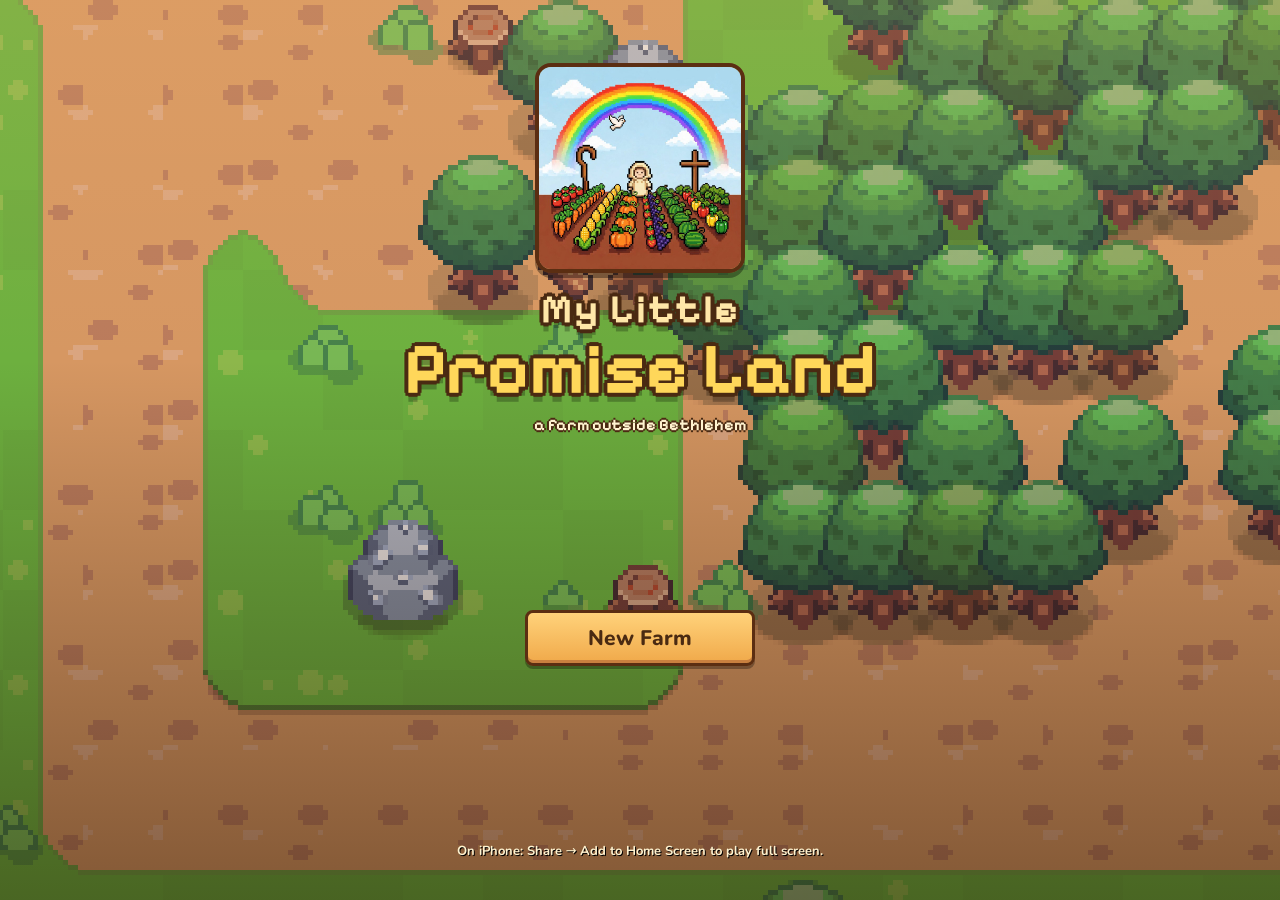
<file: public/index.html>
<!DOCTYPE html>
<html lang="en">
<head>
<meta charset="utf-8">
<meta name="viewport" content="width=device-width,initial-scale=1,maximum-scale=1,user-scalable=no,viewport-fit=cover">
<meta name="apple-mobile-web-app-capable" content="yes">
<meta name="mobile-web-app-capable" content="yes">
<meta name="apple-mobile-web-app-status-bar-style" content="black-translucent">
<meta name="apple-mobile-web-app-title" content="Promise Land">
<meta name="theme-color" content="#2a1c14">
<meta name="description" content="My Little Promise Land: a cozy farming game in Bible-times Bethlehem.">
<title>My Little Promise Land</title>
<link rel="manifest" href="manifest.webmanifest">
<link rel="apple-touch-icon" href="apple-touch-icon.png">
<link rel="icon" href="favicon.png">
<link rel="stylesheet" href="css/style.css">
</head>
<body>
<canvas id="c"></canvas>
<div id="loading"><img class="badge" src="art/logo.jpg" alt=""><span>Loading…</span></div>

<!-- HUD -->
<div id="hud">
  <button id="btnMenu" class="pbtn" aria-label="Bag">🎒</button>
  <button id="btnMap" class="pbtn" aria-label="Map">🗺️</button>
  <div id="clock" class="wood">
    <div id="cDay"></div>
    <div id="cTime"></div>
    <div id="cMoneyRow"><span class="coin">₪</span><span id="cMoney"></span></div>
  </div>
  <div id="energy" class="wood" aria-label="Energy"><div id="eTrack"><div id="eFill"></div></div><span>E</span></div>
  <div id="notes"></div>
  <div id="hotbar" class="wood"></div>
  <button id="btnA" aria-label="Use"><img alt=""></button>
  <button id="btnB" aria-label="Switch tool">⇄</button>
</div>
<div id="joy"><div id="knob"></div></div>
<div id="toasts"></div>
<div id="banner"></div>

<div id="dialog"><div class="paper"><div class="dhead"><canvas id="dPort" width="72" height="72"></canvas><div class="dname"></div></div><div class="dt"></div><div class="dch"></div></div></div>

<div id="menu"><div class="card paper">
  <div class="mhead"><div class="tabs"><div class="tab" data-tab="bag">Bag</div><div class="tab" data-tab="map">Map</div><div class="tab" data-tab="farm">Farm</div><div class="tab" data-tab="people">People</div><div class="tab" data-tab="skills">Skills</div><div class="tab" data-tab="book">Book</div><div class="tab" data-tab="opts">Options</div></div><button class="x">✕</button></div>
  <div class="mbody"></div>
</div></div>

<div id="binM"><div class="card paper">
  <div class="mhead"><div class="ttl">Shipping Bin</div><button class="x">✕</button></div>
  <div class="mbody"></div>
</div></div>

<div id="title">
  <div class="logo"><img class="badge" src="art/logo.jpg" alt="My Little Promise Land"><div class="l1">My Little</div><div class="l2">Promise Land</div><div class="l3">a farm outside Bethlehem</div></div>
  <div id="tbtns"></div>
  <div class="tip">On iPhone: Share → Add to Home Screen to play full screen.</div>
</div>

<div id="creator"><div class="card paper">
  <h2>Who are you?</h2>
  <div class="cwrap">
    <canvas id="cPrev" width="128" height="136"></canvas>
    <div class="cfields">
      <label>Your name<input id="cName" maxlength="14" autocomplete="off" autocapitalize="words" placeholder="Name"></label>
      <label>Farm name<input id="cFarm" maxlength="18" autocomplete="off" autocapitalize="words" placeholder="e.g. Olive Hill"></label>
    </div>
  </div>
  <div class="crow"><span>Hair</span><button class="arrow" id="cHairL">◀</button><b id="cHairName"></b><button class="arrow" id="cHairR">▶</button></div>
  <div class="crow"><span>Hair color</span><div class="sws" id="cHairCol"></div></div>
  <div class="crow"><span>Skin</span><div class="sws" id="cSkin"></div></div>
  <div class="crow"><span>Tunic</span><div class="sws" id="cShirt"></div></div>
  <div class="crow"><span>Trousers</span><div class="sws" id="cPants"></div></div>
  <div class="cbtns"><button class="btn alt" id="cRandom">Random</button><button class="btn" id="cStart">Start farming</button></div>
</div></div>

<div id="fade"></div>
<div id="night"><div class="stars"></div><div class="nwrap"><div class="moon"></div><div class="n1"></div><div class="n2"></div><div class="n3"></div><button class="btn" id="nGo">Good morning ☀</button></div></div>

<script src="js/core.js"></script>
<script src="js/character.js"></script>
<script src="js/world.js"></script>
<script src="js/farming.js"></script>
<script src="js/npc.js"></script>
<script src="js/town.js"></script>
<script src="js/interior.js"></script>
<script src="js/jordan.js"></script>
<script src="js/sinai.js"></script>
<script src="js/caves.js"></script>
<script src="js/craft.js"></script>
<script src="js/more.js"></script>
<script src="js/skills.js"></script>
<script src="js/game.js"></script>
</body>
</html>
</file>
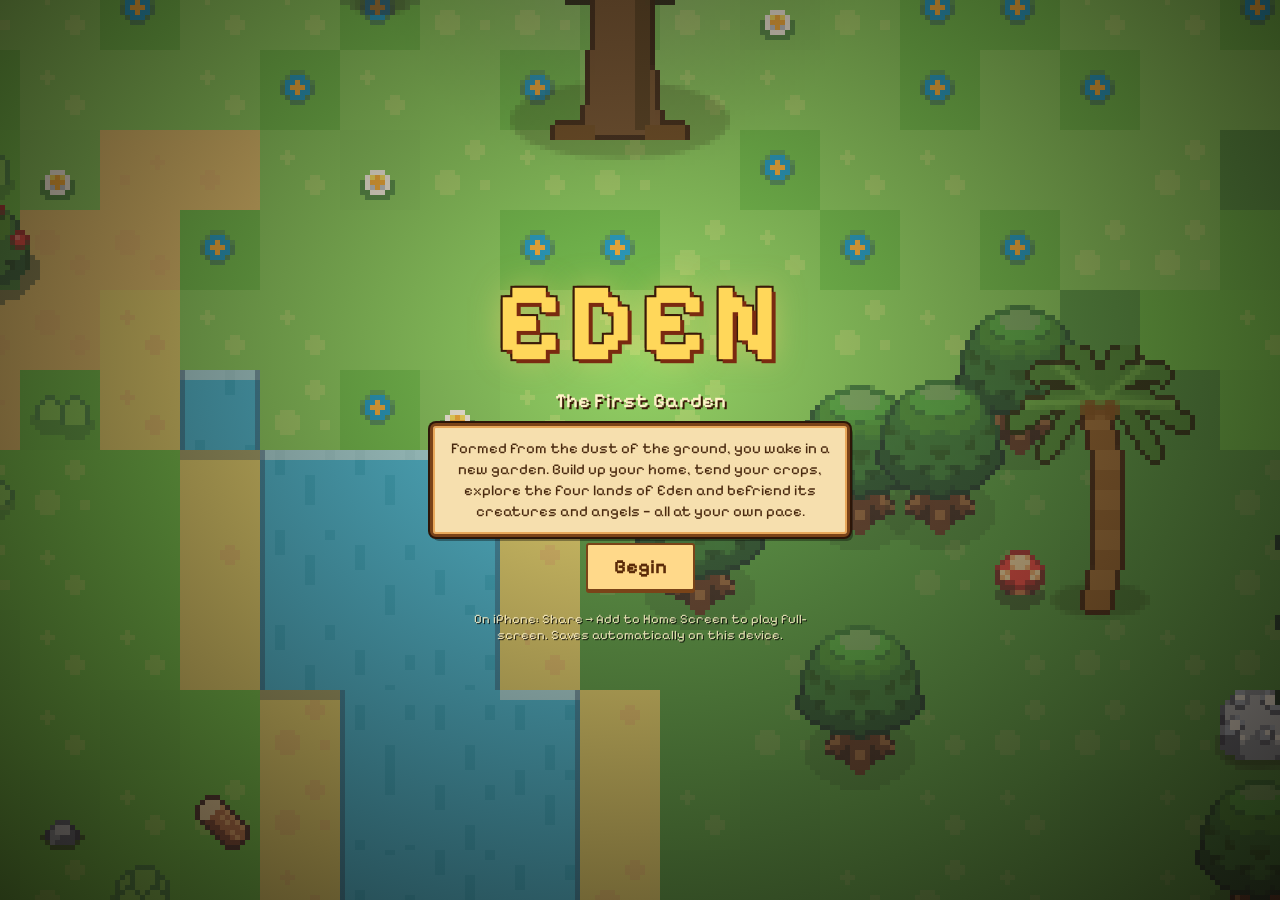
<file: public/classic.html>
<!DOCTYPE html>
<html lang="en">
<head>
<meta charset="utf-8">
<meta name="viewport" content="width=device-width,initial-scale=1,maximum-scale=1,user-scalable=no,viewport-fit=cover">
<meta name="apple-mobile-web-app-capable" content="yes">
<meta name="mobile-web-app-capable" content="yes">
<meta name="apple-mobile-web-app-status-bar-style" content="black-translucent">
<meta name="apple-mobile-web-app-title" content="Eden">
<meta name="theme-color" content="#2b1a0e">
<meta name="description" content="A pixel-art farming game set in the Garden of Eden.">
<link rel="manifest" href="manifest.webmanifest">
<link rel="apple-touch-icon" href="apple-touch-icon.png">
<link rel="icon" href="icon-192.png">
<meta property="og:title" content="Eden: The First Garden">
<meta property="og:description" content="Farm, craft, fish, name every living creature, and keep the one command.">
<meta property="og:image" content="og.png">
<title>Eden: The First Garden</title>
<link rel="preconnect" href="https://fonts.googleapis.com">
<link href="https://fonts.googleapis.com/css2?family=Pixelify+Sans:wght@400;600;700&display=swap" rel="stylesheet">
<style>
*{box-sizing:border-box}
html,body{margin:0;height:100%;overflow:hidden;background:#1a120a;color:#4a2a10;touch-action:none;-webkit-user-select:none;user-select:none;-webkit-touch-callout:none;-webkit-tap-highlight-color:transparent;font-family:'Pixelify Sans',ui-monospace,monospace;overscroll-behavior:none}
#c{position:fixed;inset:0;width:100vw;height:100vh;display:block;image-rendering:pixelated}
img.px,canvas.px{image-rendering:pixelated}
.pn{background:#f6dfae;border:3px solid #7a4318;box-shadow:inset 0 0 0 2px #e8a85a,inset 0 0 0 4px #f6dfae,0 0 0 2px #2c1608,3px 4px 0 rgba(0,0,0,.35);border-radius:6px;color:#4a2a10}
.pbtn{font:inherit;font-weight:700;width:42px;height:42px;font-size:20px;display:flex;align-items:center;justify-content:center;cursor:pointer;color:#7a2a10;padding:0}
#hud{position:fixed;left:0;right:0;top:0;display:flex;justify-content:space-between;align-items:flex-start;padding:calc(env(safe-area-inset-top) + 8px) calc(env(safe-area-inset-right) + 8px) 0 calc(env(safe-area-inset-left) + 8px);pointer-events:none;gap:8px;z-index:5}
#topL{display:flex;gap:6px;align-items:flex-start;pointer-events:auto}
#tracker{padding:5px 9px;font-size:12px;line-height:1.35;max-width:220px;cursor:pointer}
#tracker b{color:#8a2a10;font-size:12px}
#tracker .ok{opacity:.5;text-decoration:line-through}
#topR{display:flex;gap:6px;align-items:flex-start;pointer-events:auto}
#clock{padding:5px 10px;text-align:right;line-height:1.25;min-width:118px}
#cDate{font-size:13px;font-weight:700;color:#7a2a10}
#cTime{font-size:15px;font-weight:700}
#cGold{margin-top:3px;background:#3a2410;color:#ffd75a;border-radius:3px;padding:1px 6px;font-size:14px;font-weight:700;text-align:right;box-shadow:inset 0 0 0 1px #000}
#bars{position:fixed;right:calc(env(safe-area-inset-right) + 6px);top:calc(50% - 70px);display:flex;gap:4px;z-index:5;pointer-events:none}
.vbar{width:18px;height:120px;position:relative;background:#3a2410;border:2px solid #7a4318;box-shadow:0 0 0 2px #2c1608;border-radius:4px;overflow:hidden}
.vbar .fill{position:absolute;left:2px;right:2px;bottom:2px;border-radius:2px;transition:height .2s,background .3s}
.vbar span{position:absolute;left:0;right:0;top:1px;text-align:center;font-size:11px;font-weight:700;color:#ffe9a8;text-shadow:0 1px 0 #000;z-index:2}
#toolbar{position:fixed;left:50%;transform:translateX(-50%);bottom:calc(env(safe-area-inset-bottom) + 6px);display:grid;grid-template-columns:repeat(12,40px);gap:3px;padding:5px;z-index:6}
.slot{width:40px;height:40px;background:#f9e8c4;box-shadow:inset 0 0 0 2px #c98a4a;border-radius:3px;position:relative;display:flex;align-items:center;justify-content:center;cursor:pointer}
.slot img{width:32px;height:32px;image-rendering:pixelated;pointer-events:none}
.slot .n{position:absolute;right:2px;bottom:0;font-size:12px;font-weight:700;color:#fff;text-shadow:1px 1px 0 #000,-1px -1px 0 #000,1px -1px 0 #000,-1px 1px 0 #000;pointer-events:none}
.slot .k{position:absolute;left:2px;top:0;font-size:9px;opacity:.5;pointer-events:none}
.slot.sel{box-shadow:inset 0 0 0 3px #d9381e,0 0 0 1px #d9381e}
.slot.sw{box-shadow:inset 0 0 0 3px #2a7ad9}
.wbar{position:absolute;left:4px;right:4px;bottom:3px;height:3px;background:#3a2410}.wbar i{display:block;height:100%;background:#4aa8ff}
#ctrl{position:fixed;right:calc(env(safe-area-inset-right) + 34px);bottom:calc(env(safe-area-inset-bottom) + 66px);width:160px;height:140px;z-index:5}
.cbtn{position:absolute;border-radius:50%;display:flex;flex-direction:column;align-items:center;justify-content:center;background:#f6dfae;border:3px solid #7a4318;box-shadow:inset 0 0 0 2px #e8a85a,0 0 0 2px #2c1608,2px 3px 0 rgba(0,0,0,.4);cursor:pointer;touch-action:none;font-weight:700;color:#7a2a10}
.cbtn small{font-size:11px;margin-top:-2px}
.cbtn.dn{transform:scale(.92);background:#e8c88a}
#btnUse{right:0;bottom:0;width:80px;height:80px}
#btnUse img{width:36px;height:36px;image-rendering:pixelated}
#btnAct{left:0;top:0;width:64px;height:64px;font-size:22px}
#joy{position:fixed;width:120px;height:120px;border-radius:50%;border:3px solid rgba(255,240,200,.5);background:rgba(60,30,10,.25);display:none;pointer-events:none;z-index:4}
#joy.fixed{left:calc(env(safe-area-inset-left) + 18px);bottom:calc(env(safe-area-inset-bottom) + 66px)}
#bJournal.new{animation:bob .6s infinite;background:#ffd98a}
#knob{position:absolute;left:33px;top:33px;width:54px;height:54px;border-radius:50%;background:#f6dfae;border:3px solid #7a4318;opacity:.85}
#pickups{position:fixed;left:calc(env(safe-area-inset-left) + 8px);top:calc(env(safe-area-inset-top) + 150px);display:flex;flex-direction:column;gap:4px;z-index:6;pointer-events:none}
.pu{display:flex;align-items:center;gap:6px;padding:3px 9px 3px 4px;font-size:13px;font-weight:600;animation:pin .2s ease-out}
.pu img{width:24px;height:24px;image-rendering:pixelated}
@keyframes pin{from{opacity:0;transform:translateX(-16px)}to{opacity:1}}
#toasts{position:fixed;left:50%;transform:translateX(-50%);top:40%;display:flex;flex-direction:column;align-items:center;gap:5px;pointer-events:none;z-index:7;width:92vw}
.toast{padding:6px 12px;font-size:14px;max-width:380px;text-align:center;animation:pin .2s}
.toast.whisper{background:#2a1838;color:#e6d4ff;border-color:#5a3a7a;box-shadow:0 0 0 2px #120818;font-style:italic}
.toast.tip{background:#e8f4ff;border-color:#2a5a8a;color:#1a3a5a}
#banner{position:fixed;left:50%;top:30%;transform:translate(-50%,-50%);font-size:26px;font-weight:700;color:#ffe9a8;text-shadow:2px 2px 0 #3a1a08,-2px -2px 0 #3a1a08,2px -2px 0 #3a1a08,-2px 2px 0 #3a1a08;opacity:0;transition:opacity .7s;pointer-events:none;text-align:center;white-space:nowrap;z-index:6}
#banner.on{opacity:1}
#dialog{position:fixed;left:50%;transform:translateX(-50%);bottom:calc(env(safe-area-inset-bottom) + 10px);width:min(640px,96vw);display:none;gap:6px;z-index:20;cursor:pointer;align-items:stretch}
#dialog.on{display:flex}
#dialog .dbox{flex:1;padding:12px 14px 14px;min-height:118px;position:relative}
#dialog .dt{font-size:17px;line-height:1.35;color:#3a1e08}
#dialog .dref{font-size:12px;opacity:.65;margin-top:5px}
#dialog .dch{display:flex;flex-direction:column;gap:5px;margin-top:8px}
#dialog .dch button{font:inherit;font-size:16px;padding:7px 10px;border:2px solid #c98a4a;background:#fbefd2;color:#3a1e08;text-align:left;cursor:pointer;border-radius:3px}
#dialog .dch button:hover{background:#ffd98a}
#dialog .dnext{position:absolute;right:10px;bottom:4px;font-size:14px;color:#d9381e;animation:bob .8s infinite}
@keyframes bob{50%{transform:translateY(3px)}}
#dialog .dport{width:112px;flex:none;display:flex;flex-direction:column;align-items:center;justify-content:center;padding:6px}
#dialog .dport canvas{width:88px;height:88px;image-rendering:pixelated;background:#e8c88a;border:2px solid #7a4318}
#dialog .dn{font-weight:700;font-size:13px;margin-top:4px;text-align:center;color:#7a2a10}
#dialog.noport .dport{display:none}
#dialog.god .dbox{background:#fff4d2}#dialog.god .dt{color:#5a3a00}
#dialog.serpent .dbox{background:#e8f0d8}#dialog.serpent .dt{font-style:italic;color:#2a3a1a}
#modal{position:fixed;inset:0;background:rgba(20,10,0,.45);display:none;align-items:center;justify-content:center;z-index:30;padding:calc(env(safe-area-inset-top) + 8px) 8px calc(env(safe-area-inset-bottom) + 8px)}
#modal.on{display:flex}
.mcard{width:min(600px,100%);max-height:100%;display:flex;flex-direction:column;overflow:hidden}
.mhead{display:flex;align-items:flex-end;gap:4px;padding:6px 6px 0;border-bottom:3px solid #c98a4a}
.tabs{display:flex;gap:3px;flex:1;overflow-x:auto;scrollbar-width:none}
.tab{padding:6px 9px;font-size:14px;font-weight:700;cursor:pointer;background:#e8c88a;border:2px solid #c98a4a;border-bottom:none;border-radius:4px 4px 0 0;white-space:nowrap;color:#7a4318}
.tab.on{background:#fff2d0;color:#a0220a}
.x{width:34px;height:34px;display:flex;align-items:center;justify-content:center;cursor:pointer;font-size:18px;font-weight:700;color:#fff;background:#c0392b;border:2px solid #6a1a10;border-radius:4px;margin-bottom:4px;flex:none}
.mbody{padding:10px;overflow-y:auto;-webkit-overflow-scrolling:touch;touch-action:pan-y;font-size:15px;line-height:1.35}
.grid{display:grid;grid-template-columns:repeat(auto-fill,44px);gap:3px;justify-content:center}
.grid .slot{width:44px;height:44px}
.h3{font-weight:700;color:#a0220a;font-size:16px;margin:10px 0 6px}
.h3:first-child{margin-top:0}
.row{display:flex;align-items:center;gap:8px;padding:6px;background:#fbefd2;border:2px solid #e2b77a;border-radius:4px;margin-bottom:5px}
.row img{width:32px;height:32px;image-rendering:pixelated;flex:none}
.row .grow{flex:1;min-width:0}
.row .t1{font-weight:700;font-size:15px}
.row .t2{font-size:13px;opacity:.8}
.req{font-size:13px}.req .have{color:#2a7a1a}.req .lack{color:#b0281a}
.btn{font:inherit;font-size:14px;font-weight:700;padding:6px 10px;border:2px solid #7a4318;background:#ffd98a;color:#5a2a08;cursor:pointer;white-space:nowrap;border-radius:3px;box-shadow:0 2px 0 #7a4318}
.btn:active{transform:translateY(2px);box-shadow:none}
.btn:disabled{opacity:.4;cursor:default}
.btn.alt{background:#fbefd2}
.detail{background:#fff2d0;border:2px solid #c98a4a;border-radius:4px;padding:8px;margin-top:8px;display:flex;gap:10px;align-items:center}
.detail img{width:40px;height:40px;image-rendering:pixelated}
.muted{opacity:.7;font-size:13px}
.hearts{color:#d9381e;font-size:11px;letter-spacing:-1px}
input.name{font:inherit;font-size:18px;padding:8px 10px;border:2px solid #7a4318;background:#fff8e6;color:#3a1e08;width:100%;-webkit-user-select:text;user-select:text;border-radius:3px}
#title{position:fixed;inset:0;z-index:40;display:flex;flex-direction:column;align-items:center;justify-content:center;background:radial-gradient(ellipse at 50% 40%,rgba(255,220,120,.18),rgba(20,12,4,.78));text-align:center;padding:20px}
#title h1{font-size:min(22vw,110px);margin:0;letter-spacing:6px;color:#ffd75a;text-shadow:4px 4px 0 #7a2a10,-2px -2px 0 #3a1a08,2px -2px 0 #3a1a08,-2px 2px 0 #3a1a08,0 0 30px rgba(255,210,110,.5);font-weight:700}
#title h2{font-weight:600;font-size:20px;margin:0 0 10px;color:#fff2c8;text-shadow:2px 2px 0 #3a1a08}
#title .card{max-width:420px;padding:12px 16px;font-size:15px;line-height:1.4}
#title .btn{font-size:20px;padding:10px 26px;margin:6px}
#title .tip{font-size:13px;color:#fff2c8;opacity:.8;margin-top:14px;max-width:340px;text-shadow:1px 1px 0 #000}
#fade{position:fixed;inset:0;background:#000;opacity:0;pointer-events:none;transition:opacity 1s;z-index:35}
#fade.on{opacity:1}
#fall{position:fixed;inset:0;z-index:45;background:#0a0604;display:none;flex-direction:column;align-items:center;justify-content:center;text-align:center;padding:30px;gap:12px;color:#e8d8b8}
#fall.on{display:flex}
#fall h1{color:#d9a24a;font-size:34px;margin:0}
#fall p{max-width:440px;line-height:1.5;font-size:16px;opacity:.9}
#fall .btn{min-width:260px;font-size:16px}
#summary{position:fixed;inset:0;z-index:38;display:none;align-items:center;justify-content:center;background:rgba(10,6,2,.85)}
#summary.on{display:flex}
#summary .pn{width:min(420px,92vw);padding:14px}
.nameb{display:inline-block;padding:1px 7px;background:#3a2410;color:#ffd75a;border-radius:3px;font-weight:700}
canvas.map{width:100%;max-width:440px;image-rendering:pixelated;border:3px solid #7a4318;display:block;margin:0 auto}
@media (orientation:portrait){
 #toolbar{grid-template-columns:repeat(6,40px)}
 #ctrl{bottom:calc(env(safe-area-inset-bottom) + 112px);right:calc(env(safe-area-inset-right) + 12px)}
 #joy.fixed{bottom:calc(env(safe-area-inset-bottom) + 112px)}
 #bars{top:calc(env(safe-area-inset-top) + 100px)}
}
</style>
</head>
<body>
<canvas id="c"></canvas>
<div id="hud">
  <div id="topL"><div class="pn pbtn" id="bJournal" title="Journal">!</div><div id="tracker" class="pn"></div></div>
  <div id="topR"><div id="clock" class="pn"><div id="cDate"></div><div id="cTime"></div><div id="cGold"></div></div><div class="pn pbtn" id="bMenu" title="Menu">☰</div></div>
</div>
<div id="bars"><div class="vbar" id="hpBar"><span>♥</span><div class="fill"></div></div><div class="vbar" id="enBar"><span>E</span><div class="fill"></div></div></div>
<div id="toolbar" class="pn"></div>
<div id="pickups"></div>
<div id="toasts"></div>
<div id="banner"></div>
<div id="joy"><div id="knob"></div></div>
<div id="ctrl">
  <div id="btnAct" class="cbtn"><span id="actIc">✋</span><small id="actLb">Act</small></div>
  <div id="btnUse" class="cbtn"><img id="useImg" alt=""><small>Use</small></div>
</div>
<div id="dialog"><div class="dbox pn"><div class="dt"></div><div class="dref"></div><div class="dch"></div><div class="dnext">▼</div></div><div class="dport pn"><canvas id="portC" width="40" height="40"></canvas><div class="dn"></div></div></div>
<div id="modal"><div class="mcard pn"><div class="mhead"><div class="tabs"></div><div class="x" id="mx">✕</div></div><div class="mbody"></div></div></div>
<div id="summary"><div class="pn" id="sumBox"></div></div>
<div id="title">
  <h1>EDEN</h1>
  <h2>The First Garden</h2>
  <div class="card pn">Formed from the dust of the ground, you wake in a new garden. Build up your home, tend your crops, explore the four lands of Eden and befriend its creatures and angels — all at your own pace.</div>
  <div id="tbtns"></div>
  <div class="tip">On iPhone: Share → Add to Home Screen to play full-screen. Saves automatically on this device.</div>
</div>
<div id="fade"></div>
<div id="fall"><h1>Cast Out</h1><p id="fallTxt"></p><button class="btn" id="fallGo">Go east of Eden (Act 2)</button><button class="btn alt" id="fallBack">Return to this morning</button></div>

<script>
(()=>{
'use strict';
// =============== CONSTANTS & UTILS ===============
const TS=16,CX=55,CY=55,GY=40;
let W=110,H=110;
const G=0,TALL=1,WATER=2,SAND=3,STONE=4,DRY=5,DARK=6,GROVE=7,TILLED=8,PATH=9,HEDGE=10,BRIDGE=11,FLOW=12;
const REGION_NAMES={1:'The Midst of the Garden',2:'The Tending Fields',3:'The Orchard',4:'The Land of Havilah',5:'The Wild Wood',6:'East of Eden',7:'The Garden of Eden'};
const RIVERS=['the River Pishon','the River Hiddekel','the River Gihon','the River Euphrates'];
const LIFE={x:CX,y:CY-5},KNOW={x:CX,y:CY+5},TOWER={x:CX+10,y:CY+8},PAV={x:CX-6,y:CY-3};
const KEY='eden_save_v1',KEYM='eden_morning_v1';
const SEASONS=['Spring','Summer','Harvest'],SEASON_LEN=28;
const DAYNAMES=['First Day','Second Day','Third Day','Fourth Day','Fifth Day','Sixth Day','Sabbath'];
const $=s=>document.querySelector(s);
const clamp=(v,a,b)=>v<a?a:v>b?b:v;
function mulberry(a){return function(){a|=0;a=a+0x6D2B79F5|0;let t=Math.imul(a^a>>>15,1|a);t=t+Math.imul(t^t>>>7,61|t)^t;return((t^t>>>14)>>>0)/4294967296}}
function hash(x,y){let h=(x*374761393+y*668265263)|0;h=Math.imul(h^(h>>>13),1274126177);return((h^(h>>>16))>>>0)/4294967296}
function vnoise(x,y,s){const xi=Math.floor(x),yi=Math.floor(y),xf=x-xi,yf=y-yi;const o=s*1013;const a=hash(xi+o,yi),b=hash(xi+1+o,yi),c=hash(xi+o,yi+1),d=hash(xi+1+o,yi+1);const u=xf*xf*(3-2*xf),v=yf*yf*(3-2*yf);return a+(b-a)*u+(c-a)*v+(a-b-c+d)*u*v}
function fbm(x,y,s){return vnoise(x/9,y/9,s)*.6+vnoise(x/3.5,y/3.5,s+7)*.4}
const rnd=(a,b)=>a+Math.random()*(b-a),ri=(a,b)=>Math.floor(rnd(a,b+1)),pick=a=>a[Math.floor(Math.random()*a.length)];
const idx=(x,y)=>y*W+x,inb=(x,y)=>x>=0&&y>=0&&x<W&&y<H;
const wait=ms=>new Promise(r=>setTimeout(r,ms));
const esc=s=>String(s).replace(/[&<>"]/g,c=>({'&':'&amp;','<':'&lt;','>':'&gt;','"':'&quot;'}[c]));
const fmt=n=>Math.floor(n).toLocaleString();

// =============== DATA ===============
const TIERS=['Stone','Gold','Onyx'];
const ITEMS={
 wood:{n:'Wood',p:2,d:'Timber from the trees.'},fiber:{n:'Fiber',p:1,d:'Tough plant fiber.'},stone:{n:'Stone',p:2,d:'Useful for building.'},clay:{n:'Clay',p:5,d:'Dig it from sandy ground with a hoe.'},
 gold:{n:'Gold',p:60,d:'"And the gold of that land is good." — Gen 2:12'},onyx:{n:'Onyx',p:120,d:'A banded stone from Havilah.'},bdellium:{n:'Bdellium',p:45,d:'A fragrant resin from Havilah.'},scale:{n:'Serpent Scale',p:30,d:'Shed by a serpent you drove off.'},
 apple:{n:'Apple',p:20,food:20},fig:{n:'Fig',p:24,food:22},pomegranate:{n:'Pomegranate',p:40,food:28},olive:{n:'Olives',p:22,food:12},date:{n:'Dates',p:30,food:24},grapes:{n:'Grapes',p:28,food:20},berries:{n:'Wild Berries',p:8,food:10},mushroom:{n:'Mushroom',p:15,food:12},honey:{n:'Honey',p:50,food:30},
 wheat:{n:'Wheat',p:25},barley:{n:'Barley',p:40},lentils:{n:'Lentils',p:55},onion:{n:'Onion',p:70,food:15},cucumber:{n:'Cucumber',p:50,food:15},melon:{n:'Melon',p:220,food:45},flax:{n:'Flax',p:60,d:'Spun into linen.'},leeks:{n:'Leeks',p:55,food:15},garlic:{n:'Garlic',p:85},
 milk:{n:'Milk',p:45,food:25},wool:{n:'Wool',p:70},egg:{n:'Egg',p:30},
 minnow:{n:'Minnow',p:20,col:'#b9c9d6',diff:.45},tilapia:{n:'Tilapia',p:45,col:'#7fa08c',diff:.7},barbel:{n:'Barbel',p:60,col:'#98a6b3',diff:.9},carp:{n:'Golden Carp',p:80,col:'#f2b632',diff:1.05},catfish:{n:'Catfish',p:75,col:'#6b5a48',diff:1},glimmer:{n:'Glimmerfin',p:300,col:'#a78bff',diff:1.6,d:'A rare, shining fish.'},
 bread:{n:'Bread',p:90,food:50},figcake:{n:'Fig Cake',p:120,food:60},stew:{n:'Lentil Stew',p:200,food:90},raisins:{n:'Raisin Cakes',p:150,food:55},barleyloaf:{n:'Barley Loaf',p:140,food:60},honeycake:{n:'Honey Cake',p:180,food:70},gstew:{n:'Garden Stew',p:350,food:120},oil:{n:'Olive Oil',p:160,d:'Pressed from olives.'},linen:{n:'Linen',p:220,d:'Woven from flax.'},
 seed_wheat:{n:'Wheat Seeds',seed:'wheat',col:'#e0bd5c'},seed_barley:{n:'Barley Seeds',seed:'barley',col:'#cdbf7a'},seed_lentils:{n:'Lentil Seeds',seed:'lentils',col:'#c47a3a'},seed_onion:{n:'Onion Sets',seed:'onion',col:'#d9a55b'},seed_cucumber:{n:'Cucumber Seeds',seed:'cucumber',col:'#5a9a3a'},seed_melon:{n:'Melon Seeds',seed:'melon',col:'#8fbf5a'},seed_flax:{n:'Flax Seeds',seed:'flax',col:'#6f9fe8'},seed_leeks:{n:'Leek Seeds',seed:'leeks',col:'#b8e08a'},seed_garlic:{n:'Garlic Cloves',seed:'garlic',col:'#f2ede0'},
 sap_fig:{n:'Fig Sapling',sap:'fig',col:'#6b3a7a'},sap_olive:{n:'Olive Sapling',sap:'olive',col:'#6f8a3a'},sap_pomegranate:{n:'Pomegranate Sapling',sap:'pomegranate',col:'#c22a3c'},sap_apple:{n:'Apple Sapling',sap:'apple',col:'#d93a2e'},sap_date:{n:'Date Palm Sapling',sap:'date',col:'#7a3e17'},
 hoe:{n:'Hoe',tool:1,tier:1,d:'Till open ground for planting. Dig clay from sand.'},can:{n:'Watering Can',tool:1,tier:1,d:'Water tilled soil. Refill at any water.'},axe:{n:'Axe',tool:1,tier:1,d:'Chop trees, stumps, twigs and thorns.'},pick:{n:'Pickaxe',tool:1,tier:1,d:'Break stones and boulders. Find gold and onyx.'},scythe:{n:'Scythe',tool:1,d:'Cut weeds and tall grass for fiber. No energy needed.'},rod:{n:'Fishing Rod',tool:1,d:'Face water and use it. Keep the fish in the green bar!'},
 staff:{n:"Shepherd's Staff",tool:1,weapon:2,d:'Swing it to drive away whispers and serpents.'},bstaff:{n:'Blessed Staff',tool:1,weapon:4,d:'A staff touched with light.'},harp:{n:'Harp',tool:1,d:'Play to restore breath and scatter the dark.'},
 campfire:{n:'Campfire',place:1,d:'Light that keeps the whispers away.'},lamp:{n:'Stone Lamp',place:1,d:'A lasting light.'},fence:{n:'Fence',place:1,d:'Keeps creatures out of your crops.'},flowerbed:{n:'Flower Bed',place:1,d:'Simply beautiful.'},bench:{n:'Bench',place:1,d:'Sit a while in the cool of the day.'},well:{n:'Well',place:1,d:'Refill your watering can at home.'},fold:{n:'Sheepfold',place:1,d:'Creatures near it grow fond of you faster.'},altar:{n:'Altar',place:1,d:'Bring an offering of your best, once a day.'},chest:{n:'Chest',place:1,d:'Stores 24 stacks of items.'},spring:{n:'Spring Stone',place:1,d:'Waters the 4 soil tiles beside it every morning.'},stonepath:{n:'Stone Path',place:'ground',d:'Lay a path. You walk faster on it.'},bridge:{n:'Bridge',place:'water',d:'Place on a river to cross it.'},
 basket:{n:'Woven Basket',perk:1,d:'Gather twice as much fruit.'},sandals:{n:'Swift Sandals',perk:1,d:'Walk faster.'},lantern:{n:'Oil Lantern',perk:1,d:'A small light that goes with you at night.'},backpack:{n:'Large Satchel',perk:1,d:'+12 inventory slots.'},
 up_e:{n:'Blessing of Strength',up:'e',d:'+30 max Energy.'},up_b:{n:'Blessing of Breath',up:'b',d:'+25 max Breath.'},
 wine:{n:'New Wine',p:260,food:40,d:'Pressed from grapes.'},cloth:{n:'Wool Cloth',p:240,d:'Woven from wool.'},
 winepress:{n:'Winepress',place:1,d:'Load 5 grapes. New wine in 2 days.'},olivepress:{n:'Olive Press',place:1,d:'Load 5 olives. Oil the next day.'},loom:{n:'Loom',place:1,d:'Load 2 wool or 3 flax. Cloth the next day.'},beehive:{n:'Beehive',place:1,d:'Makes honey every 3 days.'},arch:{n:'Garden Arch',place:1,d:'A flowered arch to walk beneath.'},wall:{n:'Stone Wall',place:1,d:'A low wall of fitted stones.'},
};
const UPG=['hoe','can','axe','pick'];
const RECIPES=[
 {id:'chest',need:{wood:40}},{id:'winepress',need:{wood:40,stone:20}},{id:'olivepress',need:{stone:40,wood:10}},{id:'loom',need:{wood:30,fiber:20}},{id:'beehive',need:{wood:20,fiber:10,honey:1}},{id:'arch',need:{wood:15,fiber:10}},{id:'wall',need:{stone:3},n:2},{id:'campfire',need:{wood:10,stone:10,fiber:10}},{id:'fence',need:{wood:2},n:2},{id:'stonepath',need:{stone:2},n:4},{id:'spring',need:{stone:15,clay:5,bdellium:1}},
 {id:'staff',need:{wood:15,fiber:10}},{id:'rod',need:{wood:10,fiber:15}},{id:'bridge',need:{wood:25,fiber:10}},{id:'well',need:{stone:40,clay:10}},{id:'flowerbed',need:{clay:2,fiber:5}},{id:'bench',need:{wood:15}},{id:'fold',need:{stone:30,wood:10}},{id:'altar',need:{stone:25}},{id:'lamp',need:{stone:10,bdellium:1}},{id:'lantern',need:{clay:5,olive:5}},{id:'harp',need:{wood:20,gold:2,wool:3}},
 {id:'bread',need:{wheat:3}},{id:'figcake',need:{fig:3,honey:1}},{id:'stew',need:{lentils:3,mushroom:2}},
 {id:'barleyloaf',need:{barley:3},k:1},{id:'raisins',need:{grapes:4},k:1},{id:'honeycake',need:{wheat:2,honey:1,egg:1},k:1},{id:'gstew',need:{onion:1,leeks:1,lentils:2,garlic:1},k:1},
];
const MACH={winepress:{rec:[{in:'grapes',n:5,out:'wine'}],days:2},olivepress:{rec:[{in:'olive',n:5,out:'oil'}],days:1},loom:{rec:[{in:'wool',n:2,out:'cloth'},{in:'flax',n:3,out:'linen'}],days:1},beehive:{auto:'honey',days:3}};
const MSHOP=[{id:'staff',p:250},{id:'bstaff',p:1500},{id:'lantern',p:400},{id:'campfire',p:120},{id:'up_b',p:1000}];
const TEMPT=['All this could be yours. Only bow.','Did He truly say you would die?','You were made for more than gardening.','Take, eat. Who would ever know?'];
const SHOP=[
 {id:'seed_wheat',p:10},{id:'seed_barley',p:15},{id:'seed_lentils',p:20},{id:'seed_onion',p:25},{id:'seed_cucumber',p:20},{id:'seed_melon',p:60},{id:'seed_flax',p:25},{id:'seed_leeks',p:20},{id:'seed_garlic',p:30},
 {id:'sap_fig',p:250},{id:'sap_olive',p:250},{id:'sap_pomegranate',p:350},{id:'sap_apple',p:200},{id:'sap_date',p:300},
 {id:'backpack',p:800},{id:'basket',p:500},{id:'sandals',p:600},{id:'up_e',p:1000},
];
const CROPS={wheat:{days:4,n:[1,2],s:[0,2]},barley:{days:6,n:[1,2],s:[0,2]},lentils:{days:6,n:[1,3],s:[0]},onion:{days:7,n:[1,2],s:[0]},cucumber:{days:6,n:[1,3],s:[0,1]},melon:{days:12,n:[1,1],s:[1]},flax:{days:7,n:[1,3],s:[1]},leeks:{days:6,n:[1,2],s:[1,2]},garlic:{days:8,n:[1,3],s:[2]}};
const CROPV={wheat:['grain','#e0bd5c'],barley:['grain','#d6c98a'],lentils:['bush','#c47a3a'],onion:['bulb','#d9a55b'],cucumber:['vine','#5a9a3a'],melon:['big','#8fbf5a'],flax:['flower','#6f9fe8'],leeks:['tall','#eef4d8'],garlic:['bulb','#f2ede0']};
const FEED=['wheat','barley','berries','apple','fig','date','grapes','cucumber','melon','leeks','pomegranate','olive'];
const HOME_LV=[null,{n:'Bower',fw:3,fh:2},{n:'Cottage',fw:3,fh:2,need:{wood:100,stone:60,clay:20},cost:1000,d:'A cottage with a kitchen for cooking new foods, and room for two.'},{n:'House',fw:3,fh:2,need:{wood:200,stone:150,gold:10,onyx:3},cost:5000,d:'A lasting house. Its light drives the whispers far away at night. +25 max Breath.'}];
const ANIMALS=[
 {id:'sheep',r:2,real:'Sheep',n:3,prod:'wool'},{id:'cow',r:2,real:'Cattle',n:3,prod:'milk'},{id:'goat',r:2,real:'Goat',n:2,prod:'milk'},{id:'chicken',r:2,real:'Fowl',n:3,prod:'egg'},{id:'rabbit',r:2,real:'Hare',n:2},{id:'horse',r:2,real:'Horse',n:2},{id:'dog',r:2,real:'Dog',n:1},
 {id:'deer',r:3,real:'Deer',n:2},{id:'dove',r:3,real:'Dove',n:2},{id:'peacock',r:3,real:'Peacock',n:2},{id:'fox',r:3,real:'Fox',n:2},{id:'squirrel',r:3,real:'Squirrel',n:2},{id:'butterfly',r:3,real:'Butterfly',n:3},
 {id:'lion',r:4,real:'Lion',n:2},{id:'eagle',r:4,real:'Eagle',n:2},{id:'camel',r:4,real:'Camel',n:2},{id:'bear',r:4,real:'Bear',n:2},{id:'leopard',r:4,real:'Leopard',n:1},{id:'ram',r:4,real:'Ram',n:2,prod:'wool'},
 {id:'elephant',r:5,real:'Elephant',n:2},{id:'giraffe',r:5,real:'Giraffe',n:2},{id:'hippo',r:5,real:'Behemoth',n:1},{id:'monkey',r:5,real:'Ape',n:2},{id:'tortoise',r:5,real:'Tortoise',n:2},{id:'frog',r:5,real:'Frog',n:2},{id:'hedgehog',r:5,real:'Hedgehog',n:2},{id:'owl',r:5,real:'Owl',n:2},
];
const SPC={};ANIMALS.forEach(a=>SPC[a.id]=a);
const EAST_ANIMALS=['sheep','goat','cow','chicken','dog','camel','rabbit','fox','dove','owl','ram'];
const WHISPERS=['Did God really say…?','You are alone out here.','Surely He is keeping something from you.','Why work? Lie down and rest forever.','You could be like Him…','No one sees you in the dark.','The fruit in the midst is the sweetest of all.','He gave you rules. Is that love?'];
const WHISPERS_FALL=['He sent you away. Why keep trying?','The ground hates you now.','You will never see the garden again.','Your work is dust. You are dust.'];
const EVE_LINES={day:['Every morning the garden looks new again. Do you think it ever gets old to Him?','I named a flower today. Don’t tell the animals — they’ll want one too.','The rivers sound like singing, if you listen long enough.','Shamar says gold is good. I like the onyx more — it has stripes, like the evening.','You till, I’ll water. That’s a fair trade, isn’t it?','The lion let me touch his mane this morning. He purred like the little ones.','Remember to rest on the seventh day. Even He rested.'],
 night:['It’s dark. Let’s stay close to the fire.','I can hear the whispers sometimes. I don’t listen to them.','The stars are so many. Do you think He named them too?'],
 fall:['He still walks with us, even here. I can feel it.','The ground is hard, but it still gives bread, if we work it together.','I miss the garden. But I’m glad I’m not out here alone.','Thorns again. I’ll clear the ones by the house.']};

// =============== STATE ===============
let tiles,reg,objs,wet,state,player,eve=null,animals=[],enemies=[],parts=[],floats=[],drops=[];
const maps={};let curMap='eden';
const NPCS=[{id:'shamar',name:'Shamar',x:0,y:0},{id:'gabriel',name:'Gabriel',x:PAV.x+2.3,y:PAV.y+.7},{id:'michael',name:'Michael',x:TOWER.x+2.3,y:TOWER.y+.7}];
const shamar=NPCS[0];const npcsHere=()=>curMap==='eden'?NPCS:NPCS.slice(0,1);
let GT=0,fish=null,questBusy=false,lastRegion=-1,modalOpen=false,titleOpen=true,fallOpen=false,sleeping=false,summaryOpen=false;
function freshState(){return{v:3,day:1,time:360,q:0,fq:0,done:{},bounty:0,inv:new Array(24).fill(null),slot:0,tier:{hoe:0,can:0,axe:0,pick:0},perks:{},bless:500,earned:0,water:40,energy:200,breath:100,maxE:200,maxB:100,
 unlocked:{1:1,2:1,3:1,4:1,5:1},names:{},hearts:{},fedDay:{},petDay:{},tips:{},shipped:[],
 stats:{walked:0,got:{},crafted:{},placed:{},twigs:0,stones:0,weeds:0,tilled:0,planted:0,watered:0,harvested:0,shipped:0,sold:0,slept:0,dispelled:0,fish:0,resisted:0,serpents:0,eveTalk:0,saplings:0,products:0,sabbaths:0,requests:0,thorns:0,offer:0,made:0,tempters:0,cropKinds:{}},
 fs:{},visited:{},lifeDay:0,prayDay:0,guardDay:0,serpentDay:0,offerDay:0,whispers:false,px:0,py:0,sound:true,music:true,flags:{},ups:{e:0,b:0},mist:{},
 fallen:false,map:'eden',eve:{met:false,mode:'follow'},req:null,sabbathWorked:false}}
const st=()=>state.stats;
function bump(k,n=1){st()[k]=(st()[k]||0)+n;if(state.fallen)state.fs[k]=(state.fs[k]||0)+n}
const fsv=k=>state.fs[k]||0;
const season=()=>Math.floor((state.day-1)/SEASON_LEN)%3,sday=()=>(state.day-1)%SEASON_LEN+1,isSabbath=()=>state.day%7===0;

// =============== WORLD GEN ===============
const rxN=y=>CX+Math.round(2.5*Math.sin(y*.17)+1.5*Math.sin(y*.05+1)),rxS=y=>CX+Math.round(2.5*Math.sin(y*.15+2)+1.5*Math.sin(y*.07));
const ryE=x=>CY+Math.round(2.5*Math.sin(x*.16+1)+1.5*Math.sin(x*.06)),ryW=x=>CY+Math.round(2.5*Math.sin(x*.14+3)+1.5*Math.sin(x*.08+2));
function riverAt(x,y){if(curMap!=='eden')return null;const d=Math.hypot(x-CX,y-CY);if(d<9.5)return null;let best=99,id=-1;
 if(y<CY){const o=Math.abs(x-rxN(y));if(o<best){best=o;id=0}}if(y>CY){const o=Math.abs(x-rxS(y));if(o<best){best=o;id=2}}
 if(x>CX){const o=Math.abs(y-ryE(x));if(o<best){best=o;id=1}}if(x<CX){const o=Math.abs(y-ryW(x));if(o<best){best=o;id=3}}return best<=2?[id,best]:null}
function quad(x,y){const north=y<(x>=CX?ryE(x):ryW(x));const west=x<(y<CY?rxN(y):rxS(y));return north?(west?3:4):(west?2:5)}
function O(i,o){objs[i]=o}
function clearArea(cx,cy,r){for(let y=cy-r;y<=cy+r;y++)for(let x=cx-r;x<=cx+r;x++){if(!inb(x,y)||Math.hypot(x-cx,y-cy)>r)continue;const i=idx(x,y);if(tiles[i]!==WATER&&tiles[i]!==SAND&&tiles[i]!==HEDGE)tiles[i]=G;objs[i]=null}}
function carvePath(x0,y0,x1,y1){const n=Math.max(Math.abs(x1-x0),Math.abs(y1-y0));for(let k=0;k<=n;k++){const x=Math.round(x0+(x1-x0)*k/n),y=Math.round(y0+(y1-y0)*k/n);for(const [ax,ay] of [[x,y],[x+1,y]]){const i=idx(ax,ay);if(tiles[i]!==WATER&&tiles[i]!==SAND&&tiles[i]!==HEDGE){tiles[i]=PATH;objs[i]=null}}}}
function foot(x,y,w,h,main){const hw=Math.floor(w/2);for(let yy=y-h+1;yy<=y;yy++)for(let xx=x-hw;xx<=x+hw;xx++){if(!inb(xx,yy))continue;objs[idx(xx,yy)]=(xx===x&&yy===y)?main:{t:'block',mx:x,my:y}}}
function pond(cx,cy,r){for(let y=cy-4;y<=cy+4;y++)for(let x=cx-5;x<=cx+5;x++){if(!inb(x,y))continue;const d=Math.hypot((x-cx)*.85,y-cy),i=idx(x,y);if(d<r){tiles[i]=WATER;objs[i]=null}else if(d<r+.9&&tiles[i]!==WATER){tiles[i]=SAND;objs[i]=null}}}
function debris(R,home,r0,rmax,dens){for(let y=home.y-rmax;y<=home.y+rmax;y++)for(let x=home.x-rmax;x<=home.x+rmax;x++){if(!inb(x,y))continue;const i=idx(x,y),d=Math.hypot(x-home.x,y-home.y);if(d<3.2||d>rmax||reg[i]!==r0||objs[i])continue;const t=tiles[i];if(t!==G&&t!==FLOW&&t!==DRY&&t!==TALL)continue;if(Math.abs(x-home.x)<=1&&y>home.y&&y<home.y+4)continue;
 const r=R();if(r<dens*.35)O(i,{t:'weed'});else if(r<dens*.6)O(i,{t:'twig'});else if(r<dens*.85)O(i,{t:'pebble'});else if(r<dens*.92)O(i,{t:'rock',hp:4})}}
function genEden(){
 W=110;H=110;tiles=new Uint8Array(W*H);reg=new Uint8Array(W*H);objs=new Array(W*H).fill(null);wet=new Uint8Array(W*H);
 const HOME={x:CX-20,y:CY+18},STORE={x:CX-11,y:CY+13};const R=mulberry(777);
 for(let y=0;y<H;y++)for(let x=0;x<W;x++){const i=idx(x,y),d=Math.hypot(x-CX,y-CY);
  if(x<3||y<3||x>=W-3||y>=H-3){tiles[i]=HEDGE;reg[i]=quad(x,y);continue}
  if(d<2.6){tiles[i]=WATER;reg[i]=1;continue}
  if(d<10){tiles[i]=d<3.6?SAND:(hash(x,y)<.2?FLOW:GROVE);reg[i]=1;continue}
  const rv=riverAt(x,y);if(rv&&rv[1]<=1){tiles[i]=WATER;reg[i]=0;continue}
  const q=quad(x,y);reg[i]=q;if(rv){tiles[i]=SAND;continue}
  const n=fbm(x,y,1),n2=fbm(x,y,2);let t;
  if(q===2)t=n>.63?TALL:(n2>.7?FLOW:G);else if(q===3)t=n2>.6?FLOW:(n>.7?TALL:G);else if(q===4)t=n>.52?STONE:(n2>.7?TALL:DRY);else t=n>.56?TALL:DARK;tiles[i]=t}
 clearArea(HOME.x,HOME.y,13);clearArea(STORE.x,STORE.y,3);pond(HOME.x-6,HOME.y-6,2.3);
 carvePath(HOME.x,HOME.y+1,CX-6,CY+6);carvePath(STORE.x,STORE.y+1,STORE.x,STORE.y+4);
 for(let y=3;y<H-3;y++)for(let x=3;x<W-3;x++){const i=idx(x,y),t=tiles[i],q=reg[i];if(q<2||t===PATH||t===SAND||t===WATER||t===HEDGE)continue;
  if(Math.hypot(x-HOME.x,y-HOME.y)<13.5||Math.hypot(x-STORE.x,y-STORE.y)<3.5)continue;const r=R();
  if(q===2){if(r<.03)O(i,{t:'tree',k:'oak',hp:6});else if(r<.04)O(i,{t:'bush',n:2});else if(r<.055)O(i,{t:'twig'});else if(r<.07)O(i,{t:'pebble'});else if(r<.09)O(i,{t:'weed'});else if(r<.094)O(i,{t:'fruit',k:R()<.5?'fig':'apple',n:2})}
  else if(q===3){if(r<.07)O(i,{t:'fruit',k:['fig','pomegranate','apple','olive','date'][Math.floor(R()*5)],n:3});else if(r<.085)O(i,{t:'vine',n:3});else if(r<.091)O(i,{t:'hive',n:1});else if(r<.1)O(i,{t:'tree',k:'oak',hp:6});else if(r<.115)O(i,{t:'twig'});else if(r<.125)O(i,{t:'weed'})}
  else if(q===4){if(r<.06)O(i,{t:'rock',hp:4});else if(r<.072)O(i,{t:'gold',hp:5});else if(r<.079)O(i,{t:'onyx',hp:6});else if(r<.104)O(i,{t:'tree',k:'cedar',hp:8});else if(r<.114)O(i,{t:'resin',n:2});else if(r<.13)O(i,{t:'pebble'});else if(r<.14)O(i,{t:'twig'})}
  else if(q===5){if(r<.1)O(i,{t:'tree',k:R()<.35?'palm':'jungle',hp:7});else if(r<.115)O(i,{t:'mushroom'});else if(r<.125)O(i,{t:'bush',n:2});else if(r<.145)O(i,{t:'twig'});else if(r<.155)O(i,{t:'weed'});else if(r<.16)O(i,{t:'rock',hp:4})}}
 debris(R,HOME,2,12.5,.42);
 [[-7,-8],[9,6],[-10,4],[6,-10],[11,-1]].forEach(([dx,dy])=>{const i=idx(HOME.x+dx,HOME.y+dy);if(tiles[i]!==WATER)O(i,{t:'tree',k:'oak',hp:6})});
 [[-6,6],[-8,-3]].forEach(([dx,dy])=>O(idx(HOME.x+dx,HOME.y+dy),{t:'fruit',k:'fig',n:3}));
 foot(HOME.x,HOME.y,3,2,{t:'home',lvl:1});O(idx(HOME.x+3,HOME.y),{t:'crate'});foot(STORE.x,STORE.y,3,2,{t:'store'});
 foot(LIFE.x,LIFE.y,3,2,{t:'life'});foot(KNOW.x,KNOW.y,3,2,{t:'knowledge'});O(idx(HOME.x-2,HOME.y+1),{t:'gift'});ensureLandmarks();
 maps.eden={W,H,tiles,reg,objs,wet,home:HOME,store:STORE};
}
function ensureLandmarks(){for(const [p,t] of [[TOWER,'tower'],[PAV,'pavilion']]){const m=objs[idx(p.x,p.y)];if(m&&m.t===t)continue;for(let y=p.y-2;y<=p.y+2;y++)for(let x=p.x-3;x<=p.x+3;x++){const i=idx(x,y);objs[i]=null;if(tiles[i]===WATER||tiles[i]===SAND||tiles[i]===TILLED||tiles[i]===TALL)tiles[i]=reg[i]===1?GROVE:G}foot(p.x,p.y,3,2,{t})}}
function genEast(){
 W=80;H=80;tiles=new Uint8Array(W*H);reg=new Uint8Array(W*H);objs=new Array(W*H).fill(null);wet=new Uint8Array(W*H);
 const HOME={x:18,y:GY+6},STORE={x:14,y:GY-7};const R=mulberry(99);const rx=y=>31+Math.round(2.5*Math.sin(y*.13)+1.5*Math.sin(y*.05+2));
 for(let y=0;y<H;y++)for(let x=0;x<W;x++){const i=idx(x,y);
  if(x<8){reg[i]=7;tiles[i]=(x===7&&Math.abs(y-GY)>1)||x<1?HEDGE:(hash(x,y)<.25?FLOW:GROVE);continue}
  reg[i]=6;if(y<3||y>=H-3||x>=W-3){tiles[i]=HEDGE;continue}
  const o=Math.abs(x-rx(y));if(o<=1){tiles[i]=WATER;reg[i]=0;continue}if(o===2){tiles[i]=SAND;continue}
  const n=fbm(x,y,5),n2=fbm(x,y,6);let t=n>.6?STONE:(n2>.66?TALL:DRY);if(o<7&&n2>.38)t=G;tiles[i]=t}
 clearArea(HOME.x,HOME.y,9);clearArea(STORE.x,STORE.y,3);pond(HOME.x+6,HOME.y+5,1.8);
 carvePath(HOME.x,HOME.y+1,10,GY);carvePath(STORE.x,STORE.y+1,STORE.x,STORE.y+4);
 for(let y=3;y<H-3;y++)for(let x=8;x<W-3;x++){const i=idx(x,y),t=tiles[i];if(reg[i]!==6||t===PATH||t===SAND||t===WATER||t===HEDGE)continue;
  if(Math.hypot(x-HOME.x,y-HOME.y)<9.5||Math.hypot(x-STORE.x,y-STORE.y)<3.5||(x<12&&Math.abs(y-GY)<4))continue;
  const r=R(),nearR=Math.abs(x-rx(y))<8;
  if(r<.07)O(i,{t:'thorns'});else if(r<.085)O(i,{t:'tree',k:nearR&&R()<.5?'palm':'oak',hp:6});else if(r<.11)O(i,{t:'rock',hp:4});else if(r<.12)O(i,{t:'bush',n:1});else if(r<.14)O(i,{t:'twig'});else if(r<.155)O(i,{t:'pebble'});else if(r<.158)O(i,{t:'fruit',k:'fig',n:1})}
 debris(R,HOME,6,8.5,.5);for(let k=0;k<14;k++){const x=HOME.x+ri(-8,8),y=HOME.y+ri(-8,8),i=idx(x,y);if(!objs[i]&&tiles[i]!==WATER&&tiles[i]!==SAND&&Math.hypot(x-HOME.x,y-HOME.y)>3.5)O(i,{t:'thorns'})}
 foot(HOME.x,HOME.y,3,2,{t:'home',lvl:1});O(idx(HOME.x+3,HOME.y),{t:'crate'});foot(STORE.x,STORE.y,3,2,{t:'store'});
 O(idx(8,GY),{t:'gate'});O(idx(8,GY-2),{t:'cherub'});O(idx(8,GY+2),{t:'cherub'});
 maps.east={W,H,tiles,reg,objs,wet,home:HOME,store:STORE};
}
function useMap(id){const m=maps[id];curMap=id;tiles=m.tiles;reg=m.reg;objs=m.objs;wet=m.wet;W=m.W;H=m.H;shamar.x=m.store.x+2.3;shamar.y=m.store.y+.7;lastRegion=-1}
const M=()=>maps[curMap];
function homeObj(){const h=M().home;return objs[idx(h.x,h.y)]}
const homeLvl=()=>{const o=homeObj();return o&&o.lvl||1};
function spawnAnimals(){animals=[];const R=mulberry(curMap==='eden'?4242:777);
 const at=r=>{for(let k=0;k<5000;k++){const x=3+Math.floor(R()*(W-6)),y=3+Math.floor(R()*(H-6));const i=idx(x,y);if(reg[i]===r&&!solidRaw(x,y)&&(curMap!=='eden'||Math.hypot(x-CX,y-CY)>4)&&Math.hypot(x-M().home.x,y-M().home.y)>6)return{x:x+.5,y:y+.5}}return null};
 const mk=(sp,p,r)=>({sp,x:p.x,y:p.y,r,vx:0,vy:0,t:R()*3,prodDay:0,bob:R()*6,face:false});
 if(curMap==='eden'){for(const sp of ANIMALS)for(let k=0;k<sp.n;k++){const p=at(sp.r);if(p)animals.push(mk(sp,p,sp.r))}[['lion',CX-4,CY+3],['sheep',CX-3,CY+4],['dove',CX+4,CY-3]].forEach(([s,x,y])=>animals.push(mk(SPC[s],{x:x+.5,y:y+.5},1)))}
 else for(const id of EAST_ANIMALS){const sp=SPC[id];for(let k=0;k<(sp.prod?2:1);k++){const p=at(6);if(p)animals.push(mk(sp,p,6))}}}

// =============== COLLISION ===============
const SOLIDO={tree:1,fruit:1,rock:1,gold:1,onyx:1,bush:1,vine:1,resin:1,hive:1,campfire:1,lamp:1,fence:1,home:1,store:1,life:1,knowledge:1,well:1,bench:1,fold:1,altar:1,thorns:1,gate:1,cherub:1,block:1,chest:1,crate:1,stump:1,pebble:1,twig:1,weed:0,tower:1,pavilion:1,gift:1,winepress:1,olivepress:1,loom:1,beehive:1,wall:1};
function solidRaw(x,y){if(!inb(x,y))return true;const i=idx(x,y),t=tiles[i];if(t===WATER||t===HEDGE)return true;const o=objs[i];return !!(o&&SOLIDO[o.t])}
function locked(i){return reg[i]>=2&&!state.unlocked[reg[i]]}
function solidAt(x,y){if(solidRaw(x,y))return true;return locked(idx(x,y))}
function collides(x,y,r,fn){return fn(Math.floor(x-r),Math.floor(y-r*.6))||fn(Math.floor(x+r),Math.floor(y-r*.6))||fn(Math.floor(x-r),Math.floor(y+r*.4))||fn(Math.floor(x+r),Math.floor(y+r*.4))}
function moveEnt(e,dx,dy,r,fn){if(!collides(e.x+dx,e.y,r,fn))e.x+=dx;if(!collides(e.x,e.y+dy,r,fn))e.y+=dy}
function resolve(x,y){if(!inb(x,y))return null;const o=objs[idx(x,y)];if(o&&o.t==='block')return{x:o.mx,y:o.my,o:objs[idx(o.mx,o.my)]};return{x,y,o}}

// =============== INVENTORY ===============
const cnt=id=>{let n=0;for(const s of state.inv)if(s&&s.id===id)n+=s.n;return n};
const has=id=>ITEMS[id].perk?!!state.perks[id]:cnt(id)>0;
const held=()=>state.inv[state.slot]||null;
function itemName(id){const it=ITEMS[id];return it.tier&&state.tier[id]?TIERS[state.tier[id]]+' '+it.n:it.n}
function addItem(id,n=1){const it=ITEMS[id];if(it.perk){state.perks[id]=1;if(id==='backpack'){while(state.inv.length<36)state.inv.push(null)}return 0}if(it.up)return 0;const max=it.tool?1:999;
 for(const s of state.inv)if(s&&s.id===id&&s.n<max&&n>0){const k=Math.min(n,max-s.n);s.n+=k;n-=k}
 while(n>0){const i=state.inv.findIndex(s=>!s);if(i<0)break;const k=Math.min(n,max);state.inv[i]={id,n:k};n-=k}
 refreshBar();return n}
function removeItem(id,n=1){for(let i=state.inv.length-1;i>=0&&n>0;i--){const s=state.inv[i];if(s&&s.id===id){const k=Math.min(n,s.n);s.n-=k;n-=k;if(!s.n)state.inv[i]=null}}refreshBar()}
function addOrDrop(id,n){const left=addItem(id,n);if(left>0){drops.push({id,n:left,x:player.x,y:player.y,z:0,vz:0,vx:0,vy:0,t:-2});toast('Your satchel is full!')}else pickupNote(id,n)}
function give(id,n,x,y){if(n<=0)return;st().got[id]=(st().got[id]||0)+n;const k=Math.min(n,4);for(let j=0;j<k;j++){const m=j===k-1?n-(k-1):1;drops.push({id,n:m,x:x+rnd(-.2,.2),y:y+rnd(-.1,.2),z:2,vz:rnd(45,75),vx:rnd(-1.4,1.4),vy:rnd(-.6,.9),t:0})}}
function spend(n){if(state.fallen)n=Math.ceil(n*1.5);if(n<=0)return true;if(state.energy<n){toast(state.fallen?'In the sweat of your face… you are too weary. Eat, or rest.':'You are exhausted. Eat something, or rest.');return false}
 state.energy-=n;if(isSabbath()&&!state.sabbathWorked){state.sabbathWorked=true;toast('You chose to work on the Sabbath. That’s allowed — but the day’s blessing is for those who rest.','tip')}
 if(state.energy<40)tip('lowE','Low energy? Eat food (select it and press Use), sleep, or visit the Tree of Life.');return true}

// =============== AUDIO & MUSIC ===============
let AC=null,musicGain=null,ambGain=null;const music={next:0,bar:0};
function ensureAudio(){try{if(!AC)AC=new(window.AudioContext||window.webkitAudioContext)();if(AC.state==='suspended')AC.resume();
 if(AC&&!musicGain){musicGain=AC.createGain();musicGain.gain.value=0;musicGain.connect(AC.destination);ambGain=AC.createGain();ambGain.gain.value=0;const buf=AC.createBuffer(1,AC.sampleRate*3,AC.sampleRate);const d=buf.getChannelData(0);let last=0;for(let i=0;i<d.length;i++){last=(last+.02*(Math.random()*2-1))/1.02;d[i]=last*3.5}const src=AC.createBufferSource();src.buffer=buf;src.loop=true;const lp=AC.createBiquadFilter();lp.type='lowpass';lp.frequency.value=800;src.connect(lp);lp.connect(ambGain);ambGain.connect(AC.destination);src.start();music.next=AC.currentTime+.6}}catch(e){}}
function tone(f,d=.1,type='sine',v=.07,delay=0,f2){if(!AC||!state||!state.sound)return;try{const t=AC.currentTime+Math.max(0,delay);const o=AC.createOscillator(),g=AC.createGain();o.type=type;o.frequency.setValueAtTime(f,t);if(f2)o.frequency.exponentialRampToValueAtTime(f2,t+d);g.gain.setValueAtTime(0,t);g.gain.linearRampToValueAtTime(v,t+.01);g.gain.exponentialRampToValueAtTime(.0001,t+d);o.connect(g);g.connect(AC.destination);o.start(t);o.stop(t+d+.05)}catch(e){}}
function noise(d=.1,v=.05,f=1200){if(!AC||!state||!state.sound)return;try{const b=AC.createBuffer(1,AC.sampleRate*d,AC.sampleRate),c=b.getChannelData(0);for(let i=0;i<c.length;i++)c[i]=(Math.random()*2-1)*(1-i/c.length);const s=AC.createBufferSource();s.buffer=b;const fl=AC.createBiquadFilter();fl.type='bandpass';fl.frequency.value=f;const g=AC.createGain();g.gain.value=v;s.connect(fl);fl.connect(g);g.connect(AC.destination);s.start()}catch(e){}}
const sfx={pick:()=>tone(1046,.07,'square',.025,0,1400),chop:()=>{noise(.12,.12,500);tone(180,.08,'square',.03,0,120)},rock:()=>{noise(.08,.12,2200);tone(600,.05,'square',.02)},hoe:()=>noise(.1,.1,400),water:()=>noise(.25,.06,3000),cut:()=>noise(.07,.08,4000),ok:()=>[523,659,784,1046].forEach((f,i)=>tone(f,.4,'square',.03,i*.08)),
 hurt:()=>tone(200,.3,'sawtooth',.05,0,90),swing:()=>noise(.08,.06,2500),talk:()=>tone(440+Math.random()*120,.03,'square',.015),bird:()=>{const b=2200+Math.random()*900;tone(b,.09,'sine',.018,0,b*1.3);tone(b*1.1,.08,'sine',.015,.12,b*1.4)},splash:()=>noise(.3,.1,900),
 harp:()=>[392,494,587,784,988].forEach((f,i)=>tone(f,.9,'triangle',.05,i*.12)),dark:()=>tone(110,.8,'sine',.05,0,70),build:()=>[262,330,392,523,659].forEach((f,i)=>tone(f,.5,'square',.03,i*.09)),coin:()=>{tone(988,.08,'square',.03);tone(1318,.2,'square',.03,.07)},fall:()=>{noise(.6,.15,300);tone(90,.5,'sine',.08,0,50)}};
const NOTE=n=>440*Math.pow(2,(n-69)/12);
const PROG_DAY=[[62,66,69],[59,62,66],[55,59,62],[57,61,64]],PROG_NIGHT=[[59,62,66],[55,59,62],[52,55,59],[54,57,61]];
function mpad(n,t,d,v){const o=AC.createOscillator(),g=AC.createGain();o.type='sine';o.frequency.value=NOTE(n);g.gain.setValueAtTime(0,t);g.gain.linearRampToValueAtTime(v,t+d*.35);g.gain.linearRampToValueAtTime(0,t+d);o.connect(g);g.connect(musicGain);o.start(t);o.stop(t+d+.1)}
function mpluck(n,t,v,type){const o=AC.createOscillator(),g=AC.createGain();o.type=type||'triangle';o.frequency.value=NOTE(n);g.gain.setValueAtTime(0,t);g.gain.linearRampToValueAtTime(v,t+.01);g.gain.exponentialRampToValueAtTime(.0001,t+1.6);o.connect(g);g.connect(musicGain);o.start(t);o.stop(t+1.7)}
let ambT=0;
function musicTick(dt){if(!AC||!musicGain)return;try{const now=AC.currentTime;const on=!!(state&&state.music)&&!document.hidden;musicGain.gain.setTargetAtTime(on?1:0,now,.4);
 if(!on)music.next=Math.max(music.next,now+.3);else while(music.next<now+.5){const t=Math.max(music.next,now+.05);const night=state&&!titleOpen&&(isNight()||state.fallen);const P=night?PROG_NIGHT:PROG_DAY;const ch=P[music.bar%4];const bl=night?4:3.2;
  ch.forEach(n=>mpad(n-12,t,bl+.5,.01));mpad(ch[0]-24,t,bl+.5,.013);
  for(let b=0;b<8;b++)if(Math.random()<(night?.16:.38))mpluck(ch[Math.floor(Math.random()*3)]+(Math.random()<.55?12:0),t+b*bl/8,night?.014:.018,b%2?'triangle':'square');
  if(night&&!titleOpen&&state.sound&&!state.fallen)for(let k=0;k<4;k++)if(Math.random()<.5){const d=t-now+Math.random()*bl;tone(4600,.04,'sine',.006,d);tone(4700,.04,'sine',.006,d+.07)}
  music.bar++;music.next=t+bl}
 ambT-=dt;if(ambT<=0&&ambGain){ambT=.5;let w=0;if(player&&tiles&&!titleOpen){const px=Math.floor(player.x),py=Math.floor(player.y);for(let y=py-4;y<=py+4;y++)for(let x=px-4;x<=px+4;x++)if(inb(x,y)&&tiles[idx(x,y)]===WATER)w++}ambGain.gain.setTargetAtTime(state&&state.sound?Math.min(.06,w*.004):0,now,.6)}}catch(e){}}

// =============== PIXEL SPRITE ENGINE ===============
const SPR=new Map();
const ATLAS_META=/*AM*/{"tower":[[0,0,30,95,1]],"hut_blue":[[31,0,32,56,1]],"hut_green":[[64,0,32,56,1]],"hut_orange":[[97,0,32,56,1]],"hut_red":[[130,0,32,56,1]],"hut_purple":[[163,0,32,56,1]],"adam_idle_s":[[196,0,80,56,4]],"adam_idle_n":[[517,0,80,56,4]],"adam_idle":[[0,96,80,56,9]],"adam_walk_s":[[0,153,80,56,8]],"adam_walk_n":[[0,210,80,56,8]],"adam_walk":[[0,267,80,56,8]],"adam_doing":[[0,324,80,56,8]],"adam_hurt":[[0,381,80,56,8]],"adam_axe":[[0,438,80,56,10]],"adam_mining":[[0,495,80,56,10]],"adam_dig":[[0,552,80,56,12],[0,609,80,56,1]],"adam_watering":[[81,609,80,56,5]],"adam_attack":[[0,666,80,56,10]],"adam_casting":[[0,723,80,56,12],[0,780,80,56,3]],"adam_waiting":[[241,780,80,56,9]],"adam_reeling":[[0,837,80,56,12],[0,894,80,56,1]],"adam_caught":[[81,894,80,56,10]],"eve_idle_s":[[0,951,80,56,4]],"eve_idle_n":[[321,951,80,56,4]],"eve_idle":[[0,1008,80,56,9]],"eve_walk_s":[[0,1065,80,56,8]],"eve_walk_n":[[0,1122,80,56,8]],"eve_walk":[[0,1179,80,56,8]],"eve_doing":[[0,1236,80,56,8]],"eve_hurt":[[0,1293,80,56,8]],"ang_shamar":[[641,1293,80,56,4]],"ang_gabriel":[[0,1350,80,56,4]],"ang_michael":[[321,1350,80,56,4]],"well2":[[642,1350,20,40,1]],"chimney":[[663,1350,11,37,1]],"pine_s":[[675,1350,25,35,1]],"tree2":[[701,1350,18,35,4]],"tree1":[[774,1350,26,34,4]],"tree1d":[[879,1350,26,34,4]],"tree1f":[[0,1407,26,34,4]],"an_cow":[[105,1407,24,26,4]],"well":[[202,1407,20,25,1]],"crop_flax":[[223,1407,13,23,5]],"an_sheep":[[289,1407,18,23,4]],"ore_stone_big":[[362,1407,24,22,1]],"bush":[[387,1407,24,21,1]],"bush_berry":[[412,1407,24,21,1]],"bush_orange":[[437,1407,24,21,1]],"chest":[[462,1407,16,21,1]],"crate":[[479,1407,16,21,1]],"an_pig":[[496,1407,18,21,4]],"campfire":[[569,1407,23,20,1]],"crop_wheat":[[593,1407,13,20,5]],"crop_barley":[[659,1407,13,20,5]],"flowerpot":[[725,1407,12,19,1]],"crop_lentils":[[738,1407,11,19,5]],"crop_onion":[[794,1407,12,19,5]],"an_chicken":[[855,1407,16,19,4]],"crop_melon":[[920,1407,12,18,5]],"crop_leeks":[[0,1442,10,18,5]],"stump":[[51,1442,18,17,1]],"firepit":[[70,1442,14,17,1]],"grass":[[85,1442,16,16,6]],"dirt":[[182,1442,16,16,5]],"soil":[[263,1442,16,16,4]],"water":[[328,1442,16,16,4]],"sand":[[393,1442,16,16,4]],"path":[[458,1442,16,16,4]],"hedge":[[523,1442,16,16,4]],"bridge":[[588,1442,16,16,1]],"ore_stone":[[605,1442,18,16,1]],"ore_coal":[[624,1442,18,16,1]],"ore_gold":[[643,1442,18,16,1]],"barrel":[[662,1442,13,16,1]],"trough":[[676,1442,29,16,1]],"anvil":[[706,1442,22,16,1]],"fence_v":[[729,1442,8,16,1]],"crop_garlic":[[738,1442,12,16,5]],"an_dove":[[799,1442,15,16,4]],"wall":[[860,1442,16,15,1]],"crop_cucumber":[[877,1442,14,15,5]],"an_duck":[[948,1442,16,14,4]],"ic_hoe":[[0,1461,14,14,1]],"ic_rod":[[15,1461,15,14,1]],"ic_sword":[[31,1461,14,14,1]],"weed":[[46,1461,15,13,1]],"ic_axe":[[62,1461,15,13,1]],"ic_pick":[[78,1461,13,13,1]],"ic_can":[[92,1461,13,13,1]],"ic_wheat":[[106,1461,13,13,1]],"flower":[[120,1461,12,12,7]],"weed2":[[205,1461,15,12,1]],"mush_red":[[221,1461,10,12,4]],"mush_blue":[[262,1461,10,12,4]],"fire":[[303,1461,8,12,4]],"ic_milk":[[336,1461,10,12,1]],"ic_basket":[[347,1461,12,12,1]],"fence_h":[[360,1461,16,11,1]],"fence_post":[[377,1461,8,11,1]],"ic_wood":[[386,1461,11,11,1]],"ic_egg":[[398,1461,10,11,1]],"ic_mushroom":[[409,1461,10,11,1]],"tuft":[[420,1461,13,10,4]],"rock_m":[[473,1461,14,10,1]],"ic_stone":[[488,1461,10,10,1]],"ic_wool":[[499,1461,10,10,1]],"ic_seedbag":[[510,1461,11,10,1]],"ic_gold":[[522,1461,10,10,1]],"ic_onyx":[[533,1461,10,10,1]],"shrub":[[544,1461,8,9,1]],"rock_s":[[553,1461,11,8,1]],"pebble":[[565,1461,9,6,1]]}/*AM*/,ATLAS_SRC=/*AS*/'[data-uri]'/*AS*/;
const AT={};
function loadAtlas(cb){if(!ATLAS_SRC||!ATLAS_META){cb();return}const im=new Image();im.onload=()=>{for(const k in ATLAS_META){const fr=[];for(const [x,y,fw,h,n] of ATLAS_META[k])for(let i=0;i<n;i++){const c=mkc(fw,h);c.getContext('2d').drawImage(im,x+i*fw,y,fw,h,0,0,fw,h);fr.push(c)}AT[k]=fr}cb()};im.onerror=()=>cb();im.src=ATLAS_SRC}
const PK={rock:'ore_stone',gold:'ore_gold',onyx:'ore_coal',pebble:'pebble',weed:'weed',stump:'stump',campfire:'campfire',well:'well',chest:'chest',crate:'crate',wall:'wall',tower:'tower',twig:'ic_wood',mushroom:'mush_red'};
const PKIC={axe:'ic_axe',pick:'ic_pick',hoe:'ic_hoe',can:'ic_can',rod:'ic_rod',wood:'ic_wood',stone:'ic_stone',egg:'ic_egg',milk:'ic_milk',wool:'ic_wool',wheat:'ic_wheat',basket:'ic_basket',gold:'ic_gold',onyx:'ic_onyx',mushroom:'ic_mushroom'};
const CH_AN={hoe:'dig',can:'watering',axe:'axe',pick:'mining',scythe:'attack',rod:'casting'};
function tilePK(t,v){const key='pk'+t+'_'+v;let c=SPR.get(key);if(c)return c;c=mkc(16,16);const g=c.getContext('2d');const r=mulberry(t*97+v*13+5);const gr=()=>g.drawImage(AT.grass[v%AT.grass.length],0,0);const ov=col=>{g.fillStyle=col;g.fillRect(0,0,16,16)};const dec=(sp,x,y)=>g.drawImage(sp,Math.round(x-sp.width/2),Math.round(y-sp.height/2));
 switch(t){case G:gr();break;case FLOW:gr();dec(AT.flower[Math.floor(r()*AT.flower.length)],5+r()*6,5+r()*6);break;case TALL:gr();dec(AT.tuft[v%4],8,9);break;case DRY:gr();ov('rgba(226,196,90,.38)');break;case DARK:gr();ov('rgba(10,50,60,.3)');break;case GROVE:gr();ov('rgba(255,255,200,.16)');if(v===0)dec(AT.flower[2],8,8);break;
  case STONE:g.drawImage(AT.dirt[v%AT.dirt.length],0,0);break;case SAND:g.drawImage(AT.sand[v%4],0,0);break;case WATER:g.drawImage(AT.water[v%4],0,0);break;case TILLED:g.drawImage(AT.soil[v%4],0,0);break;case PATH:g.drawImage(AT.path[v%4],0,0);break;case HEDGE:g.drawImage(AT.hedge[v%4],0,0);break;case BRIDGE:g.drawImage(AT.bridge[0],0,0);break}
 SPR.set(key,c);return c}
function mkc(w,h){const c=document.createElement('canvas');c.width=w;c.height=h;return c}
function pixelate(c,outline){const g=c.getContext('2d'),w=c.width,h=c.height;const d=g.getImageData(0,0,w,h),a=d.data;for(let i=3;i<a.length;i+=4)a[i]=a[i]<110?0:255;
 if(outline){const s=new Uint8ClampedArray(a);for(let y=0;y<h;y++)for(let x=0;x<w;x++){const i=(y*w+x)*4;if(s[i+3])continue;let n=-1;for(const [dx,dy] of [[0,1],[1,0],[-1,0],[0,-1]]){const xx=x+dx,yy=y+dy;if(xx<0||yy<0||xx>=w||yy>=h)continue;const j=(yy*w+xx)*4;if(s[j+3]){n=j;break}}if(n>=0){a[i]=s[n]*.32+8;a[i+1]=s[n+1]*.26+4;a[i+2]=s[n+2]*.3+6;a[i+3]=255}}}
 g.putImageData(d,0,0);return c}
function bake(key,w,h,fn,outline=true){let c=SPR.get(key);if(c)return c;c=mkc(w,h);const g=c.getContext('2d');fn(g);pixelate(c,outline);SPR.set(key,c);return c}
const R=(g,c,x,y,w,h)=>{g.fillStyle=c;g.fillRect(x,y,w,h)};
const E=(g,c,x,y,rx,ry)=>{g.fillStyle=c;g.beginPath();g.ellipse(x,y,rx,ry===undefined?rx:ry,0,0,7);g.fill()};
const P=(g,c,pts)=>{g.fillStyle=c;g.beginPath();pts.forEach(([x,y],i)=>i?g.lineTo(x,y):g.moveTo(x,y));g.closePath();g.fill()};
const L=(g,c,w,pts)=>{g.strokeStyle=c;g.lineWidth=w;g.lineCap='round';g.lineJoin='round';g.beginPath();pts.forEach(([x,y],i)=>i?g.lineTo(x,y):g.moveTo(x,y));g.stroke()};
function legs(g,c,xs,y,len,f,w=2){xs.forEach((x,i)=>{const up=f&&((i+f)%2)?1:0;R(g,c,x,y,w,len-up)})}

// ---- tiles (16x16, no outline) ----
const GRASS_P=[['#6cbd4a','#5aa63c','#86d05c'],['#5fb043','#4e9836','#7ac457'],['#97ae48','#81973a','#b0c45a']];
function tileSpr(t,v,s,fr){if(AT.grass)return tilePK(t,v);const key='t'+t+'_'+v+'_'+s+'_'+(fr||0);let c=SPR.get(key);if(c)return c;c=mkc(16,16);const g=c.getContext('2d');const r=mulberry(t*131+v*17+3);
 const px=(col,n,w=1,h=1)=>{g.fillStyle=col;for(let k=0;k<n;k++)g.fillRect(Math.floor(r()*16),Math.floor(r()*16),w,h)};
 const tuft=(col,n,h=2)=>{g.fillStyle=col;for(let k=0;k<n;k++){const x=Math.floor(r()*14),y=Math.floor(r()*13)+2;g.fillRect(x,y,1,h);g.fillRect(x+2,y,1,h);g.fillRect(x+1,y+1,1,h-1)}};
 const gp=GRASS_P[s];
 switch(t){
  case G:R(g,gp[0],0,0,16,16);px(gp[1],10);px(gp[2],6);tuft(gp[1],2);break;
  case FLOW:R(g,gp[0],0,0,16,16);px(gp[1],8);tuft(gp[1],1);{const cols=['#fff','#ffe36e','#ff8fb8','#c9a5ff','#ff7050'];for(let k=0;k<3;k++){const x=1+Math.floor(r()*13),y=1+Math.floor(r()*13),c2=cols[Math.floor(r()*cols.length)];R(g,c2,x,y-1,1,1);R(g,c2,x-1,y,3,1);R(g,c2,x,y+1,1,1);R(g,'#ffd23a',x,y,1,1)}}break;
  case TALL:R(g,gp[1],0,0,16,16);g.fillStyle=gp[0];for(let k=0;k<9;k++){const x=Math.floor(r()*15),y=Math.floor(r()*10)+5;g.fillRect(x,y-4,1,5);g.fillRect(x+1,y-2,1,3)}g.fillStyle=gp[2];for(let k=0;k<6;k++){const x=Math.floor(r()*15),y=Math.floor(r()*10)+5;g.fillRect(x,y-3,1,3)}break;
  case DRY:R(g,'#b8b462',0,0,16,16);px('#a39f50',10);px('#cfcb7a',6);tuft('#a39f50',1);break;
  case DARK:R(g,'#3f8a44',0,0,16,16);px('#347838',12);px('#4f9e52',6);tuft('#2f6e33',2);break;
  case STONE:R(g,'#a29e93',0,0,16,16);px('#8c887e',12);px('#bab6ab',8);px('#8c887e',3,2,1);break;
  case GROVE:R(g,'#7fd066',0,0,16,16);px('#6cba55',10);px('#a8e88a',6);px('#fff1a8',3);break;
  case SAND:R(g,'#e8d49a',0,0,16,16);px('#d6bf80',12);px('#f4e6b8',6);break;
  case WATER:{R(g,'#3b8ad0',0,0,16,16);g.fillStyle='#4f9ee0';const o=(fr||0)*4;for(let k=0;k<4;k++){const y=(Math.floor(r()*16)+0)%16,x=(Math.floor(r()*16)+o)%16;g.fillRect(x,y,4,1);g.fillRect((x+6)%16,(y+5)%16,3,1)}g.fillStyle='#7fc0f0';for(let k=0;k<2;k++)g.fillRect((Math.floor(r()*16)+o*2)%16,Math.floor(r()*16),2,1);break}
  case TILLED:R(g,'#8a5a33',0,0,16,16);g.fillStyle='#74482a';for(let k=0;k<4;k++)g.fillRect(1,2+k*4,14,1);px('#9a6a40',8);break;
  case PATH:R(g,'#c9b384',0,0,16,16);[[3,3,4,3],[10,2,4,3],[2,9,4,3],[9,9,5,4],[6,6,3,2]].forEach(([x,y,w,h])=>{R(g,'#8f8a80',x,y,w,h);R(g,'#b0aca2',x,y,w-1,1)});break;
  case HEDGE:R(g,'#2b6130',0,0,16,16);for(let k=0;k<6;k++){const x=r()*16,y=r()*16;E(g,'#3a7a3e',x,y,3.5,3);E(g,'#4a8a4a',x-1,y-1,1.5,1.2)}px('#1e4a24',8);break;
  case BRIDGE:R(g,'#3b8ad0',0,0,16,16);for(let k=0;k<4;k++){R(g,'#a87444',0,k*4,16,3);R(g,'#c08a55',0,k*4,16,1);R(g,'#7a4f2c',0,k*4+3,16,1)}R(g,'#6a4426',0,0,2,16);R(g,'#6a4426',14,0,2,16);break;
 }
 SPR.set(key,c);return c}

// ---- characters (16x26) ----
const LOOK_ADAM={k:'a',skin:'#c68458',hair:'#4a2a16',tunic:'#e8dcc0',tun2:'#c9b994',belt:'#8a5a30'},LOOK_EVE={k:'e',skin:'#d39470',hair:'#6a3418',tunic:'#f3d6cf',tun2:'#d9b0a8',belt:'#c9708a',long:1},LOOK_FALL_A={...LOOK_ADAM,k:'A',tunic:'#a8804f',tun2:'#8a6438',belt:'#5a3a1a'},LOOK_FALL_E={...LOOK_EVE,k:'E',tunic:'#a8804f',tun2:'#8a6438',belt:'#5a3a1a'};
function charSpr(lk,dir,fr,act){return bake('ch'+lk.k+dir+fr+act,16,26,g=>{const sk=lk.skin,hr=lk.hair;const lf=fr===1?1:0,rf=fr===3?1:0;
 // legs
 if(dir===2){R(g,sk,fr===1?5:fr===3?9:7,19,2,5);R(g,sk,fr===1?9:fr===3?5:7,19,2,5);R(g,'#5a3a1a',fr===1?4:fr===3?9:6,24,3,1);R(g,'#5a3a1a',fr===1?9:fr===3?4:7,24,3,1)}
 else{R(g,sk,5,19,2,5-lf);R(g,sk,9,19,2,5-rf);R(g,'#5a3a1a',5,24-lf,2,1);R(g,'#5a3a1a',9,24-rf,2,1)}
 if(lk.long&&dir===1)R(g,hr,4,8,8,9);
 // tunic
 P(g,lk.tunic,[[4,12],[12,12],[13,21],[3,21]]);R(g,lk.tun2,10,13,2,8);R(g,lk.belt,4,16,8,1);
 // arms
 const sw=(fr===1||fr===3)?(fr===1?1:-1):0;
 if(act===1){R(g,sk,2,6,2,7);R(g,sk,12,6,2,7)}
 else if(dir===2){R(g,sk,act===2?3:6+sw,13,2,6);R(g,lk.tun2,7,12,2,3)}
 else{R(g,sk,2,13+sw,2,6);R(g,sk,12,13-sw,2,6)}
 // head
 if(dir===1){E(g,sk,8,7.5,4.6,5);E(g,hr,8,6.8,5,5.2)}
 else if(dir===2){E(g,hr,8.6,6.6,5,5);E(g,sk,7.2,8.2,3.8,3.9);R(g,hr,8,3,5,4);R(g,hr,10,5,3,5);R(g,'#2a1608',5,8,1,2);R(g,sk,3,8,1,1)}
 else{E(g,hr,8,6.6,5.2,5.2);E(g,sk,8,8.4,4,3.8);R(g,hr,4,3,8,2);R(g,hr,3,4,2,4);R(g,hr,11,4,2,4);R(g,'#2a1608',6,8,1,2);R(g,'#2a1608',9,8,1,2);R(g,'#d9706a',7,11,2,1)}
 if(lk.long){if(dir===0){R(g,hr,2,6,2,9);R(g,hr,12,6,2,9)}else if(dir===2){R(g,hr,10,6,3,10)}R(g,'#ff8fb8',dir===2?11:11,3,2,2);R(g,'#fff',dir===2?11:11,3,1,1)}
})}
const ANGEL={shamar:['#e8c25a','#f2e2b0'],gabriel:['#4a8ad9','#8a5a2e'],michael:['#c0392b','#2a1a10']};
function shamarSpr(k='shamar'){const [sash,hair]=ANGEL[k];return bake('ang'+k,22,30,g=>{E(g,'#f4f6ff',5,13,4,8);E(g,'#f4f6ff',17,13,4,8);E(g,'#dfe6f8',5,15,2.5,5);E(g,'#dfe6f8',17,15,2.5,5);P(g,'#ffffff',[[7,12],[15,12],[17,28],[5,28]]);R(g,'#d6e0f6',13,13,2,15);R(g,sash,6,20,10,1);L(g,sash,1.4,[[7,13],[14,20]]);E(g,'#d9a77c',11,8,3.6,4);E(g,hair,11,6,4.2,3);R(g,hair,7,6,2,5);R(g,hair,13,6,2,5);R(g,'#2a1608',9,9,1,1);R(g,'#2a1608',12,9,1,1);
 if(k==='michael'){R(g,'#b8bcc8',6,12,10,3);R(g,'#d8dce8',17,14,1,12);R(g,'#e8c25a',16,25,3,1)}
 if(k==='gabriel'){R(g,'#f6eccf',3,18,4,6);R(g,'#c9a46a',3,18,4,1);R(g,'#c9a46a',3,23,4,1)}})}
function haloSpr(){return bake('halo',12,5,g=>{g.strokeStyle='#ffd75a';g.lineWidth=1.6;g.beginPath();g.ellipse(6,2.5,4.5,1.5,0,0,7);g.stroke()},false)}
function cherubSpr(){return bake('cherub',30,36,g=>{[[-1,-.4],[1,.4]].forEach(([s,r])=>{E(g,'#ffe9a8',15+s*10,12,5,10);E(g,'#ffd77a',15+s*9,22,4,7)});P(g,'#ffe08a',[[11,13],[19,13],[22,34],[8,34]]);R(g,'#e8b84a',17,14,2,20);E(g,'#fff6d8',15,9,4,4.2);R(g,'#2a1608',13,9,1,1);R(g,'#2a1608',16,9,1,1)})}
// ---- animals (facing left) ----
const AN={
 sheep:[20,15,(g,f)=>{legs(g,'#3a3330',[6,8,13,15],10,4,f);E(g,'#efeadc',11,8,7,4.5);[[6,6],[10,4.5],[14,5],[16,8],[13,11],[8,11]].forEach(([x,y])=>E(g,'#fffdf5',x,y,2.4,2));E(g,'#3a3330',4,7,2.6,2.6);R(g,'#3a3330',1,8,3,2);R(g,'#2a2320',6,5,2,1);R(g,'#fff',3,6,1,1)}],
 ram:[20,15,(g,f)=>{AN.sheep[2](g,f);E(g,'#a0804f',6,5,2.6,2.6);E(g,'#7a5a30',6,5,1,1)}],
 cow:[24,16,(g,f)=>{legs(g,'#e8e4dc',[6,8,16,18],11,4,f);R(g,'#3a3330',6,14,2,1);E(g,'#f6f2ea',13,8,8,4.5);E(g,'#2e2a28',10,7,2.5,2);E(g,'#2e2a28',16,9,2,2);E(g,'#2e2a28',18,6,1.6,1.3);E(g,'#f6f2ea',4,7,3.2,3);E(g,'#e8a0a0',2.5,9,1.8,1.4);R(g,'#e8dcc0',3,2,1,2);R(g,'#e8dcc0',6,2,1,2);R(g,'#2e2a28',6,5,2,1);R(g,'#222',3,6,1,1);L(g,'#2e2a28',1,[[21,6],[23,11]])}],
 goat:[20,16,(g,f)=>{legs(g,'#cfbf9e',[6,8,13,15],10,4,f);E(g,'#e8dcc4',11,8,6.5,4);E(g,'#e8dcc4',4,6,2.8,2.6);R(g,'#cbb898',3,8,2,3);L(g,'#8a7a5a',1.4,[[5,4],[7,1]]);R(g,'#cbb898',6,5,2,1);R(g,'#222',3,5,1,1);R(g,'#e8dcc4',17,5,2,2)}],
 chicken:[12,12,(g,f)=>{legs(g,'#e0a030',[5,7],9,3,f,1);E(g,'#fbf7ee',6.5,7,4,3.4);P(g,'#fbf7ee',[[9,6],[11,2],[11,7]]);E(g,'#fbf7ee',3.5,4,2,2);R(g,'#d93a2e',3,1,2,1.5);R(g,'#e8a020',0,4,2,1);R(g,'#d93a2e',2,6,1,2);R(g,'#222',3,4,1,1)}],
 rabbit:[13,11,(g,f)=>{E(g,'#a89b8a',7.5,7,4,3);E(g,'#a89b8a',3.5,5.5,2.4,2.2);R(g,'#a89b8a',3,0,1.5,4);R(g,'#a89b8a',5,.5,1.5,3.5);R(g,'#e8b0b0',3.3,1,1,2);E(g,'#fff',11.5,6,1.5,1.5);R(g,'#8f8270',5,9,2,2-(f?1:0));R(g,'#8f8270',9,9,2,2);R(g,'#222',2,5,1,1)}],
 horse:[24,20,(g,f)=>{legs(g,'#7a4a28',[6,8,16,18],13,6,f);E(g,'#9a5e34',13,11,7.5,4);P(g,'#9a5e34',[[5,11],[9,10],[7,3],[3,4]]);E(g,'#9a5e34',2.8,5,2.8,1.9);L(g,'#3a2414',1.6,[[7,2],[9,9]]);L(g,'#3a2414',2,[[20,9],[22,16]]);R(g,'#7a4a28',5,1,1,2);R(g,'#222',3,4,1,1)}],
 dog:[16,12,(g,f)=>{legs(g,'#b8864f',[4,6,11,13],8,3,f);E(g,'#d4a060',8.5,7,5,2.8);E(g,'#d4a060',3,5,2.6,2.4);R(g,'#d4a060',0,6,2,1.5);R(g,'#8a5a30',3,3,2,3);L(g,'#d4a060',1.4,[[13,6],[15,2]]);R(g,'#222',0,6,1,1);R(g,'#222',2,4,1,1)}],
 deer:[20,19,(g,f)=>{legs(g,'#a87a4a',[6,8,13,15],12,6,f);E(g,'#b8854f',11,10,6,3.6);[[9,9],[12,8.5],[14,10]].forEach(([x,y])=>R(g,'#f0e0c0',x,y,1,1));P(g,'#b8854f',[[5,10],[8,9],[6,4],[3,5]]);E(g,'#b8854f',3,5,2.4,2);L(g,'#e8dcc0',1,[[4,3],[3,0],[2,1]]);L(g,'#e8dcc0',1,[[5,3],[7,0],[8,1]]);R(g,'#fff',16,8,2,2);R(g,'#222',2,4,1,1)}],
 dove:[12,10,(g,f)=>{E(g,'#f2f2f6',6.5,6,4,3);E(g,'#d8dce6',8,5.5-(f?1:0),3,2);E(g,'#f2f2f6',3,4,2,2);R(g,'#e8a0a0',0,4,1.5,1);P(g,'#f2f2f6',[[9,6],[12,4],[12,8]]);R(g,'#e0806a',6,9,1,1);R(g,'#222',2,3,1,1)}],
 peacock:[22,20,(g,f)=>{E(g,'#2f7a5a',14,8,8,7.5);E(g,'#3f9a6a',14,8,6,5.5);[[10,4],[14,2],[18,4],[20,9],[9,9],[16,7],[12,10]].forEach(([x,y])=>{E(g,'#1f4fb0',x,y,1.3);R(g,'#ffd23a',x,y,1,1)});E(g,'#2a5fc0',8,13,3.5,3);P(g,'#2a5fc0',[[5,12],[8,12],[6,6],[4,6]]);E(g,'#2a5fc0',4.5,6,1.8,1.8);R(g,'#2a5fc0',4,2,1,2);R(g,'#e8b020',1.5,6,1.5,1);legs(g,'#8a8a8a',[7,9],16,3,f,1);R(g,'#fff',4,5,1,1)}],
 fox:[18,12,(g,f)=>{legs(g,'#3a2414',[5,7,11,13],8,3,f);E(g,'#d9762a',9,7,5,2.8);E(g,'#d9762a',15,5,3.5,2);E(g,'#fff',17.5,4,1.5,1.3);E(g,'#d9762a',3.5,5,2.6,2.2);P(g,'#d9762a',[[2,5],[0,6.5],[2,7]]);P(g,'#d9762a',[[2,3],[3,0],[4,3]]);P(g,'#d9762a',[[4,3],[5,.5],[6,3]]);R(g,'#fff',3,6,2,2);R(g,'#222',0,6,1,1);R(g,'#222',3,4,1,1)}],
 squirrel:[13,12,(g,f)=>{E(g,'#a0602a',6,8,3,2.6);E(g,'#b8743a',10,5,2.6,4.5);E(g,'#a0602a',3,5.5,2,1.8);R(g,'#a0602a',3,3,1,1.5);R(g,'#7a4a20',4,10,2,2-(f?1:0));R(g,'#7a4a20',7,10,2,2);R(g,'#222',2,5,1,1)}],
 butterfly:[11,9,(g,f)=>{const h=f?2:3.5;E(g,'#f0a030',3.5,4,3,h);E(g,'#f0a030',7.5,4,3,h);R(g,'#7a3a10',3,3,1,1);R(g,'#7a3a10',7,3,1,1);R(g,'#3a2414',5,1,1,7)}],
 lion:[23,16,(g,f)=>{legs(g,'#c08a3a',[6,8,16,18],11,4,f);E(g,'#d9a24a',13,8,7.5,4);E(g,'#8a4a1a',5,6,4.5,4.5);E(g,'#d9a24a',4,6.5,2.6,2.6);R(g,'#3a2414',1.5,7,1.5,1);L(g,'#d9a24a',1,[[20,7],[22,11]]);E(g,'#8a4a1a',22,11.5,1.4,1.4);R(g,'#222',3,5,1,1)}],
 eagle:[16,14,(g,f)=>{E(g,'#5a3a20',9,8,4,4.5);E(g,'#4a2e18',11,8-(f?1:0),3.5,4.5);E(g,'#f4f0e8',5,4,2.5,2.4);P(g,'#e8b020',[[2.5,4],[.5,5],[3,5.5]]);R(g,'#e8b020',8,12,1,2);R(g,'#e8b020',10,12,1,2);R(g,'#f4f0e8',12,11,3,2);R(g,'#222',4,3,1,1)}],
 camel:[24,22,(g,f)=>{legs(g,'#b8925a',[7,9,16,18],14,7,f);E(g,'#d4ae70',13,12,7,3.6);E(g,'#d4ae70',13,8,3.5,3);P(g,'#d4ae70',[[6,12],[9,11],[5,5],[3,6]]);E(g,'#d4ae70',2.6,5,2.2,1.6);L(g,'#a07a4a',1,[[20,11],[22,15]]);R(g,'#222',2,4,1,1)}],
 bear:[22,16,(g,f)=>{legs(g,'#5a3a20',[5,8,15,18],11,4,f);E(g,'#6e4628',12,8,8,5);E(g,'#6e4628',4.5,6,3.2,3);E(g,'#6e4628',4,3,1.3);E(g,'#6e4628',7,3,1.3);E(g,'#a07850',2,7,1.6,1.2);R(g,'#222',1,6.5,1,1);R(g,'#222',4,5,1,1)}],
 leopard:[22,13,(g,f)=>{legs(g,'#d9a840',[5,7,14,16],8,4,f);E(g,'#e8b848',11,6.5,6.5,3);[[8,5],[11,7],[14,5],[12,4],[16,7],[9,8]].forEach(([x,y])=>R(g,'#4a3010',x,y,1,1));E(g,'#e8b848',3.5,5,2.5,2.3);L(g,'#e8b848',1.2,[[17,6],[21,3]]);R(g,'#222',2,4,1,1)}],
 elephant:[30,24,(g,f)=>{legs(g,'#7a7a82',[8,11,19,22],16,7,f,3);E(g,'#8e8e96',16,11,10,6.5);E(g,'#8e8e96',6,9,4.5,4.5);E(g,'#7a7a82',10,9,3.5,4.5);L(g,'#8e8e96',2.4,[[3,11],[2,16],[3,20]]);L(g,'#f4efe0',1,[[4,13],[2,15]]);R(g,'#222',4,8,1,1)}],
 giraffe:[22,32,(g,f)=>{legs(g,'#c8963e',[8,10,15,17],24,8,f);E(g,'#e8b850',13,22,5.5,3.5);P(g,'#e8b850',[[8,21],[11,20],[6,6],[3,7]]);E(g,'#e8b850',3.5,5,2.5,1.7);R(g,'#8a5a2a',4,1,1,2);R(g,'#8a5a2a',6,1.5,1,2);[[12,21],[15,22],[9,19],[7,14],[6,10],[10,23]].forEach(([x,y])=>E(g,'#a8642a',x,y,1.2,1));R(g,'#222',2,4,1,1)}],
 hippo:[26,16,(g,f)=>{legs(g,'#6e5a6e',[6,9,17,20],12,3,f,3);E(g,'#8a7488',14,8,9.5,5);E(g,'#8a7488',4.5,8,4,3.6);E(g,'#9c8698',2.5,10,3,2.4);R(g,'#6e5a6e',5,3,1.5,1.5);R(g,'#222',4,6,1,1);R(g,'#5a4a5a',1,10,1,1)}],
 monkey:[14,16,(g,f)=>{E(g,'#7a4a28',8,9,3.5,4);E(g,'#7a4a28',5,4,3,3);E(g,'#e0b080',4.5,4.5,2,2);L(g,'#7a4a28',1.2,[[11,11],[13,8],[12,5]]);R(g,'#7a4a28',4,8,1.5,4);R(g,'#7a4a28',6,12,1.5,3-(f?1:0));R(g,'#7a4a28',9,12,1.5,3);R(g,'#222',3,4,1,1);R(g,'#222',5,4,1,1)}],
 tortoise:[16,10,(g,f)=>{E(g,'#6a7a3a',9,5,5.5,4);[[7,4],[10,3.5],[11,6],[7,6.5]].forEach(([x,y])=>E(g,'#4f5e2a',x,y,1.4));E(g,'#8a9a5a',2.5,6,2,1.6);R(g,'#8a9a5a',5,7,2,2-(f?1:0));R(g,'#8a9a5a',11,7,2,2);R(g,'#222',1,5,1,1)}],
 frog:[11,8,(g,f)=>{E(g,'#5aa83a',6,5-(f?1:0),4,2.6);E(g,'#5aa83a',4,2.5,1.4);E(g,'#5aa83a',7,2.5,1.4);R(g,'#222',4,2,1,1);R(g,'#222',7,2,1,1);E(g,'#4a8a2a',2,7,1.8,1);E(g,'#4a8a2a',9,7,1.8,1)}],
 hedgehog:[13,9,(g,f)=>{E(g,'#7a5a3a',7,5,5,3.2);for(let k=0;k<6;k++)R(g,'#4a3420',4+k*1.5,1+(k%2),1,2);E(g,'#d8b890',2.5,6,2,1.5);R(g,'#222',0,6,1,1);R(g,'#5a4430',5,7,1,2-(f?1:0));R(g,'#5a4430',9,7,1,2)}],
 owl:[12,14,(g,f)=>{E(g,'#8a6a4a',6,8,4,5);E(g,'#d8c4a0',6,9,2.5,3.5);E(g,'#f8e070',4.5,5,1.5);E(g,'#f8e070',7.5,5,1.5);R(g,'#222',4,5,1,1);R(g,'#222',7,5,1,1);P(g,'#8a6a4a',[[2,3],[3,0],[4,3]]);P(g,'#8a6a4a',[[8,3],[9,0],[10,3]]);R(g,'#e8a020',5.5,6.5,1,1.5);R(g,'#e8a020',4,12,1,2-(f?1:0));R(g,'#e8a020',7,12,1,2)}],
};
const animSpr=(id,f)=>{if(AT['an_'+id])return AT['an_'+id][f%4];const a=AN[id];return bake('an'+id+f,a[0]+2,a[1]+2,g=>{g.translate(1,1);a[2](g,f)})};
// ---- world objects ----
const TREE_P={oak:[['#3f8a3a','#57a845','#7cc35a'],['#2f7a34','#479a3f','#66b552'],['#b8642a','#d9893a','#f0b050']],fruit:[['#4a9a3e','#62b44c','#86cc63'],['#3f8f38','#58a947','#7cc05c'],['#a8862a','#c9a43a','#e8c860']],jungle:[['#24603a','#307a44','#45924f'],['#24603a','#307a44','#45924f'],['#5a6a2a','#7a8a3a','#9aa850']]};
function treeSpr(k,s,v){if(AT.tree1&&k!=='palm'){const f=Math.floor(GT*2+v*2)%4;return(k==='cedar'?AT.tree2:k==='jungle'?AT.tree1d:k==='fruit'?AT.tree1f:AT.tree1)[f]}return bake('tr'+k+s+v,38,54,g=>{const r=mulberry(v*7+3);
 if(k==='palm'){for(let i=0;i<10;i++){const x=16+Math.round(Math.sin(i*.35)*2.5);R(g,i%2?'#9a6a3a':'#8a5a2e',x,49-i*4,5,4)}const tx=19,ty=11;[[2,16],[6,6],[13,1],[25,1],[32,6],[36,16],[30,22],[8,22]].forEach(([x,y])=>{L(g,'#3f8a3a',3,[[tx,ty],[(tx+x)/2,(ty+y)/2-3],[x,y]])});[[4,12],[10,4],[28,4],[34,12]].forEach(([x,y])=>L(g,'#62b44c',1.4,[[tx,ty],[x,y]]));E(g,'#7a4a20',17,13,2);E(g,'#7a4a20',21,13,2);return}
 if(k==='cedar'){R(g,'#6a4426',17,40,5,13);P(g,'#2f5e34',[[19,4],[3,42],[35,42]]);P(g,'#3c7a40',[[19,4],[7,32],[31,32]]);P(g,'#4a8a4a',[[19,4],[11,22],[27,22]]);for(let i=0;i<10;i++)R(g,'#5a9a5a',8+r()*22,12+r()*28,2,1);return}
 const pal=(TREE_P[k]||TREE_P.oak)[s];
 P(g,'#7a4f2c',[[14,53],[16,32],[22,32],[24,53]]);R(g,'#5e3a1e',21,34,2,19);R(g,'#5e3a1e',11,51,4,2);R(g,'#5e3a1e',23,51,4,2);R(g,'#94643a',17,36,2,12);
 E(g,pal[0],19,23,16,14);for(let i=0;i<8;i++){const a=i/8*6.283;E(g,pal[0],19+Math.cos(a)*12,23+Math.sin(a)*9,6,5)}
 E(g,pal[1],17,19,12,10);for(let i=0;i<5;i++){const a=i/5*6.283+.5;E(g,pal[1],17+Math.cos(a)*8,18+Math.sin(a)*6,4.5,4)}
 E(g,pal[2],13,13,5,4);E(g,pal[2],23,12,3,2.5);for(let i=0;i<10;i++)R(g,pal[2],6+r()*26,10+r()*20,1,1);for(let i=0;i<8;i++)R(g,pal[0],8+r()*22,14+r()*16,2,1)})}
function bigTreeSpr(life){return bake('big'+life,62,84,g=>{P(g,life?'#7a5131':'#5e3f2a',[[24,83],[27,50],[35,50],[39,83]]);R(g,life?'#5a3a1e':'#3e2a1a',34,52,3,30);R(g,'#5a3a1e',18,81,8,3);R(g,'#5a3a1e',36,81,8,3);
 const p=life?['#3e9c4b','#58b85a','#7fd36a']:['#1f4a32','#2c6340','#3d7d50'];E(g,p[0],31,34,28,22);for(let i=0;i<10;i++){const a=i/10*6.283;E(g,p[0],31+Math.cos(a)*22,34+Math.sin(a)*16,9,7)}E(g,p[1],29,28,20,15);E(g,p[2],22,20,8,6);E(g,p[2],38,18,5,4)})}
const OBJS={
 rock:[20,16,g=>{E(g,'#8f8c84',10,10,8,5.5);E(g,'#a9a69e',9,8.5,6.5,4);E(g,'#c4c1b9',7,7,2.5,1.5);L(g,'#6f6c64',1,[[11,8],[13,11],[12,13]])}],
 gold:[20,16,g=>{OBJS.rock[2](g);[[6,9],[12,7],[14,11],[9,12]].forEach(([x,y])=>{R(g,'#ffc83a',x,y,2,2);R(g,'#fff3a0',x,y,1,1)})}],
 onyx:[20,16,g=>{OBJS.rock[2](g);E(g,'#1a1a20',11,10,4,2.6);L(g,'#eeeeee',1,[[8,10],[14,9.5]])}],
 pebble:[14,10,g=>{E(g,'#8f8c84',7,6,5,3.4);E(g,'#b0ada5',6,4.6,2.4,1.4);R(g,'#76736b',8,7,2,1)}],
 twig:[16,10,g=>{L(g,'#7a4f2c',2,[[2,8],[13,4]]);L(g,'#7a4f2c',1.4,[[8,6],[10,1]]);R(g,'#5aa03a',10,1,2,1)}],
 weed:[16,14,g=>{L(g,'#3f8a2e',2.6,[[8,13],[3,5]]);L(g,'#4f9a3a',2.6,[[8,13],[8,2]]);L(g,'#3f8a2e',2.6,[[8,13],[13,5]]);E(g,'#6cc055',8,3,1.6);E(g,'#5aa848',3,5,1.4);E(g,'#5aa848',13,5,1.4)}],
 stump:[20,13,g=>{E(g,'#7a4f2c',10,8,8,4);R(g,'#7a4f2c',2,5,16,3);E(g,'#c9955a',10,5,7,3);E(g,'#a0703f',10,5,3.5,1.5);E(g,'#c9955a',10,5,1.6,.7)}],
 bush:[20,17,g=>{E(g,'#2f7a34',10,11,9,5.5);E(g,'#3f8a3a',7,8,5,4);E(g,'#3f8a3a',13,7,5,4.5);E(g,'#57a845',9,6,3.5,2.5);for(let k=0;k<5;k++)R(g,'#6cbd4a',4+k*3,6+(k%2)*4,1,1)}],
 vine:[18,26,g=>{R(g,'#8a5a2e',3,6,2,19);R(g,'#8a5a2e',13,6,2,19);R(g,'#8a5a2e',2,6,14,2);[[4,10],[12,9],[8,14],[5,18],[13,17],[9,7]].forEach(([x,y])=>E(g,'#4a9a3c',x,y,3.4,3));[[6,9],[11,15]].forEach(([x,y])=>E(g,'#6cbd4a',x,y,1.4,1))}],
 resin:[18,15,g=>{E(g,'#6f8a3a',9,10,8,4.5);E(g,'#7f9a45',6,7,4,3.5);E(g,'#7f9a45',12,6,4,3.5);E(g,'#9ab05a',8,5,2,1.5)}],
 hive:[16,20,g=>{R(g,'#6a4426',4,14,2,6);R(g,'#6a4426',10,14,2,6);E(g,'#c08a3a',8,9,6,6.5);for(let k=0;k<3;k++)R(g,'#9a6a28',3,5+k*3,10,1);E(g,'#3a2410',8,12,1.6,1.2)}],
 mushroom:[12,12,g=>{R(g,'#f0e6d0',5,6,3,5);E(g,'#d93a2e',6.5,5,5,3.2);R(g,'#fff',4,4,1,1);R(g,'#fff',8,3,1,1);R(g,'#fff',6,6,1,1)}],
 egg:[10,11,g=>{E(g,'#f6efe0',5,6,3.4,4.2);R(g,'#fff',3,3,1,2)}],
 thorns:[20,18,g=>{for(let k=0;k<6;k++){const a=-2.8+k*.55;L(g,'#5e3f22',1.6,[[10,16],[10+Math.cos(a)*7,16+Math.sin(a)*8],[10+Math.cos(a)*9,15+Math.sin(a)*13]])}[[3,8],[17,7],[10,2]].forEach(([x,y])=>{E(g,'#9a5ab8',x,y,2.2);R(g,'#c88ae0',x-1,y-1,1,1)});R(g,'#6f8a3a',6,12,2,1);R(g,'#6f8a3a',13,11,2,1)}],
 campfire:[18,14,g=>{for(let k=0;k<7;k++){const a=k/7*6.283;E(g,'#7d7a72',9+Math.cos(a)*6.5,9+Math.sin(a)*3.2,2.2,1.8)}L(g,'#7a4f2c',2,[[4,10],[14,7]]);L(g,'#6a4426',2,[[4,7],[14,10]])}],
 lamp:[12,26,g=>{R(g,'#8f8a80',4,10,4,14);R(g,'#7a766c',2,23,8,2);R(g,'#6a6660',2,4,8,7);R(g,'#ffe07a',3,5,6,5);R(g,'#5a5650',1,3,10,2)}],
 flowerbed:[18,14,g=>{R(g,'#6a4428',1,8,16,5);R(g,'#8a5a33',1,8,16,1);[[4,6,'#ff7aa8'],[9,4,'#ffe36e'],[14,6,'#c9a5ff'],[7,7,'#fff'],[12,7,'#ff7050']].forEach(([x,y,c])=>{R(g,'#4f9a3a',x,y,1,4);E(g,c,x+.5,y,1.8,1.4)})}],
 bench:[20,14,g=>{R(g,'#8a5a2e',2,5,16,3);R(g,'#a87444',2,5,16,1);R(g,'#6a4426',3,8,2,5);R(g,'#6a4426',15,8,2,5);R(g,'#8a5a2e',2,1,16,2)}],
 well:[20,30,g=>{R(g,'#7a4f2c',2,4,2,16);R(g,'#7a4f2c',16,4,2,16);P(g,'#9c4a2f',[[0,6],[10,0],[20,6]]);R(g,'#7a766c',1,18,18,11);for(let k=0;k<3;k++)R(g,'#a29e93',2+k*6,20,5,3);for(let k=0;k<3;k++)R(g,'#a29e93',5+k*6,24,5,3);E(g,'#2c5a8a',10,18,8,2.5);L(g,'#c9b384',1,[[10,6],[10,14]])}],
 fold:[22,14,g=>{for(let k=0;k<9;k++){const a=Math.PI+k/8*Math.PI;E(g,'#8f8a80',11+Math.cos(a)*9,11+Math.sin(a)*7,2.8,2.2);E(g,'#b0ada5',11+Math.cos(a)*9,10+Math.sin(a)*7,1.4,1)}}],
 altar:[18,18,g=>{R(g,'#7a766c',2,10,14,7);R(g,'#94908a',4,5,10,6);R(g,'#b0aca2',6,1,6,5);R(g,'#c4c0b6',4,5,10,1)}],
 chest:[16,15,g=>{R(g,'#9a6a3a',1,4,14,10);R(g,'#b8844a',1,1,14,5);R(g,'#7a4f2c',1,6,14,1);R(g,'#ffd23a',7,5,2,3);R(g,'#7a4f2c',1,1,1,13);R(g,'#7a4f2c',14,1,1,13)}],
 crate:[20,17,g=>{R(g,'#a87444',1,5,18,11);R(g,'#c9955a',1,2,18,4);R(g,'#7a4f2c',1,7,18,1);L(g,'#7a4f2c',1,[[2,8],[18,15]]);L(g,'#7a4f2c',1,[[18,8],[2,15]]);R(g,'#ffd23a',9,3,2,2)}],
 spring:[14,12,g=>{E(g,'#8f8a80',7,7,6,4.4);E(g,'#2c6aaa',7,6.5,3.6,2.4);R(g,'#9ad4ff',5,5,2,1)}],
 sapling:[12,16,g=>{R(g,'#7a4f2c',5,7,2,8);E(g,'#4fa249',6,6,4.5,4);E(g,'#62b548',4.5,4.5,2,1.6)}],
};
Object.assign(OBJS,{
 tower:[46,62,g=>{R(g,'#8f8a80',9,16,28,46);for(let y=0;y<6;y++)for(let x=0;x<4;x++)R(g,'#a8a398',10+x*7+(y%2?3:0),19+y*7,5,3);R(g,'#7a766c',6,10,34,8);for(let k=0;k<5;k++)R(g,'#8f8a80',6+k*7.5,5,5,6);R(g,'#5a3a20',18,44,10,18);R(g,'#3a2410',19,46,8,16);R(g,'#2c2a30',20,26,6,9);R(g,'#c0392b',30,0,1,10);P(g,'#c0392b',[[31,0],[40,3],[31,6]]);R(g,'#ffd75a',22,40,2,2)}],
 pavilion:[50,46,g=>{R(g,'#d8d2c0',2,40,46,6);R(g,'#c4bca6',2,44,46,2);[5,17,29,41].forEach(x=>{R(g,'#f4ecd8',x,16,4,25);R(g,'#c4b896',x+3,16,1,25);R(g,'#e0d6ba',x-1,15,6,2)});P(g,'#4a7ab8',[[0,16],[25,2],[50,16]]);P(g,'#6a9ad8',[[6,15],[25,4],[30,15]]);R(g,'#e8c25a',0,15,50,2);R(g,'#ffd75a',24,0,2,4)}],
 gift:[14,14,g=>{R(g,'#d9381e',1,5,12,9);R(g,'#b82a14',1,5,12,2);R(g,'#ffd75a',6,5,2,9);R(g,'#ffd75a',1,8,12,2);E(g,'#ffd75a',5,3,2,1.6);E(g,'#ffd75a',9,3,2,1.6)}],
 winepress:[20,20,g=>{R(g,'#8a5a2e',2,10,16,9);R(g,'#a87444',2,10,16,2);for(let k=0;k<3;k++)R(g,'#6a4426',6+k*4,12,1,7);R(g,'#6a4426',1,3,2,10);R(g,'#6a4426',17,3,2,10);R(g,'#7a4f2c',1,2,18,2);R(g,'#5a5650',9,4,2,6);R(g,'#7a3aa0',4,9,12,2)}],
 olivepress:[20,18,g=>{E(g,'#8f8a80',10,13,9,4.5);E(g,'#a8a398',10,11,8,3.5);E(g,'#7a766c',10,8,5,5);E(g,'#94908a',9,7,3,3);R(g,'#7a4f2c',9,1,2,8);R(g,'#7a4f2c',9,1,9,2);E(g,'#55702b',5,12,1.2);E(g,'#55702b',15,12,1.2)}],
 loom:[20,24,g=>{R(g,'#7a4f2c',2,2,2,21);R(g,'#7a4f2c',16,2,2,21);R(g,'#8a5a2e',1,2,18,2);R(g,'#8a5a2e',1,18,18,2);for(let k=0;k<5;k++)R(g,'#f4ecd8',5+k*2.4,4,1,14);R(g,'#c0392b',4,12,12,2);R(g,'#4a8ad9',4,14,12,2);R(g,'#efe6cc',4,16,12,2)}],
 beehive:[16,20,g=>{R(g,'#6a4426',2,16,2,4);R(g,'#6a4426',12,16,2,4);R(g,'#e8c25a',2,6,12,11);for(let k=0;k<3;k++)R(g,'#c9a040',2,8+k*3,12,1);P(g,'#a87444',[[0,7],[8,1],[16,7]]);R(g,'#3a2410',6,13,4,2)}],
 arch:[20,30,g=>{R(g,'#8a5a2e',1,8,3,22);R(g,'#8a5a2e',16,8,3,22);L(g,'#8a5a2e',3,[[2,9],[10,2],[18,9]]);[[3,6],[8,2],[13,3],[17,7],[2,14],[17,16]].forEach(([x,y],i)=>{E(g,'#4f9a3a',x,y,2.4,2);R(g,['#ff7aa8','#ffe36e','#fff'][i%3],x,y,1,1)})}],
 wall:[16,13,g=>{R(g,'#8f8a80',0,3,16,10);[[0,3,7,4],[8,3,8,4],[0,8,4,5],[5,8,7,5],[13,8,3,5]].forEach(([x,y,w,h])=>R(g,'#a8a398',x,y,w-1,h-1));R(g,'#c4c0b6',0,2,16,2)}],
});
const objSpr=k=>{if(PK[k]&&AT[PK[k]])return AT[PK[k]][0];const o=OBJS[k];return bake('o'+k,o[0]+2,o[1]+2,g=>{g.translate(1,1);o[2](g)})};
function fenceSpr(m){return bake('fence'+m,16,22,g=>{R(g,'#9b6b3e',6,4,4,16);R(g,'#c08a55',6,4,4,1);if(m&1){R(g,'#9b6b3e',9,8,7,2);R(g,'#9b6b3e',9,14,7,2)}if(m&2){R(g,'#9b6b3e',0,8,7,2);R(g,'#9b6b3e',0,14,7,2)}if(m&4)R(g,'#9b6b3e',7,0,2,5)})}
function homeSpr(lv){if(AT.hut_green)return AT[['','hut_green','hut_red','hut_purple'][lv]][0];return bake('home'+lv,lv===1?54:lv===2?82:86,lv===1?44:lv===2?66:78,g=>{
 if(lv===1){E(g,'#c9a25a',27,26,25,17);for(let k=0;k<6;k++)L(g,'#a8823e',1,[[6+k*8,30],[14+k*6,12]]);E(g,'#e0bb6a',22,16,10,5);R(g,'#5a3a1a',22,30,10,13);R(g,'#3a2410',23,31,8,12);R(g,'#7a5a2a',2,40,50,3);return}
 if(lv===2){R(g,'#b8ad98',6,30,70,34);for(let y=0;y<4;y++)for(let x=0;x<7;x++)R(g,'#a39782',6+x*10+(y%2?5:0),32+y*8,9,1);P(g,'#c9a25a',[[0,32],[41,4],[82,32]]);for(let k=1;k<6;k++)R(g,'#a8823e',6+k*5,32-k*5,70-k*10,1);R(g,'#6b4423',35,46,12,18);R(g,'#ffd23a',44,55,1,1);R(g,'#3a5470',14,40,10,9);R(g,'#3a5470',58,40,10,9);R(g,'#8a6a40',13,48,12,2);R(g,'#8a6a40',57,48,12,2);return}
 R(g,'#e2d5b8',6,34,74,42);R(g,'#cdbf9e',6,70,74,6);P(g,'#8a4a2f',[[0,36],[24,4],[62,4],[86,36]]);for(let k=0;k<6;k++)R(g,'#a35a3a',4+k*4,32-k*5,78-k*8,2);R(g,'#7a6a5a',58,0,8,14);R(g,'#5a3a20',36,50,14,26);R(g,'#ffd23a',47,62,1,1);[[12,42],[62,42],[12,58],[62,58]].forEach(([x,y])=>{R(g,'#3a5470',x,y,12,10);R(g,'#e2d5b8',x+5,y,2,10);R(g,'#8a6a40',x-1,y+10,14,2)})})}
function storeSpr(){if(AT.hut_blue)return AT.hut_blue[0];return bake('store',54,48,g=>{R(g,'#d8cdb4',4,18,46,28);P(g,'#b84a2a',[[0,20],[27,2],[54,20]]);for(let k=0;k<5;k++)R(g,k%2?'#f2e6c8':'#c85a3a',5+k*9,18,9,5);[[6],[18],[32],[44]].forEach(([x])=>{R(g,'#f4ecd8',x,23,4,23);R(g,'#c4b896',x+3,23,1,23)});R(g,'#6a4426',23,30,8,16);R(g,'#ffd23a',22,8,10,3)})}
// ---- crops (16x26) ----
function cropSpr(c,s){if(AT['crop_'+c])return AT['crop_'+c][s];return bake('cr'+c+s,16,26,g=>{const [type,col]=CROPV[c];const leaf='#4f9a3a',leaf2='#6cbd4a';
 if(s===0){R(g,'#5a3a1a',5,21,1,1);R(g,'#5a3a1a',9,22,1,1);R(g,'#5a3a1a',7,19,1,1);return}
 if(s===1){L(g,leaf,1,[[8,24],[8,19]]);E(g,leaf2,6,19,2,1);E(g,leaf2,10,18,2,1);return}
 const ht=s===2?9:s===3?14:16;
 if(type==='grain'){for(let k=0;k<4;k++){const x=3+k*3;L(g,s>=4?'#c9a040':leaf,1,[[x+1,24],[x,24-ht]]);if(s>=3)E(g,s>=4?col:'#a8c860',x,24-ht+2,1.2,2.4)}return}
 if(type==='tall'){for(let k=0;k<3;k++)L(g,leaf,2,[[8,24],[4+k*4,24-ht]]);if(s>=4){R(g,col,6,18,4,6)}return}
 if(type==='flower'){for(let k=0;k<3;k++){L(g,leaf,1,[[8,24],[4+k*4,24-ht]]);if(s>=3)E(g,s>=4?col:'#a8d0f0',4+k*4,24-ht,1.8)}return}
 E(g,leaf,8,24-ht/2,s===2?4:6,ht/2);E(g,leaf2,7,22-ht/2,2,2);
 if(s>=4){if(type==='bulb'){E(g,col,8,22,4,3);L(g,leaf,2,[[8,20],[6,10]]);L(g,leaf,2,[[8,20],[10,10]])}else if(type==='big'){E(g,col,8,20,6.5,5.5);for(let k=0;k<4;k++)L(g,'#5a8a3a',1,[[4+k*2.5,16],[4+k*2.5,24]])}else if(type==='vine'){E(g,col,5,18,1.6,4);E(g,col,11,16,1.6,4)}else if(type==='bush'){[[5,14],[10,12],[8,18],[12,17]].forEach(([x,y])=>E(g,col,x,y,1.6,1.2))}}})}
// ---- icons (16x16 with outline) ----
const IC={
 wood:g=>{R(g,'#9b6a3a',2,5,12,7);E(g,'#c9955a',3,8.5,2,3.5);E(g,'#7a4f28',3,8.5,1,1.5);R(g,'#7a4f28',6,6,7,1);R(g,'#7a4f28',7,10,6,1)},
 fiber:g=>{L(g,'#4f8a2e',2,[[4,14],[6,3]]);L(g,'#6cbd4a',2,[[8,14],[8,2]]);L(g,'#4f8a2e',2,[[12,14],[10,3]]);R(g,'#c9a04a',3,10,10,2)},
 stone:g=>{E(g,'#9a978f',8,9,6,4.6);E(g,'#b8b5ad',6,7,3,2);R(g,'#7a776f',9,11,3,1)},
 clay:g=>{E(g,'#a0603a',8,10,6,4);E(g,'#c27d4f',7,8,3,2)},
 gold:g=>{P(g,'#d9a414',[[2,11],[5,5],[11,4],[14,9],[11,13],[5,13]]);P(g,'#ffe066',[[5,6],[10,5],[8,9]]);R(g,'#fff7c0',10,7,1,1)},
 onyx:g=>{P(g,'#1c1c22',[[8,2],[14,6],[14,11],[8,14],[2,11],[2,6]]);L(g,'#eeeeee',1.4,[[3,8],[13,7]]);R(g,'#555',5,4,2,1)},
 bdellium:g=>{E(g,'#e8952a',5,9,3);E(g,'#e8952a',11,8,3);E(g,'#e8952a',8,12,2.4);R(g,'#ffe0a0',10,6,1,1)},
 scale:g=>{P(g,'#3f8f3a',[[8,1],[15,8],[8,15],[1,8]]);L(g,'#2a6a28',1,[[4,6],[8,3],[12,6]]);L(g,'#2a6a28',1,[[4,10],[8,7],[12,10]])},
 apple:g=>{E(g,'#d93a2e',8,9.5,5.5,5);R(g,'#5a3a1a',8,2,1,3);E(g,'#5fa83a',10.5,3,2,1);E(g,'#ff9a8a',6,7,1.4,1.4)},
 fig:g=>{E(g,'#6b3a7a',8,10.5,5,4.5);P(g,'#6b3a7a',[[4,9],[8,2],[12,9]]);E(g,'#9a6aaa',6,9,1,2);R(g,'#4f8a3a',7,1,2,2)},
 pomegranate:g=>{E(g,'#c22a3c',8,9.5,6,5.5);P(g,'#8e1b2b',[[5,5],[6,2],[8,4],[10,2],[11,5]]);E(g,'#ff8090',6,8,1.2,1.6)},
 olive:g=>{E(g,'#6f8a3a',5,9,2.6,3.6);E(g,'#55702b',9,11,2.6,3.6);E(g,'#7f9a40',12,7,2.6,3.6);L(g,'#4f7a2a',1,[[6,3],[12,2]])},
 date:g=>{[[5,6],[10,5],[7,10],[12,10],[9,14]].forEach(([x,y])=>E(g,'#7a3e17',x,y,2.2,3));R(g,'#c9955a',6,1,4,2)},
 grapes:g=>{[[5,6],[8,6],[11,6],[6.5,9],[9.5,9],[8,12]].forEach(([x,y])=>E(g,'#7a3aa0',x,y,1.9));R(g,'#5a3a1a',8,1,1,3);E(g,'#5fa83a',10,2,2,1);R(g,'#c9a0e8',5,5,1,1)},
 berries:g=>{[[5,8],[9,7],[7,11],[11,11]].forEach(([x,y])=>E(g,'#3a4fc0',x,y,2.4));R(g,'#a0b0ff',8,6,1,1);E(g,'#4f9a3a',10,3,2.5,1.4)},
 mushroom:g=>{R(g,'#f0e6d0',7,8,3,6);E(g,'#d93a2e',8,7,6,4);R(g,'#fff',5,5,1,1);R(g,'#fff',10,4,1,1);R(g,'#fff',8,7,1,1)},
 honey:g=>{R(g,'#e8a020',4,6,8,8);R(g,'#ffd060',5,7,2,5);R(g,'#c9955a',3,3,10,3);R(g,'#7a4f2c',3,3,10,1)},
 wheat:g=>{L(g,'#b8902a',1,[[8,15],[8,4]]);L(g,'#b8902a',1,[[8,12],[4,5]]);L(g,'#b8902a',1,[[8,12],[12,5]]);[[8,3],[4,4],[12,4]].forEach(([x,y])=>E(g,'#e0bd5c',x,y,1.6,2.6))},
 barley:g=>{IC.wheat(g);[[8,1],[4,2],[12,2]].forEach(([x,y])=>R(g,'#f0e0a0',x,y-1,1,2))},
 cucumber:g=>{g.save();g.translate(8,8);g.rotate(-.6);E(g,'#3f8a2e',0,0,6.5,3);E(g,'#6cbd4a',-1,-1,4,1);g.restore()},
 lentils:g=>{for(let k=0;k<9;k++)E(g,k%2?'#c47a3a':'#d89050',4+(k%3)*4,6+Math.floor(k/3)*3.5,2,1.6)},
 onion:g=>{E(g,'#d9a55b',8,10,5,4.5);P(g,'#4f9a3a',[[7,6],[8,1],[9,6]]);R(g,'#f0c880',6,8,1,3);R(g,'#c08a40',8,14,1,2)},
 melon:g=>{E(g,'#8fbf5a',8,9,6.5,6);for(let k=0;k<3;k++)L(g,'#5a8a3a',1,[[5+k*3,4],[5+k*3,14]]);R(g,'#c8e890',5,5,1,1)},
 flax:g=>{L(g,'#4f8a2e',1,[[8,15],[8,6]]);L(g,'#4f8a2e',1,[[8,10],[4,5]]);L(g,'#4f8a2e',1,[[8,10],[12,5]]);[[8,4],[4,4],[12,4]].forEach(([x,y])=>{E(g,'#6f9fe8',x,y,2);R(g,'#ffe066',x,y,1,1)})},
 leeks:g=>{R(g,'#f0f4e0',6,9,4,6);L(g,'#4f9a3a',2,[[8,10],[4,1]]);L(g,'#5fb04a',2,[[8,10],[8,1]]);L(g,'#4f9a3a',2,[[8,10],[12,1]])},
 garlic:g=>{E(g,'#f2ede0',8,10,5,4.6);L(g,'#d8c8d8',1,[[8,6],[8,14]]);L(g,'#d8c8d8',1,[[5,8],[6,13]]);L(g,'#d8c8d8',1,[[11,8],[10,13]]);P(g,'#e0d8c0',[[7,6],[8,2],[9,6]])},
 milk:g=>{R(g,'#f4f4f0',4,4,8,10);R(g,'#4a8ad9',4,8,8,2);R(g,'#d8d8d0',6,2,4,2)},
 wool:g=>{E(g,'#f4ecd8',8,8,6);L(g,'#d8c8a8',1,[[3,6],[13,10]]);L(g,'#d8c8a8',1,[[4,11],[12,4]])},
 egg:g=>{E(g,'#f6efe0',8,9,4,5);R(g,'#fff',6,6,1,2)},
 bread:g=>{E(g,'#c88a3a',8,9,6.5,4.5);E(g,'#e0a858',7,8,5,3);L(g,'#8a5a20',1,[[5,7],[7,10]]);L(g,'#8a5a20',1,[[8,6],[10,9]])},
 figcake:g=>{E(g,'#8a5a2e',8,10,6.5,4);E(g,'#b8844a',8,8,6.5,3.6);[[5,8],[8,7],[11,8]].forEach(([x,y])=>E(g,'#6b3a7a',x,y,1.3))},
 stew:g=>{E(g,'#8a5a2e',8,10,7,4);E(g,'#c8702a',8,8,6,2.4);R(g,'#4f9a3a',6,7,1,1);R(g,'#4f9a3a',10,8,1,1)},
 raisins:g=>{E(g,'#b8844a',8,9,6.5,4.5);[[5,8],[8,7],[11,8],[7,10],[10,10]].forEach(([x,y])=>R(g,'#4a2a3a',x,y,1,1))},
 barleyloaf:g=>{g.save();g.translate(8,8);g.rotate(-.5);E(g,'#d8a050',0,0,7,3.4);g.restore();L(g,'#8a5a20',1,[[5,9],[6,7]]);L(g,'#8a5a20',1,[[9,7],[10,5]])},
 honeycake:g=>{R(g,'#d8a050',3,7,10,7);R(g,'#ffd060',3,5,10,3);R(g,'#ffd060',5,8,2,2)},
 gstew:g=>{E(g,'#7a4f2c',8,10,7,4);E(g,'#6a9a3a',8,8,6,2.4);R(g,'#e8a020',6,7,1,1);R(g,'#f0f0e0',10,8,1,1)},
 oil:g=>{P(g,'#b88a4a',[[5,4],[11,4],[13,10],[10,15],[6,15],[3,10]]);R(g,'#8f6a36',6,1,4,3);E(g,'#d8c24a',8,10,2.5,2)},
 linen:g=>{R(g,'#efe6cc',2,4,12,9);R(g,'#d8ccaa',2,7,12,1);R(g,'#d8ccaa',2,10,12,1)},
 seed:(g,it)=>{R(g,'#e9d3a0',3,2,10,12);R(g,'#c9a46a',3,2,10,2);E(g,it.col,8,9,3,3);R(g,'#fff',7,8,1,1)},
 sapling:(g,it)=>{R(g,'#8a5a33',4,12,8,3);R(g,'#7a4f2c',7,6,2,7);E(g,'#4fa249',8,5,4.5,3.6);E(g,it.col,10,6,1.4)},
 fish:(g,it)=>{E(g,it.col,7,8,5.5,3.4);P(g,it.col,[[11,8],[15,4],[15,12]]);R(g,'#111',4,7,1,1);R(g,'#fff',6,6,3,1)},
 hoe:g=>{L(g,'#8a5a2e',2,[[3,14],[11,4]]);P(g,TCOL(),[[9,2],[14,4],[13,7],[10,5]])},
 can:g=>{E(g,TCOL(),7,10,5,4);R(g,TCOL(),2,7,10,6);L(g,TCOL(),2,[[11,9],[15,4]]);L(g,'#5a5650',1.4,[[3,6],[7,3],[10,6]])},
 axe:g=>{L(g,'#8a5a2e',2,[[4,15],[10,2]]);P(g,TCOL(),[[8,2],[14,3],[14,9],[9,7]])},
 pick:g=>{L(g,'#8a5a2e',2,[[4,15],[9,4]]);L(g,TCOL(),2.2,[[2,5],[8,2],[15,6]])},
 scythe:g=>{L(g,'#8a5a2e',2,[[5,15],[9,2]]);L(g,'#c8c4bc',2,[[9,3],[4,4],[1,8]])},
 rod:g=>{L(g,'#8a5a2e',1.6,[[3,15],[13,2]]);L(g,'#e8e8e8',.8,[[13,2],[14,10]]);E(g,'#d93a2e',14,11,1.2)},
 staff:g=>{L(g,'#8a5a2e',2,[[5,15],[9,5]]);L(g,'#8a5a2e',2,[[9,5],[11,2],[13,4],[12,6]])},
 bstaff:g=>{L(g,'#e8c25a',2,[[5,15],[9,5]]);L(g,'#e8c25a',2,[[9,5],[11,2],[13,4],[12,6]]);R(g,'#fff7c0',10,3,1,1)},
 harp:g=>{L(g,'#d9a414',2,[[4,14],[4,3],[12,14],[4,14]]);for(let k=0;k<3;k++)L(g,'#f6eccf',.6,[[6+k*2,6+k*2],[6+k*2,13]])},
 basket:g=>{R(g,'#c9955a',3,7,10,7);L(g,'#a07040',1.4,[[4,8],[8,3],[12,8]]);R(g,'#a07040',3,10,10,1)},
 sandals:g=>{E(g,'#a8743a',5,9,2.6,5);E(g,'#a8743a',11,9,2.6,5);R(g,'#6a4426',3,8,5,1);R(g,'#6a4426',9,8,5,1)},
 lantern:g=>{P(g,'#b88a4a',[[3,10],[13,10],[11,14],[5,14]]);E(g,'#ffd060',8,8,2,3);R(g,'#ff8a20',7,7,2,2)},
 backpack:g=>{R(g,'#a8743a',3,4,10,11);R(g,'#c9955a',3,4,10,3);R(g,'#7a4f2c',6,8,4,3)},
 up_e:g=>{P(g,'#ffd23a',[[9,1],[3,9],[8,9],[6,15],[13,6],[8,6]])},
 up_b:g=>{E(g,'#f4f6ff',8,9,5,3.4);E(g,'#f4f6ff',5,6,2.4,2);P(g,'#f4f6ff',[[11,8],[15,5],[14,11]]);R(g,'#e8a020',2,6,2,1)},
};
IC.wine=g=>{P(g,'#b88a4a',[[5,5],[11,5],[13,10],[10,15],[6,15],[3,10]]);R(g,'#8f6a36',6,2,4,3);E(g,'#7a3aa0',8,10,2.5,2)};IC.cloth=g=>{R(g,'#f4ecd8',2,4,12,9);R(g,'#c0392b',2,7,12,1);R(g,'#4a8ad9',2,10,12,1)};
let _tierTool='hoe';const TCOL=()=>['#9a978f','#e8b923','#2a2a36'][state?state.tier[_tierTool]||0:0];
function icon(id){const it=ITEMS[id];const tk=it.tier?id+(state?state.tier[id]:0):id;const key='ic'+tk;let c=SPR.get(key);if(c)return c;c=mkc(16,16);const g=c.getContext('2d');
 if(PKIC[id]&&AT[PKIC[id]]){const sp=AT[PKIC[id]][0];g.drawImage(sp,Math.round(8-sp.width/2),Math.round(8-sp.height/2));if(it.tier&&state&&state.tier[id]){g.fillStyle='#2c1608';g.fillRect(11,11,5,5);g.fillStyle=['','#ffd23a','#6a5acd'][state.tier[id]];g.fillRect(12,12,3,3)}SPR.set(key,c);return c}
 if(IC[id]){_tierTool=id;IC[id](g,it)}else if(it.seed)IC.seed(g,it);else if(it.sap)IC.sapling(g,it);else if(it.col&&it.diff)IC.fish(g,it);
 else if(id==='fence')g.drawImage(fenceSpr(3),0,0,16,16,0,-2,16,16);else if(OBJS[id]){const s=objSpr(id);const k=Math.min(14/s.width,14/s.height);g.drawImage(s,8-s.width*k/2,15-s.height*k,s.width*k,s.height*k)}
 else if(id==='stonepath')g.drawImage(tileSpr(PATH,0,0),0,0);else if(id==='bridge')g.drawImage(tileSpr(BRIDGE,0,0),0,0);
 pixelate(c,!(id==='stonepath'||id==='bridge'));SPR.set(key,c);return c}
const iconURLs={};function iconURL(id){const it=ITEMS[id];const k=it.tier?id+state.tier[id]:id;if(!iconURLs[k])iconURLs[k]=icon(id).toDataURL();return iconURLs[k]}
// ---- portraits 40x40 ----
function portrait(who){return bake('pt'+who,40,40,g=>{
 if(who==='god'){for(let r=19;r>2;r-=3){E(g,r%2?'#fff6d0':'#ffd96a',20,20,r)}for(let k=0;k<12;k++){const a=k/12*6.283;L(g,'#fff8e0',1.4,[[20+Math.cos(a)*8,20+Math.sin(a)*8],[20+Math.cos(a)*19,20+Math.sin(a)*19]])}E(g,'#ffffff',20,20,5);return}
 if(who==='serpent'){P(g,'#3f8f3a',[[4,38],[10,24],[20,14],[30,12],[37,18],[34,26],[24,26],[16,32],[14,38]]);E(g,'#4fa848',27,17,9,7);E(g,'#ffd23a',30,15,2.2);R(g,'#111',30,13,1,4);L(g,'#d93a2e',1,[[36,20],[39,22],[38,24]]);for(let k=0;k<4;k++)R(g,'#2f6e2a',12+k*4,28-k*3,2,2);return}
 if(ANGEL[who]){const [sash,hair]=ANGEL[who];E(g,'#f4f6ff',6,26,6,13);E(g,'#f4f6ff',34,26,6,13);P(g,'#fff',[[10,30],[30,30],[34,40],[6,40]]);R(g,sash,9,35,22,2);E(g,hair,20,16,10,10);E(g,'#d9a77c',20,19,7.5,8.5);R(g,hair,11,12,4,12);R(g,hair,25,12,4,12);R(g,'#2a1608',16,18,2,2);R(g,'#2a1608',22,18,2,2);R(g,'#b8705a',18,24,4,1);g.strokeStyle='#ffd75a';g.lineWidth=2;g.beginPath();g.ellipse(20,5,9,2.4,0,0,7);g.stroke();return}
 const lk=who==='eve'?(state&&state.fallen?LOOK_FALL_E:LOOK_EVE):(state&&state.fallen?LOOK_FALL_A:LOOK_ADAM);
 P(g,lk.tunic,[[6,40],[10,30],[30,30],[34,40]]);R(g,lk.skin,17,27,6,4);if(lk.long){R(g,lk.hair,7,14,6,22);R(g,lk.hair,27,14,6,22)}
 E(g,lk.hair,20,16,11,11);E(g,lk.skin,20,19,8,9);R(g,lk.hair,11,8,18,5);R(g,'#2a1608',16,18,2,3);R(g,'#2a1608',22,18,2,3);R(g,'#c86a5a',18,25,4,1);if(lk.long){E(g,'#ff8fb8',28,9,2.5);R(g,'#fff',28,9,1,1)}})}

// =============== FX & UI HELPERS ===============
function floatText(x,y,txt,col='#fff6c8'){floats.push({x,y,txt,col,life:1.3})}
function burst(x,y,col,n=8,sp=2){for(let k=0;k<n;k++){const a=Math.random()*6.283,s=Math.random()*sp;parts.push({x,y,vx:Math.cos(a)*s,vy:Math.sin(a)*s-1.5,life:.5+Math.random()*.5,col,g:3})}}
function toast(msg,cls=''){const d=document.createElement('div');d.className='toast pn '+cls;d.textContent=msg;const box=$('#toasts');box.appendChild(d);while(box.children.length>3)box.firstChild.remove();setTimeout(()=>{d.style.transition='opacity .5s';d.style.opacity=0;setTimeout(()=>d.remove(),500)},cls?4200:2600)}
function tip(key,msg){if(!state||state.tips[key])return;state.tips[key]=1;toast('💡 '+msg,'tip')}
let bannerT=0;function banner(txt){const b=$('#banner');b.textContent=txt;b.classList.add('on');clearTimeout(bannerT);bannerT=setTimeout(()=>b.classList.remove('on'),2400)}
const puMap={};function pickupNote(id,n){const box=$('#pickups');let e=puMap[id];if(e&&e.el.isConnected){e.n+=n;e.el.querySelector('b').textContent=itemName(id)+' ×'+e.n;clearTimeout(e.t)}else{const el=document.createElement('div');el.className='pu pn';el.innerHTML=`<img src="${iconURL(id)}"><b>${esc(itemName(id))} ×${n}</b>`;box.appendChild(el);while(box.children.length>4)box.firstChild.remove();e=puMap[id]={el,n}}e.t=setTimeout(()=>{e.el.style.transition='opacity .4s';e.el.style.opacity=0;setTimeout(()=>e.el.remove(),400)},2200)}

// =============== DIALOG ===============
const SPEAK={god:'The LORD God',serpent:'The Serpent',shamar:'Shamar',gabriel:'Gabriel',michael:'Michael',narr:'',adam:'Adam',eve:'Eve'};
let dlg=null;const dq=[];
function runDialog(lines){return new Promise(res=>{dq.push({lines,res});if(!dlg)nextDialog()})}
function nextDialog(){const d=dq.shift();if(!d){dlg=null;$('#dialog').classList.remove('on');updateControlsVis();return}dlg={lines:d.lines,res:d.res,i:0,val:null,chars:0,full:''};$('#dialog').classList.add('on');updateControlsVis();showLine()}
function showLine(){const L2=dlg.lines[dlg.i];const el=$('#dialog');const s=L2.s||'narr';el.className='on '+s+(s==='narr'?' noport':'');
 if(s!=='narr'){const pc=$('#portC').getContext('2d');pc.clearRect(0,0,40,40);pc.drawImage(portrait(s),0,0)}
 el.querySelector('.dn').textContent=SPEAK[s]||'';dlg.full=L2.t;dlg.chars=0;el.querySelector('.dt').textContent='';el.querySelector('.dref').textContent=L2.ref?('— '+L2.ref):'';const chx=el.querySelector('.dch');chx.innerHTML='';chx.style.display='none';el.querySelector('.dnext').style.display='none'}
function finishLine(){dlg.chars=dlg.full.length;const el=$('#dialog');el.querySelector('.dt').textContent=dlg.full;const L2=dlg.lines[dlg.i];if(L2.choices){const chx=el.querySelector('.dch');chx.innerHTML='';L2.choices.forEach(c=>{const b=document.createElement('button');b.textContent='▸ '+c.t;b.onclick=e=>{e.stopPropagation();dlg.val=c.v;advance()};chx.appendChild(b)});chx.style.display='flex'}else el.querySelector('.dnext').style.display='block'}
function advance(){dlg.i++;if(dlg.i>=dlg.lines.length){const r=dlg.res,v=dlg.val;dlg=null;r(v);nextDialog()}else showLine()}
function dialogTap(){if(!dlg)return;ensureAudio();if(dlg.chars<dlg.full.length){finishLine();return}if(dlg.lines[dlg.i].choices)return;advance()}
function tickDialog(dt){if(!dlg||dlg.chars>=dlg.full.length)return;const before=Math.floor(dlg.chars);dlg.chars+=dt*50;const n=Math.floor(dlg.chars);if(n>before&&n%3===0)sfx.talk();if(dlg.chars>=dlg.full.length)finishLine();else $('#dialog .dt').textContent=dlg.full.slice(0,n)}
const ask=(t,s='narr')=>runDialog([{s,t,choices:[{t:'Yes',v:1},{t:'No',v:0}]}]);

// =============== QUESTS ===============
const got=id=>st().got[id]||0,nNamed=()=>Object.keys(state.names).length,maxHearts=()=>Math.max(0,...Object.values(state.hearts));
const metCount=()=>['metShamar','metGabriel','metMichael'].filter(k=>state.flags[k]).length;
const INTRO=[{s:'narr',t:'In the beginning God created the heaven and the earth…',ref:'Genesis 1:1'},{s:'god',t:'And the LORD God formed man of the dust of the ground, and breathed into his nostrils the breath of life; and man became a living soul.',ref:'Genesis 2:7'},{s:'god',t:'This garden is yours, to dress it and to keep it. Make it your home, and grow it as you see fit. There is no hurry here.',ref:'Genesis 2:15'},{s:'god',t:'I have left a gift beside your bower. My angels will help you, and your journal ( ! ) holds ideas for what to do next.'}];
const EXILE_INTRO=[{s:'narr',t:'So he drove out the man; and he placed at the east of the garden of Eden Cherubims, and a flaming sword which turned every way, to keep the way of the tree of life.',ref:'Genesis 3:24'},{s:'god',t:'Cursed is the ground for thy sake; in sorrow shalt thou eat of it all the days of thy life. Thorns also and thistles shall it bring forth to thee.',ref:'Genesis 3:17–18'},{s:'god',t:'Yet I have not forsaken you. Make this ground a home.'}];
const GOALS=[
{id:'f1',req:()=>state.fallen,t:'Cursed Is the Ground',d:'Thorns and thistles cover this land. Clear some with your Axe or Scythe, then rest in your shelter.',objs:[['Clear thorns',()=>fsv('thorns'),5],['Rest in your shelter',()=>fsv('slept'),1]],rw:{txt:'Coats of skins (+25 max Breath)',fn:()=>{state.maxB+=25;state.breath=state.maxB;if(!state.eve.met)meetEve();runDialog([{s:'god',t:'Unto Adam also and to his wife did the LORD God make coats of skins, and clothed them.',ref:'Genesis 3:21'}])}}},
{id:'f2',req:()=>state.fallen&&state.done.f1,t:'In the Sweat of Thy Face',d:'There is no mist here. Till, plant and water by hand, and clear the thorns that creep in.',objs:[['Till the ground',()=>fsv('tilled'),6],['Plant seeds',()=>fsv('planted'),6],['Harvest crops',()=>fsv('harvested'),6]],rw:{bless:300}},
{id:'f3',req:()=>state.fallen&&state.done.f2,t:'An Altar of Stones',d:'Craft an altar and bring the first and best of what you have.',objs:[['Build an altar',()=>st().placed.altar||0,1],['Bring an offering',()=>fsv('offer'),1]],rw:{bless:300}},
{id:'f4',req:()=>state.fallen&&state.done.f3,t:'Faithful in Exile',d:'Build a lasting home east of Eden.',objs:[['Build a Cottage',()=>homeLvl()>=2?1:0,1],['Earn Blessings since leaving Eden',()=>fsv('earned'),2000]],rw:{bless:1000}},
{id:'start',t:'Getting Started',d:'Open the gift beside your bower. Till soil with the Hoe, plant the seeds, and water them with the Watering Can (refill it at the pond).',objs:[['Open the gift',()=>state.flags.gift?1:0,1],['Plant seeds',()=>st().planted,5],['Water seeds',()=>st().watered,5]],rw:{bless:100}},
{id:'clear',t:'Clearing the Land',d:'Make room around your home: Axe for twigs, Pickaxe for stones, Scythe for weeds.',objs:[['Chop twigs',()=>st().twigs,5],['Break stones',()=>st().stones,5],['Cut weeds',()=>st().weeds,5]],rw:{bless:100}},
{id:'crate',t:'Shamar’s Crate',d:'Put anything you want to sell in the crate beside your home. Shamar collects it overnight and leaves Blessings ✦.',objs:[['Put something in the crate',()=>st().shipped,1]],rw:{bless:50}},
{id:'harvest',t:'Seedtime and Harvest',d:'Crops grow overnight if they were watered. Sleep in your bower, and harvest when they are ripe.',objs:[['Harvest crops',()=>st().harvested,5]],rw:{items:{seed_barley:10}}},
{id:'meet',t:'Introductions',d:'Three angels keep the garden: Shamar at the storehouse, Gabriel at the pavilion in the midst, and Michael at the watchtower by the Wild Wood.',objs:[['Meet the angels',metCount,3]],rw:{bless:200}},
{id:'names',t:'Every Living Creature',d:'Face a creature and press ACT. Whatever you call it, that is its name.',objs:[['Name creatures',nNamed,5]],rw:{bless:150}},
{id:'explore',t:'The Four Lands',d:'The Tending Fields, the Orchard, Havilah and the Wild Wood all meet at the midst of the garden.',objs:[['Visit every land',()=>[2,3,4,5].filter(r=>state.visited[r]).length,4]],rw:{bless:200}},
{id:'friend',t:'Keeper of the Flock',d:'Pet creatures each day and feed them grain or fruit from your hand.',objs:[['Reach 3 ♥ with a creature',maxHearts,3],['Collect wool, milk or eggs',()=>st().products,3]],rw:{items:{fold:1}}},
{id:'fish',t:'Dominion over the Fish',d:'Craft a Fishing Rod. Each river holds its own fish.',objs:[['Craft a Fishing Rod',()=>cnt('rod')?1:0,1],['Catch fish',()=>st().fish,3]],rw:{bless:200}},
{id:'light',req:()=>state.day>=3,t:'Voices in the Dark',d:'From the fourth night, whispers come after dark. Light keeps them away, and a staff drives them off.',objs:[['Get a Shepherd’s Staff',()=>cnt('staff')||cnt('bstaff')?1:0,1],['Place a campfire',()=>st().placed.campfire||0,1],['Drive away whispers',()=>st().dispelled,3]],rw:{bless:300}},
{id:'gold',t:'The Gold of That Land',d:'Break the speckled stones of Havilah with your Pickaxe.',objs:[['Mine gold',()=>got('gold'),3],['Mine onyx',()=>got('onyx'),1]],rw:{bless:300}},
{id:'tools',t:'Advancement',d:'Shamar can strengthen your tools with gold and onyx.',objs:[['Upgrade a tool',()=>Math.max(...Object.values(state.tier)),1]],rw:{bless:300}},
{id:'eve',t:'Not Good to Be Alone',d:'Keep naming the creatures. When you have known them, you will understand what is missing.',objs:[['Name creatures',nNamed,12]],rw:{txt:'A helper',fn:()=>{meetEve();runDialog([{s:'god',t:'And the rib, which the LORD God had taken from man, made he a woman, and brought her unto the man.',ref:'Genesis 2:22'},{s:'adam',t:'This is now bone of my bones, and flesh of my flesh.',ref:'Genesis 2:23'},{s:'eve',t:'Hello. He told me you’ve been keeping the garden. Will you show me?'}])}}},
{id:'home2',req:()=>state.eve.met,t:'A Home for Two',d:'Go to your home and choose “Improve your home.” A cottage has a kitchen.',objs:[['Build a Cottage',()=>homeLvl()>=2?1:0,1]],rw:{bless:300}},
{id:'trees',t:'Every Tree for Food',d:'Shamar keeps saplings. Plant an orchard of your own.',objs:[['Plant saplings',()=>st().saplings,2]],rw:{bless:200}},
{id:'press',t:'Oil and Wine',d:'Craft a Winepress, Olive Press, Loom or Beehive. Hold the right goods and press ACT to load it.',objs:[['Collect goods from a press, loom or hive',()=>st().made,3]],rw:{bless:400}},
{id:'sabbath',t:'The Seventh Day',d:'Every seventh day is a Sabbath. Do no tiring work that day and you are blessed when you sleep.',objs:[['Keep a Sabbath',()=>st().sabbaths,1]],rw:{bless:200}},
{id:'requests',t:'A Faithful Steward',d:'Shamar posts three requests every morning.',objs:[['Finish Shamar’s requests',()=>st().requests,5]],rw:{bless:500}},
{id:'crops',t:'Be Fruitful',d:'Fill your fields through the seasons.',objs:[['Grow different kinds of crops',()=>Object.keys(st().cropKinds).length,6],['Earn Blessings (total)',()=>state.earned,10000]],rw:{bless:1000}},
{id:'home3',req:()=>state.done.home2,t:'A Lasting House',d:'The house’s light keeps the whispers far away.',objs:[['Build a House',()=>homeLvl()>=3?1:0,1]],rw:{bless:1000}},
{id:'resist',t:'Resist the Devil',d:'Turn away from the serpent at the Tree of Knowledge, and drive off a Tempter in the Wild Wood at night.',objs:[['Resist the serpent',()=>st().resisted,3],['Drive off a Tempter',()=>st().tempters,1]],rw:{bless:800}},
{id:'allnames',t:'Whatsoever Adam Called Them',d:'Name every creature in Eden.',objs:[['Name creatures',nNamed,ANIMALS.length]],rw:{bless:2000}},
];
const REGION_INTRO={1:[{s:'god',t:'And out of the ground made the LORD God to grow every tree that is pleasant to the sight, and good for food; the tree of life also in the midst of the garden, and the tree of knowledge of good and evil.',ref:'Genesis 2:9'},{s:'god',t:'Of every tree of the garden thou mayest freely eat: But of the tree of the knowledge of good and evil, thou shalt not eat of it: for in the day that thou eatest thereof thou shalt surely die.',ref:'Genesis 2:16–17'},{s:'god',t:'Eat from the Tree of Life, north of the spring, once each day to renew your strength.'}],
 3:[{s:'god',t:'Behold, I have given you every tree, in the which is the fruit of a tree yielding seed; to you it shall be for meat.',ref:'Genesis 1:29'}],
 4:[{s:'narr',t:'…the land of Havilah, where there is gold; and the gold of that land is good: there is bdellium and the onyx stone.',ref:'Genesis 2:11–12'}],
 5:[{s:'narr',t:'Now the serpent was more subtil than any beast of the field which the LORD God had made.',ref:'Genesis 3:1'}]};
const goalActive=g=>!state.done[g.id]&&(!g.req||g.req());
const activeGoals=()=>GOALS.filter(goalActive);
const curQ=()=>activeGoals()[0];
function unlock(r){state.unlocked[r]=1}
let goalT=0;
function checkGoals(){if(dlg||sleeping||summaryOpen||modalOpen)return;for(const g of GOALS){if(goalActive(g)&&g.objs.every(o=>o[1]()>=o[2])){completeGoal(g);return}}}
function completeGoal(g){state.done[g.id]=state.day;sfx.ok();banner('✦ '+g.t+' ✦');const rw=g.rw||{},msg=[];if(rw.bless){earn(rw.bless);msg.push('✦'+rw.bless)}if(rw.items)for(const k in rw.items){addOrDrop(k,rw.items[k]);msg.push(rw.items[k]+' '+ITEMS[k].n)}if(rw.txt)msg.push(rw.txt);if(msg.length)toast('Goal complete! Reward: '+msg.join(', '),'tip');state.newQ=true;if(rw.fn)rw.fn();save();updateTracker(true)}
function legacyFix(legacy){[1,2,3,4,5].forEach(r=>state.unlocked[r]=1);if(!state.done)state.done={};if(!legacy)return;if(!objs.some(o=>o&&o.t==='gift'))state.flags.gift=1;for(const g of GOALS){if(g.rw&&g.rw.fn&&!(g.id==='eve'&&state.eve.met))continue;if(g.objs.every(o=>o[1]()>=o[2]))state.done[g.id]=1}}
const GAB_TIPS=['Crops only grow on days they were watered. A Spring Stone waters the soil beside it for you.','Each river holds different fish, and the spring in the midst holds the rarest.','Creatures you feed and pet every day will give twice as much.','Whispers cannot bear the light. Campfires, lamps and your own home keep them back.','Shamar pays more for goods you have made: bread, wine, oil and cloth.','Hold USE to keep working. Stronger tools can be charged to work several tiles at once.','Every seventh day is a Sabbath. Rest, and you will be blessed.'];
async function talkGabriel(){const first=!state.flags.metGabriel;state.flags.metGabriel=1;const Ls=[];if(first)Ls.push({s:'gabriel',t:'Fear not! I am Gabriel, who stands in the presence of God. I carry His words to you.'},{s:'gabriel',t:'Come to me whenever you are unsure what to do next. Once a day I will speak a blessing over you.'});
 const g=curQ();if(g)Ls.push({s:'gabriel',t:'Something you might try: “'+g.t+'.” '+(g.d||'')});Ls.push({s:'gabriel',t:pick(GAB_TIPS)});await runDialog(Ls);
 if(state.gabDay!==state.day){state.gabDay=state.day;state.breath=state.maxB;state.energy=Math.min(state.maxE,state.energy+30);sfx.harp();burst(player.x,player.y-1,'#bfe3ff',14,2.5);toast('Gabriel blesses you. Breath restored, +30 energy.')}}
async function talkMichael(){const first=!state.flags.metMichael;state.flags.metMichael=1;if(first)await runDialog([{s:'michael',t:'I am Michael. I keep watch at the edge of the Wild Wood, where the dark things gather.'},{s:'michael',t:'Drive off whispers, serpents and tempters, and I will reward you. I also keep an armory, if you have Blessings to spare.'}]);
 const n=st().dispelled+st().serpents+st().tempters*3-(state.bounty||0);if(n>0){const v=n*25;state.bounty=(state.bounty||0)+n;earn(v);sfx.coin();await runDialog([{s:'michael',t:'You have stood firm since we last spoke. Take ✦'+v+' for your watch.'}])}
 openModal([['a','Armory',b=>shopBuy(b,MSHOP)]],'a')}
function talkNpc(n){return n.id==='shamar'?openShop():n.id==='gabriel'?talkGabriel():talkMichael()}
function helpTab(b){const row=(id,t)=>`<div class="row"><img src="${iconURL(id)}"><div class="grow">${t}</div></div>`;
 b.innerHTML=`<div class="h3">Walking</div><p style="margin:0 0 6px">Use the <b>joystick</b> in the bottom-left corner, or <b>tap a spot</b> and you will walk there. On a keyboard, use W A S D.</p><div class="h3">Tools</div><p style="margin:0 0 6px">Your tools are in the <b>toolbar</b> at the bottom. Tap one to hold it, face something, and press <b>USE</b>. Hold USE to keep working.</p>${row('hoe','<b>Hoe</b>: till soil for seeds')}${row('can','<b>Watering Can</b>: water soil every day; refill at water')}${row('axe','<b>Axe</b>: twigs, trees and thorns')}${row('pick','<b>Pickaxe</b>: stones and ore')}${row('scythe','<b>Scythe</b>: weeds and tall grass')}<div class="h3">Everything else</div><p style="margin:0 0 8px"><b>ACT</b> talks, opens, harvests and pets. <b>☰</b> is your satchel, crafting and map. <b>!</b> is your journal of ideas. Sleep in your bower to end the day and grow your crops.</p><div style="text-align:center"><button class="btn" id="hok">Begin</button></div>`;b.querySelector('#hok').onclick=closeModal}

// =============== EVE ===============
const eveSkip={};
function meetEve(){state.eve.met=true;placeEveNear(player.x,player.y);burst(eve.x,eve.y-.5,'#ffd0e0',16,2.5);tip('eve','Eve helps you: she waters, harvests and gathers nearby. Talk to her (ACT) to have her follow you or stay home.')}
function placeEveNear(x,y){if(!eve)eve={x,y,fx:0,fy:1,anim:0,moving:false,task:null,cool:1,stuck:0};for(const [dx,dy] of [[1,0],[-1,0],[0,1],[0,-1],[1,1],[-1,1],[2,0],[-2,0]]){if(!collides(x+dx,y+dy,.25,solidAt)){eve.x=x+dx;eve.y=y+dy;return}}eve.x=x;eve.y=y}
function homeFront(){const h=M().home;return{x:h.x+.5,y:h.y+1.6}}
function eveFindTask(ax,ay,r){let best=null,bs=1e9;const stay=state.eve.mode==='stay';const x0=Math.max(0,Math.floor(ax-r)),x1=Math.min(W-1,Math.ceil(ax+r)),y0=Math.max(0,Math.floor(ay-r)),y1=Math.min(H-1,Math.ceil(ay+r));
 for(let y=y0;y<=y1;y++)for(let x=x0;x<=x1;x++){const i=idx(x,y);if(locked(i)||(eveSkip[i]||0)>GT)continue;const o=objs[i];let pr=0;
  if(o){if(o.t==='crop'){if(o.st>=CROPS[o.c].days)pr=5;else if(!wet[i])pr=6}else if(o.t==='sapling'&&!wet[i])pr=5;else if((o.t==='fruit'||o.t==='bush'||o.t==='vine')&&o.n>0)pr=4;else if(o.t==='mushroom'||o.t==='egg')pr=3;else if(stay&&(o.t==='twig'||o.t==='weed'||o.t==='pebble'))pr=2;else if(o.t==='thorns'&&(stay||state.fallen))pr=2}
  if(!pr)continue;const d=Math.hypot(x+.5-eve.x,y+.5-eve.y);const sc=d-pr*2.5;if(sc<bs){bs=sc;best={x,y}}}return best}
function eveGive(id,n){if(n<=0)return;st().got[id]=(st().got[id]||0)+n;addOrDrop(id,n);floatText(eve.x,eve.y-1.6,'Eve: +'+n+' '+ITEMS[id].n,'#ffc4d8')}
function evePerform(x,y){const i=idx(x,y),o=objs[i];if(!o)return;
 if(o.t==='crop'){if(o.st>=CROPS[o.c].days){objs[i]=null;const C=CROPS[o.c];eveGive(o.c,ri(C.n[0],C.n[1]));bump('harvested');st().cropKinds[o.c]=1}else if(!wet[i]){wet[i]=1;floatText(x+.5,y,'Eve watered','#bfe3ff');burst(x+.5,y+.5,'#7fc4ff',5)}}
 else if(o.t==='sapling'){wet[i]=1}
 else if(o.n>0&&(o.t==='fruit'||o.t==='bush'||o.t==='vine')){eveGive({fruit:o.k,bush:'berries',vine:'grapes'}[o.t],o.n);o.n=0;o.shake=.4}
 else if(o.t==='thorns'||o.t==='weed'){objs[i]=null;eveGive('fiber',1);if(o.t==='thorns')bump('thorns');burst(x+.5,y+.5,'#6b4a2a',6)}
 else if(o.t==='twig'){objs[i]=null;eveGive('wood',1)}else if(o.t==='pebble'){objs[i]=null;eveGive('stone',1)}
 else if(o.t==='mushroom'||o.t==='egg'){objs[i]=null;eveGive(o.t,1)}}
function updateEve(dt){if(!state.eve.met||!eve)return;const e=eve;const anchor=state.eve.mode==='follow'?player:homeFront();
 if(Math.hypot(e.x-anchor.x,e.y-anchor.y)>16){placeEveNear(anchor.x,anchor.y);e.task=null}
 e.cool-=dt;let tx=null,ty=null,sp=3.6;
 if(e.task){const o=objs[idx(e.task.x,e.task.y)];const solid=o&&SOLIDO[o.t];const d=Math.hypot(e.task.x+.5-e.x,e.task.y+.5-e.y);
  if(d<(solid?1.3:.6)){evePerform(e.task.x,e.task.y);e.task=null;e.cool=rnd(1,2)}else{tx=e.task.x+.5;ty=e.task.y+.5;e.stuck+=dt;if(e.stuck>2.5){eveSkip[idx(e.task.x,e.task.y)]=GT+30;e.task=null}}}
 else if(e.cool<=0){e.cool=1;const t=eveFindTask(anchor.x,anchor.y,state.eve.mode==='follow'?5:8);if(t){e.task=t;e.stuck=0}}
 if(!e.task){const d=Math.hypot(anchor.x-e.x,anchor.y-e.y);if(d>(state.eve.mode==='follow'?2:3.5)){tx=anchor.x;ty=anchor.y;sp=d>6?5:3.6}}
 if(tx!==null){const dx=tx-e.x,dy=ty-e.y,d=Math.hypot(dx,dy)||1;const ox=e.x,oy=e.y;moveEnt(e,dx/d*sp*dt,dy/d*sp*dt,.25,solidAt);if(Math.abs(e.x-ox)+Math.abs(e.y-oy)<.001)moveEnt(e,-dy/d*sp*dt,dx/d*sp*dt,.25,solidAt);
  e.moving=Math.hypot(e.x-ox,e.y-oy)>.0005;e.anim+=dt;if(Math.abs(dx)>Math.abs(dy)){e.fx=Math.sign(dx);e.fy=0}else{e.fx=0;e.fy=Math.sign(dy)}}else e.moving=false}
async function talkEve(){bump('eveTalk');const pool=state.fallen?EVE_LINES.fall:isNight()?EVE_LINES.night:EVE_LINES.day;let line=pick(pool);if(!state.fallen&&isSabbath())line='It’s the seventh day. Let’s just walk today. No work — He rested too.';
 const follow=state.eve.mode==='follow';const c=await runDialog([{s:'eve',t:line,choices:[{t:follow?'“Stay and tend our home garden.”':'“Come with me.”',v:follow?'stay':'follow'},{t:'“Just wanted to talk.”',v:0}]}]);
 if(c){state.eve.mode=c;toast(c==='stay'?'Eve will water, harvest and tidy around your home.':'Eve will walk with you and help as you go.')}}

// =============== TARGETING & ACTIONS ===============
function ptile(){return[Math.floor(player.x),Math.floor(player.y)]}
function facingTile(){return[Math.floor(player.x+player.fx*.85),Math.floor(player.y-.1+player.fy*.85)]}
function inReach(x,y){const [px,py]=ptile();return Math.max(Math.abs(x-px),Math.abs(y-py))<=1}
function faceToward(x,y){const dx=x+.5-player.x,dy=y+.5-player.y;if(Math.abs(dx)>Math.abs(dy)){player.fx=Math.sign(dx);player.fy=0}else if(dy!==0){player.fx=0;player.fy=Math.sign(dy)}}
function entityNear(wx,wy,r){let best=null,bd=r;for(const n of npcsHere()){const d=Math.hypot(n.x-wx,n.y-.5-wy);if(d<bd){best={k:'npc',e:n};bd=d}}if(state.eve.met&&eve){const d=Math.hypot(eve.x-wx,eve.y-.5-wy);if(d<bd){best={k:'eve',e:eve};bd=d}}for(const a of animals){const d=Math.hypot(a.x-wx,a.y-.4-wy);if(d<bd){best={k:'animal',e:a};bd=d}}return best}
function actFor(t){if(!t)return null;if(t.k==='npc')return{ic:'💬',lb:'Talk',run:()=>talkNpc(t.e)};if(t.k==='eve')return{ic:'💬',lb:'Talk',run:talkEve};return animalAction(t.e)}
function getAct(tx,ty){
 if(fish)return null;
 if(tx===undefined){const ent=entityNear(player.x+player.fx*.7,player.y+player.fy*.7,1.1);if(ent)return actFor(ent);const [fx,fy]=facingTile();const a=tileAct(fx,fy)||tileAct(...ptile());if(a)return a}
 else{const a=tileAct(tx,ty);if(a)return a}
 const h=held();if(h&&ITEMS[h.id].food)return{ic:'🍽️',lb:'Eat',run:()=>eatPrompt(h.id)};
 return null}
function tileAct(x0,y0){const r=resolve(x0,y0);if(!r||locked(idx(r.x,r.y)))return null;const {x,y,o}=r;if(!o)return null;const i=idx(x,y);
 if(MACH[o.t]){const m=MACH[o.t];
  if(o.out){if(state.day>=o.ready)return{ic:'🧺',lb:'Collect',run:()=>{give(o.out,1,x+.5,y+.5);bump('made');sfx.pick();if(m.auto){o.ready=state.day+m.days}else o.out=null}};return{ic:'⏳',lb:'Look',run:()=>toast(ITEMS[o.t].n+': '+ITEMS[o.out].n+' in '+(o.ready-state.day)+' day(s).')}}
  const h=held(),rc=h&&m.rec.find(q=>q.in===h.id);
  if(rc)return{ic:'⚙️',lb:'Load',run:()=>{if(cnt(rc.in)<rc.n){toast('It needs '+rc.n+' '+ITEMS[rc.in].n+'.');return}removeItem(rc.in,rc.n);o.out=rc.out;o.ready=state.day+m.days;sfx.build();toast(ITEMS[rc.out].n+' will be ready in '+m.days+' day(s).')}};
  return{ic:'⚙️',lb:'Look',run:()=>toast('Hold '+m.rec.map(q=>q.n+' '+ITEMS[q.in].n).join(' or ')+' and press ACT to load it.')}}
 switch(o.t){
  case 'tower':return{ic:'💬',lb:'Talk',run:talkMichael};case 'pavilion':return{ic:'💬',lb:'Talk',run:talkGabriel};
  case 'gift':return{ic:'🎁',lb:'Open',run:()=>{objs[i]=null;state.flags.gift=1;sfx.ok();burst(x+.5,y+.5,'#ffd75a',14,2.5);give('seed_wheat',15,x+.5,y+.5);runDialog([{s:'narr',t:'A gift from your Maker: 15 Wheat Seeds. “Behold, I have given you every herb bearing seed.”',ref:'Genesis 1:29'}])}};
  case 'home':return{ic:'🏠',lb:'Home',run:homeMenu};case 'store':return{ic:'💬',lb:'Shop',run:openShop};case 'crate':return{ic:'📦',lb:'Give',run:openCrate};case 'chest':return{ic:'📦',lb:'Open',run:()=>openChest(o)};
  case 'life':return{ic:'✨',lb:'Eat',run:eatLife};case 'knowledge':return{ic:'🌳',lb:'Look',run:knowledge};
  case 'gate':case 'cherub':return{ic:'🔥',lb:'Look',run:()=>runDialog([{s:'narr',t:'The cherubim do not move. The flaming sword turns every way, keeping the way of the tree of life. Beyond it, the garden glows like a memory.',ref:'Genesis 3:24'}])};
  case 'well':return{ic:'💧',lb:'Fill',run:fillCan};
  case 'altar':return state.offerDay===state.day?{ic:'🔥',lb:'Look',run:()=>toast('You have brought an offering today.')}:{ic:'🙏',lb:'Offer',run:openOffer};
  case 'crop':{const C=CROPS[o.c];if(o.st>=C.days)return{ic:'🧺',lb:'Harvest',run:()=>harvest(x,y)};return{ic:'🌱',lb:'Look',run:()=>toast(!C.s.includes(season())?ITEMS[o.c].n+' is resting — it grows in '+C.s.map(s=>SEASONS[s]).join(' & ')+'.':(wet[i]?'Watered. ':'Needs water! ')+o.st+'/'+C.days+' days grown.')}}
  case 'fruit':case 'bush':case 'vine':case 'resin':case 'hive':return o.n>0?{ic:'✋',lb:'Gather',run:()=>gatherFruit(x,y)}:null;
  case 'mushroom':case 'egg':return{ic:'✋',lb:'Pick up',run:()=>{objs[i]=null;give(o.t,1,x+.5,y+.5)}};
  case 'sapling':return{ic:'🌱',lb:'Look',run:()=>toast('A young '+ITEMS[o.k].n.toLowerCase()+' tree. '+Math.ceil(4-o.g)+' more day(s).'+(wet[i]?'':' Water it to help it grow.'))};
  case 'bench':return{ic:'🪑',lb:'Sit',run:()=>{floatText(player.x,player.y-1.6,'…peace…','#e9f2ff');state.breath=Math.min(state.maxB,state.breath+5)}};
 }return null}
function doAct(tx,ty){const a=getAct(tx,ty);if(a){a.run();player.actT=.2}}
// ---- using held item ----
const lineTiles=(x,y,n)=>{const out=[];for(let k=0;k<n;k++)out.push([x+player.fx*k,y+player.fy*k]);return out};
function useHeld(tx,ty,level=0){if(fish){reel();return}const h=held();if(!h){toast('Tap a toolbar slot to hold a tool or item.');return}const it=ITEMS[h.id];
 if(tx===undefined){[tx,ty]=facingTile()}else faceToward(tx,ty);
 player.toolId=h.id;player.toolT=['hoe','can','axe','pick','scythe','rod'].includes(h.id)?TOOLD:0;
 if(it.weapon){swing(it.weapon);return}
 switch(h.id){
  case 'hoe':{if(!spend(2*(level+1)))return;sfx.hoe();let did=0;for(const [x,y] of lineTiles(tx,ty,[1,3,5][level]))did+=hoeTile(x,y);if(!did&&level===0)floatText(tx+.5,ty,'…','#fff');return}
  case 'can':{const r=resolve(tx,ty);if((inb(tx,ty)&&tiles[idx(tx,ty)]===WATER)||(r&&r.o&&r.o.t==='well')){fillCan();return}if(state.water<=0){toast('Your watering can is empty. Fill it at the pond or a river.');return}if(!spend(2*(level+1)))return;sfx.water();state.water--;for(const [x,y] of lineTiles(tx,ty,[1,3,5][level]))waterTile(x,y);return}
  case 'axe':{if(!spend(2))return;axeTile(tx,ty);return}
  case 'pick':{if(!spend(2))return;pickTile(tx,ty);return}
  case 'scythe':{sfx.cut();const pts=[[tx,ty],[tx+(player.fy?1:0),ty+(player.fx?1:0)],[tx-(player.fy?1:0),ty-(player.fx?1:0)]];for(const [x,y] of pts)scytheTile(x,y);player.swingT=.25;return}
  case 'rod':return castRod(tx,ty);
  case 'harp':return playHarp();
 }
 if(it.seed)return plant(tx,ty,h.id);if(it.sap)return plantSapling(tx,ty,h.id);if(it.place)return place(tx,ty,h.id);if(it.food)return eatPrompt(h.id);
 toast('You can give that to Shamar, or keep it for crafting.')}
function hoeTile(x,y){if(!inb(x,y))return 0;const i=idx(x,y);if(locked(i))return 0;const t=tiles[i];if(objs[i])return 0;
 if(t===SAND){give('clay',1,x+.5,y+.5);burst(x+.5,y+.5,'#a0603a',6);return 1}
 if((t===G||t===FLOW||t===DRY||t===DARK||t===TALL)&&reg[i]>=2){tiles[i]=TILLED;wet[i]=0;bump('tilled');burst(x+.5,y+.6,'#8a5a33',6,1.5);return 1}return 0}
function waterTile(x,y){if(!inb(x,y))return;const i=idx(x,y);if(tiles[i]!==TILLED&&!(objs[i]&&objs[i].t==='sapling'))return;if(!wet[i]&&objs[i]&&(objs[i].t==='crop'||objs[i].t==='sapling'))bump('watered');wet[i]=1;burst(x+.5,y+.5,'#7fc4ff',6,1.5)}
function fillCan(){const cap=[40,70,100][state.tier.can];state.water=cap;sfx.splash();floatText(player.x,player.y-1.6,'Can filled','#bfe3ff')}
const TREE_HP={oak:6,cedar:8,palm:5,jungle:7};
function axeTile(x0,y0){const r=resolve(x0,y0);if(!r||!r.o){sfx.swing();return}const {x,y,o}=r,i=idx(x,y),dmg=1+state.tier.axe;
 if(o.t==='twig'){objs[i]=null;give('wood',1,x+.5,y+.5);bump('twigs');sfx.chop();burst(x+.5,y+.5,'#7a4f2c',6);return}
 if(o.t==='thorns'){objs[i]=null;give('fiber',1,x+.5,y+.5);bump('thorns');sfx.chop();burst(x+.5,y+.5,'#5e3f22',8);return}
 if(o.t==='tree'){o.hp-=dmg;o.shake=.3;sfx.chop();burst(x+.5,y-.2,'#5aa83a',4);if(o.hp<=0){objs[i]={t:'stump',k:o.k,hp:3};give('wood',ri(6,9),x+.5,y+.5);if(Math.random()<.5)give('fiber',ri(1,2),x+.5,y+.5);sfx.fall();burst(x+.5,y-1,'#5aa83a',18,3)}return}
 if(o.t==='stump'){o.hp-=dmg;o.shake=.3;sfx.chop();burst(x+.5,y+.5,'#7a4f2c',4);if(o.hp<=0){objs[i]=null;give('wood',ri(2,4),x+.5,y+.5)}return}
 if(o.t==='fruit')toast('This tree bears fruit. Leave it standing.');else if(o.t==='sapling')toast('Let it grow.');sfx.swing()}
function pickTile(x0,y0){const r=resolve(x0,y0);if(!r){return}const {x,y,o}=r,i=idx(x,y),dmg=1+state.tier.pick;
 if(!o){if(inb(x,y)&&tiles[i]===TILLED){tiles[i]=G;wet[i]=0;sfx.hoe();return}sfx.swing();return}
 if(o.t==='pebble'){objs[i]=null;give('stone',1,x+.5,y+.5);bump('stones');sfx.rock();burst(x+.5,y+.5,'#9a978f',6);return}
 if(o.t==='rock'||o.t==='gold'||o.t==='onyx'){o.hp-=dmg;o.shake=.25;sfx.rock();burst(x+.5,y+.5,o.t==='gold'?'#ffd84a':'#9a978f',5);if(o.hp<=0){objs[i]=null;bump('stones');if(o.t==='rock'){give('stone',ri(3,5),x+.5,y+.5);if(Math.random()<.2)give('clay',1,x+.5,y+.5)}else{give(o.t,1,x+.5,y+.5);give('stone',ri(1,2),x+.5,y+.5)}}return}
 if(['campfire','lamp','fence','flowerbed','bench','well','fold','altar','spring','chest','winepress','olivepress','loom','beehive','arch','wall'].includes(o.t)){if(MACH[o.t]&&o.out&&!MACH[o.t].auto){toast('It is still working. Collect from it first.');return}if(o.t==='chest'&&o.items&&o.items.some(s=>s)){toast('Empty the chest first.');return}objs[i]=null;addOrDrop(o.t,1);sfx.rock();return}sfx.swing()}
function scytheTile(x,y){if(!inb(x,y))return;const i=idx(x,y);if(locked(i))return;const o=objs[i];
 if(o&&o.t==='weed'){objs[i]=null;bump('weeds');if(Math.random()<.6)give('fiber',ri(1,2),x+.5,y+.5);if(Math.random()<.04)give(pick(['seed_wheat','seed_barley','seed_cucumber']),1,x+.5,y+.5);burst(x+.5,y+.5,'#4f9a3a',6);return}
 if(o&&o.t==='thorns'){objs[i]=null;bump('thorns');give('fiber',1,x+.5,y+.5);burst(x+.5,y+.5,'#5e3f22',6);return}
 if(!o&&tiles[i]===TALL){tiles[i]=G;if(Math.random()<.5)give('fiber',1,x+.5,y+.5);burst(x+.5,y+.5,'#6cbd4a',5)}}
function plant(x,y,s){if(!inb(x,y))return;const i=idx(x,y),c=ITEMS[s].seed;if(tiles[i]!==TILLED||objs[i]){toast('Plant seeds on tilled soil.');return}
 if(!CROPS[c].s.includes(season())){toast(ITEMS[c].n+' won’t grow in '+SEASONS[season()]+'. Plant it in '+CROPS[c].s.map(k=>SEASONS[k]).join(' or ')+'.');return}
 removeItem(s,1);objs[i]={t:'crop',c,st:0};bump('planted');sfx.pick()}
function plantSapling(x,y,s){if(!inb(x,y))return;const i=idx(x,y),t=tiles[i];if(objs[i]||!(t===G||t===FLOW||t===DRY||t===DARK||t===TILLED)||reg[i]<2){toast('Plant it on open ground.');return}if(ptile()[0]===x&&ptile()[1]===y)return;
 removeItem(s,1);objs[i]={t:'sapling',k:ITEMS[s].sap,g:0};bump('saplings');sfx.build();burst(x+.5,y+.5,'#7cc25d',10)}
function place(x,y,s){if(!inb(x,y))return;const i=idx(x,y),pl=ITEMS[s].place,t=tiles[i];if(locked(i))return;
 if(pl==='water'){if(t!==WATER||reg[i]!==0){toast('Place a bridge on a river.');return}tiles[i]=BRIDGE}
 else if(pl==='ground'){if(objs[i]||!(t===G||t===FLOW||t===DRY||t===DARK||t===STONE||t===SAND)){toast('Lay paths on open ground.');return}tiles[i]=PATH}
 else{if(objs[i]||t===WATER||t===HEDGE||(ptile()[0]===x&&ptile()[1]===y)){toast('Something is in the way.');return}objs[i]=s==='chest'?{t:'chest',items:new Array(24).fill(null)}:MACH[s]&&MACH[s].auto?{t:s,out:MACH[s].auto,ready:state.day+MACH[s].days}:{t:s};if(collides(player.x,player.y,.3,solidAt)){objs[i]=null;return}}
 removeItem(s,1);st().placed[s]=(st().placed[s]||0)+1;sfx.build();burst(x+.5,y+.5,'#ffe08a',6)}
async function eatPrompt(id){const it=ITEMS[id];if(state.energy>=state.maxE&&state.breath>=state.maxB){toast('You are not hungry.');return}const c=await ask('Eat the '+it.n+'? (+'+it.food+' energy)');if(c&&cnt(id)>0){removeItem(id,1);state.energy=Math.min(state.maxE,state.energy+it.food);state.breath=Math.min(state.maxB,state.breath+Math.round(it.food*.4));tone(500,.1,'square',.03,0,700);floatText(player.x,player.y-1.7,'+'+it.food+' E','#9ef08a')}}
function harvest(x,y){const i=idx(x,y),o=objs[i],C=CROPS[o.c];objs[i]=null;give(o.c,ri(C.n[0],C.n[1]),x+.5,y+.5);bump('harvested');st().cropKinds[o.c]=1;if(Math.random()<.3)give('seed_'+o.c,1,x+.5,y+.5);sfx.pick();burst(x+.5,y+.3,'#ffe08a',8)}
function gatherFruit(x,y){const o=objs[idx(x,y)];const item={fruit:o.k,bush:'berries',vine:'grapes',resin:'bdellium',hive:'honey'}[o.t];const n=o.n*(has('basket')&&o.t!=='hive'&&o.t!=='resin'?2:1);o.n=0;o.shake=.5;sfx.chop();for(let k=0;k<n;k++)give(item,1,x+.5+rnd(-.8,.8),y+.5+rnd(0,.6))}
function animalAction(a){const id=a.sp.id;if(!state.names[id])return{ic:'✍️',lb:'Name',run:()=>openNaming(a)};const h=held();
 if(h&&FEED.includes(h.id)&&state.fedDay[id]!==state.day)return{ic:'🌾',lb:'Feed',run:()=>feed(a,h.id)};
 const p=a.sp.prod;if(p&&a.prodDay!==state.day){if(p==='milk'&&!cnt('can'))return{ic:'💗',lb:'Pet',run:()=>pet(a)};return{ic:'🧺',lb:'Collect',run:()=>{a.prodDay=state.day;give(p,(state.hearts[id]||0)>=3?2:1,a.x,a.y);bump('products');pet(a,true)}}}
 return{ic:'💗',lb:'Pet',run:()=>pet(a)}}
function nearFold(a){for(let y=Math.floor(a.y)-5;y<=Math.floor(a.y)+5;y++)for(let x=Math.floor(a.x)-5;x<=Math.floor(a.x)+5;x++)if(inb(x,y)&&objs[idx(x,y)]&&objs[idx(x,y)].t==='fold')return true;return false}
function addHeart(a,n){const id=a.sp.id;const b=state.hearts[id]||0;state.hearts[id]=Math.min(5,b+n);if(Math.floor(state.hearts[id])>Math.floor(b))floatText(a.x,a.y-1.8,state.names[id]+' '+'♥'.repeat(Math.floor(state.hearts[id])),'#ff9fbf')}
function pet(a,quiet){const id=a.sp.id;parts.push({heart:1,x:a.x,y:a.y-1,life:1});if(state.petDay[id]!==state.day){state.petDay[id]=state.day;state.breath=Math.min(state.maxB,state.breath+3);addHeart(a,nearFold(a)?1:.5)}if(!quiet)tone(660,.15,'sine',.04,0,880)}
function feed(a,item){const id=a.sp.id;removeItem(item,1);state.fedDay[id]=state.day;addHeart(a,1);burst(a.x,a.y-.5,'#ffe08a',8);tone(500,.12,'sine',.04,0,800)}
// ---- fishing ----
let fishHold=false;
function castRod(x,y){if(!inb(x,y)||tiles[idx(x,y)]!==WATER){toast('Face the water to fish.');return}if(!spend(3))return;const rr=riverAt(x,y);let pool;
 if(rr)pool=[['minnow',.4],[['carp','barbel','tilapia','catfish'][rr[0]],.52],['glimmer',.06]];else if(curMap==='eden'&&Math.hypot(x-CX,y-CY)<4)pool=[['minnow',.6],['glimmer',.2],['carp',.2]];else pool=[['minnow',.6],['tilapia',.38],['glimmer',.02]];
 let r=Math.random(),f='minnow';for(const [id,p] of pool){if(r<p){f=id;break}r-=p}
 fish={x:x+.5,y:y+.5,ph:'wait',t:rnd(1.5,5),id:f};sfx.splash();player.toolT=.3}
function reel(){if(!fish)return;if(fish.ph==='bite'){const it=ITEMS[fish.id];fish.ph='game';fish.g={fy:.5,fv:0,ft:.5,ftT:0,by:.55,bv:0,bh:.3,prog:.3,diff:it.diff};fishHold=false;return}if(fish.ph==='wait'){toast('Too soon — wait for the ❗');fish=null}}
function updateFish(dt){if(!fish)return;if(fish.ph==='wait'){fish.t-=dt;if(fish.t<=0){fish.ph='bite';fish.t=1.1;tone(1400,.08,'square',.04);tone(1700,.08,'square',.04,.1)}}
 else if(fish.ph==='bite'){fish.t-=dt;if(fish.t<=0){toast('The fish got away…');fish=null}}
 else if(fish.ph==='game'){const g=fish.g,hold=fishHold||keys[' ']||keys.c;g.ftT-=dt;if(g.ftT<=0){g.ft=clamp(g.fy+rnd(-.6,.6)*g.diff,.02,.98);g.ftT=rnd(.25,1.1)/Math.sqrt(g.diff)}
  g.fv+=(g.ft-g.fy)*g.diff*9*dt;g.fv*=Math.pow(.15,dt);g.fy=clamp(g.fy+g.fv*dt*2,0,1);
  g.bv+=(hold?-2.6:2.2)*dt;g.by+=g.bv*dt;if(g.by<0){g.by=0;g.bv=0}if(g.by>1-g.bh){g.by=1-g.bh;g.bv=-g.bv*.3}
  const on=g.fy>=g.by&&g.fy<=g.by+g.bh;g.prog+=on?dt*.32:-dt*.24;
  if(g.prog>=1){give(fish.id,1,fish.x,fish.y);st().fish++;sfx.ok();banner('Caught a '+ITEMS[fish.id].n+'!');fish=null}else if(g.prog<=0){toast('The fish escaped!');fish=null}}}
// ---- special ----
function eatLife(){if(state.lifeDay===state.day){toast('You have eaten from the Tree of Life today. Return tomorrow.');return}state.lifeDay=state.day;state.energy=state.maxE;state.breath=state.maxB;sfx.harp();burst(LIFE.x+.5,LIFE.y-2,'#ffe08a',24,3);toast('You eat from the Tree of Life. Your strength is renewed.')}
async function knowledge(){
 if(state.day<2){await runDialog([{s:'narr',t:'A tree heavy with fruit stands in the midst of the garden. Something within you grows quiet and careful here.'}]);return}
 if(state.serpentDay===state.day){await runDialog([{s:'narr',t:'The serpent is gone for now. The fruit still hangs there, beautiful and silent.'}]);return}
 const r=st().resisted;const open=[[{s:'serpent',t:'Yea, hath God said, Ye shall not eat of every tree of the garden?',ref:'Genesis 3:1'}],[{s:'serpent',t:'Back again? You keep coming to look at it. Surely that means something.'}],[{s:'serpent',t:'You have worked so hard. Doesn’t a keeper deserve a taste of what he keeps?'}]][Math.min(r,2)];
 const c=await runDialog([...open,{s:'serpent',t:'Look at it. Pleasant to the eyes. Good for food. One taste…',choices:[{t:'“God said we must not eat of it.”',v:'no'},{t:'Take the fruit and eat',v:'eat'}]}]);if(c==='eat')return theFall();
 const c2=await runDialog([{s:'serpent',t:'Ye shall not surely die: for God doth know that in the day ye eat thereof, then your eyes shall be opened, and ye shall be as gods, knowing good and evil.',ref:'Genesis 3:4–5',choices:[{t:'“I trust the One who made me.” Turn away.',v:'no'},{t:'Eat the fruit',v:'eat'}]}]);if(c2==='eat')return theFall();
 st().resisted++;state.serpentDay=state.day;state.breath=state.maxB;sfx.harp();toast('You turned away. Your breath is renewed.');burst(player.x,player.y-.5,'#ffe08a',16,3)}
async function theFall(){sfx.dark();$('#fade').classList.add('on');await wait(1200);
 await runDialog([{s:'narr',t:'The fruit is sweet — and then it is not. For the first time, you feel afraid. You hide among the trees.'},{s:'god',t:'Where art thou?',ref:'Genesis 3:9'},{s:'god',t:'Hast thou eaten of the tree, whereof I commanded thee that thou shouldest not eat?',ref:'Genesis 3:11'}]);
 fallOpen=true;updateControlsVis();$('#fallTxt').textContent='"Therefore the LORD God sent him forth from the garden of Eden, to till the ground from whence he was taken." — Genesis 3:23';$('#fall').classList.add('on');$('#fade').classList.remove('on')}
async function beginExile(){$('#fall').classList.remove('on');fallOpen=false;$('#fade').classList.add('on');await wait(900);
 state.fallen=true;state.fq=0;state.fs={};state.unlocked[6]=1;state.whispers=true;state.time=360;state.energy=state.maxE;state.breath=state.maxB;fish=null;enemies=[];drops=[];
 if(!maps.east){const keep=curMap;genEast();useMap(keep)}useMap('east');player.x=M().home.x+.5;player.y=M().home.y+1.6;player.fx=0;player.fy=1;spawnAnimals();if(state.eve.met)placeEveNear(player.x,player.y);snapCam();
 save();saveMorning();updateControlsVis();await wait(500);$('#fade').classList.remove('on');banner('East of Eden');refreshBar();runDialog(EXILE_INTRO)}
async function homeMenu(){const o=homeObj(),lv=o.lvl||1;const late=state.time>=18*60;const ch=[{t:'Sleep until morning',v:'rest'}];if(lv<3)ch.push({t:'Improve your home → '+HOME_LV[lv+1].n,v:'up'});ch.push({t:'Not yet',v:0});
 const c=await runDialog([{s:'narr',t:'Your '+HOME_LV[lv].n.toLowerCase()+'. '+(late?'The day is done.':'It is still day.')+(isSabbath()&&!state.sabbathWorked?' It is the Sabbath — you have rested well today.':''),choices:ch}]);if(c==='rest')doSleep(false);else if(c==='up')openUpgrade()}
function setHomeFoot(o){const h=M().home,L2=HOME_LV[o.lvl];const hw=Math.floor(L2.fw/2);for(let yy=h.y-L2.fh+1;yy<=h.y;yy++)for(let xx=h.x-hw;xx<=h.x+hw;xx++){if(!inb(xx,yy))continue;const i=idx(xx,yy);if(xx===h.x&&yy===h.y)continue;if(objs[i]&&objs[i].t!=='block'&&['crop','chest'].includes(objs[i].t))addOrDrop(objs[i].t==='chest'?'chest':'wood',1);objs[i]={t:'block',mx:h.x,my:h.y};if(tiles[i]===TILLED)tiles[i]=G}}
function openUpgrade(){openModal([['u','Improve Home',b=>{const o=homeObj(),lv=o.lvl||1;const N=HOME_LV[lv+1];if(!N){b.innerHTML='<p>Your home is complete.</p>';return}
 const ok=Object.entries(N.need).every(([k,v])=>cnt(k)>=v)&&state.bless>=N.cost;const req=Object.entries(N.need).map(([k,v])=>`<span class="${cnt(k)>=v?'have':'lack'}">${ITEMS[k].n} ${cnt(k)}/${v}</span>`).join(' · ')+` · <span class="${state.bless>=N.cost?'have':'lack'}">✦${fmt(N.cost)}</span>`;
 const pv=homeSpr(lv+1).toDataURL();b.innerHTML=`<div style="text-align:center"><img src="${pv}" style="width:${homeSpr(lv+1).width*2}px;image-rendering:pixelated"></div><div class="h3" style="text-align:center">${HOME_LV[lv].n} → ${N.n}</div><p style="text-align:center">${N.d}</p><div class="req" style="text-align:center;margin:10px 0">${req}</div><div style="text-align:center"><button class="btn" id="ub" ${ok?'':'disabled'}>Build the ${N.n}</button></div>`;
 b.querySelector('#ub').onclick=()=>{Object.entries(N.need).forEach(([k,v])=>removeItem(k,v));state.bless-=N.cost;o.lvl=lv+1;setHomeFoot(o);if(o.lvl===3){state.maxB+=25;state.breath=state.maxB}sfx.build();closeModal();const h=M().home;burst(h.x+.5,h.y-1,'#ffe08a',30,3);banner('Your '+N.n+' is built!');save()}}]],'u')}
function openOffer(){openModal([['o','Offering',b=>{const ids=uniqueItems().filter(id=>ITEMS[id].p).sort((a,c)=>ITEMS[c].p-ITEMS[a].p);let h='<p>Bring the first and best of what you have. Once each day.</p>';if(!ids.length)h+='<p class="muted">You have nothing to offer yet.</p>';
 ids.forEach(id=>{h+=`<div class="row"><img src="${iconURL(id)}"><div class="grow"><div class="t1">${ITEMS[id].n} ×${cnt(id)}</div><div class="t2">Blessing: ✦${ITEMS[id].p*2+20}</div></div><button class="btn" data-of="${id}">Offer</button></div>`});b.innerHTML=h;
 b.querySelectorAll('[data-of]').forEach(e=>e.onclick=()=>{const id=e.dataset.of;removeItem(id,1);const v=ITEMS[id].p*2+20;earn(v);state.offerDay=state.day;state.breath=state.maxB;bump('offer');closeModal();sfx.harp();burst(player.x,player.y-1,'#ffb34a',20,3);toast('Your offering rises like smoke. ✦'+v+' and your breath is renewed.')})}]],'o')}
function earn(v){state.bless+=v;state.earned+=v;if(state.fallen)state.fs.earned=(state.fs.earned||0)+v}
async function doSleep(fainted){if(sleeping)return;sleeping=true;fish=null;$('#fade').classList.add('on');await wait(1100);
 let sab=false;if(!fainted&&isSabbath()&&!state.sabbathWorked){bump('sabbaths');state.maxE+=10;earn(100);sab=true}
 const shipped=state.shipped;let total=0;shipped.forEach(s=>total+=ITEMS[s.id].p*s.n);if(total){earn(total)}state.shipped=[];
 const fromDay=state.day;newDay(fainted);player.x=M().home.x+.5;player.y=M().home.y+1.6;player.fx=0;player.fy=1;snapCam();enemies=enemies.filter(e=>e.k==='serpent');drops=[];if(state.eve.met)placeEveNear(player.x+1,player.y);
 if(!fainted)bump('slept');save();saveMorning();
 await showSummary(fromDay,shipped,total,sab,fainted);
 $('#fade').classList.remove('on');sleeping=false;banner(SEASONS[season()]+' '+sday()+' · '+DAYNAMES[(state.day-1)%7]);
 if(sday()===1&&state.day>1)toast('A new season begins: '+SEASONS[season()]+'. Different seeds will grow now.','tip');
 if(isSabbath())tip('sabbath','Today is the Sabbath. If you do no tiring work today, you’ll be blessed when you sleep.');
 if(state.mistToday)toast('A mist went up from the earth, and watered the whole face of the ground.')}
function showSummary(day,shipped,total,sab,fainted){return new Promise(res=>{summaryOpen=true;const box=$('#sumBox');let h=`<div class="h3" style="text-align:center;font-size:20px">Day ${day} complete</div>`;
 if(fainted)h+=`<p style="text-align:center">You collapsed from exhaustion.</p>`;
 if(shipped.length){h+='<div class="muted" style="margin-bottom:4px">Shamar collected from your crate:</div>';shipped.forEach(s=>{h+=`<div class="row"><img src="${iconURL(s.id)}"><div class="grow">${ITEMS[s.id].n} ×${s.n}</div><b>✦${fmt(ITEMS[s.id].p*s.n)}</b></div>`});h+=`<div class="row" style="background:#3a2410;color:#ffd75a"><div class="grow"><b>Total</b></div><b>✦${fmt(total)}</b></div>`}
 else h+='<p class="muted" style="text-align:center">Nothing was placed in the crate today.</p>';
 if(sab)h+='<p style="text-align:center;color:#2a6a1a"><b>You kept the Sabbath.</b> +10 max Energy, ✦100.</p>';
 h+='<div style="text-align:center;margin-top:8px"><button class="btn" id="sumOk">Continue</button></div>';box.innerHTML=h;$('#summary').classList.add('on');if(total)sfx.coin();
 $('#sumOk').onclick=()=>{$('#summary').classList.remove('on');summaryOpen=false;res()}})}
function newDay(fainted){state.day++;state.time=360;state.mistToday=!state.fallen&&Math.random()<.2;state.sabbathWorked=false;const sn=season();
 for(let i=0;i<objs.length;i++){const o=objs[i];if(!o)continue;
  if(o.t==='crop'){if(wet[i]&&o.st<CROPS[o.c].days&&CROPS[o.c].s.includes(sn))o.st++}
  else if(o.t==='sapling'){o.g+=wet[i]?1:.5;if(o.g>=4)objs[i]={t:'fruit',k:o.k,n:1}}
  else if(o.t==='fruit'||o.t==='vine')o.n=Math.min(3,o.n+(state.fallen?ri(0,1):ri(1,2)));else if(o.t==='bush'||o.t==='resin')o.n=Math.min(2,o.n+1);else if(o.t==='hive')o.n=1}
 wet.fill(0);
 if(state.mistToday){for(let i=0;i<tiles.length;i++)if(tiles[i]===TILLED)wet[i]=1}
 for(let i=0;i<objs.length;i++){const o=objs[i];if(o&&o.t==='spring'){const x=i%W,y=Math.floor(i/W);[[1,0],[-1,0],[0,1],[0,-1]].forEach(([dx,dy])=>{if(inb(x+dx,y+dy)&&tiles[idx(x+dx,y+dy)]===TILLED)wet[idx(x+dx,y+dy)]=1})}}
 const sprinkle=(r,n,make,tileOk)=>{let c=0,g=0;while(c<n&&g++<n*40){const x=3+ri(0,W-7),y=3+ri(0,H-7),i=idx(x,y);if(reg[i]!==r||objs[i])continue;if(!tileOk(tiles[i]))continue;const h=M().home;if(Math.abs(x-h.x)<=3&&y>=h.y-3&&y<=h.y+2)continue;if(Math.hypot(x+.5-player.x,y+.5-player.y)<1.5)continue;make(i);c++}};
 const ground=t=>t===G||t===FLOW||t===DRY||t===DARK;
 if(curMap==='eden'){sprinkle(2,6,i=>objs[i]={t:'weed'},ground);sprinkle(2,4,i=>objs[i]={t:'twig'},ground);sprinkle(2,3,i=>objs[i]={t:'pebble'},ground);sprinkle(2,20,i=>tiles[i]=TALL,t=>t===G);sprinkle(3,4,i=>objs[i]={t:'twig'},ground);sprinkle(3,10,i=>tiles[i]=TALL,t=>t===G);
  sprinkle(4,6,i=>objs[i]={t:Math.random()<.2?'gold':Math.random()<.12?'onyx':'rock',hp:5},t=>t===STONE||t===DRY);sprinkle(4,4,i=>objs[i]={t:'pebble'},t=>t===STONE||t===DRY);sprinkle(5,5,i=>objs[i]={t:'mushroom'},ground);sprinkle(5,4,i=>objs[i]={t:'twig'},ground)}
 else{sprinkle(6,10,i=>objs[i]={t:'thorns'},t=>t===DRY||t===G);sprinkle(6,4,i=>objs[i]={t:'thorns'},t=>t===TILLED);sprinkle(6,6,i=>objs[i]={t:'weed'},ground);sprinkle(6,4,i=>objs[i]={t:'twig'},ground);sprinkle(6,4,i=>objs[i]={t:'pebble'},ground);sprinkle(6,3,i=>objs[i]={t:'rock',hp:4},t=>t===STONE)}
 for(const a of animals)if(a.sp.id==='chicken'&&Math.random()<.5){const x=Math.floor(a.x),y=Math.floor(a.y),i=idx(x,y);if(!objs[i]&&!solidRaw(x,y))objs[i]={t:'egg'}}
 state.energy=fainted?Math.round(state.maxE*.5):state.maxE;state.breath=fainted?Math.round(state.maxB*.6):state.maxB}
async function passOut(reason){if(sleeping)return;sleeping=true;const lost=Math.min(1000,Math.floor(state.bless*.1));state.bless-=lost;
 await runDialog([{s:'narr',t:reason==='breath'?'The whispers press close and your breath fails. Darkness…':'It is far too late. Your eyes close where you stand…'},{s:'narr',t:'You wake at home. '+(state.eve.met?'Eve must have brought you back.':'Somehow you were carried home.')+(lost?' ('+lost+' Blessings were lost.)':'')}]);
 sleeping=false;doSleep(true)}
// ---- combat ----
function swing(power){if(player.swingT>0)return;player.swingT=.3;sfx.swing();const cx=player.x+player.fx*.8,cy=player.y-.3+player.fy*.8;
 for(const e of enemies){const d=Math.hypot(e.x-cx,e.y-.3-cy);if(d<1.3){e.hp-=power||1;e.flash=.15;const kx=e.x-player.x,ky=e.y-player.y,kl=Math.hypot(kx,ky)||1;e.kx=kx/kl*7;e.ky=ky/kl*7;burst(e.x,e.y-.5,e.k==='whisper'?'#b48cff':'#5fbf4a',6)}}
 const [tx,ty]=facingTile();scytheTile(tx,ty)}
function playHarp(){if(state.energy<10){toast('You are too weary to play.');return}state.energy-=10;state.breath=Math.min(state.maxB,state.breath+15);sfx.harp();for(const e of enemies)if(Math.hypot(e.x-player.x,e.y-player.y)<7)e.hp=0;floatText(player.x,player.y-1.8,'♪ ♫ ♪');burst(player.x,player.y-.5,'#ffe08a',14,3)}

// =============== NIGHT & LIGHT ===============
function darkness(){const t=state.time;if(t<1080)return state.fallen?.06:0;if(t<1260)return(t-1080)/180*.78;return .78}
function isNight(){return state.time>=1200}
function lightsNear(x,y,r){const out=[];const x0=Math.floor(x-r),x1=Math.ceil(x+r),y0=Math.floor(y-r),y1=Math.ceil(y+r);for(let yy=y0;yy<=y1;yy++)for(let xx=x0;xx<=x1;xx++){if(!inb(xx,yy))continue;const o=objs[idx(xx,yy)];if(!o)continue;
 if(o.t==='campfire')out.push([xx+.5,yy+.5,5]);else if(o.t==='lamp')out.push([xx+.5,yy,4.5]);else if(o.t==='life')out.push([xx+.5,yy-2,6]);else if(o.t==='home')out.push([xx+.5,yy-.5,[0,2.5,3.5,7][o.lvl||1]]);else if(o.t==='gate')out.push([xx+.5,yy,5.5]);else if(o.t==='altar'&&state.offerDay===state.day)out.push([xx+.5,yy,3])}return out}
function inLight(x,y){for(const [lx,ly,r] of lightsNear(x,y,8))if(Math.hypot(lx-x,ly-y)<r*.8)return true;return false}

// =============== ENEMIES ===============
function spawnTick(){
 if(isNight()&&!enemies.some(e=>e.k==='tempter')&&Math.random()<.12){const pr0=reg[idx(Math.floor(player.x),Math.floor(player.y))];if(state.fallen?fsv('slept')>=3:(state.day>=6&&pr0===5)){for(let k=0;k<20;k++){const a=Math.random()*6.283,d=rnd(9,12);const x=player.x+Math.cos(a)*d,y=player.y+Math.sin(a)*d;const tx=Math.floor(x),ty=Math.floor(y);if(!inb(tx,ty)||solidAt(tx,ty)||reg[idx(tx,ty)]<2||inLight(x,y))continue;enemies.push({k:'tempter',x,y,hp:10,flash:0,kx:0,ky:0,ph:0});toast('Something darker than a whisper is near…','whisper');break}}}
 if((state.day>=4||state.fallen)&&isNight()){const pr=reg[idx(Math.floor(player.x),Math.floor(player.y))];const ws=enemies.filter(e=>e.k==='whisper').length;const cap=pr===5?5:state.fallen?4:3;if(ws<cap&&Math.random()<.5){for(let k=0;k<20;k++){const a=Math.random()*6.283,d=rnd(9,12);const x=player.x+Math.cos(a)*d,y=player.y+Math.sin(a)*d;const tx=Math.floor(x),ty=Math.floor(y);if(!inb(tx,ty)||solidAt(tx,ty)||reg[idx(tx,ty)]<2||inLight(x,y))continue;enemies.push({k:'whisper',x,y,hp:3,fade:1,flash:0,kx:0,ky:0,ph:Math.random()*6});break}}}
 if(curMap==='eden'&&state.unlocked[5]){const ss=enemies.filter(e=>e.k==='serpent').length;if(ss<5&&Math.random()<.3){for(let k=0;k<20;k++){const x=rnd(CX+4,W-4),y=rnd(CY+4,H-4);const tx=Math.floor(x),ty=Math.floor(y);if(reg[idx(tx,ty)]!==5||solidAt(tx,ty))continue;if(Math.hypot(x-player.x,y-player.y)<10)continue;enemies.push({k:'serpent',x:tx+.5,y:ty+.5,hp:5,flash:0,kx:0,ky:0,cd:0,vx:0,vy:0,t:0,lunge:0,anim:0});break}}}}
function enemySolid(x,y){if(solidAt(x,y))return true;return reg[idx(x,y)]===1}
function updateEnemies(dt){const night=isNight();
 for(const e of enemies){e.flash=Math.max(0,e.flash-dt);e.cd=Math.max(0,(e.cd||0)-dt);e.anim=(e.anim||0)+dt;
  if(e.kx||e.ky){moveEnt(e,e.kx*dt,e.ky*dt,.25,enemySolid);e.kx*=.85;e.ky*=.85;if(Math.abs(e.kx)<.1&&Math.abs(e.ky)<.1)e.kx=e.ky=0}
  const dx=player.x-e.x,dy=player.y-e.y,d=Math.hypot(dx,dy)||1;
  if(e.k==='whisper'){e.ph+=dt;if(!night){e.fade-=dt*.8;if(e.fade<=0)e.hp=-99}const lit=inLight(e.x,e.y),plLit=inLight(player.x,player.y)||(has('lantern')&&d<2.4);const sp=1.6;
   if(lit||plLit){moveEnt(e,-dx/d*sp*dt,-dy/d*sp*dt,.25,enemySolid);if(lit)e.fade-=dt*.5;if(e.fade<=0)e.hp=-99}else if(d<14)moveEnt(e,(dx/d*sp+Math.sin(e.ph*2)*.6)*dt,(dy/d*sp+Math.cos(e.ph*1.7)*.6)*dt,.25,enemySolid);
   if(d<.65&&player.hurtCd<=0)hurt(8,e,pick(state.fallen?WHISPERS_FALL.concat(WHISPERS):WHISPERS))}
  else if(e.k==='tempter'){e.ph+=dt;if(!night)e.hp=-99;if(inLight(e.x,e.y))moveEnt(e,-dx/d*2*dt,-dy/d*2*dt,.25,enemySolid);else if(d<16)moveEnt(e,dx/d*1.25*dt,dy/d*1.25*dt,.25,enemySolid);if(d<.7&&player.hurtCd<=0)hurt(15,e,pick(TEMPT))}
  else{if(e.lunge>0){e.lunge-=dt;moveEnt(e,e.vx*dt,e.vy*dt,.25,enemySolid)}
   else if(d<6&&reg[idx(Math.floor(player.x),Math.floor(player.y))]!==1){if(d<2.3&&e.cd<=0){e.vx=dx/d*7;e.vy=dy/d*7;e.lunge=.25;e.cd=1.6;tone(1200,.2,'sawtooth',.015,0,500)}else{e.vx=dx/d*1.3;e.vy=dy/d*1.3;moveEnt(e,e.vx*dt,e.vy*dt,.25,enemySolid)}}
   else{e.t-=dt;if(e.t<=0){const a=Math.random()*6.283;e.vx=Math.cos(a)*.7;e.vy=Math.sin(a)*.7;e.t=rnd(1,3)}moveEnt(e,e.vx*dt,e.vy*dt,.25,enemySolid)}
   if(d<.6&&player.hurtCd<=0)hurt(10,e,null)}}
 for(const e of enemies)if(e.hp<=0&&e.hp>-50){burst(e.x,e.y-.5,e.k==='whisper'?'#d9c2ff':'#6fcf5a',14,2.5);if(e.k==='whisper'){st().dispelled++;floatText(e.x,e.y-1,'Dispelled')}else if(e.k==='tempter'){st().tempters++;give('gold',1,e.x,e.y);earn(100);floatText(e.x,e.y-1.6,'“Get thee hence!” ✦100','#ffe08a')}else{st().serpents++;give('scale',1,e.x,e.y)}}
 enemies=enemies.filter(e=>e.hp>0)}
function hurt(n,e,line){state.breath=Math.max(0,state.breath-n);player.hurtCd=1;player.flash=.6;sfx.hurt();floatText(player.x,player.y-1.8,'-'+n,'#ff6a5a');const dx=player.x-e.x,dy=player.y-e.y,d=Math.hypot(dx,dy)||1;for(let k=0;k<6;k++)moveEnt(player,dx/d*.1,dy/d*.1,.3,solidAt);if(line)toast('“'+line+'”','whisper');
 if(state.breath<30&&state.guardDay!==state.day&&isNight()){state.guardDay=state.day;guardian()}if(state.breath<=0)passOut('breath')}
function guardian(){sfx.harp();parts.push({angel:1,x:player.x,y:player.y-1,life:2.5});for(const e of enemies)if(Math.hypot(e.x-player.x,e.y-player.y)<10)e.hp=0;state.breath=Math.min(state.maxB,state.breath+30);toast('“Fear not.” An angel drives back the darkness around you.')}

// =============== ANIMALS ===============
function animalSolid(a){return(x,y)=>solidRaw(x,y)||reg[idx(x,y)]!==a.r||(objs[idx(x,y)]&&objs[idx(x,y)].t==='crop')}
function updateAnimals(dt){for(const a of animals){a.bob+=dt;const d=Math.hypot(a.x-player.x,a.y-player.y);if(d>30)continue;if(d<1.8&&!state.names[a.sp.id]){a.vx=a.vy=0}
 a.t-=dt;if(a.t<=0){if(Math.random()<.45){a.vx=a.vy=0;a.t=rnd(1,4)}else{const ang=Math.random()*6.283,sp=['elephant','camel','giraffe','hippo','tortoise'].includes(a.sp.id)?.4:.75;a.vx=Math.cos(ang)*sp;a.vy=Math.sin(ang)*sp;a.t=rnd(1,2.5)}}
 if(a.vx||a.vy){const ox=a.x,oy=a.y;moveEnt(a,a.vx*dt,a.vy*dt,.3,animalSolid(a));if(a.x===ox&&a.y===oy)a.t=0;if(Math.abs(a.vx)>.05)a.face=a.vx>0}}}

// =============== MENUS ===============
function openModal(tabs,active){modalOpen=true;updateControlsVis();const m=$('#modal');m.classList.add('on');const tb=m.querySelector('.tabs');tb.innerHTML='';const body=m.querySelector('.mbody');
 tabs.forEach(([k,lab,fn])=>{const d=document.createElement('div');d.className='tab'+(k===active?' on':'');d.textContent=lab;d.onclick=()=>{tb.querySelectorAll('.tab').forEach(x=>x.classList.remove('on'));d.classList.add('on');body.scrollTop=0;fn(body)};tb.appendChild(d)});
 const f=tabs.find(t=>t[0]===active)||tabs[0];body.scrollTop=0;f[2](body)}
function closeModal(){modalOpen=false;$('#modal').classList.remove('on');updateControlsVis();refreshBar()}
function uniqueItems(){const s=[];for(const x of state.inv)if(x&&!s.includes(x.id))s.push(x.id);return s}
function slotHTML(s,i,cls=''){if(!s)return`<div class="slot ${cls}" data-s="${i}"></div>`;const it=ITEMS[s.id];return`<div class="slot ${cls}" data-s="${i}"><img src="${iconURL(s.id)}">${s.n>1?`<span class="n">${s.n}</span>`:''}${s.id==='can'?`<div class="wbar"><i style="width:${state.water/[40,70,100][state.tier.can]*100}%"></i></div>`:''}</div>`}
function openNaming(a){const sp=a.sp;const img=animSpr(sp.id,0).toDataURL();openModal([['n','Name a Creature',b=>{
 b.innerHTML=`<div style="text-align:center"><img src="${img}" style="width:${animSpr(sp.id,0).width*4}px;image-rendering:pixelated"><p class="muted">The creature looks up at you, waiting. What will you call it?</p></div><input class="name" maxlength="18" placeholder="Type a name…" autocomplete="off" autocapitalize="words"><div style="display:flex;gap:8px;margin-top:10px"><button class="btn alt" id="sug">Suggest</button><button class="btn" id="nm" style="flex:1">Name it</button></div>`;
 const inp=b.querySelector('input');b.querySelector('#sug').onclick=()=>{inp.value=sp.real};
 const done=()=>{let v=inp.value.trim().slice(0,18);if(!v)v=sp.real;state.names[sp.id]=v;closeModal();sfx.ok();floatText(a.x,a.y-1.6,'“'+v+'”','#ffe08a');burst(a.x,a.y-.5,'#ffe08a',14,2.5);toast('And that was its name: '+v+'. ('+nNamed()+'/'+ANIMALS.length+' named)');save()};
 b.querySelector('#nm').onclick=done;inp.onkeydown=e=>{if(e.key==='Enter')done();e.stopPropagation()};setTimeout(()=>inp.focus(),50)}]],'n')}
async function openShop(){if(!state.flags.metShamar){state.flags.metShamar=1;await runDialog([{s:'shamar',t:'Peace to you, son of the dust! I am Shamar — the name means “keeper.” I keep this storehouse, as you keep the garden.'},{s:'shamar',t:'Put whatever you gather, grow or catch into the crate beside your home. I collect it each night and leave Blessings ✦. Here you may receive seeds, saplings and gifts — and I can strengthen your tools with gold and onyx.'}])}
 if(state.fallen&&!state.flags.shamarEast){state.flags.shamarEast=1;await runDialog([{s:'shamar',t:'You did not think I would leave you, did you? I may not pass the sword, but I may still keep a storehouse at its edge.'}])}
 openModal([['b','Receive',b=>shopBuy(b)],['r','Requests',shopReq],['u','Tools',shopTools],['s','Give',shopSell]],'b')}
function shopSell(b){const ids=uniqueItems().filter(id=>ITEMS[id].p);let h=`<div class="muted" style="margin-bottom:6px">You have <span class="nameb">✦ ${fmt(state.bless)}</span></div>`;if(!ids.length)h+='<p class="muted">Nothing to give right now.</p>';
 ids.forEach(id=>{h+=`<div class="row"><img src="${iconURL(id)}"><div class="grow"><div class="t1">${ITEMS[id].n} ×${cnt(id)}</div><div class="t2">✦ ${ITEMS[id].p} each</div></div><button class="btn alt" data-s1="${id}">1</button><button class="btn" data-sa="${id}">All</button></div>`});b.innerHTML=h;
 const sell=(id,n)=>{n=Math.min(n,cnt(id));if(n<=0)return;removeItem(id,n);earn(ITEMS[id].p*n);st().sold+=n;sfx.coin();const sc=b.scrollTop;shopSell(b);b.scrollTop=sc};
 b.querySelectorAll('[data-s1]').forEach(e=>e.onclick=()=>sell(e.dataset.s1,1));b.querySelectorAll('[data-sa]').forEach(e=>e.onclick=()=>sell(e.dataset.sa,cnt(e.dataset.sa)))}
function genRequests(){const pool=['wood','fiber','stone','clay','berries','egg','wool','milk'];if(curMap==='eden'){pool.push('fig','apple');if(state.unlocked[3])pool.push('pomegranate','olive','date','grapes','honey');if(state.unlocked[4])pool.push('gold','bdellium');if(state.unlocked[5])pool.push('mushroom')}
 Object.keys(CROPS).forEach(c=>{if(CROPS[c].s.includes(season()))pool.push(c)});if(cnt('rod'))pool.push('minnow');if(homeLvl()>=2)pool.push('bread','raisins');
 const list=[],used={};while(list.length<3&&Object.keys(used).length<pool.length){const id=pick(pool);if(used[id])continue;used[id]=1;const p=ITEMS[id].p;const n=clamp(Math.round(120/p),1,30);list.push({id,n,r:Math.ceil(p*n*1.6)+20,done:false})}state.req={day:state.day,list}}
function shopReq(b){if(!state.req||state.req.day!==state.day)genRequests();let h='<p style="margin-top:0">“Here is what the storehouse needs today. Bring it, and I will give more than its worth.”</p>';
 state.req.list.forEach((r,k)=>{const ok=cnt(r.id)>=r.n;h+=`<div class="row" style="${r.done?'opacity:.45':''}"><img src="${iconURL(r.id)}"><div class="grow"><div class="t1">${r.n} × ${ITEMS[r.id].n}</div><div class="t2">${r.done?'Delivered — thank you!':'You have '+cnt(r.id)+' · Reward ✦'+r.r}</div></div>${r.done?'✅':`<button class="btn" data-rq="${k}" ${ok?'':'disabled'}>Deliver</button>`}</div>`});
 b.innerHTML=h+'<p class="muted">New requests every morning.</p>';
 b.querySelectorAll('[data-rq]').forEach(e=>e.onclick=()=>{const r=state.req.list[+e.dataset.rq];if(cnt(r.id)<r.n||r.done)return;removeItem(r.id,r.n);r.done=true;earn(r.r);bump('requests');sfx.ok();toast('Request fulfilled! ✦'+r.r);shopReq(b)})}
function shopPrice(s){const it=ITEMS[s.id];return it.up?s.p+state.ups[it.up]*500:s.p}
function shopBuy(b,list=SHOP){let h=`<div class="muted" style="margin-bottom:6px">You have <span class="nameb">✦ ${fmt(state.bless)}</span> · ${SEASONS[season()]} ${sday()}/${SEASON_LEN}</div>`;let sec='';
 list.forEach(s=>{const it=ITEMS[s.id];const cat=it.seed?'Seeds':it.sap?'Saplings':'Gifts';if(cat!==sec){sec=cat;h+=`<div class="h3">${cat}</div>`}
  const own=(it.perk&&has(s.id))||((s.id==='bstaff'||s.id==='staff')&&cnt(s.id)),p=shopPrice(s),maxed=it.up&&state.ups[it.up]>=3;const outS=it.seed&&!CROPS[it.seed].s.includes(season());
  const desc=it.seed?('Grows in '+CROPS[it.seed].days+' days · '+CROPS[it.seed].s.map(k=>SEASONS[k]).join(', ')+' · sells ✦'+ITEMS[it.seed].p):(it.sap?'Bears fruit in 4 days, every day after.':(it.d||''));
  h+=`<div class="row" style="${outS?'opacity:.5':''}"><img src="${iconURL(s.id)}"><div class="grow"><div class="t1">${it.n}</div><div class="t2">${desc}</div></div>${it.seed&&!outS?`<button class="btn alt" data-b5="${s.id}" ${state.bless<p*5?'disabled':''}>×5</button>`:''}<button class="btn" data-b="${s.id}" ${own||maxed||outS||state.bless<p?'disabled':''}>${own?'Owned':maxed?'Max':outS?'Not now':'✦ '+p}</button></div>`});b.innerHTML=h;
 const buy=(id,n)=>{const s=list.find(x=>x.id===id),it=ITEMS[id],p=shopPrice(s)*n;if(state.bless<p)return;state.bless-=p;if(it.up){state.ups[it.up]++;if(it.up==='e'){state.maxE+=30;state.energy=state.maxE}else{state.maxB+=25;state.breath=state.maxB}}else addOrDrop(id,n);sfx.coin();const sc=b.scrollTop;shopBuy(b,list);b.scrollTop=sc};
 b.querySelectorAll('[data-b]').forEach(e=>e.onclick=()=>buy(e.dataset.b,1));b.querySelectorAll('[data-b5]').forEach(e=>e.onclick=()=>buy(e.dataset.b5,5))}
function shopTools(b){let h='<p style="margin-top:0">“Bring me gold or onyx and I will strengthen your tools. Stronger hoes and cans work 3 or 5 tiles at once — hold USE to charge.”</p>';
 UPG.forEach(t=>{const tr=state.tier[t];if(tr>=2){h+=`<div class="row"><img src="${iconURL(t)}"><div class="grow"><div class="t1">${itemName(t)}</div><div class="t2">Fully strengthened.</div></div></div>`;return}
  const need=tr===0?{gold:5}:{onyx:5,gold:3},cost=tr===0?600:2500;const ok=Object.entries(need).every(([k,v])=>cnt(k)>=v)&&state.bless>=cost&&cnt(t);
  h+=`<div class="row"><img src="${iconURL(t)}"><div class="grow"><div class="t1">${itemName(t)} → ${TIERS[tr+1]}</div><div class="req">${Object.entries(need).map(([k,v])=>`<span class="${cnt(k)>=v?'have':'lack'}">${ITEMS[k].n} ${cnt(k)}/${v}</span>`).join(' · ')} · <span class="${state.bless>=cost?'have':'lack'}">✦${fmt(cost)}</span></div></div><button class="btn" data-up="${t}" ${ok?'':'disabled'}>Upgrade</button></div>`});b.innerHTML=h;
 b.querySelectorAll('[data-up]').forEach(e=>e.onclick=()=>{const t=e.dataset.up,tr=state.tier[t];const need=tr===0?{gold:5}:{onyx:5,gold:3},cost=tr===0?600:2500;Object.entries(need).forEach(([k,v])=>removeItem(k,v));state.bless-=cost;state.tier[t]++;if(t==='can')state.water=[40,70,100][state.tier.can];sfx.build();toast('Your '+itemName(t)+' is ready!');refreshBar(true);shopTools(b)})}
function openCrate(){openModal([['c','Shamar’s Crate',crateTab]],'c')}
function crateTab(b){let total=0;state.shipped.forEach(s=>total+=ITEMS[s.id].p*s.n);let h='<p style="margin-top:0">Tap an item to place the whole stack in the crate. Shamar collects it tonight.</p><div class="grid" id="cg">';
 state.inv.forEach((s,i)=>{h+=slotHTML(s,i,s&&!ITEMS[s.id].p?'':'')});h+='</div>';
 h+=`<div class="h3">In the crate tonight · ✦${fmt(total)}</div>`;if(!state.shipped.length)h+='<p class="muted">Empty.</p>';else{h+='<div class="grid">';state.shipped.forEach(s=>h+=slotHTML(s,-1));h+='</div><div style="text-align:center;margin-top:6px"><button class="btn alt" id="undo">Take back last</button></div>'}
 b.innerHTML=h;b.querySelectorAll('#cg .slot').forEach(e=>e.onclick=()=>{const i=+e.dataset.s,s=state.inv[i];if(!s)return;if(!ITEMS[s.id].p){toast('Shamar can’t take that.');return}state.shipped.push({id:s.id,n:s.n});state.inv[i]=null;bump('shipped');sfx.pick();refreshBar();crateTab(b)});
 const u=b.querySelector('#undo');if(u)u.onclick=()=>{const s=state.shipped.pop();if(s){const left=addItem(s.id,s.n);if(left)state.shipped.push({id:s.id,n:left})}crateTab(b)}}
function openChest(o){if(!o.items)o.items=new Array(24).fill(null);openModal([['c','Chest',b=>chestTab(b,o)]],'c')}
function chestTab(b,o){let h='<div class="muted">Chest — tap to take out</div><div class="grid" id="chg">';o.items.forEach((s,i)=>h+=slotHTML(s,i));h+='</div><div class="muted" style="margin-top:8px">Your satchel — tap to put in</div><div class="grid" id="ivg">';state.inv.forEach((s,i)=>h+=slotHTML(s,i,i===state.slot?'sel':''));b.innerHTML=h+'</div>';
 b.querySelectorAll('#chg .slot').forEach(e=>e.onclick=()=>{const i=+e.dataset.s,s=o.items[i];if(!s)return;const left=addItem(s.id,s.n);if(left)s.n=left;else o.items[i]=null;sfx.pick();chestTab(b,o)});
 b.querySelectorAll('#ivg .slot').forEach(e=>e.onclick=()=>{const i=+e.dataset.s,s=state.inv[i];if(!s)return;let n=s.n;for(const c of o.items)if(c&&c.id===s.id&&n){const k=Math.min(n,999-c.n);c.n+=k;n-=k}while(n){const j=o.items.findIndex(c=>!c);if(j<0)break;o.items[j]={id:s.id,n};n=0}if(n)s.n=n;else state.inv[i]=null;sfx.pick();refreshBar();chestTab(b,o)})}
// ---- game menu ----
let invSel=-1;
function invTab(b){let h='<div class="grid" id="ig">';state.inv.forEach((s,i)=>{h+=slotHTML(s,i,i===invSel?'sw':i===state.slot?'sel':'');if(i===11)h+='</div><div style="height:6px;border-bottom:2px dashed #c98a4a;margin:0 0 6px"></div><div class="grid" id="ig2">'});h+='</div>';
 const s=invSel>=0?state.inv[invSel]:null;if(s){const it=ITEMS[s.id];h+=`<div class="detail"><img src="${iconURL(s.id)}"><div class="grow" style="flex:1"><div class="t1"><b>${itemName(s.id)}</b></div><div class="muted">${it.d||''}${it.food?' Restores '+it.food+' energy.':''}${it.seed?' Grows in '+CROPS[it.seed].s.map(k=>SEASONS[k]).join(' & ')+'.':''}${it.p?' Worth ✦'+it.p+'.':''}${FEED.includes(s.id)?' Creatures love it.':''}</div><div class="muted" style="margin-top:3px">Tap another slot to swap.</div></div><div style="display:flex;flex-direction:column;gap:5px">${it.food?'<button class="btn" id="eatB">Eat</button>':''}${!it.tool?'<button class="btn alt" id="trB">Trash</button>':''}</div></div>`}
 else h+='<p class="muted" style="text-align:center">The top row is your toolbar. Tap an item, then tap another slot to move it.</p>';
 h+=`<div class="muted" style="text-align:center;margin-top:6px">${[has('basket')?'🧺 Basket':'',has('sandals')?'🩴 Sandals':'',has('lantern')?'🪔 Lantern':'',has('backpack')?'🎒 Large Satchel':''].filter(Boolean).join(' · ')}</div>`;b.innerHTML=h;
 b.querySelectorAll('.slot').forEach(e=>e.onclick=()=>{const i=+e.dataset.s;if(invSel<0){if(state.inv[i])invSel=i}else if(invSel===i)invSel=-1;else{const t=state.inv[i];state.inv[i]=state.inv[invSel];state.inv[invSel]=t;invSel=-1;refreshBar()}invTab(b)});
 const eb=b.querySelector('#eatB');if(eb)eb.onclick=()=>{const id=state.inv[invSel].id;closeModal();eatPrompt(id)};
 const tb=b.querySelector('#trB');if(tb)tb.onclick=()=>{if(tb.dataset.c){state.inv[invSel]=null;invSel=-1;refreshBar();invTab(b)}else{tb.dataset.c=1;tb.textContent='Sure?'}}}
function craftTab(b){const kit=homeLvl()>=2;let h='';let kitHead=false;
 RECIPES.forEach(r=>{const it=ITEMS[r.id];if(it.tool&&cnt(r.id)&&r.id!=='rod')return;if(r.id==='rod'&&cnt('rod'))return;if(r.k&&!kitHead){kitHead=true;h+=`<div class="h3">Kitchen ${kit?'':'<span class="muted">— needs a Cottage</span>'}</div>`}const ok=(!r.k||kit)&&Object.entries(r.need).every(([k,v])=>cnt(k)>=v);
  const req=Object.entries(r.need).map(([k,v])=>`<span class="${cnt(k)>=v?'have':'lack'}">${ITEMS[k].n} ${cnt(k)}/${v}</span>`).join(' · ');
  h+=`<div class="row" style="${r.k&&!kit?'opacity:.5':''}"><img src="${iconURL(r.id)}"><div class="grow"><div class="t1">${it.n}${r.n?' ×'+r.n:''}</div><div class="t2">${it.d||(it.food?'Restores '+it.food+' energy. Worth ✦'+it.p+'.':'')}</div><div class="req">${req}</div></div><button class="btn" data-c="${r.id}" ${ok?'':'disabled'}>Craft</button></div>`});
 b.innerHTML=h;b.querySelectorAll('[data-c]').forEach(e=>e.onclick=()=>{const r=RECIPES.find(x=>x.id===e.dataset.c);if(r.k&&homeLvl()<2)return;if(!Object.entries(r.need).every(([k,v])=>cnt(k)>=v))return;Object.entries(r.need).forEach(([k,v])=>removeItem(k,v));addOrDrop(r.id,r.n||1);st().crafted[r.id]=1;sfx.build();const sc=b.scrollTop;craftTab(b);b.scrollTop=sc})}
function questTab(b){state.newQ=false;const act=activeGoals();let h='<p class="muted" style="margin-top:0">Ideas for what to do next. There is no hurry: do them in any order, or not at all.</p>';
 act.forEach(g=>{h+=`<div class="h3">${g.t}</div>${g.d?`<p style="margin:0 0 5px">${g.d}</p>`:''}`;g.objs.forEach(o=>{const c=Math.min(o[1](),o[2]);h+=`<div class="row"><div class="grow">${c>=o[2]?'✅':'⬜'} ${o[0]}</div><div class="muted">${Math.floor(c)}/${o[2]}</div></div>`});const rw=g.rw||{};const r=[rw.bless?'✦'+rw.bless:'',...Object.entries(rw.items||{}).map(([k,v])=>v+' '+ITEMS[k].n),rw.txt||''].filter(Boolean).join(', ');if(r)h+=`<div class="muted">Reward: ${r}</div>`});
 const dn=GOALS.filter(g=>state.done[g.id]);if(dn.length)h+=`<div class="h3">Completed (${dn.length})</div><p class="muted">${dn.map(g=>'✓ '+g.t).join(' · ')}</p>`;
 h+=`<div class="h3">Journey</div><p class="muted">${SEASONS[season()]} ${sday()}, Day ${state.day} · ${nNamed()}/${ANIMALS.length} creatures named · ${st().fish} fish · ${st().requests} requests · ✦${fmt(state.earned)} earned · Sabbaths kept: ${st().sabbaths} · Resisted the serpent ${st().resisted}×</p>`;b.innerHTML=h}
function namesTab(b){let h=`<div class="muted" style="margin-bottom:6px">“Whatsoever Adam called every living creature, that was the name thereof.” ${nNamed()}/${ANIMALS.length}</div><div class="grid" style="grid-template-columns:repeat(auto-fill,74px)">`;
 ANIMALS.forEach(a=>{const n=state.names[a.id];const hv=Math.floor(state.hearts[a.id]||0);const s=animSpr(a.id,0);h+=`<div class="row" style="flex-direction:column;gap:2px;padding:4px;margin:0;${n?'':'opacity:.45'}"><img src="${s.toDataURL()}" style="width:${Math.min(56,s.width*2)}px;height:auto;${n?'':'filter:brightness(0)'}"><div style="font-size:12px;text-align:center;line-height:1.1">${n?'<b>'+esc(n)+'</b><br><span class="muted">'+a.real+'</span><br><span class="hearts">'+'♥'.repeat(hv)+'<span style="opacity:.3">'+'♥'.repeat(5-hv)+'</span></span>':'???<br><span class="muted">'+REGION_NAMES[a.r].replace('The ','')+'</span>'}</div></div>`});b.innerHTML=h+'</div>'}
function mapTab(b){const c=document.createElement('canvas');c.width=W*3;c.height=H*3;c.className='map';const g=c.getContext('2d');
 for(let y=0;y<H;y++)for(let x=0;x<W;x++){const i=idx(x,y);let col=TCOLM[tiles[i]];const o=objs[i];if(o&&(o.t==='tree'||o.t==='fruit'))col='#2f6e35';if(o&&['rock','gold','onyx'].includes(o.t))col='#7b786f';if(o&&o.t==='thorns')col='#6b4a2a';if(o&&o.t==='crop')col='#b8e07a';if(o&&o.t==='block')col='#a8743a';if(locked(i))col=reg[i]===7?'#f3ecc8':'#d8dde6';g.fillStyle=col;g.fillRect(x*3,y*3,3,3)}
 const m=M();g.fillStyle='#d9381e';g.fillRect(m.home.x*3-3,m.home.y*3-3,9,9);if(state.eve.met&&eve){g.fillStyle='#ff8fb5';g.fillRect(eve.x*3-3,eve.y*3-3,6,6)}g.fillStyle='#fff';g.fillRect(player.x*3-4,player.y*3-4,8,8);g.fillStyle='#2a6ad9';g.fillRect(player.x*3-3,player.y*3-3,6,6);
 b.innerHTML='<div class="muted" style="margin-bottom:6px;text-align:center">Blue: you'+(state.eve.met?' · Pink: Eve':'')+' · Red: home · White mist hides lands not yet revealed.</div>';b.appendChild(c)}
const TCOLM={[G]:'#68b34f',[TALL]:'#5fa646',[WATER]:'#3b8ad0',[SAND]:'#e3cf93',[STONE]:'#9d9a8f',[DRY]:'#b8b462',[DARK]:'#3f8a44',[GROVE]:'#7fd066',[TILLED]:'#8a5a33',[PATH]:'#c9b384',[HEDGE]:'#2b6130',[BRIDGE]:'#a87444',[FLOW]:'#6cb851'};
function prayTab(b){const can=state.prayDay!==state.day;b.innerHTML=`<div style="text-align:center;padding:10px"><img src="${portrait('god').toDataURL()}" style="width:80px;image-rendering:pixelated"><p>Speak with your Maker. Once each day, prayer restores your breath.</p><button class="btn" id="pr" ${can?'':'disabled'}>${can?'Pray':'You have prayed today'}</button><div id="prr" style="margin-top:14px"></div></div>`;
 const btn=b.querySelector('#pr');if(btn)btn.onclick=()=>{state.prayDay=state.day;state.breath=state.maxB;sfx.harp();const lines=state.fallen?['I have not forsaken you. Work the ground, and I will give the increase.','The way back is kept — but I am not kept from you.','Dust you are. But today you are breath, and I am with you.']:['And God saw every thing that he had made, and, behold, it was very good. — Genesis 1:31','So God created man in his own image. — Genesis 1:27','I am with you. Tend the garden, and do not fear the dark.','Every creature you name, I made. And I made you to know them.','Rest when evening comes. The ground will still be here in the morning.'];b.querySelector('#prr').innerHTML='<i>'+pick(lines)+'</i>';btn.disabled=true;btn.textContent='Amen'}}
function optionsTab(b){b.innerHTML=`<div class="h3">Controls</div><p class="muted"><b>Phone:</b> use the joystick in the bottom-left to walk, or tap a spot to walk there. Tap something next to you to use what you're holding on it — or to talk, harvest and gather. <b>USE</b> = use the held tool/item (hold to repeat or charge). <b>ACT</b> = talk, harvest, pet, open, eat.<br><b>Keyboard:</b> WASD move · C/Space use · X/F act · 1–9, 0, -, = select slot · scroll wheel cycles · E/Esc menu. Left click = use at cursor, right click = act.</p>
 <div class="h3">Credits</div><p class="muted">Pixel art: Sunnyside World by danieldiggle (danieldiggle.itch.io/sunnyside), with extra sprites drawn for this game.</p><div class="h3">Settings</div><div class="row"><div class="grow">Music</div><button class="btn alt" id="mus">${state.music?'On':'Off'}</button></div><div class="row"><div class="grow">Sound effects</div><button class="btn alt" id="snd">${state.sound?'On':'Off'}</button></div>
 <div class="row"><div class="grow">Save now</div><button class="btn alt" id="sv">Save</button></div><div class="row"><div class="grow">Start over<div class="t2">Erases this garden.</div></div><button class="btn alt" id="rs">Start over</button></div>`;
 b.querySelector('#mus').onclick=()=>{state.music=!state.music;ensureAudio();optionsTab(b)};b.querySelector('#snd').onclick=()=>{state.sound=!state.sound;optionsTab(b)};b.querySelector('#sv').onclick=()=>{save();toast('Saved.')};
 b.querySelector('#rs').onclick=e=>{if(e.target.dataset.c){try{localStorage.removeItem(KEY);localStorage.removeItem(KEYM)}catch(x){}location.reload()}else{e.target.dataset.c=1;e.target.textContent='Tap again to erase'}}}
function openMenu(tab){invSel=-1;openModal([['i','Items',invTab],['c','Craft',craftTab],['q','Quest',questTab],['n','Names',namesTab],['m','Map',mapTab],['p','Pray',prayTab],['o','Options',optionsTab]],tab||'i')}

// =============== HUD ===============
let barKey='';
function refreshBar(force){if(!state)return;const k=state.inv.slice(0,12).map(s=>s?s.id+s.n:'-').join()+'|'+state.slot+'|'+JSON.stringify(state.tier)+(force?Math.random():'');if(k===barKey)return;barKey=k;
 const tb=$('#toolbar');let h='';for(let i=0;i<12;i++)h+=slotHTML(state.inv[i],i,i===state.slot?'sel':'').replace('<div class="slot','<div class="slot').replace(/(data-s="\d+">)/,`$1<span class="k">${i===9?0:i===10?'-':i===11?'=':i+1}</span>`);tb.innerHTML=h;
 tb.querySelectorAll('.slot').forEach(e=>e.onpointerdown=ev=>{ev.stopPropagation();ensureAudio();state.slot=+e.dataset.s;refreshBar()});
 const hh=held();const u=$('#useImg');if(hh){u.src=iconURL(hh.id);u.style.visibility='visible'}else u.style.visibility='hidden'}
let trKey='';
function updateTracker(force){const Q=curQ();let h;if(!Q)h='<b>✦ Free play</b>';else{h=`<b>${Q.t}</b>`;Q.objs.forEach(o=>{const c=Math.min(o[1](),o[2]);h+=`<div class="${c>=o[2]?'ok':''}">${c>=o[2]?'✓':'○'} ${o[0]}${o[2]>1?' ('+Math.floor(c)+'/'+o[2]+')':''}</div>`})}if(h!==trKey||force){trKey=h;$('#tracker').innerHTML=h}}
function fmtTime(t){let h=Math.floor(t/60)%24,m=Math.floor(t%60/10)*10;const ap=h>=12?'pm':'am';h=h%12||12;return h+':'+String(m).padStart(2,'0')+' '+ap}
let lastWaterShown=-1;
function updateHUD(){const ef=state.energy/state.maxE;$('#enBar .fill').style.height=(ef*100)+'%';$('#enBar .fill').style.background=ef>.5?'#5ad040':ef>.25?'#e8c020':'#e04020';$('#hpBar .fill').style.height=(state.breath/state.maxB*100)+'%';$('#hpBar .fill').style.background='#4aa8ff';
 $('#cDate').textContent=(isSabbath()?'✨ ':'')+DAYNAMES[(state.day-1)%7]+' · '+SEASONS[season()]+' '+sday();$('#cTime').textContent=fmtTime(state.time)+(isNight()?' 🌙':' ☀');$('#cGold').textContent='✦ '+fmt(state.bless);
 if(lastWaterShown!==state.water){lastWaterShown=state.water;barKey=''}refreshBar();
 const a=(!dlg&&!modalOpen)?getAct():null;$('#actIc').textContent=a?a.ic:'✋';$('#actLb').textContent=a?a.lb:'Act';$('#btnAct').style.opacity=a?1:.6;$('#bJournal').classList.toggle('new',!!state.newQ);updateTracker()}
function updateControlsVis(){const hide=!!dlg||modalOpen||titleOpen||fallOpen;$('#ctrl').style.display=hide?'none':'block';const hud=(titleOpen||fallOpen)?'hidden':'visible';$('#hud').style.visibility=hud;$('#toolbar').style.visibility=hud;$('#bars').style.visibility=hud;if(joyFixed)$('#joy').style.display=hide?'none':'block';if(hide)endJoy()}

// =============== INPUT ===============
let joyFixed=false;const keys={};let joy=null,touchRec=null,useDownT=-1,useRepeat=0,charge=null,mouse={x:-1,y:-1,in:false},path=null,pathCb=null;
function endJoy(){joy=null;if(joyFixed)$('#knob').style.transform='';else $('#joy').style.display='none'}
function joyMove(e){let jx=e.clientX-joy.ox,jy=e.clientY-joy.oy;const l=Math.hypot(jx,jy),m=46;if(l>m){jx=jx/l*m;jy=jy/l*m}joy.dx=jx/m;joy.dy=jy/m;$('#knob').style.transform=`translate(${jx}px,${jy}px)`}
function screenToTile(sx,sy){const wx=(sx*dpr/SC+camX)/TS,wy=(sy*dpr/SC+camY)/TS;return[wx,wy]}
function useTarget(){if(mouse.in&&mouse.x>=0){const [wx,wy]=screenToTile(mouse.x,mouse.y);const tx=Math.floor(wx),ty=Math.floor(wy);if(inReach(tx,ty))return[tx,ty]}return facingTile()}
function useDown(tx,ty){if(fish){if(fish.ph==='game'){fishHold=true;return}reel();return}const h=held();if(tx===undefined)[tx,ty]=useTarget();
 if(h&&(h.id==='hoe'||h.id==='can')&&state.tier[h.id]>0&&!(h.id==='can'&&(tiles[idx(tx,ty)]===WATER))){faceToward(tx,ty);charge={t:0,max:state.tier[h.id],tx,ty};return}
 useHeld(tx,ty,0);useDownT=0;useRepeat=.5}
function useUp(){fishHold=false;useDownT=-1;if(charge){const lv=Math.min(charge.max,Math.floor(charge.t/.5));const c=charge;charge=null;useHeld(c.tx,c.ty,lv)}}
function smartTap(sx,sy){const [wx,wy]=screenToTile(sx,sy);const tx=Math.floor(wx),ty=Math.floor(wy);
 const ent=entityNear(wx,wy+.3,.9);if(ent){const e=ent.e;if(Math.hypot(e.x-player.x,e.y-player.y)<1.7){faceToward(Math.floor(e.x),Math.floor(e.y));const a=actFor(ent);if(a)a.run()}else walkTo(Math.floor(e.x),Math.floor(e.y),true,()=>{if(Math.hypot(e.x-player.x,e.y-player.y)<2){faceToward(Math.floor(e.x),Math.floor(e.y));const a=actFor(ent);if(a)a.run()}});return}
 if(!inb(tx,ty))return;const r=resolve(tx,ty);
 const doIt=()=>{faceToward(tx,ty);const a=tileAct(tx,ty);if(a){a.run();return}const h=held();if(h&&!(ITEMS[h.id].food))useHeld(tx,ty,0);else if(h&&ITEMS[h.id].food)eatPrompt(h.id)};
 if(inReach(tx,ty)&&!(ptile()[0]===tx&&ptile()[1]===ty&&!r.o)){doIt();return}
 const target=r&&r.o&&r.o.t==='block'?r:{x:tx,y:ty};const interesting=(r&&r.o)||(held()&&(tiles[idx(tx,ty)]===TILLED||tiles[idx(tx,ty)]===WATER||ITEMS[held().id].tool));
 walkTo(target.x,target.y,solidAt(target.x,target.y)||!!interesting,interesting?()=>{if(inReach(tx,ty))doIt()}:null)}
function walkTo(tx,ty,adj,cb){const p=findPath(Math.floor(player.x),Math.floor(player.y),tx,ty,adj);if(!p){if(adj&&inReach(tx,ty)&&cb)cb();return}path=p;pathCb=cb;if(!p.length&&cb){path=null;pathCb=null;cb()}}
function findPath(sx,sy,gx,gy,adj){const N=W*H,prev=new Int32Array(N).fill(-1),seen=new Uint8Array(N);const q=[idx(sx,sy)];seen[q[0]]=1;let head=0,found=-1;
 const isGoal=(x,y)=>adj?Math.max(Math.abs(x-gx),Math.abs(y-gy))<=1&&!(x===gx&&y===gy&&solidAt(x,y)):(x===gx&&y===gy);
 if(isGoal(sx,sy))return[];
 while(head<q.length&&head<6000){const c=q[head++],cx=c%W,cy=Math.floor(c/W);for(const [dx,dy] of [[1,0],[-1,0],[0,1],[0,-1],[1,1],[1,-1],[-1,1],[-1,-1]]){const nx=cx+dx,ny=cy+dy;if(!inb(nx,ny))continue;const n=idx(nx,ny);if(seen[n]||solidAt(nx,ny))continue;if(dx&&dy&&(solidAt(cx+dx,cy)||solidAt(cx,cy+dy)))continue;seen[n]=1;prev[n]=c;if(isGoal(nx,ny)){found=n;break}q.push(n)}if(found>=0)break}
 if(found<0)return null;const out=[];let c=found;while(c!==idx(sx,sy)&&c>=0){out.push([c%W+.5,Math.floor(c/W)+.6]);c=prev[c]}return out.reverse()}
function setupInput(){
 cv.addEventListener('contextmenu',e=>e.preventDefault());
 cv.addEventListener('pointerdown',e=>{ensureAudio();if(titleOpen||summaryOpen)return;if(dlg){dialogTap();return}if(modalOpen||fallOpen||sleeping)return;
  if(fish&&fish.ph==='game'){fishHold=true;return}
  if(e.pointerType==='mouse'){mouse.x=e.clientX;mouse.y=e.clientY;mouse.in=true;const [wx,wy]=screenToTile(e.clientX,e.clientY);const tx=Math.floor(wx),ty=Math.floor(wy);if(e.button===2){if(inReach(tx,ty)){faceToward(tx,ty);const ent=entityNear(wx,wy+.3,.9);if(ent){const a=actFor(ent);if(a)a.run()}else doAct(tx,ty)}else doAct()}else if(e.button===0){if(inReach(tx,ty)&&tileAct(tx,ty)&&!(held()&&ITEMS[held().id].tool)){faceToward(tx,ty);doAct(tx,ty)}else if(inReach(tx,ty))useDown(tx,ty);else smartTap(e.clientX,e.clientY)}return}
  if(joyFixed&&!touchRec){const r=$('#joy').getBoundingClientRect(),cx=r.left+60,cy=r.top+60;if(Math.hypot(e.clientX-cx,e.clientY-cy)<95){path=null;joy={id:e.pointerId,ox:cx,oy:cy,dx:0,dy:0};touchRec={id:e.pointerId,x:e.clientX,y:e.clientY,t:performance.now(),moved:true};joyMove(e);return}}
  if(!touchRec)touchRec={id:e.pointerId,x:e.clientX,y:e.clientY,t:performance.now(),moved:false}});
 window.addEventListener('pointermove',e=>{if(e.pointerType==='mouse'){mouse.x=e.clientX;mouse.y=e.clientY;mouse.in=true}
  if(touchRec&&e.pointerId===touchRec.id){const dx=e.clientX-touchRec.x,dy=e.clientY-touchRec.y;if(!joyFixed&&!touchRec.moved&&Math.hypot(dx,dy)>12){touchRec.moved=true;path=null;joy={id:e.pointerId,ox:touchRec.x,oy:touchRec.y,dx:0,dy:0};const j=$('#joy');j.style.display='block';j.style.left=(touchRec.x-60)+'px';j.style.top=(touchRec.y-60)+'px'}
   if(joy)joyMove(e)}});
 const up=e=>{fishHold=false;if(e.pointerType==='mouse'){useUp();return}if(touchRec&&e.pointerId===touchRec.id){if(!touchRec.moved&&performance.now()-touchRec.t<400&&!dlg&&!modalOpen)smartTap(touchRec.x,touchRec.y);touchRec=null;endJoy()}};
 window.addEventListener('pointerup',up);window.addEventListener('pointercancel',up);
 cv.addEventListener('mouseleave',()=>{mouse.in=false});
 cv.addEventListener('wheel',e=>{if(modalOpen||titleOpen)return;state.slot=(state.slot+(e.deltaY>0?1:11))%12;refreshBar();e.preventDefault()},{passive:false});
 const U=$('#btnUse'),A=$('#btnAct');
 U.addEventListener('pointerdown',e=>{e.preventDefault();e.stopPropagation();ensureAudio();U.classList.add('dn');path=null;useDown()});
 const uup=e=>{U.classList.remove('dn');useUp()};U.addEventListener('pointerup',uup);U.addEventListener('pointercancel',uup);U.addEventListener('pointerleave',()=>{if(useDownT>=0||charge)uup()});
 A.addEventListener('pointerdown',e=>{e.preventDefault();e.stopPropagation();ensureAudio();A.classList.add('dn');path=null;if(fish&&fish.ph!=='game'){reel();return}doAct()});
 const aup=()=>A.classList.remove('dn');A.addEventListener('pointerup',aup);A.addEventListener('pointercancel',aup);
 $('#dialog').addEventListener('pointerdown',e=>{if(e.target.tagName==='BUTTON')return;e.preventDefault();dialogTap()});
 $('#bMenu').onclick=()=>{ensureAudio();if(!dlg&&!sleeping)openMenu()};$('#bJournal').onclick=()=>{if(!dlg&&!sleeping)openMenu('q')};$('#tracker').onclick=()=>{if(!dlg&&!sleeping)openMenu('q')};$('#mx').onclick=closeModal;
 $('#modal').addEventListener('pointerdown',e=>{if(e.target.id==='modal')closeModal()});
 window.addEventListener('keydown',e=>{if(e.target.tagName==='INPUT')return;ensureAudio();const k=e.key.toLowerCase();if(keys[k]&&(k===' '||k==='c'))return;keys[k]=true;
  if(summaryOpen){if(k===' '||k==='enter'){const b=$('#sumOk');if(b)b.click()}return}
  if(dlg){if(k===' '||k==='enter'||k==='x'||k==='f'||k==='c'){e.preventDefault();dialogTap()}const L2=dlg.lines[dlg.i];if(L2.choices&&dlg.chars>=dlg.full.length&&/^[1-3]$/.test(k)){const c=L2.choices[+k-1];if(c){dlg.val=c.v;advance()}}return}
  if(modalOpen){if(k==='escape'||k==='e'||k==='i')closeModal();return}if(titleOpen||fallOpen||sleeping)return;
  if(k===' '||k==='c'){e.preventDefault();path=null;useDown()}else if(k==='x'||k==='f'){path=null;if(fish&&fish.ph!=='game')reel();else doAct()}else if(k==='e'||k==='escape'||k==='i')openMenu();else if(k==='q'||k==='j')openMenu('q');
  else{const map={'1':0,'2':1,'3':2,'4':3,'5':4,'6':5,'7':6,'8':7,'9':8,'0':9,'-':10,'=':11};if(k in map){state.slot=map[k];refreshBar()}}});
 window.addEventListener('keyup',e=>{const k=e.key.toLowerCase();keys[k]=false;if(k===' '||k==='c')useUp()});
 window.addEventListener('blur',()=>{for(const k in keys)keys[k]=false;endJoy();useUp()});
 document.addEventListener('visibilitychange',()=>{if(document.hidden&&state&&!titleOpen)save()});
 document.addEventListener('gesturestart',e=>e.preventDefault())}

// =============== SAVE ===============
function b64e(u){let s='';for(let i=0;i<u.length;i+=8192)s+=String.fromCharCode.apply(null,u.subarray(i,i+8192));return btoa(s)}
function b64d(s){const b=atob(s),u=new Uint8Array(b.length);for(let i=0;i<b.length;i++)u[i]=b.charCodeAt(i);return u}
function pack(){state.px=player.x;state.py=player.y;state.map=curMap;const ms={};for(const k in maps){const m=maps[k];const o=[];for(let i=0;i<m.objs.length;i++)if(m.objs[i])o.push([i,m.objs[i]]);ms[k]={t:b64e(m.tiles),w:b64e(m.wet),o}}return JSON.stringify({v:3,st:state,maps:ms})}
function save(){if(!state||fallOpen||titleOpen)return;try{localStorage.setItem(KEY,pack())}catch(e){}}
function saveMorning(){try{localStorage.setItem(KEYM,pack())}catch(e){}}
function hasSave(){try{return !!localStorage.getItem(KEY)}catch(e){return false}}
function migrate(old){const f=freshState();const keep=['day','names','hearts','fedDay','petDay','tips','visited','unlocked','eve','fallen','flags','ups','prayDay','resisted','whispers','sound','music','maxB','earned'];keep.forEach(k=>{if(old[k]!==undefined)f[k]=old[k]});
 f.bless=Math.max(500,(old.bless||0)*5);f.stats=Object.assign(f.stats,old.stats||{});f.stats.cropKinds=f.stats.cropKinds||{};
 const qm=[0,1,1,2,3,5,6,7,7,8,9,10,11];f.q=old.q>=13?old.q-1:qm[old.q||0];f.fq=old.fq||0;f.fs=old.fs||{};
 const items=old.inv||{};const add=(id,n)=>{if(ITEMS[id]&&!ITEMS[id].tool)addTo(f,id,n)};['hoe','can','axe','pick','scythe'].forEach(t=>addTo(f,t,1));const tools=old.tools||{};if(tools.rod)addTo(f,'rod',1);if(tools.staff)addTo(f,'staff',1);if(tools.bstaff)addTo(f,'bstaff',1);if(tools.harp)addTo(f,'harp',1);['basket','sandals','lantern'].forEach(p=>{if(tools[p])f.perks[p]=1});
 for(const id in items)add(id,items[id]);return f}
function addTo(s,id,n){for(const x of s.inv)if(x&&x.id===id&&!ITEMS[id].tool){x.n+=n;return}const i=s.inv.findIndex(x=>!x);if(i>=0)s.inv[i]={id,n}}
function load(key){try{const s=localStorage.getItem(key);if(!s)return false;const d=JSON.parse(s);for(const k in maps)delete maps[k];
 if(!d.v||d.v<3){const old=d.st;state=migrate(old);genEden();if(state.fallen)genEast();useMap(state.fallen?'east':'eden');const hm=homeObj();player=mkPlayer(M().home.x+.5,M().home.y+1.6);spawnAnimals();enemies=[];eve=null;if(state.eve.met)placeEveNear(player.x,player.y);state.flags.migrated=1;legacyFix(true);return true}
 genEden();for(const k in d.maps){if(k==='east')genEast();const m=maps[k];const t=b64d(d.maps[k].t);if(t.length!==m.W*m.H)return false;m.tiles=t;m.wet=d.maps[k].w?b64d(d.maps[k].w):new Uint8Array(m.W*m.H);m.objs=new Array(m.W*m.H).fill(null);for(const [i,o] of d.maps[k].o)m.objs[i]=o}
 const legacy=!d.st.done;const f=freshState();state=Object.assign(f,d.st);state.stats=Object.assign(freshState().stats,d.st.stats);state.eve=Object.assign({met:false,mode:'follow'},d.st.eve||{});state.tier=Object.assign({hoe:0,can:0,axe:0,pick:0},d.st.tier||{});
 useMap('eden');ensureLandmarks();useMap(state.map&&maps[state.map]?state.map:'eden');player=mkPlayer(state.px||M().home.x+.5,state.py||M().home.y+1.6);spawnAnimals();enemies=[];drops=[];eve=null;if(state.eve.met)placeEveNear(player.x,player.y);legacyFix(legacy);return true}catch(e){console.warn(e);return false}}
function mkPlayer(x,y){return{x,y,fx:0,fy:1,anim:0,moving:false,swingT:0,toolT:0,actT:0,hurtCd:0,flash:0,toolId:null}}
function newGame(){for(const k in maps)delete maps[k];genEden();useMap('eden');state=freshState();player=mkPlayer(M().home.x+.5,M().home.y+1.6);spawnAnimals();enemies=[];drops=[];eve=null;titleOpen=false;['hoe','can','axe','pick','scythe'].forEach(t=>addItem(t));save();saveMorning()}

// =============== UPDATE ===============
let spawnT=0,hudT=0,saveT=0,birdT=5,regT=0;
function paused(){return !!dlg||modalOpen||titleOpen||fallOpen||sleeping||summaryOpen}
function update(dt){GT+=dt;tickDialog(dt);musicTick(dt);
 for(const p of parts){p.life-=dt;if(!p.angel&&!p.heart){p.x+=p.vx*dt;p.y+=p.vy*dt;p.vy+=(p.g||2.5)*dt}else if(p.heart)p.y-=dt*.8}parts=parts.filter(p=>p.life>0);
 for(const f of floats){f.life-=dt;f.y-=dt*.8}floats=floats.filter(f=>f.life>0);
 for(const k in state.mist){state.mist[k]-=dt*.4;if(state.mist[k]<=0)delete state.mist[k]}
 if(titleOpen){camTarget(CX+Math.sin(GT*.05)*14,CY+Math.cos(GT*.04)*10,1);return}
 hudT-=dt;if(hudT<=0){hudT=.15;updateHUD()}
 if(paused())return;
 state.time+=dt*(10/7);
 if(state.time>=26*60){passOut('late');return}
 if(state.time>=1080&&!state.flags['ev'+state.day]){state.flags['ev'+state.day]=1;if(state.day<=3)toast('Evening falls. Go home to sleep before 2 am.')}
 if(isNight())tip('night','Night has come. Stay near light, or head home to sleep. Your crops grow overnight.');
 // movement
 let mx=0,my=0;if(keys.a||keys.arrowleft)mx--;if(keys.d||keys.arrowright)mx++;if(keys.w||keys.arrowup)my--;if(keys.s||keys.arrowdown)my++;
 if(joy&&Math.hypot(joy.dx,joy.dy)>.15){mx=joy.dx;my=joy.dy}
 const fishing=fish&&fish.ph==='game';
 if((mx||my)&&fish&&!fishing){fish=null;toast('You reel in your line.')}
 if((mx||my)&&path)path=null;
 if(!mx&&!my&&path&&path.length&&!fishing){const [nx,ny]=path[0];const dx=nx-player.x,dy=ny-player.y,d=Math.hypot(dx,dy);if(d<.12){path.shift();if(!path.length){path=null;if(pathCb){const cb=pathCb;pathCb=null;cb()}}}else{mx=dx/d;my=dy/d;path.stuck=(path.stuck||0)}}
 if((mx||my)&&!fishing&&player.toolT<=.05){const l=Math.hypot(mx,my);if(l>1){mx/=l;my/=l}const ti=tiles[idx(Math.floor(player.x),Math.floor(player.y))];const sp=(has('sandals')?5:4)*(ti===TALL?.85:ti===PATH?1.15:1);const ox=player.x,oy=player.y;moveEnt(player,mx*sp*dt,my*sp*dt,.3,solidAt);const mv=Math.hypot(player.x-ox,player.y-oy);
  st().walked+=mv;player.moving=mv>.0005;player.anim+=mv/4;if(Math.abs(mx)>Math.abs(my)+.05){player.fx=Math.sign(mx);player.fy=0}else if(my){player.fx=0;player.fy=Math.sign(my)}
  if(path&&mv<.001){path.stuck=(path.stuck||0)+dt;if(path.stuck>.5){path=null;pathCb=null}}}else player.moving=false;
 player.swingT=Math.max(0,player.swingT-dt);player.toolT=Math.max(0,player.toolT-dt);player.actT=Math.max(0,player.actT-dt);player.hurtCd=Math.max(0,player.hurtCd-dt);player.flash=Math.max(0,player.flash-dt);
 if(charge){charge.t+=dt;const lv=Math.min(charge.max,Math.floor(charge.t/.5));if(lv!==charge.lv){charge.lv=lv;if(lv)tone(600+lv*200,.06,'square',.03)}}
 if(useDownT>=0&&!charge&&!fish){useDownT+=dt;useRepeat-=dt;if(useRepeat<=0){useRepeat=.5;const h=held();if(h&&(ITEMS[h.id].tool&&h.id!=='rod'&&h.id!=='harp')){if(keys[' ']||keys.c||$('#btnUse').classList.contains('dn')||mouse.in)useHeld(...useTarget(),0)}}}
 if(!isNight()||inLight(player.x,player.y))state.breath=Math.min(state.maxB,state.breath+dt*(state.fallen?.3:.6));
 updateFish(dt);
 // drops
 for(const d of drops){d.t+=dt;if(d.t<0)continue;d.vz-=220*dt;d.z+=d.vz*dt;if(d.z<0){d.z=0;d.vz=-d.vz*.35;d.vx*=.5;d.vy*=.5}d.x+=d.vx*dt;d.y+=d.vy*dt;
  const dx=player.x-d.x,dy=player.y-.3-d.y,dd=Math.hypot(dx,dy);if(d.t>.45&&dd<2.2){if(dd<.35){const left=addItem(d.id,d.n);if(left<d.n){pickupNote(d.id,d.n-left);sfx.pick()}d.n=left;if(left){d.t=-1.5;if(!state.flags.fullWarn){state.flags.fullWarn=1;toast('Your satchel is full!')}}}else{d.x+=dx/dd*9*dt;d.y+=dy/dd*9*dt}}}
 drops=drops.filter(d=>d.n>0);
 updateAnimals(dt);updateEnemies(dt);updateEve(dt);
 spawnT-=dt;if(spawnT<=0){spawnT=1;spawnTick()}
 birdT-=dt;if(birdT<=0){birdT=rnd(5,12);if(!isNight()&&!state.fallen)sfx.bird()}
 regT-=dt;if(regT<=0){regT=.3;regionCheck()}
 saveT-=dt;if(saveT<=0){saveT=20;save()}
 if(curMap==='east'&&Math.random()<dt*8)parts.push({x:8.5+rnd(-.4,.4),y:GY+rnd(-1.4,.4),vx:rnd(-.3,.3),vy:rnd(-1.5,-.5),life:rnd(.3,.7),col:pick(['#ffb030','#ff6a20','#ffe070']),g:0});
 goalT-=dt;if(goalT<=0){goalT=.5;checkGoals()}camTarget(player.x,player.y-.5,Math.min(1,dt*8))}
function regionCheck(){const i=idx(Math.floor(player.x),Math.floor(player.y)),r=reg[i];if(r===lastRegion||r===0)return;lastRegion=r;if(REGION_NAMES[r])banner(REGION_NAMES[r]);if(!state.visited[r]){state.visited[r]=1;if(REGION_INTRO[r])runDialog(REGION_INTRO[r])}}

// =============== RENDER ===============
let cv,ctx,buf,bx,lc,lx,cw=1,ch=1,dpr=1,SC=3,camX=0,camY=0,camFX=0,camFY=0;
function camTarget(x,y,k){camFX+=(x*TS-camFX)*k;camFY+=(y*TS-camFY)*k}
function snapCam(){camFX=player.x*TS;camFY=(player.y-.5)*TS}
function resize(){dpr=window.devicePixelRatio||1;cw=Math.floor(innerWidth*dpr);ch=Math.floor(innerHeight*dpr);cv.width=cw;cv.height=ch;SC=Math.max(2,Math.round(Math.min(cw,ch)/(TS*11.5)));buf.width=Math.ceil(cw/SC);buf.height=Math.ceil(ch/SC);lc.width=buf.width;lc.height=buf.height;bx.imageSmoothingEnabled=false;ctx.imageSmoothingEnabled=false;barKey=''}
function render(){const bw=buf.width,bh=buf.height;bx.setTransform(1,0,0,1,0,0);bx.fillStyle='#1a2a12';bx.fillRect(0,0,bw,bh);if(!tiles)return;
 camX=Math.round(clamp(camFX-bw/2,0,Math.max(0,W*TS-bw)));camY=Math.round(clamp(camFY-bh/2,0,Math.max(0,H*TS-bh)));
 const x0=Math.max(0,Math.floor(camX/TS)-1),x1=Math.min(W-1,Math.ceil((camX+bw)/TS)+1),y0=Math.max(0,Math.floor(camY/TS)-1),y1=Math.min(H-1,Math.ceil((camY+bh)/TS)+4);
 bx.translate(-camX,-camY);const sn=state?season():0;const wf=Math.floor(GT*2)%4;
 for(let y=y0;y<=y1;y++)for(let x=x0;x<=x1;x++){const i=idx(x,y),t=tiles[i];bx.drawImage(tileSpr(t,Math.floor(hash(x,y)*4),sn,t===WATER?wf:0),x*TS,y*TS);
  if(t===WATER){bx.fillStyle='rgba(255,255,255,.55)';if(y>0&&tiles[i-W]!==WATER&&tiles[i-W]!==BRIDGE)bx.fillRect(x*TS,y*TS,TS,2);bx.fillStyle='rgba(20,60,110,.45)';if(x>0&&tiles[i-1]!==WATER&&tiles[i-1]!==BRIDGE)bx.fillRect(x*TS,y*TS,1,TS);if(x<W-1&&tiles[i+1]!==WATER&&tiles[i+1]!==BRIDGE)bx.fillRect(x*TS+15,y*TS,1,TS)}
  else if(t===TILLED){if(wet[i]){bx.fillStyle='rgba(40,20,5,.42)';bx.fillRect(x*TS,y*TS,TS,TS)}bx.fillStyle='#5e3a1e';if(y>0&&tiles[i-W]!==TILLED)bx.fillRect(x*TS,y*TS,TS,1);if(y<H-1&&tiles[i+W]!==TILLED)bx.fillRect(x*TS,y*TS+15,TS,1);if(x>0&&tiles[i-1]!==TILLED)bx.fillRect(x*TS,y*TS,1,TS);if(x<W-1&&tiles[i+1]!==TILLED)bx.fillRect(x*TS+15,y*TS,1,TS)}
  else if(y>0&&tiles[i-W]===WATER&&t!==BRIDGE){bx.fillStyle='rgba(20,60,110,.35)';bx.fillRect(x*TS,y*TS,TS,2)}}
 // cursor highlight
 if(state&&!titleOpen&&!dlg&&!modalOpen){let hx,hy,ok=true;if(mouse.in&&mouse.x>=0){const [wx,wy]=screenToTile(mouse.x,mouse.y);hx=Math.floor(wx);hy=Math.floor(wy);ok=inReach(hx,hy)}else{[hx,hy]=facingTile()}
  if(inb(hx,hy)&&(mouse.in||held()||getAct())){bx.strokeStyle=ok?'rgba(255,255,255,'+(.55+.25*Math.sin(GT*6))+')':'rgba(255,80,60,.6)';bx.lineWidth=1;bx.strokeRect(hx*TS+.5,hy*TS+.5,TS-1,TS-1)}
  if(charge&&charge.lv){for(const [x,y] of lineTiles(charge.tx,charge.ty,[1,3,5][charge.lv])){bx.fillStyle='rgba(255,255,255,.25)';bx.fillRect(x*TS,y*TS,TS,TS)}}}
 const D=[];for(let y=y0;y<=y1;y++)for(let x=x0;x<=x1;x++){const o=objs[idx(x,y)];if(o&&o.t!=='block')D.push([y+.99,0,o,x,y])}
 const inV=e=>e.x>x0-2&&e.x<x1+3&&e.y>y0-1&&e.y<y1+3;
 for(const a of animals)if(inV(a))D.push([a.y,1,a]);for(const e of enemies)if(inV(e))D.push([e.y,2,e]);
 if(!titleOpen)D.push([player.y,3,player]);for(const n of npcsHere())D.push([n.y,4,n]);if(state.eve.met&&eve&&!titleOpen)D.push([eve.y,5,eve]);for(const d of drops)if(inV(d))D.push([d.y+.01,6,d]);
 D.sort((a,b)=>a[0]-b[0]);
 for(const d of D){const k=d[1];if(k===0)drawObj(d[2],d[3],d[4]);else if(k===1)drawAnimal(d[2]);else if(k===2)drawEnemy(d[2]);else if(k===3)drawPerson(player,state.fallen?LOOK_FALL_A:LOOK_ADAM,true);else if(k===4)drawNpc(d[2]);else if(k===5)drawPerson(eve,state.fallen?LOOK_FALL_E:LOOK_EVE,false);else drawDrop(d[2])}
 if(fish&&fish.ph!=='game'){const bxp=fish.x*TS,byp=fish.y*TS+Math.sin(GT*4)+(fish.ph==='bite'?Math.sin(GT*30)*1.5:0);bx.strokeStyle='rgba(255,255,255,.7)';bx.lineWidth=1;bx.beginPath();bx.moveTo(player.x*TS+player.fx*8,player.y*TS-20);bx.lineTo(bxp,byp);bx.stroke();bx.fillStyle='#fff';bx.fillRect(bxp-1,byp-1,3,3);bx.fillStyle='#d93a2e';bx.fillRect(bxp-1,byp-2,3,1);if(fish.ph==='bite'){bx.fillStyle='#ffd23a';bx.fillRect(player.x*TS-1,player.y*TS-38,3,7);bx.fillRect(player.x*TS-1,player.y*TS-29,3,2)}}
 // mist
 for(let y=y0;y<=y1;y++)for(let x=x0;x<=x1;x++){const i=idx(x,y),r=reg[i];if(r<2)continue;let a=0;if(!state.unlocked[r])a=r===7?.55:.88;else if(state.mist[r])a=.88*state.mist[r];if(a<=0)continue;bx.fillStyle=r===7?'rgba(255,248,222,'+a+')':'rgba(236,240,250,'+a+')';bx.fillRect(x*TS,y*TS,TS,TS);const h=hash(x*3,y*5);if(h<.1){bx.fillStyle='rgba(255,255,255,'+(a*.5)+')';bx.beginPath();bx.arc(x*TS+8+Math.sin(GT*.4+h*50)*6,y*TS+8+Math.cos(GT*.3+h*30)*4,14,0,7);bx.fill()}}
 for(const p of parts){if(p.angel){drawAngel(p);continue}if(p.heart){bx.globalAlpha=clamp(p.life,0,1);bx.fillStyle='#ff5a7a';const hx=Math.round(p.x*TS),hy=Math.round(p.y*TS);bx.fillRect(hx-3,hy-2,2,2);bx.fillRect(hx+1,hy-2,2,2);bx.fillRect(hx-3,hy,6,2);bx.fillRect(hx-2,hy+2,4,1);bx.fillRect(hx-1,hy+3,2,1);continue}bx.globalAlpha=clamp(p.life*2,0,1);bx.fillStyle=p.col;bx.fillRect(Math.round(p.x*TS),Math.round(p.y*TS),2,2)}bx.globalAlpha=1;
 // lighting
 const dk=titleOpen?0:darkness();bx.setTransform(1,0,0,1,0,0);
 if(dk>0){lx.globalCompositeOperation='source-over';lx.clearRect(0,0,bw,bh);lx.fillStyle=state.fallen&&dk<.2?'rgba(70,40,10,'+dk+')':'rgba(10,12,40,'+dk+')';lx.fillRect(0,0,bw,bh);
  if(dk>.2){lx.globalCompositeOperation='destination-out';const hole=(x,y,r,f)=>{const R2=r*TS*(1+Math.sin(GT*7+x)*f);const sx=x*TS-camX,sy=y*TS-camY;const g=lx.createRadialGradient(sx,sy,0,sx,sy,R2);g.addColorStop(0,'rgba(0,0,0,1)');g.addColorStop(.5,'rgba(0,0,0,.8)');g.addColorStop(1,'rgba(0,0,0,0)');lx.fillStyle=g;lx.fillRect(sx-R2,sy-R2,R2*2,R2*2)};
   hole(player.x,player.y-.5,has('lantern')?3.4:1.8,0);const LL=lightsNear(camFX/TS,camFY/TS,Math.max(bw,bh)/TS/2+6);for(const [x,y,r] of LL)hole(x,y,r,.04);for(const p of parts)if(p.angel)hole(p.x,p.y,6,0);
   bx.drawImage(lc,0,0);bx.globalCompositeOperation='lighter';for(const [x,y,r] of LL){const sx=x*TS-camX,sy=y*TS-camY,R2=r*TS*.7;const g=bx.createRadialGradient(sx,sy,0,sx,sy,R2);g.addColorStop(0,'rgba(255,160,60,'+(.22*dk)+')');g.addColorStop(1,'rgba(255,160,60,0)');bx.fillStyle=g;bx.fillRect(sx-R2,sy-R2,R2*2,R2*2)}bx.globalCompositeOperation='source-over';
   bx.translate(-camX,-camY);for(const e of enemies)if(e.k!=='serpent'&&inV(e))drawEnemy(e);bx.setTransform(1,0,0,1,0,0)}else bx.drawImage(lc,0,0)}
 // fishing minigame
 if(fish&&fish.ph==='game')drawFishGame();
 if(charge){const px=Math.round(player.x*TS-camX),py=Math.round(player.y*TS-camY)-34;bx.fillStyle='#2c1608';bx.fillRect(px-9,py,18,4);bx.fillStyle='#ffd23a';bx.fillRect(px-8,py+1,16*Math.min(1,charge.t/(.5*charge.max)),2)}
 if(cnt('can')&&held()&&held().id==='can'&&!titleOpen){const px=Math.round(player.x*TS-camX),py=Math.round(player.y*TS-camY)-30;const cap=[40,70,100][state.tier.can];bx.fillStyle='#2c1608';bx.fillRect(px-9,py,18,3);bx.fillStyle='#4aa8ff';bx.fillRect(px-8,py+1,Math.round(16*state.water/cap),1)}
 // blit
 ctx.setTransform(1,0,0,1,0,0);ctx.imageSmoothingEnabled=false;ctx.drawImage(buf,0,0,bw*SC,bh*SC);
 // text overlays
 if(titleOpen)return;ctx.textAlign='center';ctx.textBaseline='middle';const fs=Math.max(10,Math.round(SC*4.5));ctx.font=`600 ${fs}px 'Pixelify Sans',monospace`;ctx.lineWidth=Math.max(2,SC*.9);ctx.strokeStyle='rgba(30,15,5,.85)';
 const tx=(wx,wy,txt,col)=>{const sx=(wx*TS-camX)*SC,sy=(wy*TS-camY)*SC;ctx.strokeText(txt,sx,sy);ctx.fillStyle=col;ctx.fillText(txt,sx,sy)};
 for(const f of floats){ctx.globalAlpha=clamp(f.life*1.5,0,1);tx(f.x,f.y,f.txt,f.col)}ctx.globalAlpha=1;
 for(const a of animals){if(!inV(a))continue;const d=Math.hypot(a.x-player.x,a.y-player.y);const n=state.names[a.sp.id];const top=a.y-animSpr(a.sp.id,0).height/TS-.45;if(n&&d<2.6){const hv=Math.floor(state.hearts[a.sp.id]||0);tx(a.x,top,n+(hv?' '+'♥'.repeat(hv):''),'#ffe9a8')}else if(!n&&d<6)tx(a.x,top+Math.sin(GT*3+a.bob)*.06,'?','#fff')}
 for(const n of npcsHere())if(Math.hypot(n.x-player.x,n.y-player.y)<3)tx(n.x,n.y-(AT.adam_idle?2:2.3),n.name,'#d6e6ff');
 if(state.eve.met&&eve&&Math.hypot(eve.x-player.x,eve.y-player.y)<3.5)tx(eve.x,eve.y-(AT.adam_idle?1.6:2),'Eve','#ffc4d8')}
function drawSpr(s,cx,by,flip){const x=Math.round(cx-s.width/2),y=Math.round(by-s.height);if(flip){bx.save();bx.translate(x+s.width,y);bx.scale(-1,1);bx.drawImage(s,0,0);bx.restore()}else bx.drawImage(s,x,y)}
function shadow(cx,by,w){bx.fillStyle='rgba(0,0,0,.22)';bx.beginPath();bx.ellipse(Math.round(cx),Math.round(by),w,Math.max(1.5,w*.35),0,0,7);bx.fill()}
function drawObj(o,x,y){const cx=x*TS+8,by=y*TS+16;const sh=o.shake?Math.round(Math.sin(GT*50)*o.shake*4):0;if(o.shake)o.shake=Math.max(0,o.shake-1/60);const sn=season();
 switch(o.t){
  case 'tree':if(!AT.tree1||o.k==='palm')shadow(cx,by-2,10);drawSpr(treeSpr(o.k,sn,Math.floor(hash(x,y)*2)),cx+sh,by+(AT.tree1&&o.k!=='palm'?4:1));break;
  case 'fruit':{const k=o.k==='date'?'palm':'fruit';const pkt=AT.tree1&&k!=='palm';if(!pkt)shadow(cx,by-2,10);const s=treeSpr(k,sn,Math.floor(hash(x,y)*2));drawSpr(s,cx+sh,by+(pkt?4:1));if(o.n>0){const col={apple:'#d93a2e',fig:'#6b3a7a',pomegranate:'#c22a3c',olive:'#55702b',date:'#7a3e17'}[o.k];(pkt?[[-8,-20],[5,-24],[-1,-15]]:[[-8,-30],[6,-36],[0,-24]]).slice(0,o.n).forEach(([dx,dy])=>{bx.fillStyle='#2c1608';bx.fillRect(cx+dx+sh-1,by+dy-1,5,5);bx.fillStyle=col;bx.fillRect(cx+dx+sh,by+dy,3,3);bx.fillStyle='rgba(255,255,255,.7)';bx.fillRect(cx+dx+sh,by+dy,1,1)})}break}
  case 'crop':drawSpr(cropSpr(o.c,o.st>=CROPS[o.c].days?4:Math.min(3,Math.floor(o.st/CROPS[o.c].days*3)+(o.st>0?1:0))),cx,by+1);break;
  case 'home':shadow(cx,by-1,24);drawSpr(homeSpr(o.lvl||1),cx,by+1);if(darkness()>.3&&(o.lvl||1)>1){bx.fillStyle='rgba(255,210,110,.6)';}break;
  case 'store':shadow(cx,by-1,22);drawSpr(storeSpr(),cx,by+1);break;
  case 'life':case 'knowledge':{const life=o.t==='life';const gl=bx.createRadialGradient(cx,by-40,4,cx,by-40,50);gl.addColorStop(0,life?'rgba(255,230,140,'+(.35+.1*Math.sin(GT*2))+')':'rgba(170,90,200,'+(.15+.06*Math.sin(GT*1.3))+')');gl.addColorStop(1,'rgba(0,0,0,0)');bx.fillStyle=gl;bx.fillRect(cx-50,by-90,100,100);shadow(cx,by-2,22);drawSpr(bigTreeSpr(life),cx,by+2);
   [[-14,-50],[10,-56],[-2,-66],[16,-44],[-20,-60],[4,-46],[12,-68]].forEach(([dx,dy],i)=>{const fx=cx+dx,fy=by+dy;bx.fillStyle='#2c1608';bx.fillRect(fx-1,fy-1,5,5);bx.fillStyle=life?'#ffd54a':'#e0303a';bx.fillRect(fx,fy,3,3);bx.fillStyle='rgba(255,255,255,.7)';bx.fillRect(fx,fy,1,1);if(life&&Math.sin(GT*3+i)>.6){bx.fillStyle='rgba(255,240,160,.8)';bx.fillRect(fx+1,fy-3,1,1)}});
   if(!life&&state.day>1&&state.serpentDay!==state.day){const s=bake('snk'+(Math.floor(GT*2)%2),20,12,g=>{const w=Math.floor(GT*2)%2;L(g,'#4f9a3a',3,[[2,9],[6,5+w],[10,9],[14,5-w+1]]);E(g,'#5fb04a',16,5,3,2.4);R(g,'#d93a2e',18,4,1,1)});drawSpr(s,cx+10,by-6,true)}break}
  case 'gate':{const y2=by-14;const gl=bx.createRadialGradient(cx,y2,2,cx,y2,34);gl.addColorStop(0,'rgba(255,150,40,.55)');gl.addColorStop(1,'rgba(255,120,30,0)');bx.fillStyle=gl;bx.fillRect(cx-34,y2-34,68,68);bx.save();bx.translate(cx,y2);bx.rotate(GT*2.4);bx.fillStyle='#fff3c0';bx.fillRect(-1,-22,3,22);bx.fillStyle='#d9a414';bx.fillRect(-5,-1,11,3);bx.fillRect(-1,2,3,6);bx.fillStyle='rgba(255,120,30,.85)';for(let k=0;k<5;k++)bx.fillRect(Math.round(Math.sin(GT*20+k)*2)-1,-6-k*4,3,3);bx.restore();break}
  case 'cherub':shadow(cx,by-1,9);drawSpr(cherubSpr(),cx,by+Math.round(Math.sin(GT*1.5)*1.5)-2);break;
  case 'fence':{const n=(dx,dy)=>{const q=inb(x+dx,y+dy)&&objs[idx(x+dx,y+dy)];return q&&q.t==='fence'};drawSpr(fenceSpr((n(1,0)?1:0)|(n(-1,0)?2:0)|(n(0,-1)?4:0)),cx,by+1);break}
  case 'campfire':drawSpr(objSpr('campfire'),cx,by);if(AT.fire){drawSpr(AT.fire[Math.floor(GT*8)%4],cx,by-7);break}{const f=Math.floor(GT*8)%3;bx.fillStyle='#ff6a20';bx.fillRect(cx-3,by-10-f,6,6+f);bx.fillStyle='#ffb030';bx.fillRect(cx-2,by-8-f,4,4+f);bx.fillStyle='#fff3a0';bx.fillRect(cx-1,by-6,2,2)}break;
  case 'altar':drawSpr(objSpr('altar'),cx,by);if(state.offerDay===state.day){const f=Math.floor(GT*8)%2;bx.fillStyle='#ff8a20';bx.fillRect(cx-2,by-22-f,4,5+f);bx.fillStyle='#ffe070';bx.fillRect(cx-1,by-20,2,2)}break;
  case 'bush':case 'vine':case 'resin':{if(o.t==='bush'&&AT.bush){drawSpr(AT[o.n>0?'bush_berry':'bush'][0],cx+sh,by+3);break}drawSpr(objSpr(o.t),cx+sh,by+1);if(o.n>0){const col=o.t==='bush'?'#3a4fc0':o.t==='vine'?'#7a3aa0':'#f0a030';const pts=o.t==='vine'?[[-3,-14],[4,-10],[0,-18]]:[[-5,-9],[3,-11],[-1,-6],[5,-6]];pts.forEach(([dx,dy])=>{bx.fillStyle=col;bx.fillRect(cx+dx+sh,by+dy,2,2)})}break}
  case 'hive':drawSpr(objSpr('hive'),cx,by+1);if(o.n>0){bx.fillStyle='#ffd23a';for(let k=0;k<3;k++)bx.fillRect(Math.round(cx+Math.sin(GT*3+k*2)*9),Math.round(by-16+Math.cos(GT*4+k)*4),1,1)}break;
  case 'sapling':{const s=objSpr('sapling');const k2=.6+o.g*.14;bx.drawImage(s,Math.round(cx-s.width*k2/2),Math.round(by-s.height*k2),Math.round(s.width*k2),Math.round(s.height*k2));break}
  case 'lamp':drawSpr(objSpr('lamp'),cx,by);break;
  default:if(OBJS[o.t]){if(['rock','gold','onyx','stump'].includes(o.t))shadow(cx,by-3,7);if(o.t==='tower'||o.t==='pavilion')shadow(cx,by-1,22);drawSpr(objSpr(o.t),cx+sh,by);if(MACH[o.t]&&o.out&&state.day>=o.ready)bx.drawImage(icon(o.out),cx-6,by-objSpr(o.t).height-11+Math.round(Math.sin(GT*4)*1.5),12,12)}}}
const TOOLD=.45;
function drawPersonPK(p,lk,isPlayer){const who=lk.long?'eve':'adam';const px=p.x*TS,py=p.y*TS;const fx=p.fx||0,fy=p.fy===undefined?1:p.fy;if(fx)p.side=fx;const side=p.side||1;let an,fr=0,flip=false;const A=k=>AT[who+'_'+k]||AT[who+'_doing'];
 const tooling=isPlayer&&p.toolT>0&&p.toolId;
 if(isPlayer&&fish&&!tooling){an=A(fish.ph==='game'?'reeling':'waiting');fr=Math.floor(GT*8)%an.length;flip=side<0}
 else if(tooling){an=A(CH_AN[p.toolId]||'doing');fr=Math.floor((1-p.toolT/TOOLD)*an.length);flip=side<0}
 else if(isPlayer&&p.swingT>0){an=A('attack');fr=Math.floor((1-p.swingT/.3)*an.length);flip=side<0}
 else if(isPlayer&&p.actT>0){an=A('doing');fr=Math.floor((1-p.actT/.2)*an.length);flip=side<0}
 else if(p.moving){if(fx){an=A('walk');flip=fx<0}else an=A(fy<0?'walk_n':'walk_s');fr=Math.floor(p.anim*14)%an.length}
 else{if(fx){an=A('idle');flip=fx<0}else an=A(fy<0?'idle_n':'idle_s');fr=Math.floor(GT*6)%an.length}
 shadow(px,py,5);drawSpr(an[clamp(fr,0,an.length-1)],px,py+18,flip)}
function drawPerson(p,lk,isPlayer){if(!p)return;if(isPlayer&&p.flash>0&&Math.floor(GT*20)%2)return;if(AT.adam_idle)return drawPersonPK(p,lk,isPlayer);const px=p.x*TS,py=p.y*TS;const fx=p.fx||0,fy=p.fy===undefined?1:p.fy;const dir=fy<0?1:fx!==0?2:0;
 const fr=p.moving?[0,1,0,3][Math.floor(p.anim*8)%4]:0;const tooling=isPlayer&&p.toolT>0&&p.toolId;const prog=tooling?1-p.toolT/TOOLD:0;const act=tooling?(prog<.45?1:2):0;const bob=(fr===1||fr===3)?1:0;const lean=tooling&&prog>=.45?1:0;shadow(px,py,6);
 drawSpr(charSpr(lk,dir,fr,act),px+lean*fx,py+2-bob+lean*(fy>0?1:0),fx>0);
 if(tooling){const ic=icon(p.toolId),flip=fx<0;let ox,oy,rot;
  if(prog<.45){ox=0;oy=-27;rot=-Math.PI/4-.35*(1-prog/.45)}else{const k=Math.min(1,(prog-.45)/.22);if(dir===2){ox=4+6*k;oy=-20+11*k;rot=-Math.PI/4+k*1.9}else if(dir===0){ox=3;oy=-18+14*k;rot=-Math.PI/4+k*2.6}else{ox=3;oy=-27+5*k;rot=-Math.PI/4-.25*k}}
  bx.save();bx.translate(Math.round(px+(flip?-ox:ox)),Math.round(py+oy));if(flip)bx.scale(-1,1);bx.rotate(rot);bx.drawImage(ic,-8,-8,16,16);bx.restore()}
 else if(isPlayer&&p.swingT>0&&p.toolId){const ic=icon(p.toolId);const pr=1-p.swingT/.3;const base=dir===2?(fx>0?0:Math.PI):dir===1?-Math.PI/2:Math.PI/2;const ang=base-1.2+pr*2.4*(fx<0?-1:1);bx.save();bx.translate(Math.round(px+Math.cos(ang)*9),Math.round(py-12+Math.sin(ang)*9));bx.rotate(ang+Math.PI/4);bx.drawImage(ic,-7,-7,14,14);bx.restore()}}
function drawNpc(n){const b=Math.round(Math.sin(GT*1.8+n.x)*1.5);const x=n.x*TS,y=n.y*TS;shadow(x,y,7);const af=AT['ang_'+n.id];if(af){drawSpr(af[Math.floor(GT*5+n.x)%af.length],x,y+16+b);drawSpr(haloSpr(),x,y-21+b);return}drawSpr(shamarSpr(n.id),x,y-3+b);drawSpr(haloSpr(),x,y-28+b)}
function drawAnimal(a){const x=a.x*TS,y=a.y*TS;const moving=a.vx||a.vy;const f=moving?Math.floor(a.bob*6)%2+1:0;const s=animSpr(a.sp.id,f===2?2:f);shadow(x,y-1,Math.max(4,s.width*.32));const fly=a.sp.id==='butterfly'?Math.round(Math.sin(GT*3+a.bob)*3)-8:0;drawSpr(s,x,y+1+fly,a.face)}
function drawEnemy(e){const x=e.x*TS,y=e.y*TS;
 if(e.k==='tempter'){const f=Math.floor(e.ph*4)%2;const s=bake('tmp'+f,22,30,g=>{P(g,'#1a0a1e',[[5,10],[17,10],[20,29],[14,26+f],[11,29],[8,26+f],[2,29]]);E(g,'#2a1030',11,8,5,5.5);P(g,'#3a1a40',[[6,5],[4,0],[9,4]]);P(g,'#3a1a40',[[16,5],[18,0],[13,4]]);R(g,'#ff3a2a',8,7,2,2);R(g,'#ff3a2a',12,7,2,2);R(g,'#5a2a6a',9,14,4,8)});if(e.flash>0)bx.globalAlpha=.5;drawSpr(s,x,y+Math.round(Math.sin(e.ph*2))-2);bx.globalAlpha=1;return}
 if(e.k==='whisper'){const s=bake('wisp'+(Math.floor(e.ph*3)%2),18,22,g=>{const w=Math.floor(e.ph*3)%2;E(g,'#2a1040',9,9,7,7);P(g,'#2a1040',[[3,11],[15,11],[11+w*2,21],[8,16],[5-w,21]]);E(g,'#4a2a6a',7,7,3,3);R(g,'#e9d8ff',5,8,2,2);R(g,'#e9d8ff',11,8,2,2)});bx.globalAlpha=clamp(e.fade,0,1)*(e.flash>0?.4:.85);drawSpr(s,x,y+Math.round(Math.sin(e.ph*3)*2)-6);bx.globalAlpha=1}
 else{shadow(x,y,7);const s=bake('serp'+(Math.floor(e.anim*6)%2),20,12,g=>{const w=Math.floor(e.anim*6)%2;L(g,'#4f9a3a',3,[[2,9],[6,5+w],[10,9],[14,5-w+1]]);E(g,'#5fb04a',16,5,3,2.4);R(g,'#ffd23a',17,4,1,1)});if(e.flash>0)bx.globalAlpha=.5;drawSpr(s,x,y+1,(e.vx||0)>0);bx.globalAlpha=1}}
function drawDrop(d){const s=icon(d.id);const x=Math.round(d.x*TS-6),y=Math.round(d.y*TS-12-d.z+Math.sin(GT*4+d.x)*1);bx.fillStyle='rgba(0,0,0,.2)';bx.fillRect(Math.round(d.x*TS-4),Math.round(d.y*TS-1),8,2);bx.drawImage(s,x,y,12,12)}
function drawAngel(p){const a=clamp(p.life,0,1);bx.globalAlpha=a;const x=p.x*TS,y=p.y*TS;const g=bx.createRadialGradient(x,y-14,3,x,y-14,60);g.addColorStop(0,'rgba(255,245,200,.9)');g.addColorStop(1,'rgba(255,245,200,0)');bx.fillStyle=g;bx.fillRect(x-60,y-74,120,120);drawSpr(shamarSpr(),x,y);drawSpr(haloSpr(),x,y-25);bx.globalAlpha=1}
function drawFishGame(){const g=fish.g,bw=buf.width,bh=buf.height;const H2=Math.min(96,bh-40),x=clamp(Math.round(player.x*TS-camX)+16,4,bw-34),y=clamp(Math.round(player.y*TS-camY)-H2+10,20,bh-H2-4);
 bx.fillStyle='#2c1608';bx.fillRect(x-2,y-2,30,H2+4);bx.fillStyle='#a87444';bx.fillRect(x-1,y-1,28,H2+2);bx.fillStyle='#2c4a6a';bx.fillRect(x+3,y+3,12,H2-6);
 const ih=H2-6;bx.fillStyle=(g.fy>=g.by&&g.fy<=g.by+g.bh)?'#7cf05a':'#5ac040';bx.fillRect(x+4,y+3+Math.round(g.by*ih),10,Math.max(4,Math.round(g.bh*ih)));
 const fs=icon(fish.id);bx.drawImage(fs,x+3,y+3+Math.round(g.fy*ih)-6,12,12);
 bx.fillStyle='#2c1608';bx.fillRect(x+18,y+3,6,ih);const ph=Math.round(clamp(g.prog,0,1)*(ih-2));bx.fillStyle=g.prog>.66?'#5ad040':g.prog>.33?'#e8c020':'#e04020';bx.fillRect(x+19,y+3+ih-1-ph,4,ph)}

// =============== BOOT ===============
let confirmNew=false;
function titleScreen(){titleOpen=true;updateControlsVis();const tb=$('#tbtns');tb.innerHTML='';const sv=hasSave();
 const mk=(t,fn,alt)=>{const b=document.createElement('button');b.className='btn'+(alt?' alt':'');b.textContent=t;b.onclick=()=>{ensureAudio();fn(b)};tb.appendChild(b)};
 if(sv)mk('Continue',()=>{if(!load(KEY)){newGame();startPlay(true)}else startPlay(false)});
 mk(sv?'New Game':'Begin',b=>{if(sv&&!confirmNew){confirmNew=true;b.textContent='Tap again — erases your garden';return}newGame();startPlay(true)},sv)}
function startPlay(fresh){titleOpen=false;$('#title').style.display='none';updateControlsVis();snapCam();lastRegion=-1;barKey='';refreshBar();updateTracker(true);updateHUD();
 if(fresh){state.newQ=true;runDialog(INTRO).then(()=>openModal([['h','How to Play',helpTab]],'h'))}
 else{banner(SEASONS[season()]+' '+sday()+' · '+DAYNAMES[(state.day-1)%7]);if(state.flags.migrated){state.flags.migrated=0;runDialog([{s:'narr',t:'The garden has been made new. Your names, friendships and Blessings carry on, and you have tools in your toolbar. Tap ☰ for your items and crafting, and ! for your journal.'}])}else toast('Welcome back'+(state.fallen?'.':' to the garden.'))}}
$('#fallBack').onclick=()=>{fallOpen=false;$('#fall').classList.remove('on');if(!load(KEYM))newGame();else save();snapCam();updateControlsVis();barKey='';refreshBar();updateTracker(true);toast('You wake at home. The garden is still here.')};
$('#fallGo').onclick=()=>beginExile();
function loop(t){const dt=Math.min(.05,(t-(loop.l||t))/1000);loop.l=t;try{update(dt);render()}catch(e){console.error(e)}requestAnimationFrame(loop)}
function boot(){cv=$('#c');ctx=cv.getContext('2d');buf=mkc(10,10);bx=buf.getContext('2d');lc=mkc(10,10);lx=lc.getContext('2d');resize();addEventListener('resize',resize);
 genEden();useMap('eden');state=freshState();player=mkPlayer(M().home.x+.5,M().home.y+1.6);spawnAnimals();camFX=CX*TS;camFY=CY*TS;joyFixed=('ontouchstart' in window)||matchMedia('(pointer:coarse)').matches;if(joyFixed)$('#joy').classList.add('fixed');setupInput();titleScreen();requestAnimationFrame(loop);
 try{if('serviceWorker' in navigator&&location.protocol==='https:'&&window.self===window.top&&!/claude|anthropic/.test(location.hostname))navigator.serviceWorker.register('sw.js').catch(()=>{})}catch(e){}
 window.EDEN={get state(){return state},get player(){return player},get animals(){return animals},get enemies(){return enemies},get eve(){return eve},get map(){return curMap},get fish(){return fish},objs:()=>objs,tiles:()=>tiles,wet:()=>wet,reg:()=>reg,getAct,doAct,useHeld,checkGoals,talkNpc,NPCS,GOALS,newDay,unlock,addItem,give,beginExile,meetEve,useMap,save,load,doSleep,cnt,facingTile,smartTap,walkTo,get drops(){return drops}}}
loadAtlas(boot);
})();
</script>
</body>
</html>
</file>
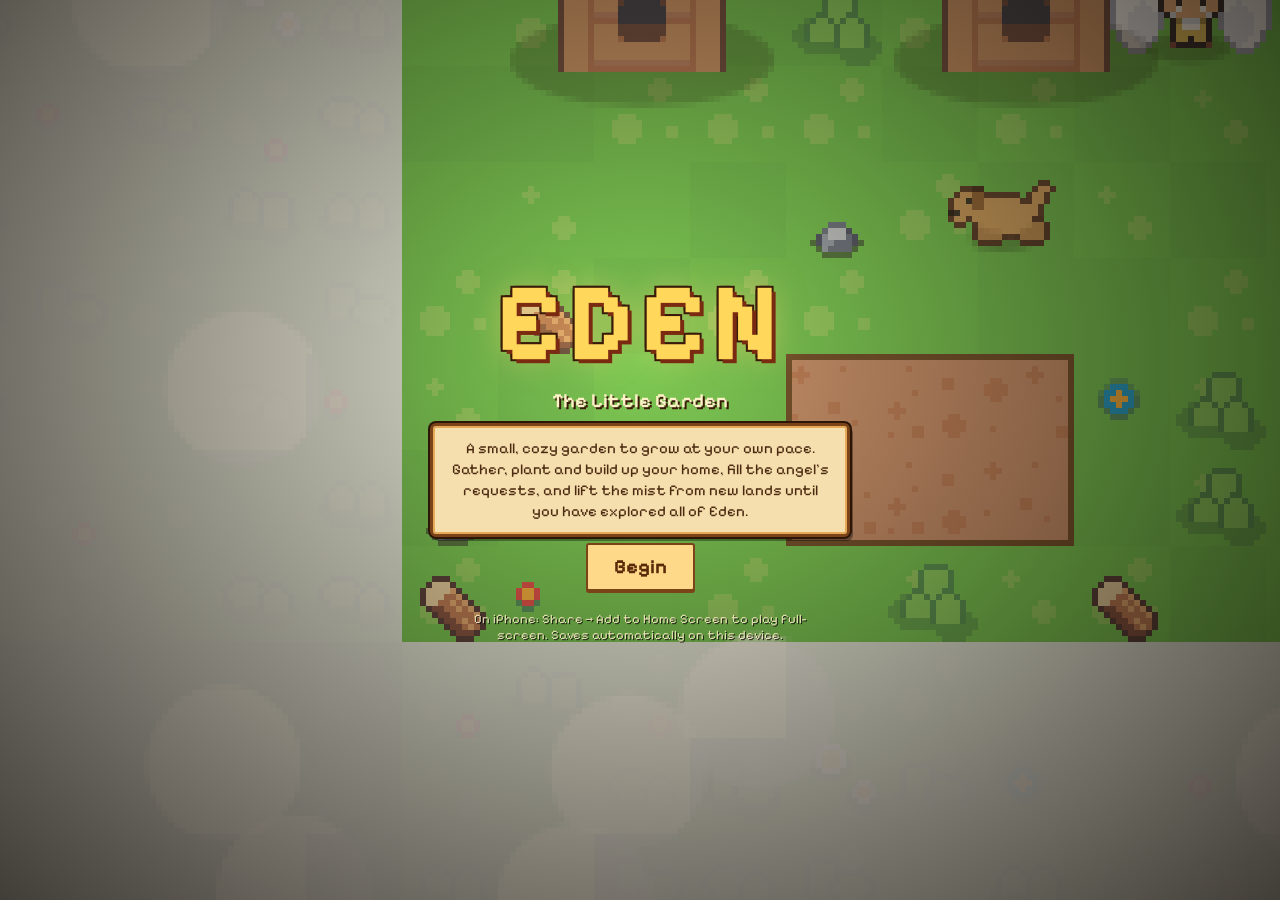
<file: public/garden-v1.html>
<!DOCTYPE html>
<html lang="en">
<head>
<meta charset="utf-8">
<meta name="viewport" content="width=device-width,initial-scale=1,maximum-scale=1,user-scalable=no,viewport-fit=cover">
<meta name="apple-mobile-web-app-capable" content="yes">
<meta name="mobile-web-app-capable" content="yes">
<meta name="apple-mobile-web-app-status-bar-style" content="black-translucent">
<meta name="apple-mobile-web-app-title" content="Eden">
<meta name="theme-color" content="#2b1a0e">
<meta name="description" content="A simple, cozy pixel farm in the Garden of Eden.">
<link rel="manifest" href="manifest.webmanifest">
<link rel="apple-touch-icon" href="apple-touch-icon.png">
<link rel="icon" href="icon-192.png">
<meta property="og:title" content="Eden: The First Garden">
<meta property="og:description" content="Farm, craft, fish, name every living creature, and keep the one command.">
<meta property="og:image" content="og.png">
<title>Eden: The Little Garden</title>
<link rel="preconnect" href="https://fonts.googleapis.com">
<link href="https://fonts.googleapis.com/css2?family=Pixelify+Sans:wght@400;600;700&display=swap" rel="stylesheet">
<style>
*{box-sizing:border-box}
html,body{margin:0;height:100%;overflow:hidden;background:#1a120a;color:#4a2a10;touch-action:none;-webkit-user-select:none;user-select:none;-webkit-touch-callout:none;-webkit-tap-highlight-color:transparent;font-family:'Pixelify Sans',ui-monospace,monospace;overscroll-behavior:none}
#c{position:fixed;inset:0;width:100vw;height:100vh;display:block;image-rendering:pixelated}
img.px,canvas.px{image-rendering:pixelated}
.pn{background:#f6dfae;border:3px solid #7a4318;box-shadow:inset 0 0 0 2px #e8a85a,inset 0 0 0 4px #f6dfae,0 0 0 2px #2c1608,3px 4px 0 rgba(0,0,0,.35);border-radius:6px;color:#4a2a10}
.pbtn{font:inherit;font-weight:700;width:42px;height:42px;font-size:20px;display:flex;align-items:center;justify-content:center;cursor:pointer;color:#7a2a10;padding:0}
#hud{position:fixed;left:0;right:0;top:0;display:flex;justify-content:space-between;align-items:flex-start;padding:calc(env(safe-area-inset-top) + 8px) calc(env(safe-area-inset-right) + 8px) 0 calc(env(safe-area-inset-left) + 8px);pointer-events:none;gap:8px;z-index:5}
#topL{display:flex;gap:6px;align-items:flex-start;pointer-events:auto}
#tracker{padding:5px 9px;font-size:12px;line-height:1.35;max-width:220px;cursor:pointer}
#tracker b{color:#8a2a10;font-size:12px}
#tracker .ok{opacity:.5;text-decoration:line-through}
#topR{display:flex;gap:6px;align-items:flex-start;pointer-events:auto}
#clock{padding:5px 10px;text-align:right;line-height:1.25;min-width:118px}
#cDate{font-size:13px;font-weight:700;color:#7a2a10}
#cTime{font-size:15px;font-weight:700}
#cGold{margin-top:3px;background:#3a2410;color:#ffd75a;border-radius:3px;padding:1px 6px;font-size:14px;font-weight:700;text-align:right;box-shadow:inset 0 0 0 1px #000}
#bars{position:fixed;right:calc(env(safe-area-inset-right) + 6px);top:calc(50% - 70px);display:flex;gap:4px;z-index:5;pointer-events:none}
.vbar{width:18px;height:120px;position:relative;background:#3a2410;border:2px solid #7a4318;box-shadow:0 0 0 2px #2c1608;border-radius:4px;overflow:hidden}
.vbar .fill{position:absolute;left:2px;right:2px;bottom:2px;border-radius:2px;transition:height .2s,background .3s}
.vbar span{position:absolute;left:0;right:0;top:1px;text-align:center;font-size:11px;font-weight:700;color:#ffe9a8;text-shadow:0 1px 0 #000;z-index:2}
#toolbar{position:fixed;left:50%;transform:translateX(-50%);bottom:calc(env(safe-area-inset-bottom) + 6px);display:grid;grid-template-columns:repeat(12,40px);gap:3px;padding:5px;z-index:6}
.slot{width:40px;height:40px;background:#f9e8c4;box-shadow:inset 0 0 0 2px #c98a4a;border-radius:3px;position:relative;display:flex;align-items:center;justify-content:center;cursor:pointer}
.slot img{width:32px;height:32px;image-rendering:pixelated;pointer-events:none}
.slot .n{position:absolute;right:2px;bottom:0;font-size:12px;font-weight:700;color:#fff;text-shadow:1px 1px 0 #000,-1px -1px 0 #000,1px -1px 0 #000,-1px 1px 0 #000;pointer-events:none}
.slot .k{position:absolute;left:2px;top:0;font-size:9px;opacity:.5;pointer-events:none}
.slot.sel{box-shadow:inset 0 0 0 3px #d9381e,0 0 0 1px #d9381e}
.slot.sw{box-shadow:inset 0 0 0 3px #2a7ad9}
.wbar{position:absolute;left:4px;right:4px;bottom:3px;height:3px;background:#3a2410}.wbar i{display:block;height:100%;background:#4aa8ff}
#ctrl{position:fixed;right:calc(env(safe-area-inset-right) + 34px);bottom:calc(env(safe-area-inset-bottom) + 66px);width:160px;height:140px;z-index:5}
.cbtn{position:absolute;border-radius:50%;display:flex;flex-direction:column;align-items:center;justify-content:center;background:#f6dfae;border:3px solid #7a4318;box-shadow:inset 0 0 0 2px #e8a85a,0 0 0 2px #2c1608,2px 3px 0 rgba(0,0,0,.4);cursor:pointer;touch-action:none;font-weight:700;color:#7a2a10}
.cbtn small{font-size:11px;margin-top:-2px}
.cbtn.dn{transform:scale(.92);background:#e8c88a}
#btnUse{right:0;bottom:0;width:80px;height:80px}
#btnUse img{width:36px;height:36px;image-rendering:pixelated}
#btnAct{left:0;top:0;width:64px;height:64px;font-size:22px}
#joy{position:fixed;width:120px;height:120px;border-radius:50%;border:3px solid rgba(255,240,200,.5);background:rgba(60,30,10,.25);display:none;pointer-events:none;z-index:4}
#joy.fixed{left:calc(env(safe-area-inset-left) + 18px);bottom:calc(env(safe-area-inset-bottom) + 66px)}
#bJournal.new{animation:bob .6s infinite;background:#ffd98a}
#knob{position:absolute;left:33px;top:33px;width:54px;height:54px;border-radius:50%;background:#f6dfae;border:3px solid #7a4318;opacity:.85}
#pickups{position:fixed;left:calc(env(safe-area-inset-left) + 8px);top:calc(env(safe-area-inset-top) + 150px);display:flex;flex-direction:column;gap:4px;z-index:6;pointer-events:none}
.pu{display:flex;align-items:center;gap:6px;padding:3px 9px 3px 4px;font-size:13px;font-weight:600;animation:pin .2s ease-out}
.pu img{width:24px;height:24px;image-rendering:pixelated}
@keyframes pin{from{opacity:0;transform:translateX(-16px)}to{opacity:1}}
#toasts{position:fixed;left:50%;transform:translateX(-50%);top:40%;display:flex;flex-direction:column;align-items:center;gap:5px;pointer-events:none;z-index:7;width:92vw}
.toast{padding:6px 12px;font-size:14px;max-width:380px;text-align:center;animation:pin .2s}
.toast.whisper{background:#2a1838;color:#e6d4ff;border-color:#5a3a7a;box-shadow:0 0 0 2px #120818;font-style:italic}
.toast.tip{background:#e8f4ff;border-color:#2a5a8a;color:#1a3a5a}
#banner{position:fixed;left:50%;top:30%;transform:translate(-50%,-50%);font-size:26px;font-weight:700;color:#ffe9a8;text-shadow:2px 2px 0 #3a1a08,-2px -2px 0 #3a1a08,2px -2px 0 #3a1a08,-2px 2px 0 #3a1a08;opacity:0;transition:opacity .7s;pointer-events:none;text-align:center;white-space:nowrap;z-index:6}
#banner.on{opacity:1}
#dialog{position:fixed;left:50%;transform:translateX(-50%);bottom:calc(env(safe-area-inset-bottom) + 10px);width:min(640px,96vw);display:none;gap:6px;z-index:20;cursor:pointer;align-items:stretch}
#dialog.on{display:flex}
#dialog .dbox{flex:1;padding:12px 14px 14px;min-height:118px;position:relative}
#dialog .dt{font-size:17px;line-height:1.35;color:#3a1e08}
#dialog .dref{font-size:12px;opacity:.65;margin-top:5px}
#dialog .dch{display:flex;flex-direction:column;gap:5px;margin-top:8px}
#dialog .dch button{font:inherit;font-size:16px;padding:7px 10px;border:2px solid #c98a4a;background:#fbefd2;color:#3a1e08;text-align:left;cursor:pointer;border-radius:3px}
#dialog .dch button:hover{background:#ffd98a}
#dialog .dnext{position:absolute;right:10px;bottom:4px;font-size:14px;color:#d9381e;animation:bob .8s infinite}
@keyframes bob{50%{transform:translateY(3px)}}
#dialog .dport{width:112px;flex:none;display:flex;flex-direction:column;align-items:center;justify-content:center;padding:6px}
#dialog .dport canvas{width:88px;height:88px;image-rendering:pixelated;background:#e8c88a;border:2px solid #7a4318}
#dialog .dn{font-weight:700;font-size:13px;margin-top:4px;text-align:center;color:#7a2a10}
#dialog.noport .dport{display:none}
#dialog.god .dbox{background:#fff4d2}#dialog.god .dt{color:#5a3a00}
#dialog.serpent .dbox{background:#e8f0d8}#dialog.serpent .dt{font-style:italic;color:#2a3a1a}
#modal{position:fixed;inset:0;background:rgba(20,10,0,.45);display:none;align-items:center;justify-content:center;z-index:30;padding:calc(env(safe-area-inset-top) + 8px) 8px calc(env(safe-area-inset-bottom) + 8px)}
#modal.on{display:flex}
.mcard{width:min(600px,100%);max-height:100%;display:flex;flex-direction:column;overflow:hidden}
.mhead{display:flex;align-items:flex-end;gap:4px;padding:6px 6px 0;border-bottom:3px solid #c98a4a}
.tabs{display:flex;gap:3px;flex:1;overflow-x:auto;scrollbar-width:none}
.tab{padding:6px 9px;font-size:14px;font-weight:700;cursor:pointer;background:#e8c88a;border:2px solid #c98a4a;border-bottom:none;border-radius:4px 4px 0 0;white-space:nowrap;color:#7a4318}
.tab.on{background:#fff2d0;color:#a0220a}
.x{width:34px;height:34px;display:flex;align-items:center;justify-content:center;cursor:pointer;font-size:18px;font-weight:700;color:#fff;background:#c0392b;border:2px solid #6a1a10;border-radius:4px;margin-bottom:4px;flex:none}
.mbody{padding:10px;overflow-y:auto;-webkit-overflow-scrolling:touch;touch-action:pan-y;font-size:15px;line-height:1.35}
.grid{display:grid;grid-template-columns:repeat(auto-fill,44px);gap:3px;justify-content:center}
.grid .slot{width:44px;height:44px}
.h3{font-weight:700;color:#a0220a;font-size:16px;margin:10px 0 6px}
.h3:first-child{margin-top:0}
.row{display:flex;align-items:center;gap:8px;padding:6px;background:#fbefd2;border:2px solid #e2b77a;border-radius:4px;margin-bottom:5px}
.row img{width:32px;height:32px;image-rendering:pixelated;flex:none}
.row .grow{flex:1;min-width:0}
.row .t1{font-weight:700;font-size:15px}
.row .t2{font-size:13px;opacity:.8}
.req{font-size:13px}.req .have{color:#2a7a1a}.req .lack{color:#b0281a}
.btn{font:inherit;font-size:14px;font-weight:700;padding:6px 10px;border:2px solid #7a4318;background:#ffd98a;color:#5a2a08;cursor:pointer;white-space:nowrap;border-radius:3px;box-shadow:0 2px 0 #7a4318}
.btn:active{transform:translateY(2px);box-shadow:none}
.btn:disabled{opacity:.4;cursor:default}
.btn.alt{background:#fbefd2}
.detail{background:#fff2d0;border:2px solid #c98a4a;border-radius:4px;padding:8px;margin-top:8px;display:flex;gap:10px;align-items:center}
.detail img{width:40px;height:40px;image-rendering:pixelated}
.muted{opacity:.7;font-size:13px}
.hearts{color:#d9381e;font-size:11px;letter-spacing:-1px}
input.name{font:inherit;font-size:18px;padding:8px 10px;border:2px solid #7a4318;background:#fff8e6;color:#3a1e08;width:100%;-webkit-user-select:text;user-select:text;border-radius:3px}
#title{position:fixed;inset:0;z-index:40;display:flex;flex-direction:column;align-items:center;justify-content:center;background:radial-gradient(ellipse at 50% 40%,rgba(255,220,120,.18),rgba(20,12,4,.78));text-align:center;padding:20px}
#title h1{font-size:min(22vw,110px);margin:0;letter-spacing:6px;color:#ffd75a;text-shadow:4px 4px 0 #7a2a10,-2px -2px 0 #3a1a08,2px -2px 0 #3a1a08,-2px 2px 0 #3a1a08,0 0 30px rgba(255,210,110,.5);font-weight:700}
#title h2{font-weight:600;font-size:20px;margin:0 0 10px;color:#fff2c8;text-shadow:2px 2px 0 #3a1a08}
#title .card{max-width:420px;padding:12px 16px;font-size:15px;line-height:1.4}
#title .btn{font-size:20px;padding:10px 26px;margin:6px}
#title .tip{font-size:13px;color:#fff2c8;opacity:.8;margin-top:14px;max-width:340px;text-shadow:1px 1px 0 #000}
#fade{position:fixed;inset:0;background:#000;opacity:0;pointer-events:none;transition:opacity 1s;z-index:35}
#fade.on{opacity:1}
#fall{position:fixed;inset:0;z-index:45;background:#0a0604;display:none;flex-direction:column;align-items:center;justify-content:center;text-align:center;padding:30px;gap:12px;color:#e8d8b8}
#fall.on{display:flex}
#fall h1{color:#d9a24a;font-size:34px;margin:0}
#fall p{max-width:440px;line-height:1.5;font-size:16px;opacity:.9}
#fall .btn{min-width:260px;font-size:16px}
#summary{position:fixed;inset:0;z-index:38;display:none;align-items:center;justify-content:center;background:rgba(10,6,2,.85)}
#summary.on{display:flex}
#summary .pn{width:min(420px,92vw);padding:14px}
.nameb{display:inline-block;padding:1px 7px;background:#3a2410;color:#ffd75a;border-radius:3px;font-weight:700}
canvas.map{width:100%;max-width:440px;image-rendering:pixelated;border:3px solid #7a4318;display:block;margin:0 auto}
@media (orientation:portrait){
 #toolbar{grid-template-columns:repeat(6,40px)}
 #ctrl{bottom:calc(env(safe-area-inset-bottom) + 112px);right:calc(env(safe-area-inset-right) + 12px)}
 #joy.fixed{bottom:calc(env(safe-area-inset-bottom) + 112px)}
 #bars{top:calc(env(safe-area-inset-top) + 100px)}
}

#stats{padding:6px 9px;min-width:150px}
#eBar{height:10px;background:#3a2410;border-radius:3px;overflow:hidden;box-shadow:inset 0 0 0 1px #000;position:relative}
#eFill{height:100%;transition:width .2s}
#eRow{display:flex;align-items:center;gap:6px;font-size:12px;font-weight:700}
#eRow .g{flex:1}
#hStat{font-size:14px;font-weight:700;margin-top:3px;color:#7a2a10;white-space:pre}
#topL{flex-direction:column;align-items:flex-start;max-width:62vw}
#tracker{max-width:100%;font-size:13px}
#ctxBtn{position:fixed;left:50%;transform:translateX(-50%);bottom:calc(env(safe-area-inset-bottom) + 28px);display:none;align-items:center;gap:8px;padding:10px 18px;font-size:17px;font-weight:700;z-index:6;cursor:pointer;color:#7a2a10;white-space:nowrap;max-width:60vw}
#ctxBtn .ci{font-size:22px}
#seedChip{position:fixed;right:calc(env(safe-area-inset-right) + 10px);bottom:calc(env(safe-area-inset-bottom) + 96px);display:none;align-items:center;gap:4px;padding:4px 8px;font-weight:700;z-index:6;cursor:pointer}
#seedChip img{width:28px;height:28px;image-rendering:pixelated}
#buildBar{position:fixed;left:50%;transform:translateX(-50%);top:calc(env(safe-area-inset-top) + 120px);display:none;align-items:center;gap:10px;padding:6px 10px;z-index:6;font-weight:700;font-size:14px;white-space:nowrap}
#joy{display:block}
#joy.fixed{bottom:calc(env(safe-area-inset-bottom) + 24px)}
#pickups{top:calc(env(safe-area-inset-top) + 130px)}
@media (orientation:portrait){#joy.fixed{bottom:calc(env(safe-area-inset-bottom) + 90px)}#ctxBtn{bottom:calc(env(safe-area-inset-bottom) + 24px)}}
</style>
</head>
<body>
<canvas id="c"></canvas>
<div id="hud">
  <div id="topL"><div id="stats" class="pn"><div id="eRow"><span>⚡</span><div id="eBar" class="g"><div id="eFill"></div></div><span id="eNum"></span></div><div id="hStat"></div></div><div id="tracker" class="pn"></div></div>
  <div id="topR"><div class="pn pbtn" id="bBag" title="Satchel">🎒</div><div class="pn pbtn" id="bBuild" title="Build">🔨</div><div class="pn pbtn" id="bBook" title="Exploration">📖</div></div>
</div>
<div id="pickups"></div><div id="toasts"></div><div id="banner"></div>
<div id="buildBar" class="pn"><span></span><button class="btn" id="buildDone">Done</button></div>
<div id="joy"><div id="knob"></div></div>
<div id="ctxBtn" class="pn"><span class="ci"></span><span class="cl"></span></div>
<div id="seedChip" class="pn" title="Seed to plant"><img alt=""><span></span></div>
<div id="dialog"><div class="dbox pn"><div class="dt"></div><div class="dref"></div><div class="dch"></div><div class="dnext">▼</div></div><div class="dport pn"><canvas id="portC" width="40" height="40"></canvas><div class="dn"></div></div></div>
<div id="modal"><div class="mcard pn"><div class="mhead"><div class="tabs"></div><div class="x" id="mx">✕</div></div><div class="mbody"></div></div></div>
<div id="title">
  <h1>EDEN</h1>
  <h2>The Little Garden</h2>
  <div class="card pn">A small, cozy garden to grow at your own pace. Gather, plant and build up your home, fill the angel's requests, and lift the mist from new lands until you have explored all of Eden.</div>
  <div id="tbtns"></div>
  <div class="tip">On iPhone: Share → Add to Home Screen to play full-screen. Saves automatically on this device.</div>
</div>
<div id="fade"></div>
<script>
(()=>{
'use strict';
// =============== CONSTANTS & UTILS ===============
const TS=16,PW=10,PN=5,BD=2;let W=PN*PW+BD*2,H=W;
const G=0,TALL=1,WATER=2,SAND=3,STONE=4,DRY=5,DARK=6,GROVE=7,TILLED=8,PATH=9,HEDGE=10,BRIDGE=11,FLOW=12;
const KEY='eden_mini_v1';
const $=s=>document.querySelector(s);
const clamp=(v,a,b)=>v<a?a:v>b?b:v;
function mulberry(a){return function(){a|=0;a=a+0x6D2B79F5|0;let t=Math.imul(a^a>>>15,1|a);t=t+Math.imul(t^t>>>7,61|t)^t;return((t^t>>>14)>>>0)/4294967296}}
function hash(x,y){let h=(x*374761393+y*668265263)|0;h=Math.imul(h^(h>>>13),1274126177);return((h^(h>>>16))>>>0)/4294967296}
const rnd=(a,b)=>a+Math.random()*(b-a),ri=(a,b)=>Math.floor(rnd(a,b+1)),pick=a=>a[Math.floor(Math.random()*a.length)];
const idx=(x,y)=>y*W+x,inb=(x,y)=>x>=0&&y>=0&&x<W&&y<H;
const wait=ms=>new Promise(r=>setTimeout(r,ms));
const esc=s=>String(s).replace(/[&<>"]/g,c=>({'&':'&amp;','<':'&lt;','>':'&gt;','"':'&quot;'}[c]));
const fmt=n=>Math.floor(n).toLocaleString();
const isNight=()=>false;

// =============== DATA ===============
const ITEMS={
 wood:{n:'Wood',p:3},fiber:{n:'Fiber',p:2},stone:{n:'Stone',p:3},clay:{n:'Clay',p:8},
 gold:{n:'Gold',p:60},onyx:{n:'Onyx',p:110},bdellium:{n:'Bdellium',p:45},
 berries:{n:'Wild Berries',p:6,food:8},mushroom:{n:'Mushroom',p:12,food:10},apple:{n:'Apple',p:14,food:14},fig:{n:'Fig',p:16,food:16},olive:{n:'Olives',p:16,food:8},pomegranate:{n:'Pomegranate',p:24,food:18},date:{n:'Dates',p:22,food:18},grapes:{n:'Grapes',p:20,food:14},honey:{n:'Honey',p:40,food:25},
 wheat:{n:'Wheat',p:12},barley:{n:'Barley',p:18},cucumber:{n:'Cucumber',p:26,food:12},lentils:{n:'Lentils',p:30},onion:{n:'Onion',p:36,food:10},leeks:{n:'Leeks',p:40,food:12},flax:{n:'Flax',p:48},garlic:{n:'Garlic',p:56},melon:{n:'Melon',p:90,food:35},
 egg:{n:'Egg',p:20},milk:{n:'Milk',p:30,food:20},wool:{n:'Wool',p:40},
 minnow:{n:'Minnow',p:15,col:'#b9c9d6',diff:.45},tilapia:{n:'Tilapia',p:35,col:'#7fa08c',diff:.7},catfish:{n:'Catfish',p:55,col:'#6b5a48',diff:.95},barbel:{n:'Barbel',p:45,col:'#98a6b3',diff:.85},carp:{n:'Golden Carp',p:70,col:'#f2b632',diff:1.05},glimmer:{n:'Glimmerfin',p:250,col:'#a78bff',diff:1.5},
 bread:{n:'Bread',p:55,food:45},barleyloaf:{n:'Barley Loaf',p:75,food:55},figcake:{n:'Fig Cake',p:110,food:60},raisins:{n:'Raisin Cakes',p:100,food:50},stew:{n:'Lentil Stew',p:130,food:80},oil:{n:'Olive Oil',p:110},linen:{n:'Linen',p:190},honeycake:{n:'Honey Cake',p:150,food:70},
 seed_wheat:{n:'Wheat Seeds',seed:'wheat',col:'#e0bd5c'},seed_barley:{n:'Barley Seeds',seed:'barley',col:'#cdbf7a'},seed_cucumber:{n:'Cucumber Seeds',seed:'cucumber',col:'#5a9a3a'},seed_lentils:{n:'Lentil Seeds',seed:'lentils',col:'#c47a3a'},seed_onion:{n:'Onion Sets',seed:'onion',col:'#d9a55b'},seed_leeks:{n:'Leek Seeds',seed:'leeks',col:'#b8e08a'},seed_flax:{n:'Flax Seeds',seed:'flax',col:'#6f9fe8'},seed_garlic:{n:'Garlic Cloves',seed:'garlic',col:'#f2ede0'},seed_melon:{n:'Melon Seeds',seed:'melon',col:'#8fbf5a'},
 axe:{n:'Axe',tool:1},pick:{n:'Pickaxe',tool:1},rod:{n:'Fishing Rod',tool:1},basket:{n:'Basket',tool:1},sandals:{n:'Sandals',tool:1},up_e:{n:'Blessing of Strength',tool:1},
};
const DISCOVER=Object.keys(ITEMS).filter(k=>!ITEMS[k].tool&&!ITEMS[k].seed);
const CROPV={wheat:['grain','#e0bd5c'],barley:['grain','#d6c98a'],lentils:['bush','#c47a3a'],onion:['bulb','#d9a55b'],cucumber:['vine','#5a9a3a'],melon:['big','#8fbf5a'],flax:['flower','#6f9fe8'],leeks:['tall','#eef4d8'],garlic:['bulb','#f2ede0']};
const CROPS={wheat:2,barley:2,cucumber:3,lentils:3,onion:3,leeks:3,flax:4,garlic:4,melon:5};
const SEEDS=[['wheat',1,10],['barley',2,15],['cucumber',3,20],['lentils',4,25],['onion',6,30],['leeks',8,30],['flax',10,35],['garlic',13,40],['melon',16,60]];
const TOOLS=[{id:'axe',n:'Axe',d:'Chop trees for wood. Walk into a tree.',lv:[[100,{}],[600,{gold:2}],[2000,{onyx:2}]]},{id:'pick',n:'Pickaxe',d:'Break rocks for stone, gold and onyx.',lv:[[250,{}],[800,{gold:3}],[2500,{onyx:3}]]},{id:'rod',n:'Fishing Rod',d:'Fish in ponds, rivers and the spring.',lv:[[300,{}]]},{id:'basket',n:'Basket',d:'Gather twice as much fruit.',lv:[[400,{}]]},{id:'sandals',n:'Sandals',d:'Walk faster.',lv:[[500,{}]]},{id:'up_e',n:'Blessing of Strength',d:'+20 max energy.',lv:[[400,{}],[900,{}],[1800,{}],[3000,{}]]}];
const COOK=[{id:'bread',need:{wheat:3}},{id:'barleyloaf',need:{barley:3}},{id:'raisins',need:{grapes:4}},{id:'oil',need:{olive:5}},{id:'figcake',need:{fig:3,honey:1}},{id:'stew',need:{lentils:3,onion:1}},{id:'honeycake',need:{wheat:2,honey:1,egg:1}},{id:'linen',need:{flax:3}}];
const BUILD=[
 {id:'soil',n:'Field Soil',d:'A new patch to plant in.',bless:25,need:{}},{id:'path',n:'Stone Path',d:'Walk faster on paths.',need:{stone:1}},{id:'fence',n:'Fence',need:{wood:1}},{id:'wall',n:'Stone Wall',need:{stone:2}},
 {id:'flowerbed',n:'Flower Bed',need:{fiber:3},bless:10},{id:'flowerpot',n:'Flower Pot',need:{clay:2}},{id:'bench',n:'Bench',need:{wood:8}},{id:'barrel',n:'Barrel',need:{wood:6}},{id:'campfire',n:'Campfire',need:{wood:5,stone:5}},
 {id:'lamp',n:'Stone Lamp',need:{stone:6},bless:50},{id:'well',n:'Well',need:{stone:20},bless:100},{id:'trough',n:'Trough',need:{wood:10}},{id:'arch',n:'Garden Arch',need:{wood:10,fiber:6}},
 {id:'beehive',n:'Beehive',d:'Makes honey every 2 days.',need:{wood:15},bless:150},{id:'sap_fig',n:'Fig Sapling',d:'Grows into a fig tree in 3 days.',bless:150,need:{}},{id:'sap_apple',n:'Apple Sapling',d:'Grows into an apple tree in 3 days.',bless:150,need:{}},{id:'sap_olive',n:'Olive Sapling',d:'Grows into an olive tree in 3 days.',bless:200,need:{}},
];
const SOLID={tree:1,stump:1,fruit:1,bush:1,vine:1,hive:1,resin:1,rock:1,gold:1,onyx:1,home:1,store:1,life:1,block:1,fence:1,wall:1,bench:1,barrel:1,campfire:1,lamp:1,well:1,trough:1,beehive:1,flowerpot:1,sapling:1};
const LAND=[['forest','orchard','river','quarry','havilah'],['meadow','orchard','field','quarry','wild'],['pasture','field','midst','pond','wild'],['forest','meadow','home','pasture','wild'],['pond','forest','meadow','orchard','havilah']];
const LNAME={forest:'Cedar Wood',orchard:'Orchard',river:'River Pishon',quarry:'Stone Hills',havilah:'Land of Havilah',meadow:'Meadow',field:'Tending Field',midst:'Midst of the Garden',pond:'Still Waters',wild:'Wild Wood',pasture:'Green Pasture',home:'Home'};
const VERSE={forest:['And out of the ground made the LORD God to grow every tree that is pleasant to the sight.','Genesis 2:9'],orchard:['Behold, I have given you every tree, in the which is the fruit of a tree yielding seed.','Genesis 1:29'],river:['And a river went out of Eden to water the garden.','Genesis 2:10'],havilah:['…the land of Havilah, where there is gold; and the gold of that land is good.','Genesis 2:11–12'],midst:['The tree of life also in the midst of the garden.','Genesis 2:9'],pasture:['And God made the beast of the earth after his kind, and cattle after their kind.','Genesis 1:25'],wild:['And God saw every thing that he had made, and, behold, it was very good.','Genesis 1:31'],field:['And the LORD God took the man, and put him into the garden of Eden to dress it and to keep it.','Genesis 2:15'],pond:['Let the waters bring forth abundantly the moving creature that hath life.','Genesis 1:20'],meadow:['Let the earth bring forth grass, the herb yielding seed.','Genesis 1:11'],quarry:['And God called the dry land Earth… and God saw that it was good.','Genesis 1:10']};
const SPAWN={home:[['twig',4],['pebble',3],['weed',4]],meadow:[['weed',8],['bush',3],['twig',3]],field:[['weed',4],['twig',2]],forest:[['tree:oak',5],['tree:cedar',4],['twig',4],['mushroom',2]],orchard:[['fruit',6],['vine',2],['hive',1],['twig',2]],pasture:[['weed',5],['bush',1],['pebble',2]],quarry:[['rock',7],['pebble',4],['clay',2]],havilah:[['rock',4],['gold',3],['onyx',2],['resin',2],['pebble',2]],pond:[['weed',4],['twig',2],['bush',1]],river:[['weed',3],['pebble',3],['clay',2]],wild:[['tree:jungle',6],['fruit:date',2],['mushroom',3],['bush',2]],midst:[['fruit:fig',2]]};
const YIELD={home:['wood','stone','fiber'],meadow:['fiber','berries','wood'],field:['fiber'],forest:['wood','mushroom'],orchard:['grapes','honey'],pasture:['fiber','berries'],quarry:['stone','clay'],havilah:['gold','onyx','bdellium'],pond:['fiber'],river:['clay','stone'],wild:['date','mushroom','berries'],midst:['fig']};
const ORCH={'1,0':['apple','fig'],'1,1':['olive','pomegranate'],'3,4':['fig','pomegranate','olive']};
const FAUNA={home:['dog'],meadow:['rabbit','butterfly'],field:['chicken'],forest:['deer','fox','squirrel','owl'],orchard:['dove','peacock'],pasture:['sheep','cow','goat','horse'],quarry:['ram','hedgehog'],havilah:['lion','eagle','camel'],pond:['frog','tortoise'],river:['hippo'],wild:['elephant','giraffe','monkey','leopard','bear']};
const SPC={dog:['Dog'],rabbit:['Hare'],butterfly:['Butterfly'],chicken:['Fowl','egg'],deer:['Deer'],fox:['Fox'],squirrel:['Squirrel'],owl:['Owl'],dove:['Dove'],peacock:['Peacock'],sheep:['Sheep','wool'],cow:['Cattle','milk'],goat:['Goat','milk'],horse:['Horse'],ram:['Ram','wool'],hedgehog:['Hedgehog'],lion:['Lion'],eagle:['Eagle'],camel:['Camel'],frog:['Frog'],tortoise:['Tortoise'],hippo:['Behemoth'],elephant:['Elephant'],giraffe:['Giraffe'],monkey:['Ape'],leopard:['Leopard'],bear:['Bear']};
const NANIM=Object.keys(SPC).length;
const HOME_LV=[null,{n:'Bower',e:0},{n:'Cottage',e:30,need:{wood:40,stone:25},cost:500,d:'A kitchen for cooking, and +30 max energy.'},{n:'House',e:70,need:{wood:100,stone:80,gold:3},cost:2500,d:'A lasting home, and +70 max energy.'}];
const GUIDE=[['Walk into twigs, stones and weeds to gather them',s=>(s.got.wood||0)>=3],['Talk to Shamar the angel and fill a request',s=>s.reqDone>=1],['Buy seeds from Shamar, then walk over soil to plant',s=>s.planted>=3],['Go home and sleep so your crops grow',s=>s.slept>=1],['Walk through ripe crops to harvest them',s=>s.harvested>=1],['Buy an Axe from Shamar and walk into a tree',s=>s.chopped>=1],['Walk up to the mist and open a new land',s=>s.lands>=2],['Walk up to a creature and give it a name',s=>s.named>=1],['Tap the hammer to build or decorate your home',s=>s.built>=1],['Catch a fish with a Fishing Rod',s=>s.fish>=1]];

// =============== STATE ===============
let tiles,objs,state,player,animals=[],parts=[],floats=[],HOME,STORE,MIDST;
const NPCS=[{id:'shamar',name:'Shamar',x:0,y:0},{id:'gabriel',name:'Gabriel',x:0,y:0}];
let GT=0,fish=null,fishHold=false,modalOpen=false,titleOpen=true,sleeping=false,buildSel=null,auto=null,workT=0,toolSeen={};
function freshState(){return{v:1,day:1,inv:{},tools:{axe:0,pick:0,rod:0,basket:0,sandals:0,up_e:0},tier:{},bless:30,energy:100,open:{'2,3':1},names:{},petDay:{},seen:{},homeLv:1,seed:null,reqs:[],lifeDay:0,gabDay:0,verse:{},stock:{},tips:{},sound:true,music:true,px:0,py:0,
 stats:{got:{},reqDone:0,planted:0,slept:0,harvested:0,chopped:0,lands:1,named:0,built:0,fish:0}}}
const st=()=>state.stats;
const maxE=()=>100+HOME_LV[state.homeLv].e+state.tools.up_e*20;
const cnt=id=>state.inv[id]||0;
const itemName=id=>ITEMS[id].n;
const plotOf=(x,y)=>{const px=Math.floor((x-BD)/PW),py=Math.floor((y-BD)/PW);return px>=0&&py>=0&&px<PN&&py<PN&&x>=BD&&y>=BD?[px,py]:null};
const isOpen=(px,py)=>!!state.open[px+','+py];
const tileOpen=(x,y)=>{const p=plotOf(x,y);return !!p&&isOpen(p[0],p[1])};
const nOpen=()=>Object.keys(state.open).length;
const landCost=()=>Math.round((120+90*Math.pow(nOpen()-1,1.3))/10)*10;
const canOpen=(px,py)=>!isOpen(px,py)&&[[1,0],[-1,0],[0,1],[0,-1]].some(([dx,dy])=>px+dx>=0&&py+dy>=0&&px+dx<PN&&py+dy<PN&&isOpen(px+dx,py+dy));
function explore(){const a=nOpen()-1+DISCOVER.filter(k=>state.seen[k]).length+Object.keys(state.names).length,b=PN*PN-1+DISCOVER.length+NANIM;return Math.floor(a/b*100)}

// =============== WORLD ===============
function foot(x,y,w,h,main){const hw=Math.floor(w/2);for(let yy=y-h+1;yy<=y;yy++)for(let xx=x-hw;xx<=x+hw;xx++)objs[idx(xx,yy)]=(xx===x&&yy===y)?main:{t:'block',mx:x,my:y}}
function genWorld(){tiles=new Uint8Array(W*H).fill(HEDGE);objs=new Array(W*H).fill(null);
 for(let py=0;py<PN;py++)for(let px=0;px<PN;px++){const t=LAND[py][px],x0=BD+px*PW,y0=BD+py*PW,cx=x0+5,cy=y0+5;
  for(let y=y0;y<y0+PW;y++)for(let x=x0;x<x0+PW;x++){const h=hash(x*7+3,y*13+1);let tl;
   switch(t){case'forest':tl=h<.22?TALL:DARK;break;case'wild':tl=h<.3?TALL:DARK;break;case'orchard':tl=h<.3?FLOW:G;break;case'meadow':tl=h<.3?TALL:h<.55?FLOW:G;break;case'quarry':tl=h<.6?STONE:DRY;break;case'havilah':tl=h<.7?STONE:DRY;break;case'midst':tl=h<.25?FLOW:GROVE;break;default:tl=h<.12?FLOW:G}
   tiles[idx(x,y)]=tl}
  const blob=(r)=>{for(let y=y0;y<y0+PW;y++)for(let x=x0;x<x0+PW;x++){const d=Math.hypot(x-(cx-.5),y-(cy-.5));if(d<r)tiles[idx(x,y)]=WATER;else if(d<r+1)tiles[idx(x,y)]=SAND}};
  if(t==='pond')blob(2.6);if(t==='midst'){blob(1.6);foot(cx,y0+2,3,2,{t:'life'});MIDST={x:cx,y:y0+2};NPCS[1].x=x0+2.5;NPCS[1].y=y0+6.6}
  if(t==='river')for(let x=x0;x<x0+PW;x++){const yy=y0+4+Math.round(Math.sin(x*.8));const br=x===x0+5;[yy-1,yy+2].forEach(y=>{if(tiles[idx(x,y)]!==WATER)tiles[idx(x,y)]=br?PATH:SAND});tiles[idx(x,yy)]=tiles[idx(x,yy+1)]=br?BRIDGE:WATER}
  if(t==='field')for(let y=y0+3;y<=y0+5;y++)for(let x=x0+2;x<=x0+7;x++)tiles[idx(x,y)]=TILLED;
  if(t==='home'){HOME={x:x0+2,y:y0+3};STORE={x:x0+6,y:y0+3};for(let y=y0+1;y<=y0+5;y++)for(let x=x0;x<x0+PW;x++)tiles[idx(x,y)]=G;for(let y=y0+7;y<=y0+8;y++)for(let x=x0+4;x<=x0+6;x++)tiles[idx(x,y)]=TILLED;
   foot(HOME.x,HOME.y,3,2,{t:'home'});foot(STORE.x,STORE.y,3,2,{t:'store'});NPCS[0].x=STORE.x+2.2;NPCS[0].y=STORE.y+.8}
 }
 respawn(2,3,true)}
function plotObjs(px,py){const out=[];const x0=BD+px*PW,y0=BD+py*PW;for(let y=y0;y<y0+PW;y++)for(let x=x0;x<x0+PW;x++){const o=objs[idx(x,y)];if(o)out.push(o)}return out}
function freeSpot(px,py){const x0=BD+px*PW,y0=BD+py*PW;for(let k=0;k<60;k++){const x=x0+ri(0,PW-1),y=y0+ri(0,PW-1),i=idx(x,y),t=tiles[i];if(objs[i]||t===WATER||t===SAND||t===TILLED||t===PATH||t===BRIDGE)continue;if(HOME&&Math.abs(x-HOME.x)<=1&&y>HOME.y&&y<=HOME.y+2)continue;if(player&&Math.hypot(x+.5-player.x,y+.5-player.y)<1.5)continue;if(NPCS.some(n=>Math.hypot(x+.5-n.x,y+.5-n.y)<1.3))continue;return i}return -1}
function respawn(px,py,initial){const t=LAND[py][px],have={};for(const o of plotObjs(px,py)){if(o.p)continue;const k=o.t==='stump'?'tree':o.t;have[k]=(have[k]||0)+1}
 for(const [spec,target] of SPAWN[t]||[]){const [base,kind]=spec.split(':');let need=target-(have[base]||0);if(base==='tree'||base==='fruit'){const all=(SPAWN[t]).filter(q=>q[0].split(':')[0]===base).reduce((a,q)=>a+q[1],0);need=Math.min(need,all-(have[base]||0))}
  if(!initial)need=Math.min(need,2);for(;need>0;need--){const i=freeSpot(px,py);if(i<0)break;let o={t:base};
   if(base==='tree'){o.k=kind;o.hp=3}else if(base==='fruit'){o.k=kind||pick(ORCH[px+','+py]||['fig']);o.n=2}else if(base==='bush'||base==='vine'||base==='resin')o.n=2;else if(base==='hive')o.n=1;else if(base==='rock')o.hp=3;else if(base==='gold')o.hp=4;else if(base==='onyx')o.hp=5;
   objs[i]=o;have[base]=(have[base]||0)+1}}}
function spawnAnimals(){animals=[];const seen={};for(let py=0;py<PN;py++)for(let px=0;px<PN;px++){const t=LAND[py][px],list=FAUNA[t];if(!list)continue;const k=seen[t]=(seen[t]||0)+1;const n=t==='home'?1:2;for(let j=0;j<n;j++){const id=list[((k-1)*2+j)%list.length];const rr=mulberry(px*97+py*31+j*7);let x,y,g=0;do{x=BD+px*PW+1+rr()*(PW-2);y=BD+py*PW+1+rr()*(PW-2)}while(solidRaw(Math.floor(x),Math.floor(y))&&g++<40);animals.push({id,x,y,px,py,vx:0,vy:0,t:rr()*3,bob:rr()*6,face:false})}}}

// =============== COLLISION ===============
function solidRaw(x,y){if(!inb(x,y))return true;const i=idx(x,y),t=tiles[i];if(t===WATER||t===HEDGE)return true;const o=objs[i];return !!(o&&SOLID[o.t])}
function solidAt(x,y){return solidRaw(x,y)||!tileOpen(x,y)}
function collides(x,y,r,fn){return fn(Math.floor(x-r),Math.floor(y-r*.6))||fn(Math.floor(x+r),Math.floor(y-r*.6))||fn(Math.floor(x-r),Math.floor(y+r*.4))||fn(Math.floor(x+r),Math.floor(y+r*.4))}
function moveEnt(e,dx,dy,r,fn){if(!collides(e.x+dx,e.y,r,fn))e.x+=dx;if(!collides(e.x,e.y+dy,r,fn))e.y+=dy}
function resolve(x,y){if(!inb(x,y))return null;const o=objs[idx(x,y)];if(o&&o.t==='block')return{x:o.mx,y:o.my,o:objs[idx(o.mx,o.my)]};return{x,y,o}}

// =============== AUDIO & MUSIC ===============
let AC=null,musicGain=null,ambGain=null;const music={next:0,bar:0};
function ensureAudio(){try{if(!AC)AC=new(window.AudioContext||window.webkitAudioContext)();if(AC.state==='suspended')AC.resume();
 if(AC&&!musicGain){musicGain=AC.createGain();musicGain.gain.value=0;musicGain.connect(AC.destination);ambGain=AC.createGain();ambGain.gain.value=0;const buf=AC.createBuffer(1,AC.sampleRate*3,AC.sampleRate);const d=buf.getChannelData(0);let last=0;for(let i=0;i<d.length;i++){last=(last+.02*(Math.random()*2-1))/1.02;d[i]=last*3.5}const src=AC.createBufferSource();src.buffer=buf;src.loop=true;const lp=AC.createBiquadFilter();lp.type='lowpass';lp.frequency.value=800;src.connect(lp);lp.connect(ambGain);ambGain.connect(AC.destination);src.start();music.next=AC.currentTime+.6}}catch(e){}}
function tone(f,d=.1,type='sine',v=.07,delay=0,f2){if(!AC||!state||!state.sound)return;try{const t=AC.currentTime+Math.max(0,delay);const o=AC.createOscillator(),g=AC.createGain();o.type=type;o.frequency.setValueAtTime(f,t);if(f2)o.frequency.exponentialRampToValueAtTime(f2,t+d);g.gain.setValueAtTime(0,t);g.gain.linearRampToValueAtTime(v,t+.01);g.gain.exponentialRampToValueAtTime(.0001,t+d);o.connect(g);g.connect(AC.destination);o.start(t);o.stop(t+d+.05)}catch(e){}}
function noise(d=.1,v=.05,f=1200){if(!AC||!state||!state.sound)return;try{const b=AC.createBuffer(1,AC.sampleRate*d,AC.sampleRate),c=b.getChannelData(0);for(let i=0;i<c.length;i++)c[i]=(Math.random()*2-1)*(1-i/c.length);const s=AC.createBufferSource();s.buffer=b;const fl=AC.createBiquadFilter();fl.type='bandpass';fl.frequency.value=f;const g=AC.createGain();g.gain.value=v;s.connect(fl);fl.connect(g);g.connect(AC.destination);s.start()}catch(e){}}
const sfx={pick:()=>tone(1046,.07,'square',.025,0,1400),chop:()=>{noise(.12,.12,500);tone(180,.08,'square',.03,0,120)},rock:()=>{noise(.08,.12,2200);tone(600,.05,'square',.02)},hoe:()=>noise(.1,.1,400),water:()=>noise(.25,.06,3000),cut:()=>noise(.07,.08,4000),ok:()=>[523,659,784,1046].forEach((f,i)=>tone(f,.4,'square',.03,i*.08)),
 hurt:()=>tone(200,.3,'sawtooth',.05,0,90),swing:()=>noise(.08,.06,2500),talk:()=>tone(440+Math.random()*120,.03,'square',.015),bird:()=>{const b=2200+Math.random()*900;tone(b,.09,'sine',.018,0,b*1.3);tone(b*1.1,.08,'sine',.015,.12,b*1.4)},splash:()=>noise(.3,.1,900),
 harp:()=>[392,494,587,784,988].forEach((f,i)=>tone(f,.9,'triangle',.05,i*.12)),dark:()=>tone(110,.8,'sine',.05,0,70),build:()=>[262,330,392,523,659].forEach((f,i)=>tone(f,.5,'square',.03,i*.09)),coin:()=>{tone(988,.08,'square',.03);tone(1318,.2,'square',.03,.07)},fall:()=>{noise(.6,.15,300);tone(90,.5,'sine',.08,0,50)}};
const NOTE=n=>440*Math.pow(2,(n-69)/12);
const PROG_DAY=[[62,66,69],[59,62,66],[55,59,62],[57,61,64]],PROG_NIGHT=[[59,62,66],[55,59,62],[52,55,59],[54,57,61]];
function mpad(n,t,d,v){const o=AC.createOscillator(),g=AC.createGain();o.type='sine';o.frequency.value=NOTE(n);g.gain.setValueAtTime(0,t);g.gain.linearRampToValueAtTime(v,t+d*.35);g.gain.linearRampToValueAtTime(0,t+d);o.connect(g);g.connect(musicGain);o.start(t);o.stop(t+d+.1)}
function mpluck(n,t,v,type){const o=AC.createOscillator(),g=AC.createGain();o.type=type||'triangle';o.frequency.value=NOTE(n);g.gain.setValueAtTime(0,t);g.gain.linearRampToValueAtTime(v,t+.01);g.gain.exponentialRampToValueAtTime(.0001,t+1.6);o.connect(g);g.connect(musicGain);o.start(t);o.stop(t+1.7)}
let ambT=0;
function musicTick(dt){if(!AC||!musicGain)return;try{const now=AC.currentTime;const on=!!(state&&state.music)&&!document.hidden;musicGain.gain.setTargetAtTime(on?1:0,now,.4);
 if(!on)music.next=Math.max(music.next,now+.3);else while(music.next<now+.5){const t=Math.max(music.next,now+.05);const night=state&&!titleOpen&&(isNight()||state.fallen);const P=night?PROG_NIGHT:PROG_DAY;const ch=P[music.bar%4];const bl=night?4:3.2;
  ch.forEach(n=>mpad(n-12,t,bl+.5,.01));mpad(ch[0]-24,t,bl+.5,.013);
  for(let b=0;b<8;b++)if(Math.random()<(night?.16:.38))mpluck(ch[Math.floor(Math.random()*3)]+(Math.random()<.55?12:0),t+b*bl/8,night?.014:.018,b%2?'triangle':'square');
  if(night&&!titleOpen&&state.sound&&!state.fallen)for(let k=0;k<4;k++)if(Math.random()<.5){const d=t-now+Math.random()*bl;tone(4600,.04,'sine',.006,d);tone(4700,.04,'sine',.006,d+.07)}
  music.bar++;music.next=t+bl}
 ambT-=dt;if(ambT<=0&&ambGain){ambT=.5;let w=0;if(player&&tiles&&!titleOpen){const px=Math.floor(player.x),py=Math.floor(player.y);for(let y=py-4;y<=py+4;y++)for(let x=px-4;x<=px+4;x++)if(inb(x,y)&&tiles[idx(x,y)]===WATER)w++}ambGain.gain.setTargetAtTime(state&&state.sound?Math.min(.06,w*.004):0,now,.6)}}catch(e){}}


// =============== PIXEL SPRITE ENGINE ===============
const SPR=new Map();
const ATLAS_META=/*AM*/{"tower":[[0,0,30,95,1]],"hut_blue":[[31,0,32,56,1]],"hut_green":[[64,0,32,56,1]],"hut_orange":[[97,0,32,56,1]],"hut_red":[[130,0,32,56,1]],"hut_purple":[[163,0,32,56,1]],"adam_idle_s":[[196,0,80,56,4]],"adam_idle_n":[[517,0,80,56,4]],"adam_idle":[[0,96,80,56,9]],"adam_walk_s":[[0,153,80,56,8]],"adam_walk_n":[[0,210,80,56,8]],"adam_walk":[[0,267,80,56,8]],"adam_doing":[[0,324,80,56,8]],"adam_hurt":[[0,381,80,56,8]],"adam_axe":[[0,438,80,56,10]],"adam_mining":[[0,495,80,56,10]],"adam_dig":[[0,552,80,56,12],[0,609,80,56,1]],"adam_watering":[[81,609,80,56,5]],"adam_attack":[[0,666,80,56,10]],"adam_casting":[[0,723,80,56,12],[0,780,80,56,3]],"adam_waiting":[[241,780,80,56,9]],"adam_reeling":[[0,837,80,56,12],[0,894,80,56,1]],"adam_caught":[[81,894,80,56,10]],"eve_idle_s":[[0,951,80,56,4]],"eve_idle_n":[[321,951,80,56,4]],"eve_idle":[[0,1008,80,56,9]],"eve_walk_s":[[0,1065,80,56,8]],"eve_walk_n":[[0,1122,80,56,8]],"eve_walk":[[0,1179,80,56,8]],"eve_doing":[[0,1236,80,56,8]],"eve_hurt":[[0,1293,80,56,8]],"ang_shamar":[[641,1293,80,56,4]],"ang_gabriel":[[0,1350,80,56,4]],"ang_michael":[[321,1350,80,56,4]],"well2":[[642,1350,20,40,1]],"chimney":[[663,1350,11,37,1]],"pine_s":[[675,1350,25,35,1]],"tree2":[[701,1350,18,35,4]],"tree1":[[774,1350,26,34,4]],"tree1d":[[879,1350,26,34,4]],"tree1f":[[0,1407,26,34,4]],"an_cow":[[105,1407,24,26,4]],"well":[[202,1407,20,25,1]],"crop_flax":[[223,1407,13,23,5]],"an_sheep":[[289,1407,18,23,4]],"ore_stone_big":[[362,1407,24,22,1]],"bush":[[387,1407,24,21,1]],"bush_berry":[[412,1407,24,21,1]],"bush_orange":[[437,1407,24,21,1]],"chest":[[462,1407,16,21,1]],"crate":[[479,1407,16,21,1]],"an_pig":[[496,1407,18,21,4]],"campfire":[[569,1407,23,20,1]],"crop_wheat":[[593,1407,13,20,5]],"crop_barley":[[659,1407,13,20,5]],"flowerpot":[[725,1407,12,19,1]],"crop_lentils":[[738,1407,11,19,5]],"crop_onion":[[794,1407,12,19,5]],"an_chicken":[[855,1407,16,19,4]],"crop_melon":[[920,1407,12,18,5]],"crop_leeks":[[0,1442,10,18,5]],"stump":[[51,1442,18,17,1]],"firepit":[[70,1442,14,17,1]],"grass":[[85,1442,16,16,6]],"dirt":[[182,1442,16,16,5]],"soil":[[263,1442,16,16,4]],"water":[[328,1442,16,16,4]],"sand":[[393,1442,16,16,4]],"path":[[458,1442,16,16,4]],"hedge":[[523,1442,16,16,4]],"bridge":[[588,1442,16,16,1]],"ore_stone":[[605,1442,18,16,1]],"ore_coal":[[624,1442,18,16,1]],"ore_gold":[[643,1442,18,16,1]],"barrel":[[662,1442,13,16,1]],"trough":[[676,1442,29,16,1]],"anvil":[[706,1442,22,16,1]],"fence_v":[[729,1442,8,16,1]],"crop_garlic":[[738,1442,12,16,5]],"an_dove":[[799,1442,15,16,4]],"wall":[[860,1442,16,15,1]],"crop_cucumber":[[877,1442,14,15,5]],"an_duck":[[948,1442,16,14,4]],"ic_hoe":[[0,1461,14,14,1]],"ic_rod":[[15,1461,15,14,1]],"ic_sword":[[31,1461,14,14,1]],"weed":[[46,1461,15,13,1]],"ic_axe":[[62,1461,15,13,1]],"ic_pick":[[78,1461,13,13,1]],"ic_can":[[92,1461,13,13,1]],"ic_wheat":[[106,1461,13,13,1]],"flower":[[120,1461,12,12,7]],"weed2":[[205,1461,15,12,1]],"mush_red":[[221,1461,10,12,4]],"mush_blue":[[262,1461,10,12,4]],"fire":[[303,1461,8,12,4]],"ic_milk":[[336,1461,10,12,1]],"ic_basket":[[347,1461,12,12,1]],"fence_h":[[360,1461,16,11,1]],"fence_post":[[377,1461,8,11,1]],"ic_wood":[[386,1461,11,11,1]],"ic_egg":[[398,1461,10,11,1]],"ic_mushroom":[[409,1461,10,11,1]],"tuft":[[420,1461,13,10,4]],"rock_m":[[473,1461,14,10,1]],"ic_stone":[[488,1461,10,10,1]],"ic_wool":[[499,1461,10,10,1]],"ic_seedbag":[[510,1461,11,10,1]],"ic_gold":[[522,1461,10,10,1]],"ic_onyx":[[533,1461,10,10,1]],"shrub":[[544,1461,8,9,1]],"rock_s":[[553,1461,11,8,1]],"pebble":[[565,1461,9,6,1]]}/*AM*/,ATLAS_SRC=/*AS*/'[data-uri]'/*AS*/;
const AT={};
function loadAtlas(cb){if(!ATLAS_SRC||!ATLAS_META){cb();return}const im=new Image();im.onload=()=>{for(const k in ATLAS_META){const fr=[];for(const [x,y,fw,h,n] of ATLAS_META[k])for(let i=0;i<n;i++){const c=mkc(fw,h);c.getContext('2d').drawImage(im,x+i*fw,y,fw,h,0,0,fw,h);fr.push(c)}AT[k]=fr}cb()};im.onerror=()=>cb();im.src=ATLAS_SRC}
const PK={rock:'ore_stone',gold:'ore_gold',onyx:'ore_coal',pebble:'pebble',weed:'weed',stump:'stump',campfire:'campfire',well:'well',chest:'chest',crate:'crate',wall:'wall',tower:'tower',twig:'ic_wood',mushroom:'mush_red'};
const PKIC={axe:'ic_axe',pick:'ic_pick',hoe:'ic_hoe',can:'ic_can',rod:'ic_rod',wood:'ic_wood',stone:'ic_stone',egg:'ic_egg',milk:'ic_milk',wool:'ic_wool',wheat:'ic_wheat',basket:'ic_basket',gold:'ic_gold',onyx:'ic_onyx',mushroom:'ic_mushroom'};
const CH_AN={hoe:'dig',can:'watering',axe:'axe',pick:'mining',scythe:'attack',rod:'casting'};
function tilePK(t,v){const key='pk'+t+'_'+v;let c=SPR.get(key);if(c)return c;c=mkc(16,16);const g=c.getContext('2d');const r=mulberry(t*97+v*13+5);const gr=()=>g.drawImage(AT.grass[v%AT.grass.length],0,0);const ov=col=>{g.fillStyle=col;g.fillRect(0,0,16,16)};const dec=(sp,x,y)=>g.drawImage(sp,Math.round(x-sp.width/2),Math.round(y-sp.height/2));
 switch(t){case G:gr();break;case FLOW:gr();dec(AT.flower[Math.floor(r()*AT.flower.length)],5+r()*6,5+r()*6);break;case TALL:gr();dec(AT.tuft[v%4],8,9);break;case DRY:gr();ov('rgba(226,196,90,.38)');break;case DARK:gr();ov('rgba(10,50,60,.3)');break;case GROVE:gr();ov('rgba(255,255,200,.16)');if(v===0)dec(AT.flower[2],8,8);break;
  case STONE:g.drawImage(AT.dirt[v%AT.dirt.length],0,0);break;case SAND:g.drawImage(AT.sand[v%4],0,0);break;case WATER:g.drawImage(AT.water[v%4],0,0);break;case TILLED:g.drawImage(AT.soil[v%4],0,0);break;case PATH:g.drawImage(AT.path[v%4],0,0);break;case HEDGE:g.drawImage(AT.hedge[v%4],0,0);break;case BRIDGE:g.drawImage(AT.bridge[0],0,0);break}
 SPR.set(key,c);return c}
function mkc(w,h){const c=document.createElement('canvas');c.width=w;c.height=h;return c}
function pixelate(c,outline){const g=c.getContext('2d'),w=c.width,h=c.height;const d=g.getImageData(0,0,w,h),a=d.data;for(let i=3;i<a.length;i+=4)a[i]=a[i]<110?0:255;
 if(outline){const s=new Uint8ClampedArray(a);for(let y=0;y<h;y++)for(let x=0;x<w;x++){const i=(y*w+x)*4;if(s[i+3])continue;let n=-1;for(const [dx,dy] of [[0,1],[1,0],[-1,0],[0,-1]]){const xx=x+dx,yy=y+dy;if(xx<0||yy<0||xx>=w||yy>=h)continue;const j=(yy*w+xx)*4;if(s[j+3]){n=j;break}}if(n>=0){a[i]=s[n]*.32+8;a[i+1]=s[n+1]*.26+4;a[i+2]=s[n+2]*.3+6;a[i+3]=255}}}
 g.putImageData(d,0,0);return c}
function bake(key,w,h,fn,outline=true){let c=SPR.get(key);if(c)return c;c=mkc(w,h);const g=c.getContext('2d');fn(g);pixelate(c,outline);SPR.set(key,c);return c}
const R=(g,c,x,y,w,h)=>{g.fillStyle=c;g.fillRect(x,y,w,h)};
const E=(g,c,x,y,rx,ry)=>{g.fillStyle=c;g.beginPath();g.ellipse(x,y,rx,ry===undefined?rx:ry,0,0,7);g.fill()};
const P=(g,c,pts)=>{g.fillStyle=c;g.beginPath();pts.forEach(([x,y],i)=>i?g.lineTo(x,y):g.moveTo(x,y));g.closePath();g.fill()};
const L=(g,c,w,pts)=>{g.strokeStyle=c;g.lineWidth=w;g.lineCap='round';g.lineJoin='round';g.beginPath();pts.forEach(([x,y],i)=>i?g.lineTo(x,y):g.moveTo(x,y));g.stroke()};
function legs(g,c,xs,y,len,f,w=2){xs.forEach((x,i)=>{const up=f&&((i+f)%2)?1:0;R(g,c,x,y,w,len-up)})}

// ---- tiles (16x16, no outline) ----
const GRASS_P=[['#6cbd4a','#5aa63c','#86d05c'],['#5fb043','#4e9836','#7ac457'],['#97ae48','#81973a','#b0c45a']];
function tileSpr(t,v,s,fr){if(AT.grass)return tilePK(t,v);const key='t'+t+'_'+v+'_'+s+'_'+(fr||0);let c=SPR.get(key);if(c)return c;c=mkc(16,16);const g=c.getContext('2d');const r=mulberry(t*131+v*17+3);
 const px=(col,n,w=1,h=1)=>{g.fillStyle=col;for(let k=0;k<n;k++)g.fillRect(Math.floor(r()*16),Math.floor(r()*16),w,h)};
 const tuft=(col,n,h=2)=>{g.fillStyle=col;for(let k=0;k<n;k++){const x=Math.floor(r()*14),y=Math.floor(r()*13)+2;g.fillRect(x,y,1,h);g.fillRect(x+2,y,1,h);g.fillRect(x+1,y+1,1,h-1)}};
 const gp=GRASS_P[s];
 switch(t){
  case G:R(g,gp[0],0,0,16,16);px(gp[1],10);px(gp[2],6);tuft(gp[1],2);break;
  case FLOW:R(g,gp[0],0,0,16,16);px(gp[1],8);tuft(gp[1],1);{const cols=['#fff','#ffe36e','#ff8fb8','#c9a5ff','#ff7050'];for(let k=0;k<3;k++){const x=1+Math.floor(r()*13),y=1+Math.floor(r()*13),c2=cols[Math.floor(r()*cols.length)];R(g,c2,x,y-1,1,1);R(g,c2,x-1,y,3,1);R(g,c2,x,y+1,1,1);R(g,'#ffd23a',x,y,1,1)}}break;
  case TALL:R(g,gp[1],0,0,16,16);g.fillStyle=gp[0];for(let k=0;k<9;k++){const x=Math.floor(r()*15),y=Math.floor(r()*10)+5;g.fillRect(x,y-4,1,5);g.fillRect(x+1,y-2,1,3)}g.fillStyle=gp[2];for(let k=0;k<6;k++){const x=Math.floor(r()*15),y=Math.floor(r()*10)+5;g.fillRect(x,y-3,1,3)}break;
  case DRY:R(g,'#b8b462',0,0,16,16);px('#a39f50',10);px('#cfcb7a',6);tuft('#a39f50',1);break;
  case DARK:R(g,'#3f8a44',0,0,16,16);px('#347838',12);px('#4f9e52',6);tuft('#2f6e33',2);break;
  case STONE:R(g,'#a29e93',0,0,16,16);px('#8c887e',12);px('#bab6ab',8);px('#8c887e',3,2,1);break;
  case GROVE:R(g,'#7fd066',0,0,16,16);px('#6cba55',10);px('#a8e88a',6);px('#fff1a8',3);break;
  case SAND:R(g,'#e8d49a',0,0,16,16);px('#d6bf80',12);px('#f4e6b8',6);break;
  case WATER:{R(g,'#3b8ad0',0,0,16,16);g.fillStyle='#4f9ee0';const o=(fr||0)*4;for(let k=0;k<4;k++){const y=(Math.floor(r()*16)+0)%16,x=(Math.floor(r()*16)+o)%16;g.fillRect(x,y,4,1);g.fillRect((x+6)%16,(y+5)%16,3,1)}g.fillStyle='#7fc0f0';for(let k=0;k<2;k++)g.fillRect((Math.floor(r()*16)+o*2)%16,Math.floor(r()*16),2,1);break}
  case TILLED:R(g,'#8a5a33',0,0,16,16);g.fillStyle='#74482a';for(let k=0;k<4;k++)g.fillRect(1,2+k*4,14,1);px('#9a6a40',8);break;
  case PATH:R(g,'#c9b384',0,0,16,16);[[3,3,4,3],[10,2,4,3],[2,9,4,3],[9,9,5,4],[6,6,3,2]].forEach(([x,y,w,h])=>{R(g,'#8f8a80',x,y,w,h);R(g,'#b0aca2',x,y,w-1,1)});break;
  case HEDGE:R(g,'#2b6130',0,0,16,16);for(let k=0;k<6;k++){const x=r()*16,y=r()*16;E(g,'#3a7a3e',x,y,3.5,3);E(g,'#4a8a4a',x-1,y-1,1.5,1.2)}px('#1e4a24',8);break;
  case BRIDGE:R(g,'#3b8ad0',0,0,16,16);for(let k=0;k<4;k++){R(g,'#a87444',0,k*4,16,3);R(g,'#c08a55',0,k*4,16,1);R(g,'#7a4f2c',0,k*4+3,16,1)}R(g,'#6a4426',0,0,2,16);R(g,'#6a4426',14,0,2,16);break;
 }
 SPR.set(key,c);return c}

// ---- characters (16x26) ----
const LOOK_ADAM={k:'a',skin:'#c68458',hair:'#4a2a16',tunic:'#e8dcc0',tun2:'#c9b994',belt:'#8a5a30'},LOOK_EVE={k:'e',skin:'#d39470',hair:'#6a3418',tunic:'#f3d6cf',tun2:'#d9b0a8',belt:'#c9708a',long:1},LOOK_FALL_A={...LOOK_ADAM,k:'A',tunic:'#a8804f',tun2:'#8a6438',belt:'#5a3a1a'},LOOK_FALL_E={...LOOK_EVE,k:'E',tunic:'#a8804f',tun2:'#8a6438',belt:'#5a3a1a'};
function charSpr(lk,dir,fr,act){return bake('ch'+lk.k+dir+fr+act,16,26,g=>{const sk=lk.skin,hr=lk.hair;const lf=fr===1?1:0,rf=fr===3?1:0;
 // legs
 if(dir===2){R(g,sk,fr===1?5:fr===3?9:7,19,2,5);R(g,sk,fr===1?9:fr===3?5:7,19,2,5);R(g,'#5a3a1a',fr===1?4:fr===3?9:6,24,3,1);R(g,'#5a3a1a',fr===1?9:fr===3?4:7,24,3,1)}
 else{R(g,sk,5,19,2,5-lf);R(g,sk,9,19,2,5-rf);R(g,'#5a3a1a',5,24-lf,2,1);R(g,'#5a3a1a',9,24-rf,2,1)}
 if(lk.long&&dir===1)R(g,hr,4,8,8,9);
 // tunic
 P(g,lk.tunic,[[4,12],[12,12],[13,21],[3,21]]);R(g,lk.tun2,10,13,2,8);R(g,lk.belt,4,16,8,1);
 // arms
 const sw=(fr===1||fr===3)?(fr===1?1:-1):0;
 if(act===1){R(g,sk,2,6,2,7);R(g,sk,12,6,2,7)}
 else if(dir===2){R(g,sk,act===2?3:6+sw,13,2,6);R(g,lk.tun2,7,12,2,3)}
 else{R(g,sk,2,13+sw,2,6);R(g,sk,12,13-sw,2,6)}
 // head
 if(dir===1){E(g,sk,8,7.5,4.6,5);E(g,hr,8,6.8,5,5.2)}
 else if(dir===2){E(g,hr,8.6,6.6,5,5);E(g,sk,7.2,8.2,3.8,3.9);R(g,hr,8,3,5,4);R(g,hr,10,5,3,5);R(g,'#2a1608',5,8,1,2);R(g,sk,3,8,1,1)}
 else{E(g,hr,8,6.6,5.2,5.2);E(g,sk,8,8.4,4,3.8);R(g,hr,4,3,8,2);R(g,hr,3,4,2,4);R(g,hr,11,4,2,4);R(g,'#2a1608',6,8,1,2);R(g,'#2a1608',9,8,1,2);R(g,'#d9706a',7,11,2,1)}
 if(lk.long){if(dir===0){R(g,hr,2,6,2,9);R(g,hr,12,6,2,9)}else if(dir===2){R(g,hr,10,6,3,10)}R(g,'#ff8fb8',dir===2?11:11,3,2,2);R(g,'#fff',dir===2?11:11,3,1,1)}
})}
const ANGEL={shamar:['#e8c25a','#f2e2b0'],gabriel:['#4a8ad9','#8a5a2e'],michael:['#c0392b','#2a1a10']};
function shamarSpr(k='shamar'){const [sash,hair]=ANGEL[k];return bake('ang'+k,22,30,g=>{E(g,'#f4f6ff',5,13,4,8);E(g,'#f4f6ff',17,13,4,8);E(g,'#dfe6f8',5,15,2.5,5);E(g,'#dfe6f8',17,15,2.5,5);P(g,'#ffffff',[[7,12],[15,12],[17,28],[5,28]]);R(g,'#d6e0f6',13,13,2,15);R(g,sash,6,20,10,1);L(g,sash,1.4,[[7,13],[14,20]]);E(g,'#d9a77c',11,8,3.6,4);E(g,hair,11,6,4.2,3);R(g,hair,7,6,2,5);R(g,hair,13,6,2,5);R(g,'#2a1608',9,9,1,1);R(g,'#2a1608',12,9,1,1);
 if(k==='michael'){R(g,'#b8bcc8',6,12,10,3);R(g,'#d8dce8',17,14,1,12);R(g,'#e8c25a',16,25,3,1)}
 if(k==='gabriel'){R(g,'#f6eccf',3,18,4,6);R(g,'#c9a46a',3,18,4,1);R(g,'#c9a46a',3,23,4,1)}})}
function haloSpr(){return bake('halo',12,5,g=>{g.strokeStyle='#ffd75a';g.lineWidth=1.6;g.beginPath();g.ellipse(6,2.5,4.5,1.5,0,0,7);g.stroke()},false)}
function cherubSpr(){return bake('cherub',30,36,g=>{[[-1,-.4],[1,.4]].forEach(([s,r])=>{E(g,'#ffe9a8',15+s*10,12,5,10);E(g,'#ffd77a',15+s*9,22,4,7)});P(g,'#ffe08a',[[11,13],[19,13],[22,34],[8,34]]);R(g,'#e8b84a',17,14,2,20);E(g,'#fff6d8',15,9,4,4.2);R(g,'#2a1608',13,9,1,1);R(g,'#2a1608',16,9,1,1)})}
// ---- animals (facing left) ----
const AN={
 sheep:[20,15,(g,f)=>{legs(g,'#3a3330',[6,8,13,15],10,4,f);E(g,'#efeadc',11,8,7,4.5);[[6,6],[10,4.5],[14,5],[16,8],[13,11],[8,11]].forEach(([x,y])=>E(g,'#fffdf5',x,y,2.4,2));E(g,'#3a3330',4,7,2.6,2.6);R(g,'#3a3330',1,8,3,2);R(g,'#2a2320',6,5,2,1);R(g,'#fff',3,6,1,1)}],
 ram:[20,15,(g,f)=>{AN.sheep[2](g,f);E(g,'#a0804f',6,5,2.6,2.6);E(g,'#7a5a30',6,5,1,1)}],
 cow:[24,16,(g,f)=>{legs(g,'#e8e4dc',[6,8,16,18],11,4,f);R(g,'#3a3330',6,14,2,1);E(g,'#f6f2ea',13,8,8,4.5);E(g,'#2e2a28',10,7,2.5,2);E(g,'#2e2a28',16,9,2,2);E(g,'#2e2a28',18,6,1.6,1.3);E(g,'#f6f2ea',4,7,3.2,3);E(g,'#e8a0a0',2.5,9,1.8,1.4);R(g,'#e8dcc0',3,2,1,2);R(g,'#e8dcc0',6,2,1,2);R(g,'#2e2a28',6,5,2,1);R(g,'#222',3,6,1,1);L(g,'#2e2a28',1,[[21,6],[23,11]])}],
 goat:[20,16,(g,f)=>{legs(g,'#cfbf9e',[6,8,13,15],10,4,f);E(g,'#e8dcc4',11,8,6.5,4);E(g,'#e8dcc4',4,6,2.8,2.6);R(g,'#cbb898',3,8,2,3);L(g,'#8a7a5a',1.4,[[5,4],[7,1]]);R(g,'#cbb898',6,5,2,1);R(g,'#222',3,5,1,1);R(g,'#e8dcc4',17,5,2,2)}],
 chicken:[12,12,(g,f)=>{legs(g,'#e0a030',[5,7],9,3,f,1);E(g,'#fbf7ee',6.5,7,4,3.4);P(g,'#fbf7ee',[[9,6],[11,2],[11,7]]);E(g,'#fbf7ee',3.5,4,2,2);R(g,'#d93a2e',3,1,2,1.5);R(g,'#e8a020',0,4,2,1);R(g,'#d93a2e',2,6,1,2);R(g,'#222',3,4,1,1)}],
 rabbit:[13,11,(g,f)=>{E(g,'#a89b8a',7.5,7,4,3);E(g,'#a89b8a',3.5,5.5,2.4,2.2);R(g,'#a89b8a',3,0,1.5,4);R(g,'#a89b8a',5,.5,1.5,3.5);R(g,'#e8b0b0',3.3,1,1,2);E(g,'#fff',11.5,6,1.5,1.5);R(g,'#8f8270',5,9,2,2-(f?1:0));R(g,'#8f8270',9,9,2,2);R(g,'#222',2,5,1,1)}],
 horse:[24,20,(g,f)=>{legs(g,'#7a4a28',[6,8,16,18],13,6,f);E(g,'#9a5e34',13,11,7.5,4);P(g,'#9a5e34',[[5,11],[9,10],[7,3],[3,4]]);E(g,'#9a5e34',2.8,5,2.8,1.9);L(g,'#3a2414',1.6,[[7,2],[9,9]]);L(g,'#3a2414',2,[[20,9],[22,16]]);R(g,'#7a4a28',5,1,1,2);R(g,'#222',3,4,1,1)}],
 dog:[16,12,(g,f)=>{legs(g,'#b8864f',[4,6,11,13],8,3,f);E(g,'#d4a060',8.5,7,5,2.8);E(g,'#d4a060',3,5,2.6,2.4);R(g,'#d4a060',0,6,2,1.5);R(g,'#8a5a30',3,3,2,3);L(g,'#d4a060',1.4,[[13,6],[15,2]]);R(g,'#222',0,6,1,1);R(g,'#222',2,4,1,1)}],
 deer:[20,19,(g,f)=>{legs(g,'#a87a4a',[6,8,13,15],12,6,f);E(g,'#b8854f',11,10,6,3.6);[[9,9],[12,8.5],[14,10]].forEach(([x,y])=>R(g,'#f0e0c0',x,y,1,1));P(g,'#b8854f',[[5,10],[8,9],[6,4],[3,5]]);E(g,'#b8854f',3,5,2.4,2);L(g,'#e8dcc0',1,[[4,3],[3,0],[2,1]]);L(g,'#e8dcc0',1,[[5,3],[7,0],[8,1]]);R(g,'#fff',16,8,2,2);R(g,'#222',2,4,1,1)}],
 dove:[12,10,(g,f)=>{E(g,'#f2f2f6',6.5,6,4,3);E(g,'#d8dce6',8,5.5-(f?1:0),3,2);E(g,'#f2f2f6',3,4,2,2);R(g,'#e8a0a0',0,4,1.5,1);P(g,'#f2f2f6',[[9,6],[12,4],[12,8]]);R(g,'#e0806a',6,9,1,1);R(g,'#222',2,3,1,1)}],
 peacock:[22,20,(g,f)=>{E(g,'#2f7a5a',14,8,8,7.5);E(g,'#3f9a6a',14,8,6,5.5);[[10,4],[14,2],[18,4],[20,9],[9,9],[16,7],[12,10]].forEach(([x,y])=>{E(g,'#1f4fb0',x,y,1.3);R(g,'#ffd23a',x,y,1,1)});E(g,'#2a5fc0',8,13,3.5,3);P(g,'#2a5fc0',[[5,12],[8,12],[6,6],[4,6]]);E(g,'#2a5fc0',4.5,6,1.8,1.8);R(g,'#2a5fc0',4,2,1,2);R(g,'#e8b020',1.5,6,1.5,1);legs(g,'#8a8a8a',[7,9],16,3,f,1);R(g,'#fff',4,5,1,1)}],
 fox:[18,12,(g,f)=>{legs(g,'#3a2414',[5,7,11,13],8,3,f);E(g,'#d9762a',9,7,5,2.8);E(g,'#d9762a',15,5,3.5,2);E(g,'#fff',17.5,4,1.5,1.3);E(g,'#d9762a',3.5,5,2.6,2.2);P(g,'#d9762a',[[2,5],[0,6.5],[2,7]]);P(g,'#d9762a',[[2,3],[3,0],[4,3]]);P(g,'#d9762a',[[4,3],[5,.5],[6,3]]);R(g,'#fff',3,6,2,2);R(g,'#222',0,6,1,1);R(g,'#222',3,4,1,1)}],
 squirrel:[13,12,(g,f)=>{E(g,'#a0602a',6,8,3,2.6);E(g,'#b8743a',10,5,2.6,4.5);E(g,'#a0602a',3,5.5,2,1.8);R(g,'#a0602a',3,3,1,1.5);R(g,'#7a4a20',4,10,2,2-(f?1:0));R(g,'#7a4a20',7,10,2,2);R(g,'#222',2,5,1,1)}],
 butterfly:[11,9,(g,f)=>{const h=f?2:3.5;E(g,'#f0a030',3.5,4,3,h);E(g,'#f0a030',7.5,4,3,h);R(g,'#7a3a10',3,3,1,1);R(g,'#7a3a10',7,3,1,1);R(g,'#3a2414',5,1,1,7)}],
 lion:[23,16,(g,f)=>{legs(g,'#c08a3a',[6,8,16,18],11,4,f);E(g,'#d9a24a',13,8,7.5,4);E(g,'#8a4a1a',5,6,4.5,4.5);E(g,'#d9a24a',4,6.5,2.6,2.6);R(g,'#3a2414',1.5,7,1.5,1);L(g,'#d9a24a',1,[[20,7],[22,11]]);E(g,'#8a4a1a',22,11.5,1.4,1.4);R(g,'#222',3,5,1,1)}],
 eagle:[16,14,(g,f)=>{E(g,'#5a3a20',9,8,4,4.5);E(g,'#4a2e18',11,8-(f?1:0),3.5,4.5);E(g,'#f4f0e8',5,4,2.5,2.4);P(g,'#e8b020',[[2.5,4],[.5,5],[3,5.5]]);R(g,'#e8b020',8,12,1,2);R(g,'#e8b020',10,12,1,2);R(g,'#f4f0e8',12,11,3,2);R(g,'#222',4,3,1,1)}],
 camel:[24,22,(g,f)=>{legs(g,'#b8925a',[7,9,16,18],14,7,f);E(g,'#d4ae70',13,12,7,3.6);E(g,'#d4ae70',13,8,3.5,3);P(g,'#d4ae70',[[6,12],[9,11],[5,5],[3,6]]);E(g,'#d4ae70',2.6,5,2.2,1.6);L(g,'#a07a4a',1,[[20,11],[22,15]]);R(g,'#222',2,4,1,1)}],
 bear:[22,16,(g,f)=>{legs(g,'#5a3a20',[5,8,15,18],11,4,f);E(g,'#6e4628',12,8,8,5);E(g,'#6e4628',4.5,6,3.2,3);E(g,'#6e4628',4,3,1.3);E(g,'#6e4628',7,3,1.3);E(g,'#a07850',2,7,1.6,1.2);R(g,'#222',1,6.5,1,1);R(g,'#222',4,5,1,1)}],
 leopard:[22,13,(g,f)=>{legs(g,'#d9a840',[5,7,14,16],8,4,f);E(g,'#e8b848',11,6.5,6.5,3);[[8,5],[11,7],[14,5],[12,4],[16,7],[9,8]].forEach(([x,y])=>R(g,'#4a3010',x,y,1,1));E(g,'#e8b848',3.5,5,2.5,2.3);L(g,'#e8b848',1.2,[[17,6],[21,3]]);R(g,'#222',2,4,1,1)}],
 elephant:[30,24,(g,f)=>{legs(g,'#7a7a82',[8,11,19,22],16,7,f,3);E(g,'#8e8e96',16,11,10,6.5);E(g,'#8e8e96',6,9,4.5,4.5);E(g,'#7a7a82',10,9,3.5,4.5);L(g,'#8e8e96',2.4,[[3,11],[2,16],[3,20]]);L(g,'#f4efe0',1,[[4,13],[2,15]]);R(g,'#222',4,8,1,1)}],
 giraffe:[22,32,(g,f)=>{legs(g,'#c8963e',[8,10,15,17],24,8,f);E(g,'#e8b850',13,22,5.5,3.5);P(g,'#e8b850',[[8,21],[11,20],[6,6],[3,7]]);E(g,'#e8b850',3.5,5,2.5,1.7);R(g,'#8a5a2a',4,1,1,2);R(g,'#8a5a2a',6,1.5,1,2);[[12,21],[15,22],[9,19],[7,14],[6,10],[10,23]].forEach(([x,y])=>E(g,'#a8642a',x,y,1.2,1));R(g,'#222',2,4,1,1)}],
 hippo:[26,16,(g,f)=>{legs(g,'#6e5a6e',[6,9,17,20],12,3,f,3);E(g,'#8a7488',14,8,9.5,5);E(g,'#8a7488',4.5,8,4,3.6);E(g,'#9c8698',2.5,10,3,2.4);R(g,'#6e5a6e',5,3,1.5,1.5);R(g,'#222',4,6,1,1);R(g,'#5a4a5a',1,10,1,1)}],
 monkey:[14,16,(g,f)=>{E(g,'#7a4a28',8,9,3.5,4);E(g,'#7a4a28',5,4,3,3);E(g,'#e0b080',4.5,4.5,2,2);L(g,'#7a4a28',1.2,[[11,11],[13,8],[12,5]]);R(g,'#7a4a28',4,8,1.5,4);R(g,'#7a4a28',6,12,1.5,3-(f?1:0));R(g,'#7a4a28',9,12,1.5,3);R(g,'#222',3,4,1,1);R(g,'#222',5,4,1,1)}],
 tortoise:[16,10,(g,f)=>{E(g,'#6a7a3a',9,5,5.5,4);[[7,4],[10,3.5],[11,6],[7,6.5]].forEach(([x,y])=>E(g,'#4f5e2a',x,y,1.4));E(g,'#8a9a5a',2.5,6,2,1.6);R(g,'#8a9a5a',5,7,2,2-(f?1:0));R(g,'#8a9a5a',11,7,2,2);R(g,'#222',1,5,1,1)}],
 frog:[11,8,(g,f)=>{E(g,'#5aa83a',6,5-(f?1:0),4,2.6);E(g,'#5aa83a',4,2.5,1.4);E(g,'#5aa83a',7,2.5,1.4);R(g,'#222',4,2,1,1);R(g,'#222',7,2,1,1);E(g,'#4a8a2a',2,7,1.8,1);E(g,'#4a8a2a',9,7,1.8,1)}],
 hedgehog:[13,9,(g,f)=>{E(g,'#7a5a3a',7,5,5,3.2);for(let k=0;k<6;k++)R(g,'#4a3420',4+k*1.5,1+(k%2),1,2);E(g,'#d8b890',2.5,6,2,1.5);R(g,'#222',0,6,1,1);R(g,'#5a4430',5,7,1,2-(f?1:0));R(g,'#5a4430',9,7,1,2)}],
 owl:[12,14,(g,f)=>{E(g,'#8a6a4a',6,8,4,5);E(g,'#d8c4a0',6,9,2.5,3.5);E(g,'#f8e070',4.5,5,1.5);E(g,'#f8e070',7.5,5,1.5);R(g,'#222',4,5,1,1);R(g,'#222',7,5,1,1);P(g,'#8a6a4a',[[2,3],[3,0],[4,3]]);P(g,'#8a6a4a',[[8,3],[9,0],[10,3]]);R(g,'#e8a020',5.5,6.5,1,1.5);R(g,'#e8a020',4,12,1,2-(f?1:0));R(g,'#e8a020',7,12,1,2)}],
};
const animSpr=(id,f)=>{if(AT['an_'+id])return AT['an_'+id][f%4];const a=AN[id];return bake('an'+id+f,a[0]+2,a[1]+2,g=>{g.translate(1,1);a[2](g,f)})};
// ---- world objects ----
const TREE_P={oak:[['#3f8a3a','#57a845','#7cc35a'],['#2f7a34','#479a3f','#66b552'],['#b8642a','#d9893a','#f0b050']],fruit:[['#4a9a3e','#62b44c','#86cc63'],['#3f8f38','#58a947','#7cc05c'],['#a8862a','#c9a43a','#e8c860']],jungle:[['#24603a','#307a44','#45924f'],['#24603a','#307a44','#45924f'],['#5a6a2a','#7a8a3a','#9aa850']]};
function treeSpr(k,s,v){if(AT.tree1&&k!=='palm'){const f=Math.floor(GT*2+v*2)%4;return(k==='cedar'?AT.tree2:k==='jungle'?AT.tree1d:k==='fruit'?AT.tree1f:AT.tree1)[f]}return bake('tr'+k+s+v,38,54,g=>{const r=mulberry(v*7+3);
 if(k==='palm'){for(let i=0;i<10;i++){const x=16+Math.round(Math.sin(i*.35)*2.5);R(g,i%2?'#9a6a3a':'#8a5a2e',x,49-i*4,5,4)}const tx=19,ty=11;[[2,16],[6,6],[13,1],[25,1],[32,6],[36,16],[30,22],[8,22]].forEach(([x,y])=>{L(g,'#3f8a3a',3,[[tx,ty],[(tx+x)/2,(ty+y)/2-3],[x,y]])});[[4,12],[10,4],[28,4],[34,12]].forEach(([x,y])=>L(g,'#62b44c',1.4,[[tx,ty],[x,y]]));E(g,'#7a4a20',17,13,2);E(g,'#7a4a20',21,13,2);return}
 if(k==='cedar'){R(g,'#6a4426',17,40,5,13);P(g,'#2f5e34',[[19,4],[3,42],[35,42]]);P(g,'#3c7a40',[[19,4],[7,32],[31,32]]);P(g,'#4a8a4a',[[19,4],[11,22],[27,22]]);for(let i=0;i<10;i++)R(g,'#5a9a5a',8+r()*22,12+r()*28,2,1);return}
 const pal=(TREE_P[k]||TREE_P.oak)[s];
 P(g,'#7a4f2c',[[14,53],[16,32],[22,32],[24,53]]);R(g,'#5e3a1e',21,34,2,19);R(g,'#5e3a1e',11,51,4,2);R(g,'#5e3a1e',23,51,4,2);R(g,'#94643a',17,36,2,12);
 E(g,pal[0],19,23,16,14);for(let i=0;i<8;i++){const a=i/8*6.283;E(g,pal[0],19+Math.cos(a)*12,23+Math.sin(a)*9,6,5)}
 E(g,pal[1],17,19,12,10);for(let i=0;i<5;i++){const a=i/5*6.283+.5;E(g,pal[1],17+Math.cos(a)*8,18+Math.sin(a)*6,4.5,4)}
 E(g,pal[2],13,13,5,4);E(g,pal[2],23,12,3,2.5);for(let i=0;i<10;i++)R(g,pal[2],6+r()*26,10+r()*20,1,1);for(let i=0;i<8;i++)R(g,pal[0],8+r()*22,14+r()*16,2,1)})}
function bigTreeSpr(life){return bake('big'+life,62,84,g=>{P(g,life?'#7a5131':'#5e3f2a',[[24,83],[27,50],[35,50],[39,83]]);R(g,life?'#5a3a1e':'#3e2a1a',34,52,3,30);R(g,'#5a3a1e',18,81,8,3);R(g,'#5a3a1e',36,81,8,3);
 const p=life?['#3e9c4b','#58b85a','#7fd36a']:['#1f4a32','#2c6340','#3d7d50'];E(g,p[0],31,34,28,22);for(let i=0;i<10;i++){const a=i/10*6.283;E(g,p[0],31+Math.cos(a)*22,34+Math.sin(a)*16,9,7)}E(g,p[1],29,28,20,15);E(g,p[2],22,20,8,6);E(g,p[2],38,18,5,4)})}
const OBJS={
 rock:[20,16,g=>{E(g,'#8f8c84',10,10,8,5.5);E(g,'#a9a69e',9,8.5,6.5,4);E(g,'#c4c1b9',7,7,2.5,1.5);L(g,'#6f6c64',1,[[11,8],[13,11],[12,13]])}],
 gold:[20,16,g=>{OBJS.rock[2](g);[[6,9],[12,7],[14,11],[9,12]].forEach(([x,y])=>{R(g,'#ffc83a',x,y,2,2);R(g,'#fff3a0',x,y,1,1)})}],
 onyx:[20,16,g=>{OBJS.rock[2](g);E(g,'#1a1a20',11,10,4,2.6);L(g,'#eeeeee',1,[[8,10],[14,9.5]])}],
 pebble:[14,10,g=>{E(g,'#8f8c84',7,6,5,3.4);E(g,'#b0ada5',6,4.6,2.4,1.4);R(g,'#76736b',8,7,2,1)}],
 twig:[16,10,g=>{L(g,'#7a4f2c',2,[[2,8],[13,4]]);L(g,'#7a4f2c',1.4,[[8,6],[10,1]]);R(g,'#5aa03a',10,1,2,1)}],
 weed:[16,14,g=>{L(g,'#3f8a2e',2.6,[[8,13],[3,5]]);L(g,'#4f9a3a',2.6,[[8,13],[8,2]]);L(g,'#3f8a2e',2.6,[[8,13],[13,5]]);E(g,'#6cc055',8,3,1.6);E(g,'#5aa848',3,5,1.4);E(g,'#5aa848',13,5,1.4)}],
 stump:[20,13,g=>{E(g,'#7a4f2c',10,8,8,4);R(g,'#7a4f2c',2,5,16,3);E(g,'#c9955a',10,5,7,3);E(g,'#a0703f',10,5,3.5,1.5);E(g,'#c9955a',10,5,1.6,.7)}],
 bush:[20,17,g=>{E(g,'#2f7a34',10,11,9,5.5);E(g,'#3f8a3a',7,8,5,4);E(g,'#3f8a3a',13,7,5,4.5);E(g,'#57a845',9,6,3.5,2.5);for(let k=0;k<5;k++)R(g,'#6cbd4a',4+k*3,6+(k%2)*4,1,1)}],
 vine:[18,26,g=>{R(g,'#8a5a2e',3,6,2,19);R(g,'#8a5a2e',13,6,2,19);R(g,'#8a5a2e',2,6,14,2);[[4,10],[12,9],[8,14],[5,18],[13,17],[9,7]].forEach(([x,y])=>E(g,'#4a9a3c',x,y,3.4,3));[[6,9],[11,15]].forEach(([x,y])=>E(g,'#6cbd4a',x,y,1.4,1))}],
 resin:[18,15,g=>{E(g,'#6f8a3a',9,10,8,4.5);E(g,'#7f9a45',6,7,4,3.5);E(g,'#7f9a45',12,6,4,3.5);E(g,'#9ab05a',8,5,2,1.5)}],
 hive:[16,20,g=>{R(g,'#6a4426',4,14,2,6);R(g,'#6a4426',10,14,2,6);E(g,'#c08a3a',8,9,6,6.5);for(let k=0;k<3;k++)R(g,'#9a6a28',3,5+k*3,10,1);E(g,'#3a2410',8,12,1.6,1.2)}],
 mushroom:[12,12,g=>{R(g,'#f0e6d0',5,6,3,5);E(g,'#d93a2e',6.5,5,5,3.2);R(g,'#fff',4,4,1,1);R(g,'#fff',8,3,1,1);R(g,'#fff',6,6,1,1)}],
 egg:[10,11,g=>{E(g,'#f6efe0',5,6,3.4,4.2);R(g,'#fff',3,3,1,2)}],
 thorns:[20,18,g=>{for(let k=0;k<6;k++){const a=-2.8+k*.55;L(g,'#5e3f22',1.6,[[10,16],[10+Math.cos(a)*7,16+Math.sin(a)*8],[10+Math.cos(a)*9,15+Math.sin(a)*13]])}[[3,8],[17,7],[10,2]].forEach(([x,y])=>{E(g,'#9a5ab8',x,y,2.2);R(g,'#c88ae0',x-1,y-1,1,1)});R(g,'#6f8a3a',6,12,2,1);R(g,'#6f8a3a',13,11,2,1)}],
 campfire:[18,14,g=>{for(let k=0;k<7;k++){const a=k/7*6.283;E(g,'#7d7a72',9+Math.cos(a)*6.5,9+Math.sin(a)*3.2,2.2,1.8)}L(g,'#7a4f2c',2,[[4,10],[14,7]]);L(g,'#6a4426',2,[[4,7],[14,10]])}],
 lamp:[12,26,g=>{R(g,'#8f8a80',4,10,4,14);R(g,'#7a766c',2,23,8,2);R(g,'#6a6660',2,4,8,7);R(g,'#ffe07a',3,5,6,5);R(g,'#5a5650',1,3,10,2)}],
 flowerbed:[18,14,g=>{R(g,'#6a4428',1,8,16,5);R(g,'#8a5a33',1,8,16,1);[[4,6,'#ff7aa8'],[9,4,'#ffe36e'],[14,6,'#c9a5ff'],[7,7,'#fff'],[12,7,'#ff7050']].forEach(([x,y,c])=>{R(g,'#4f9a3a',x,y,1,4);E(g,c,x+.5,y,1.8,1.4)})}],
 bench:[20,14,g=>{R(g,'#8a5a2e',2,5,16,3);R(g,'#a87444',2,5,16,1);R(g,'#6a4426',3,8,2,5);R(g,'#6a4426',15,8,2,5);R(g,'#8a5a2e',2,1,16,2)}],
 well:[20,30,g=>{R(g,'#7a4f2c',2,4,2,16);R(g,'#7a4f2c',16,4,2,16);P(g,'#9c4a2f',[[0,6],[10,0],[20,6]]);R(g,'#7a766c',1,18,18,11);for(let k=0;k<3;k++)R(g,'#a29e93',2+k*6,20,5,3);for(let k=0;k<3;k++)R(g,'#a29e93',5+k*6,24,5,3);E(g,'#2c5a8a',10,18,8,2.5);L(g,'#c9b384',1,[[10,6],[10,14]])}],
 fold:[22,14,g=>{for(let k=0;k<9;k++){const a=Math.PI+k/8*Math.PI;E(g,'#8f8a80',11+Math.cos(a)*9,11+Math.sin(a)*7,2.8,2.2);E(g,'#b0ada5',11+Math.cos(a)*9,10+Math.sin(a)*7,1.4,1)}}],
 altar:[18,18,g=>{R(g,'#7a766c',2,10,14,7);R(g,'#94908a',4,5,10,6);R(g,'#b0aca2',6,1,6,5);R(g,'#c4c0b6',4,5,10,1)}],
 chest:[16,15,g=>{R(g,'#9a6a3a',1,4,14,10);R(g,'#b8844a',1,1,14,5);R(g,'#7a4f2c',1,6,14,1);R(g,'#ffd23a',7,5,2,3);R(g,'#7a4f2c',1,1,1,13);R(g,'#7a4f2c',14,1,1,13)}],
 crate:[20,17,g=>{R(g,'#a87444',1,5,18,11);R(g,'#c9955a',1,2,18,4);R(g,'#7a4f2c',1,7,18,1);L(g,'#7a4f2c',1,[[2,8],[18,15]]);L(g,'#7a4f2c',1,[[18,8],[2,15]]);R(g,'#ffd23a',9,3,2,2)}],
 spring:[14,12,g=>{E(g,'#8f8a80',7,7,6,4.4);E(g,'#2c6aaa',7,6.5,3.6,2.4);R(g,'#9ad4ff',5,5,2,1)}],
 sapling:[12,16,g=>{R(g,'#7a4f2c',5,7,2,8);E(g,'#4fa249',6,6,4.5,4);E(g,'#62b548',4.5,4.5,2,1.6)}],
};
Object.assign(OBJS,{
 tower:[46,62,g=>{R(g,'#8f8a80',9,16,28,46);for(let y=0;y<6;y++)for(let x=0;x<4;x++)R(g,'#a8a398',10+x*7+(y%2?3:0),19+y*7,5,3);R(g,'#7a766c',6,10,34,8);for(let k=0;k<5;k++)R(g,'#8f8a80',6+k*7.5,5,5,6);R(g,'#5a3a20',18,44,10,18);R(g,'#3a2410',19,46,8,16);R(g,'#2c2a30',20,26,6,9);R(g,'#c0392b',30,0,1,10);P(g,'#c0392b',[[31,0],[40,3],[31,6]]);R(g,'#ffd75a',22,40,2,2)}],
 pavilion:[50,46,g=>{R(g,'#d8d2c0',2,40,46,6);R(g,'#c4bca6',2,44,46,2);[5,17,29,41].forEach(x=>{R(g,'#f4ecd8',x,16,4,25);R(g,'#c4b896',x+3,16,1,25);R(g,'#e0d6ba',x-1,15,6,2)});P(g,'#4a7ab8',[[0,16],[25,2],[50,16]]);P(g,'#6a9ad8',[[6,15],[25,4],[30,15]]);R(g,'#e8c25a',0,15,50,2);R(g,'#ffd75a',24,0,2,4)}],
 gift:[14,14,g=>{R(g,'#d9381e',1,5,12,9);R(g,'#b82a14',1,5,12,2);R(g,'#ffd75a',6,5,2,9);R(g,'#ffd75a',1,8,12,2);E(g,'#ffd75a',5,3,2,1.6);E(g,'#ffd75a',9,3,2,1.6)}],
 winepress:[20,20,g=>{R(g,'#8a5a2e',2,10,16,9);R(g,'#a87444',2,10,16,2);for(let k=0;k<3;k++)R(g,'#6a4426',6+k*4,12,1,7);R(g,'#6a4426',1,3,2,10);R(g,'#6a4426',17,3,2,10);R(g,'#7a4f2c',1,2,18,2);R(g,'#5a5650',9,4,2,6);R(g,'#7a3aa0',4,9,12,2)}],
 olivepress:[20,18,g=>{E(g,'#8f8a80',10,13,9,4.5);E(g,'#a8a398',10,11,8,3.5);E(g,'#7a766c',10,8,5,5);E(g,'#94908a',9,7,3,3);R(g,'#7a4f2c',9,1,2,8);R(g,'#7a4f2c',9,1,9,2);E(g,'#55702b',5,12,1.2);E(g,'#55702b',15,12,1.2)}],
 loom:[20,24,g=>{R(g,'#7a4f2c',2,2,2,21);R(g,'#7a4f2c',16,2,2,21);R(g,'#8a5a2e',1,2,18,2);R(g,'#8a5a2e',1,18,18,2);for(let k=0;k<5;k++)R(g,'#f4ecd8',5+k*2.4,4,1,14);R(g,'#c0392b',4,12,12,2);R(g,'#4a8ad9',4,14,12,2);R(g,'#efe6cc',4,16,12,2)}],
 beehive:[16,20,g=>{R(g,'#6a4426',2,16,2,4);R(g,'#6a4426',12,16,2,4);R(g,'#e8c25a',2,6,12,11);for(let k=0;k<3;k++)R(g,'#c9a040',2,8+k*3,12,1);P(g,'#a87444',[[0,7],[8,1],[16,7]]);R(g,'#3a2410',6,13,4,2)}],
 arch:[20,30,g=>{R(g,'#8a5a2e',1,8,3,22);R(g,'#8a5a2e',16,8,3,22);L(g,'#8a5a2e',3,[[2,9],[10,2],[18,9]]);[[3,6],[8,2],[13,3],[17,7],[2,14],[17,16]].forEach(([x,y],i)=>{E(g,'#4f9a3a',x,y,2.4,2);R(g,['#ff7aa8','#ffe36e','#fff'][i%3],x,y,1,1)})}],
 wall:[16,13,g=>{R(g,'#8f8a80',0,3,16,10);[[0,3,7,4],[8,3,8,4],[0,8,4,5],[5,8,7,5],[13,8,3,5]].forEach(([x,y,w,h])=>R(g,'#a8a398',x,y,w-1,h-1));R(g,'#c4c0b6',0,2,16,2)}],
});
const objSpr=k=>{if(PK[k]&&AT[PK[k]])return AT[PK[k]][0];const o=OBJS[k];return bake('o'+k,o[0]+2,o[1]+2,g=>{g.translate(1,1);o[2](g)})};
function fenceSpr(m){return bake('fence'+m,16,22,g=>{R(g,'#9b6b3e',6,4,4,16);R(g,'#c08a55',6,4,4,1);if(m&1){R(g,'#9b6b3e',9,8,7,2);R(g,'#9b6b3e',9,14,7,2)}if(m&2){R(g,'#9b6b3e',0,8,7,2);R(g,'#9b6b3e',0,14,7,2)}if(m&4)R(g,'#9b6b3e',7,0,2,5)})}
function homeSpr(lv){if(AT.hut_green)return AT[['','hut_green','hut_red','hut_purple'][lv]][0];return bake('home'+lv,lv===1?54:lv===2?82:86,lv===1?44:lv===2?66:78,g=>{
 if(lv===1){E(g,'#c9a25a',27,26,25,17);for(let k=0;k<6;k++)L(g,'#a8823e',1,[[6+k*8,30],[14+k*6,12]]);E(g,'#e0bb6a',22,16,10,5);R(g,'#5a3a1a',22,30,10,13);R(g,'#3a2410',23,31,8,12);R(g,'#7a5a2a',2,40,50,3);return}
 if(lv===2){R(g,'#b8ad98',6,30,70,34);for(let y=0;y<4;y++)for(let x=0;x<7;x++)R(g,'#a39782',6+x*10+(y%2?5:0),32+y*8,9,1);P(g,'#c9a25a',[[0,32],[41,4],[82,32]]);for(let k=1;k<6;k++)R(g,'#a8823e',6+k*5,32-k*5,70-k*10,1);R(g,'#6b4423',35,46,12,18);R(g,'#ffd23a',44,55,1,1);R(g,'#3a5470',14,40,10,9);R(g,'#3a5470',58,40,10,9);R(g,'#8a6a40',13,48,12,2);R(g,'#8a6a40',57,48,12,2);return}
 R(g,'#e2d5b8',6,34,74,42);R(g,'#cdbf9e',6,70,74,6);P(g,'#8a4a2f',[[0,36],[24,4],[62,4],[86,36]]);for(let k=0;k<6;k++)R(g,'#a35a3a',4+k*4,32-k*5,78-k*8,2);R(g,'#7a6a5a',58,0,8,14);R(g,'#5a3a20',36,50,14,26);R(g,'#ffd23a',47,62,1,1);[[12,42],[62,42],[12,58],[62,58]].forEach(([x,y])=>{R(g,'#3a5470',x,y,12,10);R(g,'#e2d5b8',x+5,y,2,10);R(g,'#8a6a40',x-1,y+10,14,2)})})}
function storeSpr(){if(AT.hut_blue)return AT.hut_blue[0];return bake('store',54,48,g=>{R(g,'#d8cdb4',4,18,46,28);P(g,'#b84a2a',[[0,20],[27,2],[54,20]]);for(let k=0;k<5;k++)R(g,k%2?'#f2e6c8':'#c85a3a',5+k*9,18,9,5);[[6],[18],[32],[44]].forEach(([x])=>{R(g,'#f4ecd8',x,23,4,23);R(g,'#c4b896',x+3,23,1,23)});R(g,'#6a4426',23,30,8,16);R(g,'#ffd23a',22,8,10,3)})}
// ---- crops (16x26) ----
function cropSpr(c,s){if(AT['crop_'+c])return AT['crop_'+c][s];return bake('cr'+c+s,16,26,g=>{const [type,col]=CROPV[c];const leaf='#4f9a3a',leaf2='#6cbd4a';
 if(s===0){R(g,'#5a3a1a',5,21,1,1);R(g,'#5a3a1a',9,22,1,1);R(g,'#5a3a1a',7,19,1,1);return}
 if(s===1){L(g,leaf,1,[[8,24],[8,19]]);E(g,leaf2,6,19,2,1);E(g,leaf2,10,18,2,1);return}
 const ht=s===2?9:s===3?14:16;
 if(type==='grain'){for(let k=0;k<4;k++){const x=3+k*3;L(g,s>=4?'#c9a040':leaf,1,[[x+1,24],[x,24-ht]]);if(s>=3)E(g,s>=4?col:'#a8c860',x,24-ht+2,1.2,2.4)}return}
 if(type==='tall'){for(let k=0;k<3;k++)L(g,leaf,2,[[8,24],[4+k*4,24-ht]]);if(s>=4){R(g,col,6,18,4,6)}return}
 if(type==='flower'){for(let k=0;k<3;k++){L(g,leaf,1,[[8,24],[4+k*4,24-ht]]);if(s>=3)E(g,s>=4?col:'#a8d0f0',4+k*4,24-ht,1.8)}return}
 E(g,leaf,8,24-ht/2,s===2?4:6,ht/2);E(g,leaf2,7,22-ht/2,2,2);
 if(s>=4){if(type==='bulb'){E(g,col,8,22,4,3);L(g,leaf,2,[[8,20],[6,10]]);L(g,leaf,2,[[8,20],[10,10]])}else if(type==='big'){E(g,col,8,20,6.5,5.5);for(let k=0;k<4;k++)L(g,'#5a8a3a',1,[[4+k*2.5,16],[4+k*2.5,24]])}else if(type==='vine'){E(g,col,5,18,1.6,4);E(g,col,11,16,1.6,4)}else if(type==='bush'){[[5,14],[10,12],[8,18],[12,17]].forEach(([x,y])=>E(g,col,x,y,1.6,1.2))}}})}
// ---- icons (16x16 with outline) ----
const IC={
 wood:g=>{R(g,'#9b6a3a',2,5,12,7);E(g,'#c9955a',3,8.5,2,3.5);E(g,'#7a4f28',3,8.5,1,1.5);R(g,'#7a4f28',6,6,7,1);R(g,'#7a4f28',7,10,6,1)},
 fiber:g=>{L(g,'#4f8a2e',2,[[4,14],[6,3]]);L(g,'#6cbd4a',2,[[8,14],[8,2]]);L(g,'#4f8a2e',2,[[12,14],[10,3]]);R(g,'#c9a04a',3,10,10,2)},
 stone:g=>{E(g,'#9a978f',8,9,6,4.6);E(g,'#b8b5ad',6,7,3,2);R(g,'#7a776f',9,11,3,1)},
 clay:g=>{E(g,'#a0603a',8,10,6,4);E(g,'#c27d4f',7,8,3,2)},
 gold:g=>{P(g,'#d9a414',[[2,11],[5,5],[11,4],[14,9],[11,13],[5,13]]);P(g,'#ffe066',[[5,6],[10,5],[8,9]]);R(g,'#fff7c0',10,7,1,1)},
 onyx:g=>{P(g,'#1c1c22',[[8,2],[14,6],[14,11],[8,14],[2,11],[2,6]]);L(g,'#eeeeee',1.4,[[3,8],[13,7]]);R(g,'#555',5,4,2,1)},
 bdellium:g=>{E(g,'#e8952a',5,9,3);E(g,'#e8952a',11,8,3);E(g,'#e8952a',8,12,2.4);R(g,'#ffe0a0',10,6,1,1)},
 scale:g=>{P(g,'#3f8f3a',[[8,1],[15,8],[8,15],[1,8]]);L(g,'#2a6a28',1,[[4,6],[8,3],[12,6]]);L(g,'#2a6a28',1,[[4,10],[8,7],[12,10]])},
 apple:g=>{E(g,'#d93a2e',8,9.5,5.5,5);R(g,'#5a3a1a',8,2,1,3);E(g,'#5fa83a',10.5,3,2,1);E(g,'#ff9a8a',6,7,1.4,1.4)},
 fig:g=>{E(g,'#6b3a7a',8,10.5,5,4.5);P(g,'#6b3a7a',[[4,9],[8,2],[12,9]]);E(g,'#9a6aaa',6,9,1,2);R(g,'#4f8a3a',7,1,2,2)},
 pomegranate:g=>{E(g,'#c22a3c',8,9.5,6,5.5);P(g,'#8e1b2b',[[5,5],[6,2],[8,4],[10,2],[11,5]]);E(g,'#ff8090',6,8,1.2,1.6)},
 olive:g=>{E(g,'#6f8a3a',5,9,2.6,3.6);E(g,'#55702b',9,11,2.6,3.6);E(g,'#7f9a40',12,7,2.6,3.6);L(g,'#4f7a2a',1,[[6,3],[12,2]])},
 date:g=>{[[5,6],[10,5],[7,10],[12,10],[9,14]].forEach(([x,y])=>E(g,'#7a3e17',x,y,2.2,3));R(g,'#c9955a',6,1,4,2)},
 grapes:g=>{[[5,6],[8,6],[11,6],[6.5,9],[9.5,9],[8,12]].forEach(([x,y])=>E(g,'#7a3aa0',x,y,1.9));R(g,'#5a3a1a',8,1,1,3);E(g,'#5fa83a',10,2,2,1);R(g,'#c9a0e8',5,5,1,1)},
 berries:g=>{[[5,8],[9,7],[7,11],[11,11]].forEach(([x,y])=>E(g,'#3a4fc0',x,y,2.4));R(g,'#a0b0ff',8,6,1,1);E(g,'#4f9a3a',10,3,2.5,1.4)},
 mushroom:g=>{R(g,'#f0e6d0',7,8,3,6);E(g,'#d93a2e',8,7,6,4);R(g,'#fff',5,5,1,1);R(g,'#fff',10,4,1,1);R(g,'#fff',8,7,1,1)},
 honey:g=>{R(g,'#e8a020',4,6,8,8);R(g,'#ffd060',5,7,2,5);R(g,'#c9955a',3,3,10,3);R(g,'#7a4f2c',3,3,10,1)},
 wheat:g=>{L(g,'#b8902a',1,[[8,15],[8,4]]);L(g,'#b8902a',1,[[8,12],[4,5]]);L(g,'#b8902a',1,[[8,12],[12,5]]);[[8,3],[4,4],[12,4]].forEach(([x,y])=>E(g,'#e0bd5c',x,y,1.6,2.6))},
 barley:g=>{IC.wheat(g);[[8,1],[4,2],[12,2]].forEach(([x,y])=>R(g,'#f0e0a0',x,y-1,1,2))},
 cucumber:g=>{g.save();g.translate(8,8);g.rotate(-.6);E(g,'#3f8a2e',0,0,6.5,3);E(g,'#6cbd4a',-1,-1,4,1);g.restore()},
 lentils:g=>{for(let k=0;k<9;k++)E(g,k%2?'#c47a3a':'#d89050',4+(k%3)*4,6+Math.floor(k/3)*3.5,2,1.6)},
 onion:g=>{E(g,'#d9a55b',8,10,5,4.5);P(g,'#4f9a3a',[[7,6],[8,1],[9,6]]);R(g,'#f0c880',6,8,1,3);R(g,'#c08a40',8,14,1,2)},
 melon:g=>{E(g,'#8fbf5a',8,9,6.5,6);for(let k=0;k<3;k++)L(g,'#5a8a3a',1,[[5+k*3,4],[5+k*3,14]]);R(g,'#c8e890',5,5,1,1)},
 flax:g=>{L(g,'#4f8a2e',1,[[8,15],[8,6]]);L(g,'#4f8a2e',1,[[8,10],[4,5]]);L(g,'#4f8a2e',1,[[8,10],[12,5]]);[[8,4],[4,4],[12,4]].forEach(([x,y])=>{E(g,'#6f9fe8',x,y,2);R(g,'#ffe066',x,y,1,1)})},
 leeks:g=>{R(g,'#f0f4e0',6,9,4,6);L(g,'#4f9a3a',2,[[8,10],[4,1]]);L(g,'#5fb04a',2,[[8,10],[8,1]]);L(g,'#4f9a3a',2,[[8,10],[12,1]])},
 garlic:g=>{E(g,'#f2ede0',8,10,5,4.6);L(g,'#d8c8d8',1,[[8,6],[8,14]]);L(g,'#d8c8d8',1,[[5,8],[6,13]]);L(g,'#d8c8d8',1,[[11,8],[10,13]]);P(g,'#e0d8c0',[[7,6],[8,2],[9,6]])},
 milk:g=>{R(g,'#f4f4f0',4,4,8,10);R(g,'#4a8ad9',4,8,8,2);R(g,'#d8d8d0',6,2,4,2)},
 wool:g=>{E(g,'#f4ecd8',8,8,6);L(g,'#d8c8a8',1,[[3,6],[13,10]]);L(g,'#d8c8a8',1,[[4,11],[12,4]])},
 egg:g=>{E(g,'#f6efe0',8,9,4,5);R(g,'#fff',6,6,1,2)},
 bread:g=>{E(g,'#c88a3a',8,9,6.5,4.5);E(g,'#e0a858',7,8,5,3);L(g,'#8a5a20',1,[[5,7],[7,10]]);L(g,'#8a5a20',1,[[8,6],[10,9]])},
 figcake:g=>{E(g,'#8a5a2e',8,10,6.5,4);E(g,'#b8844a',8,8,6.5,3.6);[[5,8],[8,7],[11,8]].forEach(([x,y])=>E(g,'#6b3a7a',x,y,1.3))},
 stew:g=>{E(g,'#8a5a2e',8,10,7,4);E(g,'#c8702a',8,8,6,2.4);R(g,'#4f9a3a',6,7,1,1);R(g,'#4f9a3a',10,8,1,1)},
 raisins:g=>{E(g,'#b8844a',8,9,6.5,4.5);[[5,8],[8,7],[11,8],[7,10],[10,10]].forEach(([x,y])=>R(g,'#4a2a3a',x,y,1,1))},
 barleyloaf:g=>{g.save();g.translate(8,8);g.rotate(-.5);E(g,'#d8a050',0,0,7,3.4);g.restore();L(g,'#8a5a20',1,[[5,9],[6,7]]);L(g,'#8a5a20',1,[[9,7],[10,5]])},
 honeycake:g=>{R(g,'#d8a050',3,7,10,7);R(g,'#ffd060',3,5,10,3);R(g,'#ffd060',5,8,2,2)},
 gstew:g=>{E(g,'#7a4f2c',8,10,7,4);E(g,'#6a9a3a',8,8,6,2.4);R(g,'#e8a020',6,7,1,1);R(g,'#f0f0e0',10,8,1,1)},
 oil:g=>{P(g,'#b88a4a',[[5,4],[11,4],[13,10],[10,15],[6,15],[3,10]]);R(g,'#8f6a36',6,1,4,3);E(g,'#d8c24a',8,10,2.5,2)},
 linen:g=>{R(g,'#efe6cc',2,4,12,9);R(g,'#d8ccaa',2,7,12,1);R(g,'#d8ccaa',2,10,12,1)},
 seed:(g,it)=>{R(g,'#e9d3a0',3,2,10,12);R(g,'#c9a46a',3,2,10,2);E(g,it.col,8,9,3,3);R(g,'#fff',7,8,1,1)},
 sapling:(g,it)=>{R(g,'#8a5a33',4,12,8,3);R(g,'#7a4f2c',7,6,2,7);E(g,'#4fa249',8,5,4.5,3.6);E(g,it.col,10,6,1.4)},
 fish:(g,it)=>{E(g,it.col,7,8,5.5,3.4);P(g,it.col,[[11,8],[15,4],[15,12]]);R(g,'#111',4,7,1,1);R(g,'#fff',6,6,3,1)},
 hoe:g=>{L(g,'#8a5a2e',2,[[3,14],[11,4]]);P(g,TCOL(),[[9,2],[14,4],[13,7],[10,5]])},
 can:g=>{E(g,TCOL(),7,10,5,4);R(g,TCOL(),2,7,10,6);L(g,TCOL(),2,[[11,9],[15,4]]);L(g,'#5a5650',1.4,[[3,6],[7,3],[10,6]])},
 axe:g=>{L(g,'#8a5a2e',2,[[4,15],[10,2]]);P(g,TCOL(),[[8,2],[14,3],[14,9],[9,7]])},
 pick:g=>{L(g,'#8a5a2e',2,[[4,15],[9,4]]);L(g,TCOL(),2.2,[[2,5],[8,2],[15,6]])},
 scythe:g=>{L(g,'#8a5a2e',2,[[5,15],[9,2]]);L(g,'#c8c4bc',2,[[9,3],[4,4],[1,8]])},
 rod:g=>{L(g,'#8a5a2e',1.6,[[3,15],[13,2]]);L(g,'#e8e8e8',.8,[[13,2],[14,10]]);E(g,'#d93a2e',14,11,1.2)},
 staff:g=>{L(g,'#8a5a2e',2,[[5,15],[9,5]]);L(g,'#8a5a2e',2,[[9,5],[11,2],[13,4],[12,6]])},
 bstaff:g=>{L(g,'#e8c25a',2,[[5,15],[9,5]]);L(g,'#e8c25a',2,[[9,5],[11,2],[13,4],[12,6]]);R(g,'#fff7c0',10,3,1,1)},
 harp:g=>{L(g,'#d9a414',2,[[4,14],[4,3],[12,14],[4,14]]);for(let k=0;k<3;k++)L(g,'#f6eccf',.6,[[6+k*2,6+k*2],[6+k*2,13]])},
 basket:g=>{R(g,'#c9955a',3,7,10,7);L(g,'#a07040',1.4,[[4,8],[8,3],[12,8]]);R(g,'#a07040',3,10,10,1)},
 sandals:g=>{E(g,'#a8743a',5,9,2.6,5);E(g,'#a8743a',11,9,2.6,5);R(g,'#6a4426',3,8,5,1);R(g,'#6a4426',9,8,5,1)},
 lantern:g=>{P(g,'#b88a4a',[[3,10],[13,10],[11,14],[5,14]]);E(g,'#ffd060',8,8,2,3);R(g,'#ff8a20',7,7,2,2)},
 backpack:g=>{R(g,'#a8743a',3,4,10,11);R(g,'#c9955a',3,4,10,3);R(g,'#7a4f2c',6,8,4,3)},
 up_e:g=>{P(g,'#ffd23a',[[9,1],[3,9],[8,9],[6,15],[13,6],[8,6]])},
 up_b:g=>{E(g,'#f4f6ff',8,9,5,3.4);E(g,'#f4f6ff',5,6,2.4,2);P(g,'#f4f6ff',[[11,8],[15,5],[14,11]]);R(g,'#e8a020',2,6,2,1)},
};
IC.wine=g=>{P(g,'#b88a4a',[[5,5],[11,5],[13,10],[10,15],[6,15],[3,10]]);R(g,'#8f6a36',6,2,4,3);E(g,'#7a3aa0',8,10,2.5,2)};IC.cloth=g=>{R(g,'#f4ecd8',2,4,12,9);R(g,'#c0392b',2,7,12,1);R(g,'#4a8ad9',2,10,12,1)};
let _tierTool='hoe';const TCOL=()=>['#9a978f','#e8b923','#2a2a36'][state?state.tier[_tierTool]||0:0];
function icon(id){const it=ITEMS[id];const tk=it.tier?id+(state?state.tier[id]:0):id;const key='ic'+tk;let c=SPR.get(key);if(c)return c;c=mkc(16,16);const g=c.getContext('2d');
 if(PKIC[id]&&AT[PKIC[id]]){const sp=AT[PKIC[id]][0];g.drawImage(sp,Math.round(8-sp.width/2),Math.round(8-sp.height/2));if(it.tier&&state&&state.tier[id]){g.fillStyle='#2c1608';g.fillRect(11,11,5,5);g.fillStyle=['','#ffd23a','#6a5acd'][state.tier[id]];g.fillRect(12,12,3,3)}SPR.set(key,c);return c}
 if(IC[id]){_tierTool=id;IC[id](g,it)}else if(it.seed)IC.seed(g,it);else if(it.sap)IC.sapling(g,it);else if(it.col&&it.diff)IC.fish(g,it);
 else if(id==='fence')g.drawImage(fenceSpr(3),0,0,16,16,0,-2,16,16);else if(OBJS[id]){const s=objSpr(id);const k=Math.min(14/s.width,14/s.height);g.drawImage(s,8-s.width*k/2,15-s.height*k,s.width*k,s.height*k)}
 else if(id==='stonepath')g.drawImage(tileSpr(PATH,0,0),0,0);else if(id==='bridge')g.drawImage(tileSpr(BRIDGE,0,0),0,0);
 pixelate(c,!(id==='stonepath'||id==='bridge'));SPR.set(key,c);return c}
const iconURLs={};function iconURL(id){const it=ITEMS[id];const k=it.tier?id+state.tier[id]:id;if(!iconURLs[k])iconURLs[k]=icon(id).toDataURL();return iconURLs[k]}
// ---- portraits 40x40 ----
function portrait(who){return bake('pt'+who,40,40,g=>{
 if(who==='god'){for(let r=19;r>2;r-=3){E(g,r%2?'#fff6d0':'#ffd96a',20,20,r)}for(let k=0;k<12;k++){const a=k/12*6.283;L(g,'#fff8e0',1.4,[[20+Math.cos(a)*8,20+Math.sin(a)*8],[20+Math.cos(a)*19,20+Math.sin(a)*19]])}E(g,'#ffffff',20,20,5);return}
 if(who==='serpent'){P(g,'#3f8f3a',[[4,38],[10,24],[20,14],[30,12],[37,18],[34,26],[24,26],[16,32],[14,38]]);E(g,'#4fa848',27,17,9,7);E(g,'#ffd23a',30,15,2.2);R(g,'#111',30,13,1,4);L(g,'#d93a2e',1,[[36,20],[39,22],[38,24]]);for(let k=0;k<4;k++)R(g,'#2f6e2a',12+k*4,28-k*3,2,2);return}
 if(ANGEL[who]){const [sash,hair]=ANGEL[who];E(g,'#f4f6ff',6,26,6,13);E(g,'#f4f6ff',34,26,6,13);P(g,'#fff',[[10,30],[30,30],[34,40],[6,40]]);R(g,sash,9,35,22,2);E(g,hair,20,16,10,10);E(g,'#d9a77c',20,19,7.5,8.5);R(g,hair,11,12,4,12);R(g,hair,25,12,4,12);R(g,'#2a1608',16,18,2,2);R(g,'#2a1608',22,18,2,2);R(g,'#b8705a',18,24,4,1);g.strokeStyle='#ffd75a';g.lineWidth=2;g.beginPath();g.ellipse(20,5,9,2.4,0,0,7);g.stroke();return}
 const lk=who==='eve'?(state&&state.fallen?LOOK_FALL_E:LOOK_EVE):(state&&state.fallen?LOOK_FALL_A:LOOK_ADAM);
 P(g,lk.tunic,[[6,40],[10,30],[30,30],[34,40]]);R(g,lk.skin,17,27,6,4);if(lk.long){R(g,lk.hair,7,14,6,22);R(g,lk.hair,27,14,6,22)}
 E(g,lk.hair,20,16,11,11);E(g,lk.skin,20,19,8,9);R(g,lk.hair,11,8,18,5);R(g,'#2a1608',16,18,2,3);R(g,'#2a1608',22,18,2,3);R(g,'#c86a5a',18,25,4,1);if(lk.long){E(g,'#ff8fb8',28,9,2.5);R(g,'#fff',28,9,1,1)}})}


Object.assign(PK,{barrel:'barrel',flowerpot:'flowerpot',trough:'trough'});
// =============== FX & UI HELPERS ===============
function floatText(x,y,txt,col='#fff6c8'){floats.push({x,y,txt,col,life:1.3})}
function burst(x,y,col,n=8,sp=2){for(let k=0;k<n;k++){const a=Math.random()*6.283,s=Math.random()*sp;parts.push({x,y,vx:Math.cos(a)*s,vy:Math.sin(a)*s-1.5,life:.5+Math.random()*.5,col,g:3})}}
function toast(msg,cls=''){const d=document.createElement('div');d.className='toast pn '+cls;d.textContent=msg;const box=$('#toasts');box.appendChild(d);while(box.children.length>3)box.firstChild.remove();setTimeout(()=>{d.style.transition='opacity .5s';d.style.opacity=0;setTimeout(()=>d.remove(),500)},cls?4200:2600)}
function tip(key,msg){if(!state||state.tips[key])return;state.tips[key]=1;toast('💡 '+msg,'tip')}
let bannerT=0;function banner(txt){const b=$('#banner');b.textContent=txt;b.classList.add('on');clearTimeout(bannerT);bannerT=setTimeout(()=>b.classList.remove('on'),2400)}
const puMap={};function pickupNote(id,n){const box=$('#pickups');let e=puMap[id];if(e&&e.el.isConnected){e.n+=n;e.el.querySelector('b').textContent=itemName(id)+' ×'+e.n;clearTimeout(e.t)}else{const el=document.createElement('div');el.className='pu pn';el.innerHTML=`<img src="${iconURL(id)}"><b>${esc(itemName(id))} ×${n}</b>`;box.appendChild(el);while(box.children.length>4)box.firstChild.remove();e=puMap[id]={el,n}}e.t=setTimeout(()=>{e.el.style.transition='opacity .4s';e.el.style.opacity=0;setTimeout(()=>e.el.remove(),400)},2200)}


// =============== DIALOG ===============
const SPEAK={god:'The LORD God',serpent:'The Serpent',shamar:'Shamar',gabriel:'Gabriel',michael:'Michael',narr:'',adam:'Adam',eve:'Eve'};
let dlg=null;const dq=[];
function runDialog(lines){return new Promise(res=>{dq.push({lines,res});if(!dlg)nextDialog()})}
function nextDialog(){const d=dq.shift();if(!d){dlg=null;$('#dialog').classList.remove('on');updateControlsVis();return}dlg={lines:d.lines,res:d.res,i:0,val:null,chars:0,full:''};$('#dialog').classList.add('on');updateControlsVis();showLine()}
function showLine(){const L2=dlg.lines[dlg.i];const el=$('#dialog');const s=L2.s||'narr';el.className='on '+s+(s==='narr'?' noport':'');
 if(s!=='narr'){const pc=$('#portC').getContext('2d');pc.clearRect(0,0,40,40);pc.drawImage(portrait(s),0,0)}
 el.querySelector('.dn').textContent=SPEAK[s]||'';dlg.full=L2.t;dlg.chars=0;el.querySelector('.dt').textContent='';el.querySelector('.dref').textContent=L2.ref?('— '+L2.ref):'';const chx=el.querySelector('.dch');chx.innerHTML='';chx.style.display='none';el.querySelector('.dnext').style.display='none'}
function finishLine(){dlg.chars=dlg.full.length;const el=$('#dialog');el.querySelector('.dt').textContent=dlg.full;const L2=dlg.lines[dlg.i];if(L2.choices){const chx=el.querySelector('.dch');chx.innerHTML='';L2.choices.forEach(c=>{const b=document.createElement('button');b.textContent='▸ '+c.t;b.onclick=e=>{e.stopPropagation();dlg.val=c.v;advance()};chx.appendChild(b)});chx.style.display='flex'}else el.querySelector('.dnext').style.display='block'}
function advance(){dlg.i++;if(dlg.i>=dlg.lines.length){const r=dlg.res,v=dlg.val;dlg=null;r(v);nextDialog()}else showLine()}
function dialogTap(){if(!dlg)return;ensureAudio();if(dlg.chars<dlg.full.length){finishLine();return}if(dlg.lines[dlg.i].choices)return;advance()}
function tickDialog(dt){if(!dlg||dlg.chars>=dlg.full.length)return;const before=Math.floor(dlg.chars);dlg.chars+=dt*50;const n=Math.floor(dlg.chars);if(n>before&&n%3===0)sfx.talk();if(dlg.chars>=dlg.full.length)finishLine();else $('#dialog .dt').textContent=dlg.full.slice(0,n)}
const ask=(t,s='narr')=>runDialog([{s,t,choices:[{t:'Yes',v:1},{t:'No',v:0}]}]);



// =============== ITEMS & ENERGY ===============
function give(id,n,x,y){if(n<=0)return;state.inv[id]=(state.inv[id]||0)+n;st().got[id]=(st().got[id]||0)+n;pickupNote(id,n);sfx.pick();if(x!==undefined)burst(x,y,'#ffe08a',5,1.5);
 if(!state.seen[id]&&!ITEMS[id].seed&&!ITEMS[id].tool){state.seen[id]=1;toast('New discovery: '+ITEMS[id].n+'!  Exploration '+explore()+'%','tip');sfx.ok()}fixReqs()}
function take(id,n){state.inv[id]=(state.inv[id]||0)-n;if(state.inv[id]<=0){delete state.inv[id];if(state.seed===id)state.seed=null}}
function earn(v){state.bless+=v}
let tiredT=0;
function spend(n){if(state.energy<n){if(GT-tiredT>4){tiredT=GT;toast('You are worn out. Eat something, or go home and sleep.')}return false}state.energy-=n;return true}
function needTool(id,msg){if(state.tools[id])return true;if(!toolSeen[id]||GT-toolSeen[id]>6){toolSeen[id]=GT;toast(msg)}return false}
function eat(id){const it=ITEMS[id];if(!it.food||!cnt(id))return;if(state.energy>=maxE()){toast('You are not hungry.');return}take(id,1);state.energy=Math.min(maxE(),state.energy+it.food);tone(500,.1,'square',.03,0,700);floatText(player.x,player.y-1.6,'+'+it.food+' energy','#9ef08a')}
function seeds(){return Object.keys(state.inv).filter(k=>ITEMS[k].seed&&cnt(k)>0)}
function curSeed(){if(state.seed&&cnt(state.seed)>0)return state.seed;const s=seeds();state.seed=s[0]||null;return state.seed}

// =============== WORK & WALK-OVER ===============
function facingTile(){return[Math.floor(player.x+player.fx*.8),Math.floor(player.y-.1+player.fy*.8)]}
function anim(id,d=.45){player.toolId=id;player.toolT=d;player.toolD=d}
function work(x0,y0){const r=resolve(x0,y0);if(!r||!r.o||!tileOpen(r.x,r.y))return false;const {x,y,o}=r,i=idx(x,y);
 switch(o.t){
  case'tree':if(!needTool('axe','You need an Axe to chop trees. Shamar has one.'))return false;if(!spend(2))return false;anim('axe');sfx.chop();o.hp-=state.tools.axe;o.shake=.3;burst(x+.5,y,'#5aa83a',4);if(o.hp<=0){objs[i]={t:'stump',k:o.k,g:3};give('wood',ri(3,4)+state.tools.axe,x+.5,y+.5);st().chopped++;sfx.fall()}return true;
  case'rock':case'gold':case'onyx':if(!needTool('pick','You need a Pickaxe to break rocks. Shamar has one.'))return false;if(!spend(2))return false;anim('pick');sfx.rock();o.hp-=state.tools.pick;o.shake=.25;burst(x+.5,y+.5,'#9a978f',4);if(o.hp<=0){objs[i]=null;if(o.t==='rock'){give('stone',ri(2,3),x+.5,y+.5);if(Math.random()<.25)give('clay',1)}else{give(o.t,1,x+.5,y+.5);give('stone',1)}}return true;
  case'fruit':case'bush':case'vine':case'hive':case'resin':case'beehive':if(!(o.n>0))return false;if(!spend(1))return false;anim('hand',.3);{const id={fruit:o.k,bush:'berries',vine:'grapes',hive:'honey',resin:'bdellium',beehive:'honey'}[o.t];const dbl=state.tools.basket&&(o.t==='fruit'||o.t==='bush'||o.t==='vine')?2:1;give(id,o.n*dbl,x+.5,y);o.n=0;o.shake=.4;if(o.t==='beehive')o.g=2}return true;
 }return false}
function stepOn(x,y){if(!tileOpen(x,y))return;const i=idx(x,y),o=objs[i],t=tiles[i];
 if(o){const m={twig:'wood',pebble:'stone',weed:'fiber',mushroom:'mushroom',egg:'egg',clay:'clay'}[o.t];if(m&&!buildSel){objs[i]=null;give(m,1,x+.5,y+.5);return}
  if(o.t==='crop'&&o.st>=CROPS[o.c]){objs[i]=null;give(o.c,ri(1,2),x+.5,y+.5);st().harvested++;if(Math.random()<.35)give('seed_'+o.c,1);return}}
 else if(t===TILLED&&!buildSel){const s=curSeed();if(s&&spend(1)){take(s,1);objs[i]={t:'crop',c:ITEMS[s].seed,st:0};st().planted++;sfx.pick();burst(x+.5,y+.5,'#8a5a33',4,1)}}
 else if(t===TALL){tiles[i]=G;if(Math.random()<.5)give('fiber',1,x+.5,y+.5)}}

// =============== CONTEXT ACTIONS ===============
function nearNpc(){for(const n of NPCS)if(tileOpen(Math.floor(n.x),Math.floor(n.y))&&Math.hypot(n.x-player.x,n.y-player.y)<1.6)return n;return null}
function nearAnimal(){let best=null,bd=1.3;for(const a of animals){if(!isOpen(a.px,a.py))continue;const d=Math.hypot(a.x-player.x,a.y-player.y);if(d<bd){bd=d;best=a}}return best}
function getCtx(){if(buildSel||sleeping)return null;
 if(fish){if(fish.ph==='game')return null;return{ic:'🎣',lb:fish.ph==='bite'?'Pull!':'Waiting…',run:reel}}
 const n=nearNpc();if(n)return{ic:'💬',lb:'Talk to '+n.name,run:()=>n.id==='shamar'?openShop():talkGabriel()};
 const a=nearAnimal();if(a)return state.names[a.id]?{ic:'💗',lb:'Pet '+state.names[a.id],run:()=>pet(a)}:{ic:'✍️',lb:'Name it',run:()=>openNaming(a)};
 const [fx,fy]=facingTile();const p=plotOf(fx,fy);
 if(p&&!isOpen(p[0],p[1])&&canOpen(p[0],p[1])){const c=landCost();return{ic:'✨',lb:'Open land  ✦'+c,run:()=>openLand(p[0],p[1])}}
 const r=resolve(fx,fy);if(r&&r.o&&tileOpen(r.x,r.y)){if(r.o.t==='home')return{ic:'🏠',lb:'Home',run:homeMenu};if(r.o.t==='life')return{ic:'✨',lb:'Eat from the Tree of Life',run:eatLife}}
 if(inb(fx,fy)&&tiles[idx(fx,fy)]===WATER&&tileOpen(fx,fy))return state.tools.rod?{ic:'🎣',lb:'Fish',run:()=>castRod(fx,fy)}:null;
 return null}
async function openLand(px,py){const c=landCost();if(state.bless<c){toast('You need ✦'+c+' to open this land. Fill requests for Shamar to earn Blessings.');return}state.bless-=c;state.open[px+','+py]=1;st().lands=nOpen();const t=LAND[py][px];respawn(px,py,true);sfx.harp();banner('✦ '+LNAME[t]+' ✦');burst(BD+px*PW+5,BD+py*PW+5,'#fff',40,6);
 for(const a of animals)if(a.px===px&&a.py===py){}fixReqs();save();
 if(!state.verse[t]&&VERSE[t]){state.verse[t]=1;await runDialog([{s:'narr',t:VERSE[t][0],ref:VERSE[t][1]}])}toast('Exploration '+explore()+'%','tip')}
function pet(a){parts.push({heart:1,x:a.x,y:a.y-1,life:1});tone(660,.15,'sine',.04,0,880);if(state.petDay[a.id]!==state.day){state.petDay[a.id]=state.day;const pr=SPC[a.id][1];if(pr)give(pr,1,a.x,a.y);else state.energy=Math.min(maxE(),state.energy+3)}else toast(state.names[a.id]+' is happy. Come back tomorrow.')}
function eatLife(){if(state.lifeDay===state.day){toast('You have eaten from the Tree of Life today.');return}state.lifeDay=state.day;state.energy=maxE();sfx.harp();burst(MIDST.x+.5,MIDST.y-2,'#ffe08a',24,3);toast('Your strength is renewed.')}
async function talkGabriel(){const first=!state.tips.gab;state.tips.gab=1;const Ls=[];if(first)Ls.push({s:'gabriel',t:'Fear not! I am Gabriel. Come to me whenever you are unsure what to do next.'});
 const g=GUIDE.find(q=>!q[1](st()));Ls.push({s:'gabriel',t:g?'Here is something to try: '+g[0]+'.':'You have explored '+explore()+'% of the garden. Keep opening lands and discovering new things.'});await runDialog(Ls);
 if(state.gabDay!==state.day){state.gabDay=state.day;const av=SEEDS.filter(q=>nOpen()>=q[1]);const s='seed_'+pick(av)[0];give(s,3,player.x,player.y);toast('Gabriel gives you a gift of seeds.')}}
async function homeMenu(){const lv=state.homeLv,ch=[{t:'Sleep until morning',v:'s'}];if(lv>=2)ch.push({t:'Cook',v:'c'});if(lv<3)ch.push({t:'Improve home → '+HOME_LV[lv+1].n,v:'u'});ch.push({t:'Not now',v:0});
 const c=await runDialog([{s:'narr',t:'Your '+HOME_LV[lv].n.toLowerCase()+'. Sleeping grows your crops and restores your energy.',choices:ch}]);if(c==='s')doSleep();else if(c==='c')openModal([['c','Cook',cookTab]],'c');else if(c==='u')openModal([['u','Improve Home',upgradeTab]],'u')}
async function doSleep(){if(sleeping)return;sleeping=true;fish=null;auto=null;$('#fade').classList.add('on');await wait(900);newDay();player.x=HOME.x+.5;player.y=HOME.y+1.6;player.fx=0;player.fy=1;snapCam();save();await wait(400);$('#fade').classList.remove('on');sleeping=false;banner('Day '+state.day);sfx.bird()}
function newDay(){state.day++;st().slept++;state.energy=maxE();
 for(let i=0;i<objs.length;i++){const o=objs[i];if(!o)continue;if(o.t==='crop'){if(o.st<CROPS[o.c])o.st++}else if(o.t==='fruit'||o.t==='vine')o.n=Math.min(3,(o.n||0)+ri(1,2));else if(o.t==='bush'||o.t==='resin')o.n=Math.min(2,(o.n||0)+1);else if(o.t==='hive')o.n=1;else if(o.t==='stump'){if(--o.g<=0)objs[i]={t:'tree',k:o.k,hp:3}}else if(o.t==='sapling'){if(--o.g<=0)objs[i]={t:'fruit',k:o.k,n:1,p:1,b:o.b}}else if(o.t==='beehive'){if(!(o.n>0)&&--o.g<=0)o.n=1}}
 for(const k in state.open){const [px,py]=k.split(',').map(Number);respawn(px,py,false)}
 for(const a of animals)if(a.id==='chicken'&&isOpen(a.px,a.py)&&Math.random()<.6){const i=idx(Math.floor(a.x),Math.floor(a.y));if(!objs[i])objs[i]={t:'egg'}}}

// =============== FISHING ===============
function castRod(x,y){if(!spend(3))return;const p=plotOf(x,y),t=LAND[p[1]][p[0]];const pool=t==='midst'?[['minnow',.5],['glimmer',.2],['carp',.3]]:t==='river'?[['minnow',.35],['barbel',.3],['carp',.3],['glimmer',.05]]:[['minnow',.45],['tilapia',.3],['catfish',.23],['glimmer',.02]];
 let r=Math.random(),f='minnow';for(const [id,pr] of pool){if(r<pr){f=id;break}r-=pr}fish={x:x+.5,y:y+.5,ph:'wait',t:rnd(1.2,4),id:f};anim('rod',.5);sfx.splash()}
function reel(){if(!fish)return;if(fish.ph==='bite'){fish.ph='game';fish.g={fy:.5,fv:0,ft:.5,ftT:0,by:.55,bv:0,bh:.32,prog:.35,diff:ITEMS[fish.id].diff};fishHold=false;tip('fishg','Hold your finger on the screen to raise the green bar. Keep the fish inside it!')}else if(fish.ph==='wait'){toast('Too soon. Wait for the ❗');fish=null}}
function updateFish(dt){if(!fish)return;if(fish.ph==='wait'){fish.t-=dt;if(fish.t<=0){fish.ph='bite';fish.t=1.3;tone(1400,.08,'square',.04);tone(1700,.08,'square',.04,.1)}}
 else if(fish.ph==='bite'){fish.t-=dt;if(fish.t<=0){toast('The fish got away…');fish=null}}
 else{const g=fish.g,hold=fishHold||keys[' '];g.ftT-=dt;if(g.ftT<=0){g.ft=clamp(g.fy+rnd(-.6,.6)*g.diff,.02,.98);g.ftT=rnd(.25,1.1)/Math.sqrt(g.diff)}g.fv+=(g.ft-g.fy)*g.diff*9*dt;g.fv*=Math.pow(.15,dt);g.fy=clamp(g.fy+g.fv*dt*2,0,1);
  g.bv+=(hold?-2.6:2.2)*dt;g.by+=g.bv*dt;if(g.by<0){g.by=0;g.bv=0}if(g.by>1-g.bh){g.by=1-g.bh;g.bv=-g.bv*.3}const on=g.fy>=g.by&&g.fy<=g.by+g.bh;g.prog+=on?dt*.34:-dt*.22;
  if(g.prog>=1){give(fish.id,1,fish.x,fish.y);st().fish++;banner('Caught a '+ITEMS[fish.id].n+'!');fish=null}else if(g.prog<=0){toast('The fish escaped!');fish=null}}}

// =============== MODALS ===============
function openModal(tabs,active){modalOpen=true;updateControlsVis();const m=$('#modal');m.classList.add('on');const tb=m.querySelector('.tabs');tb.innerHTML='';const body=m.querySelector('.mbody');
 tabs.forEach(([k,lab,fn])=>{const d=document.createElement('div');d.className='tab'+(k===active?' on':'');d.textContent=lab;d.onclick=()=>{tb.querySelectorAll('.tab').forEach(x=>x.classList.remove('on'));d.classList.add('on');body.scrollTop=0;fn(body)};tb.appendChild(d)});(tabs.find(t=>t[0]===active)||tabs[0])[2](body);body.scrollTop=0}
function closeModal(){modalOpen=false;$('#modal').classList.remove('on');updateControlsVis()}
const reqHTML=need=>Object.entries(need).map(([k,v])=>`<span class="${cnt(k)>=v?'have':'lack'}">${ITEMS[k].n} ${cnt(k)}/${v}</span>`).join(' · ');
const canPay=(need,bless)=>Object.entries(need||{}).every(([k,v])=>cnt(k)>=v)&&state.bless>=(bless||0);
const pay=(need,bless)=>{Object.entries(need||{}).forEach(([k,v])=>take(k,v));state.bless-=bless||0};
const keep=(b,fn)=>{const sc=b.scrollTop;fn(b);b.scrollTop=sc};
function openNaming(a){const real=SPC[a.id][0],s=animSpr(a.id,0);openModal([['n','Name a Creature',b=>{b.innerHTML=`<div style="text-align:center"><img src="${s.toDataURL()}" style="width:${s.width*4}px;image-rendering:pixelated"><p class="muted">The creature looks up at you, waiting. What will you call it?</p></div><input class="name" maxlength="16" placeholder="Type a name…" autocomplete="off" autocapitalize="words"><div style="display:flex;gap:8px;margin-top:10px"><button class="btn alt" id="sug">Suggest</button><button class="btn" id="nm" style="flex:1">Name it</button></div>`;
 const inp=b.querySelector('input');b.querySelector('#sug').onclick=()=>{inp.value=real};const done=()=>{const v=inp.value.trim().slice(0,16)||real;state.names[a.id]=v;st().named=Object.keys(state.names).length;closeModal();sfx.ok();floatText(a.x,a.y-1.6,'“'+v+'”','#ffe08a');burst(a.x,a.y-.5,'#ffe08a',14,2.5);toast('And that was its name: '+v+'.  Exploration '+explore()+'%','tip');save()};
 b.querySelector('#nm').onclick=done;inp.onkeydown=e=>{if(e.key==='Enter')done();e.stopPropagation()}}]],'n')}
// ---- Shamar ----
function reqPool(){const s=new Set();for(const k in state.open){const [px,py]=k.split(',').map(Number),t=LAND[py][px];(YIELD[t]||[]).forEach(i=>s.add(i));if(t==='orchard')(ORCH[k]||[]).forEach(i=>s.add(i));(FAUNA[t]||[]).forEach(a=>{if(SPC[a][1])s.add(SPC[a][1])})}
 SEEDS.forEach(q=>{if(nOpen()>=q[1])s.add(q[0])});if(state.tools.rod)s.add('minnow');if(state.homeLv>=2)s.add('bread');if(!state.tools.axe){s.delete('mushroom')}return[...s]}
function fixReqs(){if(!state)return;const pool=reqPool();while(state.reqs.length<3){const used=state.reqs.map(r=>r.id);const c=pool.filter(i=>!used.includes(i));if(!c.length)break;const early=st().reqDone<2;const id=early?pick(c.filter(i=>['wood','stone','fiber'].includes(i)).concat(c).slice(0,3)):pick(c);const p=ITEMS[id].p;const n=clamp(Math.round((early?8:40+nOpen()*8)/p),1,20);state.reqs.push({id,n,r:Math.ceil(p*n*1.7/5)*5+(early?40:15)})}}
async function openShop(){if(!state.tips.shamar){state.tips.shamar=1;await runDialog([{s:'shamar',t:'Peace to you! I am Shamar, keeper of the storehouse. Bring me what I ask for and I will give you Blessings ✦.'},{s:'shamar',t:'With Blessings you can receive seeds and tools from me, and open new lands of the garden.'}])}fixReqs();openModal([['r','Requests',reqTab],['b','Seeds & Tools',buyTab],['s','Give',sellTab]],'r')}
function reqTab(b){fixReqs();let h=`<div class="muted" style="margin-bottom:6px">You have <span class="nameb">✦ ${fmt(state.bless)}</span></div>`;state.reqs.forEach((r,k)=>{const ok=cnt(r.id)>=r.n;h+=`<div class="row"><img src="${iconURL(r.id)}"><div class="grow"><div class="t1">${r.n} × ${ITEMS[r.id].n}</div><div class="t2">You have ${cnt(r.id)} · Reward ✦${r.r}</div></div><button class="btn" data-rq="${k}" ${ok?'':'disabled'}>Deliver</button></div>`});
 b.innerHTML=h+'<p class="muted">A new request appears each time you finish one.</p>';b.querySelectorAll('[data-rq]').forEach(e=>e.onclick=()=>{const k=+e.dataset.rq,r=state.reqs[k];if(cnt(r.id)<r.n)return;take(r.id,r.n);earn(r.r);st().reqDone++;state.reqs.splice(k,1);sfx.coin();toast('Thank you! ✦'+r.r);fixReqs();reqTab(b);save()})}
function buyTab(b){let h=`<div class="muted" style="margin-bottom:6px">You have <span class="nameb">✦ ${fmt(state.bless)}</span></div><div class="h3">Seeds</div>`;
 SEEDS.forEach(([c,need,p])=>{const lock=nOpen()<need;h+=`<div class="row" style="${lock?'opacity:.5':''}"><img src="${iconURL('seed_'+c)}"><div class="grow"><div class="t1">${ITEMS['seed_'+c].n} ×5</div><div class="t2">${lock?'Open '+need+' lands to discover':'Grows in '+CROPS[c]+' days · sells ✦'+ITEMS[c].p}</div></div><button class="btn" data-sd="${c}" ${lock||state.bless<p?'disabled':''}>✦ ${p}</button></div>`});h+='<div class="h3">Tools</div>';
 TOOLS.forEach(t=>{const lv=state.tools[t.id],nx=t.lv[lv];h+=`<div class="row"><img src="${iconURL(t.id)}"><div class="grow"><div class="t1">${t.n}${lv&&t.lv.length>1?' <span class="muted">Lv '+lv+'</span>':''}</div><div class="t2">${t.d}</div>${nx&&Object.keys(nx[1]).length?'<div class="req">'+reqHTML(nx[1])+'</div>':''}</div>${nx?`<button class="btn" data-tl="${t.id}" ${canPay(nx[1],nx[0])?'':'disabled'}>${lv&&t.id!=='up_e'?'Upgrade ':''}✦ ${nx[0]}</button>`:'<span class="muted">Owned</span>'}</div>`});b.innerHTML=h;
 b.querySelectorAll('[data-sd]').forEach(e=>e.onclick=()=>{const q=SEEDS.find(s=>s[0]===e.dataset.sd);if(state.bless<q[2])return;state.bless-=q[2];give('seed_'+q[0],5);sfx.coin();keep(b,buyTab)});
 b.querySelectorAll('[data-tl]').forEach(e=>e.onclick=()=>{const t=TOOLS.find(q=>q.id===e.dataset.tl),nx=t.lv[state.tools[t.id]];if(!canPay(nx[1],nx[0]))return;pay(nx[1],nx[0]);state.tools[t.id]++;if(t.id==='up_e')state.energy=maxE();sfx.build();toast(t.n+' is yours!');keep(b,buyTab);save()})}
function sellTab(b){const ids=Object.keys(state.inv).filter(k=>ITEMS[k].p&&cnt(k)>0);let h=`<div class="muted" style="margin-bottom:6px">You have <span class="nameb">✦ ${fmt(state.bless)}</span> · Requests pay more than giving.</div>`;if(!ids.length)h+='<p class="muted">Nothing to give yet.</p>';
 ids.forEach(id=>{h+=`<div class="row"><img src="${iconURL(id)}"><div class="grow"><div class="t1">${ITEMS[id].n} ×${cnt(id)}</div><div class="t2">✦ ${ITEMS[id].p} each</div></div><button class="btn alt" data-s1="${id}">1</button><button class="btn" data-sa="${id}">All</button></div>`});b.innerHTML=h;
 const sell=(id,n)=>{n=Math.min(n,cnt(id));if(n<=0)return;take(id,n);earn(ITEMS[id].p*n);sfx.coin();keep(b,sellTab)};b.querySelectorAll('[data-s1]').forEach(e=>e.onclick=()=>sell(e.dataset.s1,1));b.querySelectorAll('[data-sa]').forEach(e=>e.onclick=()=>sell(e.dataset.sa,cnt(e.dataset.sa)))}
// ---- home ----
function cookTab(b){let h='';COOK.forEach(r=>{const it=ITEMS[r.id];h+=`<div class="row"><img src="${iconURL(r.id)}"><div class="grow"><div class="t1">${it.n}</div><div class="t2">${it.food?'+'+it.food+' energy · ':''}worth ✦${it.p}</div><div class="req">${reqHTML(r.need)}</div></div><button class="btn" data-c="${r.id}" ${canPay(r.need)?'':'disabled'}>Make</button></div>`});b.innerHTML=h;
 b.querySelectorAll('[data-c]').forEach(e=>e.onclick=()=>{const r=COOK.find(q=>q.id===e.dataset.c);if(!canPay(r.need))return;pay(r.need);give(r.id,1);keep(b,cookTab)})}
function upgradeTab(b){const N=HOME_LV[state.homeLv+1];if(!N){b.innerHTML='<p>Your home is complete.</p>';return}const s=homeSpr(state.homeLv+1);b.innerHTML=`<div style="text-align:center"><img src="${s.toDataURL()}" style="width:${s.width*3}px;image-rendering:pixelated"></div><div class="h3" style="text-align:center">${N.n}</div><p style="text-align:center">${N.d}</p><div class="req" style="text-align:center;margin:8px 0">${reqHTML(N.need)} · <span class="${state.bless>=N.cost?'have':'lack'}">✦${fmt(N.cost)}</span></div><div style="text-align:center"><button class="btn" id="ub" ${canPay(N.need,N.cost)?'':'disabled'}>Build the ${N.n}</button></div>`;
 b.querySelector('#ub').onclick=()=>{pay(N.need,N.cost);state.homeLv++;state.energy=maxE();sfx.build();closeModal();burst(HOME.x+.5,HOME.y-1,'#ffe08a',30,3);banner('Your '+N.n+' is built!');save()}}
// ---- bag / book ----
let bagSel=null;
function bagTab(b){const ids=Object.keys(state.inv).filter(k=>cnt(k)>0);let h='';if(!ids.length)h='<p class="muted">Your satchel is empty. Walk into twigs, stones and weeds to gather them.</p>';else{h='<div class="grid">';ids.forEach(id=>{h+=`<div class="slot ${id===bagSel?'sel':''}" data-i="${id}"><img src="${iconURL(id)}"><span class="n">${cnt(id)}</span></div>`});h+='</div>'}
 if(bagSel&&cnt(bagSel)){const it=ITEMS[bagSel];h+=`<div class="detail"><img src="${iconURL(bagSel)}"><div class="grow" style="flex:1"><b>${it.n}</b><div class="muted">${it.food?'Restores '+it.food+' energy. ':''}${it.seed?'Grows in '+CROPS[it.seed]+' days. Walk over soil to plant. ':''}${it.p?'Worth ✦'+it.p+'.':''}</div></div>${it.food?'<button class="btn" id="eatB">Eat</button>':''}${it.seed?`<button class="btn" id="plB">${state.seed===bagSel?'Planting':'Plant this'}</button>`:''}</div>`}
 const tl=TOOLS.filter(t=>state.tools[t.id]&&t.id!=='up_e');if(tl.length)h+='<div class="h3">Tools</div><div class="muted">'+tl.map(t=>t.n+(t.lv.length>1?' Lv '+state.tools[t.id]:'')).join(' · ')+'</div>';b.innerHTML=h;
 b.querySelectorAll('[data-i]').forEach(e=>e.onclick=()=>{bagSel=e.dataset.i;bagTab(b)});const eb=b.querySelector('#eatB');if(eb)eb.onclick=()=>{eat(bagSel);bagTab(b)};const pb=b.querySelector('#plB');if(pb)pb.onclick=()=>{state.seed=bagSel;bagTab(b)}}
function bookTab(b){let h=`<div style="text-align:center"><div class="h3" style="font-size:22px">Exploration ${explore()}%</div><div class="muted">Open lands, discover things and name creatures to reach 100%.</div></div><div class="h3">Lands ${nOpen()}/${PN*PN}</div><div class="muted">${Object.keys(state.open).map(k=>{const [x,y]=k.split(',');return LNAME[LAND[y][x]]}).join(' · ')}</div><div class="h3">Discoveries ${DISCOVER.filter(k=>state.seen[k]).length}/${DISCOVER.length}</div><div class="grid">`;
 DISCOVER.forEach(id=>{const s=state.seen[id];h+=`<div class="slot" title="${s?ITEMS[id].n:'?'}"><img src="${iconURL(id)}" style="${s?'':'filter:brightness(0);opacity:.25'}"></div>`});h+=`</div><div class="h3">Creatures ${Object.keys(state.names).length}/${NANIM}</div><div class="grid" style="grid-template-columns:repeat(auto-fill,70px)">`;
 Object.keys(SPC).forEach(id=>{const n=state.names[id],s=animSpr(id,0);h+=`<div class="row" style="flex-direction:column;gap:2px;padding:4px;margin:0;${n?'':'opacity:.4'}"><img src="${s.toDataURL()}" style="width:${Math.min(48,s.width*2)}px;height:auto;${n?'':'filter:brightness(0)'}"><div style="font-size:12px;text-align:center;line-height:1.1">${n?'<b>'+esc(n)+'</b><br><span class="muted">'+SPC[id][0]+'</span>':'???'}</div></div>`});b.innerHTML=h+'</div>'}
function optTab(b){b.innerHTML=`<div class="h3">How to play</div><p class="muted">Use the joystick, or tap where you want to go. <b>Walk into things</b> to gather them: twigs, stones, weeds, fruit, and (with tools) trees and rocks. Walk over soil to plant, and through ripe crops to harvest. A button appears when you can talk, open a land, fish or go home. Fill Shamar's requests for Blessings ✦, and spend them on seeds, tools and new lands.</p><div class="h3">Credits</div><p class="muted">Pixel art: Sunnyside World by danieldiggle (danieldiggle.itch.io/sunnyside), with extra sprites drawn for this game.</p><div class="h3">Settings</div><div class="row"><div class="grow">Music</div><button class="btn alt" id="mus">${state.music?'On':'Off'}</button></div><div class="row"><div class="grow">Sound</div><button class="btn alt" id="snd">${state.sound?'On':'Off'}</button></div><div class="row"><div class="grow">Start over<div class="t2">Erases this garden.</div></div><button class="btn alt" id="rs">Start over</button></div>`;
 b.querySelector('#mus').onclick=()=>{state.music=!state.music;ensureAudio();optTab(b)};b.querySelector('#snd').onclick=()=>{state.sound=!state.sound;optTab(b)};b.querySelector('#rs').onclick=e=>{if(e.target.dataset.c){try{localStorage.removeItem(KEY)}catch(x){}location.reload()}else{e.target.dataset.c=1;e.target.textContent='Tap again to erase'}}}
// ---- build ----
function buildIcon(id){if(id==='soil')return tileSpr(TILLED,0,0,0).toDataURL();if(id==='path')return tileSpr(PATH,0,0,0).toDataURL();if(id==='fence')return fenceSpr(3).toDataURL();if(id.startsWith('sap_'))return objSpr('sapling').toDataURL();return objSpr(id).toDataURL()}
function buildTab(b){let h='<p class="muted" style="margin-top:0">Pick something, then tap your land to place it. In build mode, tap something you placed to pick it back up.</p>';BUILD.forEach(q=>{const have=state.stock[q.id]||0;const ok=have>0||canPay(q.need,q.bless);h+=`<div class="row"><img src="${buildIcon(q.id)}" style="object-fit:contain"><div class="grow"><div class="t1">${q.n}${have?' <span class="muted">(have '+have+')</span>':''}</div>${q.d?`<div class="t2">${q.d}</div>`:''}<div class="req">${reqHTML(q.need)}${q.bless?` <span class="${state.bless>=q.bless?'have':'lack'}">✦${q.bless}</span>`:''}</div></div><button class="btn" data-b="${q.id}" ${ok?'':'disabled'}>Place</button></div>`});b.innerHTML=h;
 b.querySelectorAll('[data-b]').forEach(e=>e.onclick=()=>{buildSel=e.dataset.b;closeModal();auto=null;updateBuildBar()})}
function updateBuildBar(){const el=$('#buildBar');if(!buildSel){el.style.display='none';return}const q=BUILD.find(x=>x.id===buildSel);el.style.display='flex';el.querySelector('span').textContent='Placing: '+q.n+'  ·  tap your land';}
function tryPlace(x,y){const q=BUILD.find(k=>k.id===buildSel);if(!inb(x,y)||!tileOpen(x,y)){toast('You can only build on land you have opened.');return}const i=idx(x,y),o=objs[i],t=tiles[i];
 if(o&&o.p){objs[i]=null;state.stock[o.b||o.t]=(state.stock[o.b||o.t]||0)+1;sfx.pick();toast('Picked up.');return}
 if(!o&&(t===PATH||t===TILLED)&&(buildSel==='path'||buildSel==='soil')&&state.pt&&state.pt[i]){tiles[i]=G;delete state.pt[i];state.stock[t===PATH?'path':'soil']=(state.stock[t===PATH?'path':'soil']||0)+1;sfx.pick();return}
 if(o||t===WATER||t===HEDGE||t===BRIDGE||(t===SAND&&q.id==='soil')){toast('Something is in the way.');return}if(Math.floor(player.x)===x&&Math.floor(player.y)===y&&SOLID[q.id.startsWith('sap_')?'sapling':q.id]){toast('Step off that spot first.');return}
 if(state.stock[q.id]>0)state.stock[q.id]--;else if(canPay(q.need,q.bless))pay(q.need,q.bless);else{toast('You need more materials for another '+q.n+'.');buildSel=null;updateBuildBar();return}
 if(q.id==='soil'||q.id==='path'){if(t===TILLED||t===PATH){state.stock[q.id]=(state.stock[q.id]||0)+1;return}tiles[i]=q.id==='soil'?TILLED:PATH;(state.pt=state.pt||{})[i]=1}
 else if(q.id.startsWith('sap_'))objs[i]={t:'sapling',k:q.id.slice(4),g:3,p:1,b:q.id};else if(q.id==='beehive')objs[i]={t:'beehive',n:0,g:2,p:1};else objs[i]={t:q.id,p:1};
 st().built++;sfx.build();burst(x+.5,y+.5,'#ffe08a',6);save()}

// =============== HUD ===============
let lastHud='';
function updateHUD(){const e=state.energy/maxE();$('#eFill').style.width=(e*100)+'%';$('#eFill').style.background=e>.5?'#5ad040':e>.25?'#e8c020':'#e04020';$('#eNum').textContent=Math.round(state.energy)+'/'+maxE();
 $('#hStat').textContent='✦ '+fmt(state.bless)+'   Day '+state.day+'   '+explore()+'%';const g=GUIDE.find(q=>!q[1](st()));const txt=g?g[0]:'Keep exploring: open lands and discover new things.';if(txt!==lastHud){lastHud=txt;$('#tracker').textContent='➤ '+txt}
 const c=(!dlg&&!modalOpen)?getCtx():null;const cb=$('#ctxBtn');if(c){cb.style.display='flex';cb.querySelector('.ci').textContent=c.ic;cb.querySelector('.cl').textContent=c.lb}else cb.style.display='none';
 const s=curSeed(),sc=$('#seedChip');if(s&&!buildSel&&!dlg&&!modalOpen){sc.style.display='flex';sc.querySelector('img').src=iconURL(s);sc.querySelector('span').textContent='×'+cnt(s)}else sc.style.display='none'}
function updateControlsVis(){const hide=!!dlg||modalOpen||titleOpen;$('#joy').style.display=hide?'none':'block';$('#hud').style.visibility=titleOpen?'hidden':'visible';if(hide){$('#ctxBtn').style.display='none';$('#seedChip').style.display='none';endJoy()}}

// =============== INPUT ===============
const keys={};let joy=null,touchRec=null,path=null,pathCb=null;
function endJoy(){joy=null;$('#knob').style.transform=''}
function joyMove(e){let jx=e.clientX-joy.ox,jy=e.clientY-joy.oy;const l=Math.hypot(jx,jy),m=46;if(l>m){jx=jx/l*m;jy=jy/l*m}joy.dx=jx/m;joy.dy=jy/m;$('#knob').style.transform=`translate(${jx}px,${jy}px)`}
function screenToWorld(sx,sy){return[(sx*dpr/SC+camX)/TS,(sy*dpr/SC+camY)/TS]}
function faceToward(x,y){const dx=x+.5-player.x,dy=y+.5-player.y;if(Math.abs(dx)>Math.abs(dy)){player.fx=Math.sign(dx);player.fy=0}else{player.fx=0;player.fy=Math.sign(dy)||1}}
function findPath(sx,sy,gx,gy,adj){const N=W*H,prev=new Int32Array(N).fill(-1),seen=new Uint8Array(N),q=[idx(sx,sy)];seen[q[0]]=1;let head=0,found=-1;const goal=(x,y)=>adj?Math.max(Math.abs(x-gx),Math.abs(y-gy))<=1&&(x===gx||y===gy)&&!(x===gx&&y===gy):(x===gx&&y===gy);if(goal(sx,sy))return[];
 while(head<q.length&&head<5000){const c=q[head++],cx=c%W,cy=Math.floor(c/W);for(const [dx,dy] of [[1,0],[-1,0],[0,1],[0,-1],[1,1],[1,-1],[-1,1],[-1,-1]]){const nx=cx+dx,ny=cy+dy;if(!inb(nx,ny))continue;const n=idx(nx,ny);if(seen[n]||solidAt(nx,ny))continue;if(dx&&dy&&(solidAt(cx+dx,cy)||solidAt(cx,cy+dy)))continue;seen[n]=1;prev[n]=c;if(goal(nx,ny)){found=n;break}q.push(n)}if(found>=0)break}
 if(found<0)return null;const out=[];let c=found;while(c!==idx(sx,sy)&&c>=0){out.push([c%W+.5,Math.floor(c/W)+.6]);c=prev[c]}return out.reverse()}
function walkTo(tx,ty,adj,cb){const p=findPath(Math.floor(player.x),Math.floor(player.y),tx,ty,adj);if(!p)return;path=p;pathCb=cb;if(!p.length){path=null;pathCb=null;if(cb)cb()}}
function smartTap(sx,sy){const [wx,wy]=screenToWorld(sx,sy),tx=Math.floor(wx),ty=Math.floor(wy);if(!inb(tx,ty))return;auto=null;if(buildSel){tryPlace(tx,ty);return}
 for(const e of [...NPCS,...animals]){if(Math.hypot(e.x-wx,e.y-.5-wy)<.9){walkTo(Math.floor(e.x),Math.floor(e.y),true,()=>faceToward(Math.floor(e.x),Math.floor(e.y)));return}}
 const r=resolve(tx,ty),gx=r&&r.o&&r.o.t!=='block'?r.x:tx,gy=r&&r.o?r.y:ty;if(solidAt(gx,gy))walkTo(gx,gy,true,()=>{faceToward(gx,gy);auto={x:gx,y:gy,t:0}});else walkTo(gx,gy,false,null)}
function setupInput(){cv.addEventListener('contextmenu',e=>e.preventDefault());
 cv.addEventListener('pointerdown',e=>{ensureAudio();if(titleOpen||modalOpen||sleeping)return;if(dlg){dialogTap();return}if(fish&&fish.ph==='game'){fishHold=true;return}
  const r=$('#joy').getBoundingClientRect(),cx=r.left+60,cy=r.top+60;if(!touchRec&&Math.hypot(e.clientX-cx,e.clientY-cy)<95){path=null;auto=null;joy={id:e.pointerId,ox:cx,oy:cy,dx:0,dy:0};touchRec={id:e.pointerId,joy:1};joyMove(e);return}
  if(!touchRec)touchRec={id:e.pointerId,x:e.clientX,y:e.clientY,t:performance.now()}});
 window.addEventListener('pointermove',e=>{if(joy&&e.pointerId===joy.id)joyMove(e)});
 const up=e=>{fishHold=false;if(touchRec&&e.pointerId===touchRec.id){if(!touchRec.joy&&performance.now()-touchRec.t<500&&!dlg&&!modalOpen)smartTap(touchRec.x,touchRec.y);touchRec=null;endJoy()}};window.addEventListener('pointerup',up);window.addEventListener('pointercancel',up);
 $('#ctxBtn').addEventListener('pointerdown',e=>{e.preventDefault();e.stopPropagation();ensureAudio();const c=getCtx();if(c){path=null;auto=null;c.run()}});
 $('#seedChip').addEventListener('pointerdown',e=>{e.stopPropagation();const s=seeds();if(s.length>1){state.seed=s[(s.indexOf(state.seed)+1)%s.length];toast('Planting: '+ITEMS[state.seed].n)}});
 $('#dialog').addEventListener('pointerdown',e=>{if(e.target.tagName==='BUTTON')return;e.preventDefault();dialogTap()});
 $('#bBag').onclick=()=>{ensureAudio();if(!dlg&&!sleeping){bagSel=null;openModal([['b','Satchel',bagTab]],'b')}};$('#bBuild').onclick=()=>{if(!dlg&&!sleeping)openModal([['b','Build & Decorate',buildTab]],'b')};$('#bBook').onclick=()=>{if(!dlg&&!sleeping)openModal([['e','Exploration',bookTab],['o','Options',optTab]],'e')};
 $('#tracker').onclick=()=>{if(!dlg&&!sleeping)openModal([['e','Exploration',bookTab],['o','Options',optTab]],'e')};$('#mx').onclick=closeModal;$('#modal').addEventListener('pointerdown',e=>{if(e.target.id==='modal')closeModal()});$('#buildDone').onclick=()=>{buildSel=null;updateBuildBar()};
 window.addEventListener('keydown',e=>{if(e.target.tagName==='INPUT')return;ensureAudio();const k=e.key.toLowerCase();keys[k]=true;if(dlg){if(k===' '||k==='enter'||k==='e'){e.preventDefault();dialogTap()}const L2=dlg.lines[dlg.i];if(L2.choices&&dlg.chars>=dlg.full.length&&/^[1-4]$/.test(k)){const c=L2.choices[+k-1];if(c){dlg.val=c.v;advance()}}return}
  if(modalOpen){if(k==='escape')closeModal();return}if(titleOpen||sleeping)return;if(k==='e'||k==='enter'){const c=getCtx();if(c)c.run()}else if(k==='i')$('#bBag').click();else if(k==='b')$('#bBuild').click();else if(k==='escape'&&buildSel){buildSel=null;updateBuildBar()}});
 window.addEventListener('keyup',e=>{keys[e.key.toLowerCase()]=false});window.addEventListener('blur',()=>{for(const k in keys)keys[k]=false;endJoy()});document.addEventListener('visibilitychange',()=>{if(document.hidden&&state&&!titleOpen)save()});document.addEventListener('gesturestart',e=>e.preventDefault())}

// =============== SAVE ===============
function b64e(u){let s='';for(let i=0;i<u.length;i+=8192)s+=String.fromCharCode.apply(null,u.subarray(i,i+8192));return btoa(s)}
function b64d(s){const b=atob(s),u=new Uint8Array(b.length);for(let i=0;i<b.length;i++)u[i]=b.charCodeAt(i);return u}
function save(){if(!state||titleOpen)return;try{state.px=player.x;state.py=player.y;const o=[];for(let i=0;i<objs.length;i++)if(objs[i])o.push([i,objs[i]]);localStorage.setItem(KEY,JSON.stringify({v:1,st:state,t:b64e(tiles),o}))}catch(e){}}
function hasSave(){try{return !!localStorage.getItem(KEY)}catch(e){return false}}
function load(){try{const d=JSON.parse(localStorage.getItem(KEY));genWorld();const t=b64d(d.t);if(t.length!==W*H)return false;tiles=t;objs=new Array(W*H).fill(null);for(const [i,o] of d.o)objs[i]=o;const f=freshState();state=Object.assign(f,d.st);state.stats=Object.assign(freshState().stats,d.st.stats);state.tools=Object.assign(freshState().tools,d.st.tools);player=mkPlayer(state.px||HOME.x+.5,state.py||HOME.y+1.6);spawnAnimals();fixReqs();return true}catch(e){console.warn(e);return false}}
function mkPlayer(x,y){return{x,y,fx:0,fy:1,anim:0,moving:false,toolT:0,toolD:.45,toolId:null,side:1,lt:-1}}
function newGame(){state=freshState();player=null;genWorld();player=mkPlayer(HOME.x+.5,HOME.y+1.6);spawnAnimals();fixReqs();titleOpen=false;save()}

// =============== UPDATE ===============
let hudT=0,saveT=0,birdT=5,lastPlot='';
function update(dt){GT+=dt;tickDialog(dt);musicTick(dt);
 for(const p of parts){p.life-=dt;if(p.heart)p.y-=dt*.8;else{p.x+=p.vx*dt;p.y+=p.vy*dt;p.vy+=(p.g||2.5)*dt}}parts=parts.filter(p=>p.life>0);for(const f of floats){f.life-=dt;f.y-=dt*.8}floats=floats.filter(f=>f.life>0);
 if(titleOpen){camTarget(HOME.x+Math.sin(GT*.1)*4,HOME.y+2+Math.cos(GT*.08)*3,1);return}
 hudT-=dt;if(hudT<=0){hudT=.15;updateHUD()}if(dlg||modalOpen||sleeping)return;
 let mx=0,my=0;if(keys.a||keys.arrowleft)mx--;if(keys.d||keys.arrowright)mx++;if(keys.w||keys.arrowup)my--;if(keys.s||keys.arrowdown)my++;if(joy&&Math.hypot(joy.dx,joy.dy)>.15){mx=joy.dx;my=joy.dy}
 const fgame=fish&&fish.ph==='game';if((mx||my)&&fish&&!fgame){fish=null}if(mx||my){path=null;pathCb=null;auto=null}
 if(!mx&&!my&&path&&path.length){const [nx,ny]=path[0],dx=nx-player.x,dy=ny-player.y,d=Math.hypot(dx,dy);if(d<.12){path.shift();if(!path.length){path=null;if(pathCb){const cb=pathCb;pathCb=null;cb()}}}else{mx=dx/d;my=dy/d}}
 let pushing=false;
 if((mx||my)&&!fgame){const l=Math.hypot(mx,my);if(l>1){mx/=l;my/=l}const ti=tiles[idx(Math.floor(player.x),Math.floor(player.y))];const sp=(state.tools.sandals?5:4)*(ti===PATH?1.15:1),ox=player.x,oy=player.y;moveEnt(player,mx*sp*dt,my*sp*dt,.3,solidAt);const mv=Math.hypot(player.x-ox,player.y-oy);player.moving=mv>.0005;player.anim+=mv/4;
  if(Math.abs(mx)>Math.abs(my)+.05){player.fx=Math.sign(mx);player.fy=0;player.side=player.fx}else{player.fx=0;player.fy=Math.sign(my)}
  if(mv<sp*dt*.35&&!path)pushing=true;if(path&&mv<.0005){path.stuck=(path.stuck||0)+dt;if(path.stuck>.5){path=null;pathCb=null}}}else player.moving=false;
 player.toolT=Math.max(0,player.toolT-dt);workT-=dt;
 if(workT<=0&&!fish){let tgt=null;if(pushing)tgt=facingTile();else if(auto){tgt=[auto.x,auto.y]}if(tgt){const ok=work(tgt[0],tgt[1]);workT=ok?.5:.25;if(auto&&!ok)auto=null}}
 const tx=Math.floor(player.x),ty=Math.floor(player.y),lt=idx(tx,ty);if(lt!==player.lt){player.lt=lt;stepOn(tx,ty);const p=plotOf(tx,ty);if(p){const k=p[0]+','+p[1];if(k!==lastPlot){lastPlot=k;banner(LNAME[LAND[p[1]][p[0]]])}}}
 updateFish(dt);
 for(const a of animals){if(!isOpen(a.px,a.py))continue;a.bob+=dt;const d=Math.hypot(a.x-player.x,a.y-player.y);if(d<1.6){a.vx=a.vy=0;a.t=1}a.t-=dt;if(a.t<=0){if(Math.random()<.45){a.vx=a.vy=0;a.t=rnd(1,4)}else{const an=Math.random()*6.283,sp=.6;a.vx=Math.cos(an)*sp;a.vy=Math.sin(an)*sp;a.t=rnd(1,2.5)}}
  if(a.vx||a.vy){const ox=a.x,oy=a.y;moveEnt(a,a.vx*dt,a.vy*dt,.3,(x,y)=>{const p=plotOf(x,y);return solidRaw(x,y)||!p||p[0]!==a.px||p[1]!==a.py||(objs[idx(x,y)]&&objs[idx(x,y)].t==='crop')});if(a.x===ox&&a.y===oy)a.t=0;if(Math.abs(a.vx)>.05)a.face=a.vx>0}}
 birdT-=dt;if(birdT<=0){birdT=rnd(6,14);sfx.bird()}saveT-=dt;if(saveT<=0){saveT=20;save()}
 camTarget(player.x,player.y-.5,Math.min(1,dt*8))}

// =============== RENDER ===============
let cv,ctx,buf,bx,cw=1,ch=1,dpr=1,SC=3,camX=0,camY=0,camFX=0,camFY=0;
function camTarget(x,y,k){camFX+=(x*TS-camFX)*k;camFY+=(y*TS-camFY)*k}
function snapCam(){camFX=player.x*TS;camFY=(player.y-.5)*TS}
function resize(){dpr=window.devicePixelRatio||1;cw=Math.floor(innerWidth*dpr);ch=Math.floor(innerHeight*dpr);cv.width=cw;cv.height=ch;SC=Math.max(2,Math.round(Math.min(cw,ch)/(TS*10)));buf.width=Math.ceil(cw/SC);buf.height=Math.ceil(ch/SC);bx.imageSmoothingEnabled=false;ctx.imageSmoothingEnabled=false}
function drawSpr(s,cx,by,flip){const x=Math.round(cx-s.width/2),y=Math.round(by-s.height);if(flip){bx.save();bx.translate(x+s.width,y);bx.scale(-1,1);bx.drawImage(s,0,0);bx.restore()}else bx.drawImage(s,x,y)}
function shadow(cx,by,w){bx.fillStyle='rgba(0,0,0,.22)';bx.beginPath();bx.ellipse(Math.round(cx),Math.round(by),w,Math.max(1.5,w*.35),0,0,7);bx.fill()}
function drawObj(o,x,y){const cx=x*TS+8,by=y*TS+16,sh=o.shake?Math.round(Math.sin(GT*50)*o.shake*4):0;if(o.shake)o.shake=Math.max(0,o.shake-1/60);const pk=!!AT.tree1;
 switch(o.t){
  case'tree':if(o.k==='palm'||!pk)shadow(cx,by-2,10);drawSpr(treeSpr(o.k,0,(x+y)%2),cx+sh,by+(pk&&o.k!=='palm'?4:1));break;
  case'fruit':{const palm=o.k==='date';if(palm||!pk)shadow(cx,by-2,10);drawSpr(treeSpr(palm?'palm':'fruit',0,(x+y)%2),cx+sh,by+(pk&&!palm?4:1));if(o.n>0){const col={apple:'#d93a2e',fig:'#6b3a7a',pomegranate:'#c22a3c',olive:'#55702b',date:'#7a3e17'}[o.k];(palm||!pk?[[-8,-30],[6,-36],[0,-24]]:[[-8,-20],[5,-24],[-1,-15]]).slice(0,o.n).forEach(([dx,dy])=>{bx.fillStyle='#2c1608';bx.fillRect(cx+dx+sh-1,by+dy-1,5,5);bx.fillStyle=col;bx.fillRect(cx+dx+sh,by+dy,3,3);bx.fillStyle='rgba(255,255,255,.7)';bx.fillRect(cx+dx+sh,by+dy,1,1)})}break}
  case'crop':drawSpr(cropSpr(o.c,o.st>=CROPS[o.c]?4:Math.min(3,Math.floor(o.st/CROPS[o.c]*3)+(o.st>0?1:0))),cx,by+1);if(o.st>=CROPS[o.c]&&Math.sin(GT*5+x)>.7){bx.fillStyle='#fff';bx.fillRect(cx+4,by-16,1,1)}break;
  case'home':shadow(cx,by-1,22);drawSpr(homeSpr(state.homeLv),cx,by+1);break;
  case'store':shadow(cx,by-1,22);drawSpr(storeSpr(),cx,by+1);break;
  case'life':{const gl=bx.createRadialGradient(cx,by-40,4,cx,by-40,50);gl.addColorStop(0,'rgba(255,230,140,'+(.35+.1*Math.sin(GT*2))+')');gl.addColorStop(1,'rgba(255,230,140,0)');bx.fillStyle=gl;bx.fillRect(cx-50,by-90,100,100);shadow(cx,by-2,22);drawSpr(bigTreeSpr(true),cx,by+2);[[-14,-50],[10,-56],[-2,-66],[16,-44],[-20,-60],[4,-46]].forEach(([dx,dy])=>{bx.fillStyle='#2c1608';bx.fillRect(cx+dx-1,by+dy-1,5,5);bx.fillStyle='#ffd54a';bx.fillRect(cx+dx,by+dy,3,3)});break}
  case'bush':if(AT.bush){drawSpr(AT[o.n>0?'bush_berry':'bush'][0],cx+sh,by+3);break}
  case'vine':case'resin':{drawSpr(objSpr(o.t),cx+sh,by+1);if(o.n>0){const col=o.t==='bush'?'#3a4fc0':o.t==='vine'?'#7a3aa0':'#f0a030';[[-4,-12],[3,-9],[0,-16]].forEach(([dx,dy])=>{bx.fillStyle=col;bx.fillRect(cx+dx+sh,by+dy,2,2)})}break}
  case'hive':case'beehive':drawSpr(objSpr(o.t),cx+sh,by+1);if(o.n>0){bx.fillStyle='#ffd23a';for(let k=0;k<3;k++)bx.fillRect(Math.round(cx+Math.sin(GT*3+k*2)*9),Math.round(by-16+Math.cos(GT*4+k)*4),1,1)}break;
  case'fence':{const n=(dx,dy)=>{const q=inb(x+dx,y+dy)&&objs[idx(x+dx,y+dy)];return q&&q.t==='fence'};drawSpr(fenceSpr((n(1,0)?1:0)|(n(-1,0)?2:0)|(n(0,-1)?4:0)),cx,by+1);break}
  case'campfire':drawSpr(objSpr('campfire'),cx,by);if(AT.fire)drawSpr(AT.fire[Math.floor(GT*8)%4],cx,by-7);break;
  case'sapling':{const s=objSpr('sapling');const k2=.6+(3-o.g)*.18;bx.drawImage(s,Math.round(cx-s.width*k2/2),Math.round(by-s.height*k2),Math.round(s.width*k2),Math.round(s.height*k2));break}
  case'clay':bx.drawImage(icon('clay'),cx-6,by-13,12,12);break;
  case'block':break;
  default:if(OBJS[o.t]||PK[o.t])drawSpr(objSpr(o.t),cx+sh,by)}}
function drawPerson(){const p=player,px=p.x*TS,py=p.y*TS,A=k=>AT['adam_'+k];let an,fr=0,flip=false;shadow(px,py,5);
 if(!A('idle')){drawSpr(charSpr(LOOK_ADAM,p.fy<0?1:p.fx?2:0,0,0),px,py+2,p.fx>0);return}
 if(fish){an=A(fish.ph==='game'?'reeling':'waiting');fr=Math.floor(GT*8)%an.length;flip=p.side<0}
 else if(p.toolT>0){an=A({axe:'axe',pick:'mining',rod:'casting',hand:'doing'}[p.toolId]||'doing');fr=Math.floor((1-p.toolT/p.toolD)*an.length);flip=p.side<0}
 else if(p.moving){if(p.fx){an=A('walk');flip=p.fx<0}else an=A(p.fy<0?'walk_n':'walk_s');fr=Math.floor(p.anim*14)%an.length}
 else{if(p.fx){an=A('idle');flip=p.fx<0}else an=A(p.fy<0?'idle_n':'idle_s');fr=Math.floor(GT*6)%an.length}
 drawSpr(an[clamp(fr,0,an.length-1)],px,py+18,flip)}
function render(){const bw=buf.width,bh=buf.height;bx.setTransform(1,0,0,1,0,0);bx.fillStyle='#2b6130';bx.fillRect(0,0,bw,bh);if(!tiles)return;
 camX=Math.round(clamp(camFX-bw/2,0,Math.max(0,W*TS-bw)));camY=Math.round(clamp(camFY-bh/2,0,Math.max(0,H*TS-bh)));
 const x0=Math.max(0,Math.floor(camX/TS)-1),x1=Math.min(W-1,Math.ceil((camX+bw)/TS)+1),y0=Math.max(0,Math.floor(camY/TS)-1),y1=Math.min(H-1,Math.ceil((camY+bh)/TS)+4);bx.translate(-camX,-camY);
 for(let y=y0;y<=y1;y++)for(let x=x0;x<=x1;x++){const i=idx(x,y),t=tiles[i];bx.drawImage(tileSpr(t,Math.floor(hash(x,y)*4),0,0),x*TS,y*TS);
  if(t===WATER){bx.fillStyle='rgba(255,255,255,.55)';if(tiles[i-W]!==WATER&&tiles[i-W]!==BRIDGE)bx.fillRect(x*TS,y*TS,TS,2);bx.fillStyle='rgba(20,60,110,.4)';if(tiles[i-1]!==WATER&&tiles[i-1]!==BRIDGE)bx.fillRect(x*TS,y*TS,1,TS);if(tiles[i+1]!==WATER&&tiles[i+1]!==BRIDGE)bx.fillRect(x*TS+15,y*TS,1,TS);if(hash(x+7,y+3)<.2){bx.fillStyle='rgba(255,255,255,'+(.3+.3*Math.sin(GT*1.5+x))+')';bx.fillRect(x*TS+4+Math.round(Math.sin(GT+y)*2),y*TS+8,5,1)}}
  else if(t===TILLED){bx.fillStyle='#5e3a1e';if(tiles[i-W]!==TILLED)bx.fillRect(x*TS,y*TS,TS,1);if(tiles[i+W]!==TILLED)bx.fillRect(x*TS,y*TS+15,TS,1);if(tiles[i-1]!==TILLED)bx.fillRect(x*TS,y*TS,1,TS);if(tiles[i+1]!==TILLED)bx.fillRect(x*TS+15,y*TS,1,TS)}}
 if(buildSel&&!titleOpen){bx.strokeStyle='rgba(255,255,255,.18)';bx.lineWidth=1;for(let y=y0;y<=y1;y++)for(let x=x0;x<=x1;x++)if(tileOpen(x,y))bx.strokeRect(x*TS+.5,y*TS+.5,TS-1,TS-1)}
 const D=[];for(let y=y0;y<=y1;y++)for(let x=x0;x<=x1;x++){const o=objs[idx(x,y)];if(o&&o.t!=='block'&&tileOpen(x,y))D.push([y+.99,0,o,x,y])}
 const inV=e=>e.x>x0-2&&e.x<x1+3&&e.y>y0-1&&e.y<y1+3;for(const a of animals)if(isOpen(a.px,a.py)&&inV(a))D.push([a.y,1,a]);for(const n of NPCS)if(tileOpen(Math.floor(n.x),Math.floor(n.y)))D.push([n.y,2,n]);if(!titleOpen)D.push([player.y,3]);D.sort((a,b)=>a[0]-b[0]);
 for(const d of D){if(d[1]===0)drawObj(d[2],d[3],d[4]);else if(d[1]===1){const a=d[2],mv=a.vx||a.vy,s=animSpr(a.id,mv?Math.floor(a.bob*6)%2+1:0);shadow(a.x*TS,a.y*TS-1,Math.max(4,s.width*.3));drawSpr(s,a.x*TS,a.y*TS+1+(a.id==='butterfly'?Math.round(Math.sin(GT*3+a.bob)*3)-8:0),a.face)}
  else if(d[1]===2){const n=d[2],b=Math.round(Math.sin(GT*1.8+n.x)*1.5),x=n.x*TS,y=n.y*TS;shadow(x,y,7);const af=AT['ang_'+n.id];if(af){drawSpr(af[Math.floor(GT*5+n.x)%af.length],x,y+16+b);drawSpr(haloSpr(),x,y-21+b)}else{drawSpr(shamarSpr(n.id),x,y-3+b);drawSpr(haloSpr(),x,y-28+b)}}else drawPerson()}
 if(fish&&fish.ph!=='game'){const fx=fish.x*TS,fy=fish.y*TS+Math.sin(GT*4)+(fish.ph==='bite'?Math.sin(GT*30)*1.5:0);bx.fillStyle='#fff';bx.fillRect(fx-1,fy-1,3,3);bx.fillStyle='#d93a2e';bx.fillRect(fx-1,fy-2,3,1);if(fish.ph==='bite'){bx.fillStyle='#ffd23a';bx.fillRect(player.x*TS-1,player.y*TS-34,3,7);bx.fillRect(player.x*TS-1,player.y*TS-25,3,2)}}
 for(let y=y0;y<=y1;y++)for(let x=x0;x<=x1;x++){const p=plotOf(x,y);if(!p||isOpen(p[0],p[1]))continue;bx.fillStyle='rgba(238,243,252,.93)';bx.fillRect(x*TS,y*TS,TS,TS);const h=hash(x*3,y*5);if(h<.12){bx.fillStyle='rgba(255,255,255,.6)';bx.beginPath();bx.arc(x*TS+8+Math.sin(GT*.4+h*50)*6,y*TS+8+Math.cos(GT*.3+h*30)*4,13,0,7);bx.fill()}}
 for(const p of parts){if(p.heart){bx.globalAlpha=clamp(p.life,0,1);bx.fillStyle='#ff5a7a';const hx=Math.round(p.x*TS),hy=Math.round(p.y*TS);bx.fillRect(hx-3,hy-2,2,2);bx.fillRect(hx+1,hy-2,2,2);bx.fillRect(hx-3,hy,6,2);bx.fillRect(hx-2,hy+2,4,1);bx.fillRect(hx-1,hy+3,2,1);continue}bx.globalAlpha=clamp(p.life*2,0,1);bx.fillStyle=p.col;bx.fillRect(Math.round(p.x*TS),Math.round(p.y*TS),2,2)}bx.globalAlpha=1;bx.setTransform(1,0,0,1,0,0);
 if(fish&&fish.ph==='game'){const g=fish.g,H2=Math.min(96,bh-40),x=clamp(Math.round(player.x*TS-camX)+16,4,bw-34),y=clamp(Math.round(player.y*TS-camY)-H2+10,20,bh-H2-4),ih=H2-6;bx.fillStyle='#2c1608';bx.fillRect(x-2,y-2,30,H2+4);bx.fillStyle='#a87444';bx.fillRect(x-1,y-1,28,H2+2);bx.fillStyle='#2c4a6a';bx.fillRect(x+3,y+3,12,ih);bx.fillStyle=(g.fy>=g.by&&g.fy<=g.by+g.bh)?'#7cf05a':'#5ac040';bx.fillRect(x+4,y+3+Math.round(g.by*ih),10,Math.max(4,Math.round(g.bh*ih)));bx.drawImage(icon(fish.id),x+3,y+3+Math.round(g.fy*ih)-6,12,12);bx.fillStyle='#2c1608';bx.fillRect(x+18,y+3,6,ih);const ph=Math.round(clamp(g.prog,0,1)*(ih-2));bx.fillStyle=g.prog>.66?'#5ad040':g.prog>.33?'#e8c020':'#e04020';bx.fillRect(x+19,y+3+ih-1-ph,4,ph)}
 ctx.setTransform(1,0,0,1,0,0);ctx.imageSmoothingEnabled=false;ctx.drawImage(buf,0,0,bw*SC,bh*SC);if(titleOpen)return;
 ctx.textAlign='center';ctx.textBaseline='middle';const fs=Math.max(10,Math.round(SC*4.5));ctx.lineWidth=Math.max(2,SC*.9);ctx.strokeStyle='rgba(30,15,5,.85)';const tx=(wx,wy,txt,col,sz)=>{ctx.font=`600 ${sz||fs}px 'Pixelify Sans',monospace`;const sx=(wx*TS-camX)*SC,sy=(wy*TS-camY)*SC;ctx.strokeText(txt,sx,sy);ctx.fillStyle=col;ctx.fillText(txt,sx,sy)};
 for(let py=0;py<PN;py++)for(let px=0;px<PN;px++)if(canOpen(px,py)){const c=landCost();tx(BD+px*PW+5,BD+py*PW+4.6,'?','#7a8aa8',fs*2.2);tx(BD+px*PW+5,BD+py*PW+6.2,'✦ '+c,state.bless>=c?'#2a8a2a':'#8a6a4a',fs*1.2)}
 for(const f of floats){ctx.globalAlpha=clamp(f.life*1.5,0,1);tx(f.x,f.y,f.txt,f.col)}ctx.globalAlpha=1;
 for(const a of animals){if(!isOpen(a.px,a.py)||!inV(a))continue;const d=Math.hypot(a.x-player.x,a.y-player.y),n=state.names[a.id],top=a.y-animSpr(a.id,0).height/TS-.4;if(n&&d<2.4)tx(a.x,top,n,'#ffe9a8');else if(!n&&d<6)tx(a.x,top+Math.sin(GT*3+a.bob)*.06,'?','#fff')}
 for(const n of NPCS)if(tileOpen(Math.floor(n.x),Math.floor(n.y))&&Math.hypot(n.x-player.x,n.y-player.y)<3.5)tx(n.x,n.y-2,n.name,'#d6e6ff')}

// =============== BOOT ===============
let confirmNew=false;
function titleScreen(){titleOpen=true;updateControlsVis();const tb=$('#tbtns');tb.innerHTML='';const sv=hasSave();const mk=(t,fn,alt)=>{const b=document.createElement('button');b.className='btn'+(alt?' alt':'');b.textContent=t;b.onclick=()=>{ensureAudio();fn(b)};tb.appendChild(b)};
 if(sv)mk('Continue',()=>{if(!load()){newGame();startPlay(true)}else startPlay(false)});mk(sv?'New Garden':'Begin',b=>{if(sv&&!confirmNew){confirmNew=true;b.textContent='Tap again — erases your garden';return}newGame();startPlay(true)},sv)}
function startPlay(fresh){titleOpen=false;$('#title').style.display='none';updateControlsVis();snapCam();updateHUD();
 if(fresh)runDialog([{s:'god',t:'And the LORD God formed man of the dust of the ground, and breathed into his nostrils the breath of life.',ref:'Genesis 2:7'},{s:'god',t:'This little corner of the garden is yours, to dress it and to keep it. Gather, plant and build, and the mist will lift from new lands. There is no hurry.'},{s:'narr',t:'Use the joystick or tap to walk. Walk INTO twigs, stones and weeds to gather them. Then talk to the angel Shamar beside the blue hut.'}]);else{banner('Day '+state.day);toast('Welcome back to the garden.')}}
function loop(t){const dt=Math.min(.05,(t-(loop.l||t))/1000);loop.l=t;try{update(dt);render()}catch(e){console.error(e)}requestAnimationFrame(loop)}
function boot(){cv=$('#c');ctx=cv.getContext('2d');buf=mkc(10,10);bx=buf.getContext('2d');resize();addEventListener('resize',resize);state=freshState();genWorld();player=mkPlayer(HOME.x+.5,HOME.y+1.6);spawnAnimals();camFX=HOME.x*TS;camFY=HOME.y*TS;$('#joy').classList.add('fixed');setupInput();titleScreen();requestAnimationFrame(loop);
 try{if('serviceWorker' in navigator&&location.protocol==='https:'&&window.self===window.top&&!/claude|anthropic/.test(location.hostname))navigator.serviceWorker.register('sw.js').catch(()=>{})}catch(e){}
 window.EDEN={get state(){return state},get player(){return player},get animals(){return animals},get fish(){return fish},objs:()=>objs,tiles:()=>tiles,getCtx,work,stepOn,give,openLand,newDay,save,load,smartTap,tryPlace,explore,NPCS,get home(){return HOME},set build(v){buildSel=v},landCost,fixReqs}}
loadAtlas(boot);
})();

</script>
</body>
</html>
</file>
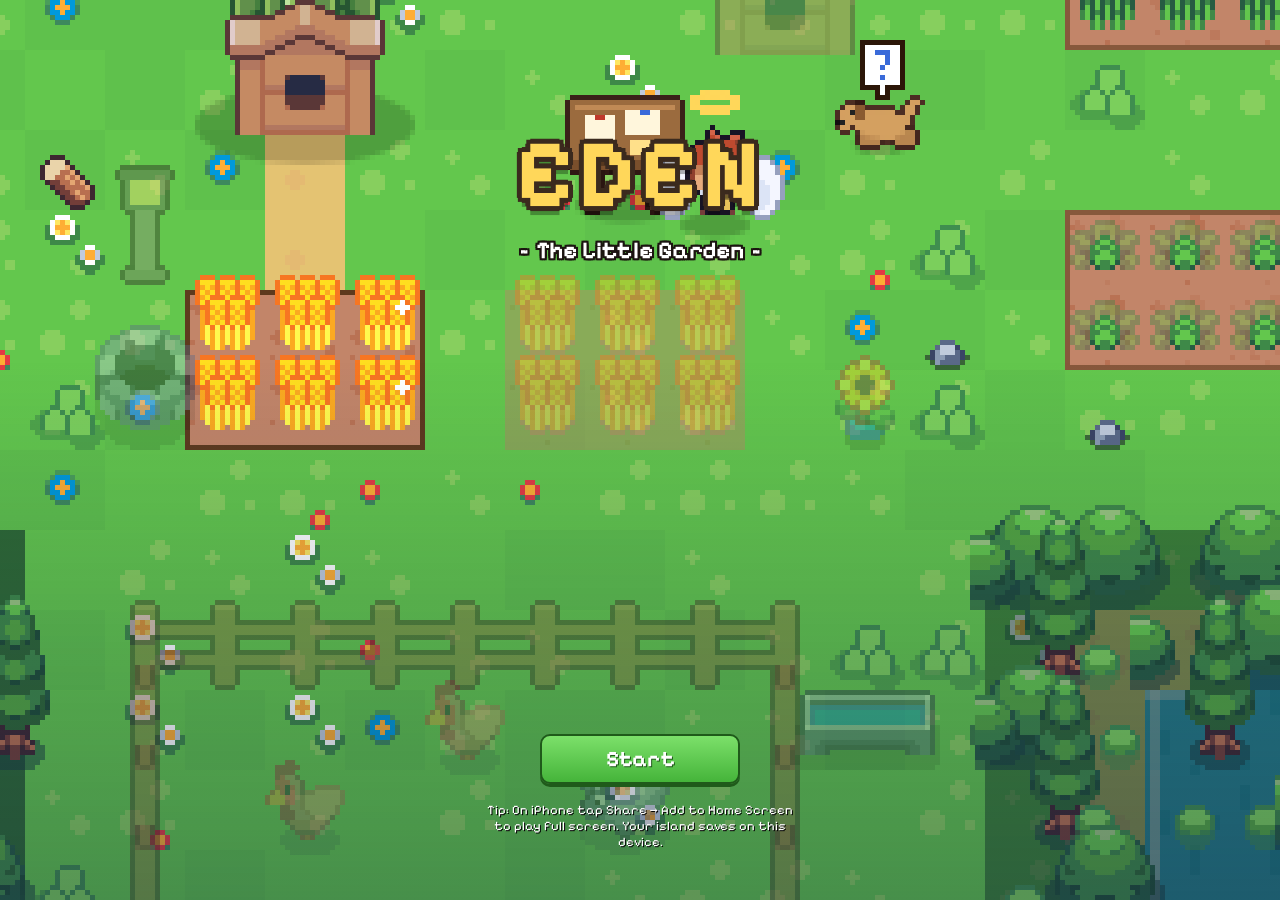
<file: public/old/island.html>
<!DOCTYPE html>
<html lang="en">
<head>
<meta charset="utf-8">
<meta name="viewport" content="width=device-width,initial-scale=1,maximum-scale=1,user-scalable=no,viewport-fit=cover">
<meta name="apple-mobile-web-app-capable" content="yes">
<meta name="mobile-web-app-capable" content="yes">
<meta name="apple-mobile-web-app-status-bar-style" content="black-translucent">
<meta name="apple-mobile-web-app-title" content="Eden">
<meta name="theme-color" content="#3a9ad9">
<meta name="description" content="A cozy little island farm in the Garden of Eden.">
<link rel="manifest" href="manifest.webmanifest">
<link rel="apple-touch-icon" href="apple-touch-icon.png">
<link rel="icon" href="icon-192.png">
<meta property="og:title" content="Eden: The Little Garden">
<meta property="og:description" content="Farm, craft, fish, name every living creature, and keep the one command.">
<meta property="og:image" content="og.png">
<title>Eden: The Little Garden</title>
<style>
@font-face{font-family:'Pixelify Sans';font-weight:400;src:url([data-uri]) format('woff2')}
@font-face{font-family:'Pixelify Sans';font-weight:600 800;src:url([data-uri]) format('woff2')}
*{box-sizing:border-box}
html,body{margin:0;height:100%;overflow:hidden;background:#3a9ad9;color:#3b2a1e;touch-action:none;-webkit-user-select:none;user-select:none;-webkit-touch-callout:none;-webkit-tap-highlight-color:transparent;font-family:'Pixelify Sans',ui-monospace,monospace;overscroll-behavior:none}
#c{position:fixed;inset:0;width:100vw;height:100vh;display:block;image-rendering:pixelated}
.ol{color:#fff;text-shadow:2px 0 #1b1410,-2px 0 #1b1410,0 2px #1b1410,0 -2px #1b1410,2px 2px #1b1410,-2px -2px #1b1410,2px -2px #1b1410,-2px 2px #1b1410}
.hp{background:rgba(24,20,18,.78);border:2px solid #fff;border-radius:12px;box-shadow:0 3px 0 rgba(0,0,0,.35);color:#fff}
#hud{position:fixed;left:0;right:0;top:0;display:flex;justify-content:space-between;align-items:flex-start;padding:calc(env(safe-area-inset-top) + 8px) calc(env(safe-area-inset-right) + 8px) 0 calc(env(safe-area-inset-left) + 8px);pointer-events:none;z-index:5;gap:8px}
#topL{display:flex;flex-direction:column;gap:6px;pointer-events:auto;max-width:64vw}
#coins{display:flex;align-items:center;gap:7px;padding:4px 12px 4px 6px;font-size:22px;font-weight:700;align-self:flex-start}
#coins .ci{width:24px;height:24px;border-radius:50%;background:radial-gradient(circle at 35% 30%,#fff7b0,#ffd23a 45%,#d99a10);border:2px solid #7a4a00;display:flex;align-items:center;justify-content:center;font-size:13px;color:#7a4a00}
#coins.pulse{animation:pl .35s}
@keyframes pl{40%{transform:scale(1.12)}}
#aBox{padding:6px 10px 7px;min-width:190px;cursor:pointer}
#aTop{display:flex;justify-content:space-between;font-size:14px;font-weight:700;gap:10px}
.pbar{height:9px;background:#3b2a1e;border-radius:5px;overflow:hidden;margin-top:4px;box-shadow:inset 0 0 0 1px #000}
.pbar i{display:block;height:100%;background:linear-gradient(#9cff7a,#3fbf3a);transition:width .4s}
#xPct{font-size:11px;opacity:.85;margin-top:3px}
#tracker{font-size:13px;padding:5px 10px;background:rgba(255,248,226,.94);color:#3b2a1e;border:2px solid #3b2a1e;border-radius:10px;align-self:flex-start;box-shadow:0 3px 0 rgba(0,0,0,.25)}
#tracker:before{content:'➤ ';color:#e8392b}
#topR{display:flex;flex-direction:column;gap:8px;pointer-events:auto}
.rb{width:50px;height:50px;border-radius:14px;display:flex;align-items:center;justify-content:center;font-size:24px;cursor:pointer}
#ebox{position:fixed;left:calc(env(safe-area-inset-left) + 8px);bottom:calc(env(safe-area-inset-bottom) + 10px);display:flex;align-items:center;gap:6px;padding:5px 10px;font-size:14px;font-weight:700;z-index:5;pointer-events:none}
#eBar{width:90px;height:10px;background:#3b2a1e;border-radius:5px;overflow:hidden;box-shadow:inset 0 0 0 1px #000}#eFill{height:100%;transition:width .3s}
#joy{position:fixed;width:100px;height:100px;border-radius:50%;border:3px solid rgba(255,255,255,.55);background:rgba(0,0,0,.12);display:none;pointer-events:none;z-index:4}
#knob{position:absolute;left:28px;top:28px;width:38px;height:38px;border-radius:50%;background:rgba(255,255,255,.8);border:3px solid rgba(27,20,16,.6)}
#prompt{position:fixed;left:50%;bottom:calc(env(safe-area-inset-bottom) + 52px);transform:translate(-50%,30px);opacity:0;pointer-events:none;transition:all .15s;z-index:8;display:flex;align-items:center;gap:10px;padding:8px 10px 8px 8px;background:#fff8e2;border:3px solid #3b2a1e;border-radius:14px;box-shadow:0 4px 0 rgba(0,0,0,.3);width:min(370px,94vw)}
#prompt.on{transform:translate(-50%,0);opacity:1;pointer-events:auto}
#prompt>img{width:44px;height:44px;object-fit:contain;image-rendering:pixelated;background:#f0e2bc;border-radius:8px;padding:2px;flex:none}
#prompt .pm{flex:1;min-width:0}
#prompt .pt{font-weight:700;font-size:16px}
#prompt .ps{font-size:13px;opacity:.9;display:flex;flex-wrap:wrap;gap:2px 8px;align-items:center}
#prompt .ps span{display:inline-flex;align-items:center;gap:2px;font-weight:700}#prompt .ps img{width:16px;height:16px;image-rendering:pixelated}
#prompt .pb{display:flex;flex-direction:column;gap:4px}
.have{color:#2a8a1a}.lack{color:#c0281a}
#pickups{display:none}
#toasts{position:fixed;left:50%;transform:translateX(-50%);top:28%;display:flex;flex-direction:column;align-items:center;gap:5px;pointer-events:none;z-index:7;width:92vw}
.toast{padding:6px 12px;font-size:14px;max-width:360px;text-align:center;animation:pin .2s;background:rgba(24,20,18,.85);color:#fff;border:2px solid #fff;border-radius:10px}
.toast.tip{background:#fff8e2;color:#3b2a1e;border-color:#3b2a1e}
@keyframes pin{from{opacity:0;transform:translateY(-8px)}to{opacity:1}}
#banner{position:fixed;left:50%;top:22%;transform:translate(-50%,-50%);font-size:26px;font-weight:700;color:#fff;text-shadow:3px 0 #1b1410,-3px 0 #1b1410,0 3px #1b1410,0 -3px #1b1410,2px 2px #1b1410,-2px -2px #1b1410,2px -2px #1b1410,-2px 2px #1b1410;opacity:0;transition:opacity .6s;pointer-events:none;text-align:center;white-space:nowrap;z-index:6}
#banner.on{opacity:1}
.pn{background:#fff8e2;border:3px solid #3b2a1e;border-radius:14px;box-shadow:0 4px 0 rgba(0,0,0,.3);color:#3b2a1e}
#dialog{position:fixed;left:50%;transform:translateX(-50%);bottom:calc(env(safe-area-inset-bottom) + 10px);width:min(620px,96vw);display:none;gap:6px;z-index:20;cursor:pointer;align-items:stretch}
#dialog.on{display:flex}
#dialog .dbox{flex:1;padding:12px 14px 16px;min-height:110px;position:relative}
#dialog .dt{font-size:17px;line-height:1.35}
#dialog .dref{font-size:12px;opacity:.6;margin-top:5px}
#dialog .dch{display:flex;flex-direction:column;gap:5px;margin-top:8px}
#dialog .dch button{font:inherit;font-size:16px;padding:7px 10px;border:2px solid #3b2a1e;background:#fff;border-radius:8px;text-align:left;cursor:pointer}
#dialog .dnext{position:absolute;right:12px;bottom:4px;font-size:14px;color:#e8392b;animation:bob .8s infinite}
@keyframes bob{50%{transform:translateY(3px)}}
#dialog .dport{width:96px;flex:none;display:flex;flex-direction:column;align-items:center;justify-content:center;padding:6px}
#dialog .dport canvas{width:76px;height:76px;image-rendering:pixelated;background:#cfe8ff;border:2px solid #3b2a1e;border-radius:8px}
#dialog .dn{font-weight:700;font-size:13px;margin-top:4px;text-align:center}
#dialog.noport .dport{display:none}
#dialog.god .dbox{background:#fffbe8}
#modal{position:fixed;inset:0;background:rgba(10,20,40,.45);display:none;align-items:center;justify-content:center;z-index:30;padding:calc(env(safe-area-inset-top) + 10px) 10px calc(env(safe-area-inset-bottom) + 10px)}
#modal.on{display:flex}
.mcard{width:min(560px,100%);max-height:100%;display:flex;flex-direction:column;overflow:hidden}
.mhead{display:flex;align-items:center;gap:4px;padding:6px;background:#ffd36a;border-bottom:3px solid #3b2a1e}
.tabs{display:flex;gap:4px;flex:1;overflow-x:auto;scrollbar-width:none}
.tab{padding:6px 11px;font-size:15px;font-weight:700;cursor:pointer;border-radius:9px;white-space:nowrap;color:#7a4a10}
.tab.on{background:#fff8e2;color:#3b2a1e;box-shadow:inset 0 0 0 2px #3b2a1e}
.x{width:36px;height:36px;display:flex;align-items:center;justify-content:center;cursor:pointer;font-size:18px;font-weight:700;color:#fff;background:#e8392b;border:2px solid #3b2a1e;border-radius:10px;flex:none}
.mbody{padding:10px;overflow-y:auto;-webkit-overflow-scrolling:touch;touch-action:pan-y;font-size:15px;line-height:1.35}
.grid{display:grid;grid-template-columns:repeat(auto-fill,46px);gap:4px;justify-content:center}
.slot{width:46px;height:46px;background:#fff;border:2px solid #d9c49a;border-radius:8px;position:relative;display:flex;align-items:center;justify-content:center;cursor:pointer}
.slot img{width:32px;height:32px;image-rendering:pixelated;pointer-events:none}
.slot .n{position:absolute;right:3px;bottom:0;font-size:13px;font-weight:700;color:#fff;text-shadow:1px 1px 0 #000,-1px -1px 0 #000,1px -1px 0 #000,-1px 1px 0 #000}
.slot.sel{border-color:#e8392b}
.h3{font-weight:700;font-size:16px;margin:12px 0 6px}
.h3:first-child{margin-top:0}
.big{font-size:40px;font-weight:700}
.row{display:flex;align-items:center;gap:8px;padding:7px;background:#fff;border:2px solid #e3d2a8;border-radius:10px;margin-bottom:6px}
.row.rush{border-color:#e8392b;background:#fff1ea}
.row img{width:34px;height:34px;image-rendering:pixelated;flex:none}
.row .grow{flex:1;min-width:0}
.row .t1{font-weight:700;font-size:15px}
.row .t2{font-size:13px;opacity:.85}
.gold{color:#b07a00}
.have-coins{display:inline-block;margin-bottom:8px;padding:3px 10px;background:#3b2a1e;color:#ffd75a;border-radius:8px;font-weight:700}
.req{font-size:13px}
.btn{font:inherit;font-size:15px;font-weight:700;padding:7px 13px;border:2px solid #1f5a1a;background:linear-gradient(#7ce06a,#45b43a);color:#fff;text-shadow:1px 1px 0 #1f5a1a;cursor:pointer;white-space:nowrap;border-radius:10px;box-shadow:0 3px 0 #1f5a1a}
.btn:active{transform:translateY(2px);box-shadow:0 1px 0 #1f5a1a}
.btn:disabled{background:#c9c2b2;border-color:#8a8272;box-shadow:0 3px 0 #8a8272;text-shadow:none;color:#f4f0e6}
.btn.alt{background:#fff;color:#3b2a1e;border-color:#3b2a1e;box-shadow:0 3px 0 #3b2a1e;text-shadow:none}
.btn.big{font-size:22px;padding:10px 30px;margin:6px;min-width:200px}
.detail{background:#fff;border:2px solid #d9c49a;border-radius:10px;padding:8px;margin-top:8px;display:flex;gap:10px;align-items:center}
.detail img{width:40px;height:40px;image-rendering:pixelated}
.muted{opacity:.7;font-size:13px}
input.name{font:inherit;font-size:18px;padding:8px 10px;border:2px solid #3b2a1e;background:#fff;width:100%;-webkit-user-select:text;user-select:text;border-radius:10px}
#buildBar{position:fixed;left:50%;transform:translateX(-50%);bottom:calc(env(safe-area-inset-bottom) + 56px);display:none;align-items:center;gap:10px;padding:6px 8px 6px 12px;z-index:6;font-weight:700;font-size:15px;white-space:nowrap}
#title{position:fixed;inset:0;z-index:40;display:flex;flex-direction:column;align-items:center;justify-content:flex-end;padding:20px 20px calc(env(safe-area-inset-bottom) + 50px);text-align:center;background:linear-gradient(rgba(255,255,255,0) 40%,rgba(20,40,70,.35))}
#logo{position:absolute;top:calc(env(safe-area-inset-top) + 13vh);left:0;right:0}
#title h1{font-size:min(20vw,96px);margin:0;letter-spacing:4px;color:#ffd75a;text-shadow:5px 0 #3b2a1e,-5px 0 #3b2a1e,0 5px #3b2a1e,0 -5px #3b2a1e,4px 4px #3b2a1e,-4px -4px #3b2a1e,4px -4px #3b2a1e,-4px 4px #3b2a1e,0 9px 0 rgba(0,0,0,.3);font-weight:700}
#title h2{font-weight:700;font-size:24px;margin:4px 0 0}
#title .tip{font-size:13px;color:#fff;margin-top:12px;max-width:320px;text-shadow:1px 1px 0 #000}
#fade{position:fixed;inset:0;background:#000;opacity:0;pointer-events:none;transition:opacity 1s;z-index:35}
#fade.on{opacity:1}
</style>
</head>
<body>
<canvas id="c"></canvas>
<div id="hud">
 <div id="topL">
  <div id="coins" class="hp"><span class="ci">✦</span><span id="coinN">0</span></div>
  <div id="aBox" class="hp"><div id="aTop"><span id="aName"></span><span id="aPct"></span></div><div class="pbar"><i id="aFill"></i></div><div id="xPct"></div></div>
  <div id="tracker"></div>
 </div>
 <div id="topR"><div class="hp rb" id="bBag" title="Bag">🎒</div><div class="hp rb" id="bBuild" title="Decorate">🔨</div><div class="hp rb" id="bBook" title="Exploration">📖</div></div>
</div>
<div id="ebox" class="hp">⚡<div id="eBar"><div id="eFill"></div></div><span id="eNum"></span></div>
<div id="pickups"></div><div id="toasts"></div><div id="banner"></div>
<div id="joy"><div id="knob"></div></div>
<div id="prompt"><img alt=""><div class="pm"><div class="pt"></div><div class="ps"></div></div><div class="pb"></div></div>
<div id="buildBar" class="pn"><span></span><button class="btn" id="buildDone">Done</button></div>
<div id="dialog"><div class="dbox pn"><div class="dt"></div><div class="dref"></div><div class="dch"></div><div class="dnext">▼</div></div><div class="dport pn"><canvas id="portC" width="40" height="40"></canvas><div class="dn"></div></div></div>
<div id="modal"><div class="mcard pn"><div class="mhead"><div class="tabs"></div><div class="x" id="mx">✕</div></div><div class="mbody"></div></div></div>
<div id="title">
 <div id="logo"><h1>EDEN</h1><h2 class="ol">~ The Little Garden ~</h2></div>
 <div id="tbtns"></div>
 <div class="tip">Tip: On iPhone tap Share → Add to Home Screen to play full screen. Your island saves on this device.</div>
</div>
<div id="fade"></div>
<script>
(()=>{
'use strict';
// ================= CONSTANTS & UTILS =================
const TS=16,W=50,H=72;
const G=0,TALL=1,WATER=2,SAND=3,STONE=4,DRY=5,DARK=6,GROVE=7,TILLED=8,PATH=9,HEDGE=10,BRIDGE=11,FLOW=12;
const KEY='eden_island_v1';
const $=s=>document.querySelector(s);
const clamp=(v,a,b)=>v<a?a:v>b?b:v;
function mulberry(a){return function(){a|=0;a=a+0x6D2B79F5|0;let t=Math.imul(a^a>>>15,1|a);t=t+Math.imul(t^t>>>7,61|t)^t;return((t^t>>>14)>>>0)/4294967296}}
function hash(x,y){let h=(x*374761393+y*668265263)|0;h=Math.imul(h^(h>>>13),1274126177);return((h^(h>>>16))>>>0)/4294967296}
const rnd=(a,b)=>a+Math.random()*(b-a),ri=(a,b)=>Math.floor(rnd(a,b+1)),pick=a=>a[Math.floor(Math.random()*a.length)];
const idx=(x,y)=>y*W+x,inb=(x,y)=>x>=0&&y>=0&&x<W&&y<H;
const wait=ms=>new Promise(r=>setTimeout(r,ms));
const esc=s=>String(s).replace(/[&<>"]/g,c=>({'&':'&amp;','<':'&lt;','>':'&gt;','"':'&quot;'}[c]));
const fmt=n=>Math.floor(n).toLocaleString();
const now=()=>Date.now()/1000;
const isNight=()=>false;

// ================= ITEMS =================
const ITEMS={
 wood:{n:'Wood',p:3},fiber:{n:'Fiber',p:2},stone:{n:'Stone',p:3},clay:{n:'Clay',p:8},
 gold:{n:'Gold',p:60},onyx:{n:'Onyx',p:110},bdellium:{n:'Bdellium',p:45},
 berries:{n:'Wild Berries',p:6,food:6},mushroom:{n:'Mushroom',p:12,food:8},apple:{n:'Apple',p:14,food:10},fig:{n:'Fig',p:16,food:12},olive:{n:'Olives',p:16,food:6},pomegranate:{n:'Pomegranate',p:30,food:14},date:{n:'Dates',p:22,food:14},grapes:{n:'Grapes',p:20,food:10},honey:{n:'Honey',p:40,food:20},
 wheat:{n:'Wheat',p:8},barley:{n:'Barley',p:12},cucumber:{n:'Cucumber',p:18,food:8},lentils:{n:'Lentils',p:22},onion:{n:'Onion',p:26,food:8},leeks:{n:'Leeks',p:30,food:10},flax:{n:'Flax',p:40},garlic:{n:'Garlic',p:40},melon:{n:'Melon',p:70,food:30},
 egg:{n:'Egg',p:18},milk:{n:'Milk',p:28,food:14},wool:{n:'Wool',p:40},
 minnow:{n:'Minnow',p:15,col:'#b9c9d6',diff:.45},tilapia:{n:'Tilapia',p:35,col:'#7fa08c',diff:.7},catfish:{n:'Catfish',p:55,col:'#6b5a48',diff:.95},barbel:{n:'Barbel',p:45,col:'#98a6b3',diff:.85},carp:{n:'Golden Carp',p:80,col:'#f2b632',diff:1.05},glimmer:{n:'Glimmerfin',p:260,col:'#a78bff',diff:1.45},
 bread:{n:'Bread',p:40,food:30},barleyloaf:{n:'Barley Loaf',p:55,food:40},figcake:{n:'Fig Cake',p:90,food:45},raisins:{n:'Raisin Cakes',p:80,food:40},stew:{n:'Lentil Stew',p:110,food:60},oil:{n:'Olive Oil',p:90},linen:{n:'Linen',p:160},honeycake:{n:'Honey Cake',p:130,food:55},
 axe:{n:'Axe',tool:1},pick:{n:'Pickaxe',tool:1},rod:{n:'Fishing Rod',tool:1},basket:{n:'Basket',tool:1},sandals:{n:'Sandals',tool:1},up_e:{n:'Blessing of Strength',tool:1},
};
const DISCOVER=Object.keys(ITEMS).filter(k=>!ITEMS[k].tool);
const CROPV={wheat:['grain','#e0bd5c'],barley:['grain','#d6c98a'],lentils:['bush','#c47a3a'],onion:['bulb','#d9a55b'],cucumber:['vine','#5a9a3a'],melon:['big','#8fbf5a'],flax:['flower','#6f9fe8'],leeks:['tall','#eef4d8'],garlic:['bulb','#f2ede0']};
const GROW={wheat:30,barley:45,cucumber:60,onion:80,lentils:90,leeks:100,garlic:120,flax:140,melon:180};
const CROPS=GROW; // compat for sprite code
const SEEDS=[];
const PROD={chicken:['egg',40],duck:['egg',55],sheep:['wool',120],cow:['milk',90],goat:['milk',80]};
const SPC={dog:['Dog'],rabbit:['Hare'],butterfly:['Butterfly'],chicken:['Fowl'],duck:['Duck'],deer:['Deer'],fox:['Fox'],squirrel:['Squirrel'],owl:['Owl'],dove:['Dove'],peacock:['Peacock'],sheep:['Sheep'],cow:['Cattle'],goat:['Goat'],horse:['Horse'],ram:['Ram'],hedgehog:['Hedgehog'],lion:['Lion'],eagle:['Eagle'],camel:['Camel'],frog:['Frog'],tortoise:['Tortoise'],hippo:['Behemoth'],elephant:['Elephant'],giraffe:['Giraffe'],monkey:['Ape'],leopard:['Leopard'],bear:['Bear']};
const NANIM=Object.keys(SPC).length;
const TOOLS=[
 {id:'axe',n:'Axe',d:'Chop trees faster.',lv:[null,null,[300,{}],[1200,{gold:2}]]},
 {id:'pick',n:'Pickaxe',d:'Lv 2 breaks gold veins, Lv 3 breaks onyx.',lv:[null,null,[400,{}],[1500,{gold:3}]]},
 {id:'rod',n:'Fishing Rod',d:'Walk into water to cast.',lv:[null,[150,{}]]},
 {id:'basket',n:'Basket',d:'Gather twice the fruit.',lv:[null,[400,{}]]},
 {id:'sandals',n:'Sandals',d:'Walk faster.',lv:[null,[500,{}]]},
 {id:'up_e',n:'Blessing of Strength',d:'+15 max energy.',lv:[null,[300,{}],[800,{}],[1600,{}],[3000,{}]]}];
const COOK=[{id:'bread',need:{wheat:3}},{id:'barleyloaf',need:{barley:3}},{id:'raisins',need:{grapes:4}},{id:'oil',need:{olive:5}},{id:'figcake',need:{fig:3,honey:1}},{id:'stew',need:{lentils:3,onion:1}},{id:'honeycake',need:{wheat:2,honey:1,egg:1}},{id:'linen',need:{flax:3}}];
const BUILD=[
 {id:'path',n:'Stone Path',need:{stone:1}},{id:'fence',n:'Fence',need:{wood:1}},{id:'wall',n:'Stone Wall',need:{stone:2}},
 {id:'flowerbed',n:'Flower Bed',need:{fiber:3},bless:10},{id:'flowerpot',n:'Flower Pot',need:{clay:2}},{id:'bench',n:'Bench',need:{wood:8}},{id:'barrel',n:'Barrel',need:{wood:6}},{id:'campfire',n:'Campfire',need:{wood:5,stone:5}},
 {id:'lamp',n:'Stone Lamp',need:{stone:6},bless:50},{id:'trough',n:'Trough',need:{wood:10}},{id:'crate',n:'Crate',need:{wood:4}}];
const SOLID={tree:1,stump:1,fruit:1,bush:1,vine:1,hive:1,resin:1,rock:1,gold:1,onyx:1,home:1,house:1,life:1,block:1,fence:1,wall:1,bench:1,barrel:1,campfire:1,lamp:1,well:1,trough:1,beehive:1,flowerpot:1,board:1,anvil:1,crate:1};

// ================= THE ISLAND =================
// Each location: a rectangle of land. Locked ones are overgrown until you pay to clear them.
// Ghosts ("see-through" things) are bought to develop the area. At 80% you can build the area's house.
const AREAS=[null,{n:'Edge of Eden',house:'Cottage'},{n:'The River Lands',house:'Stone House'},{n:'Midst of the Garden',house:'Garden Temple'}];
const LOCS=[
 // ---- Area 1 ----
 {id:'home',a:1,n:'Home',r:[19,52,12,9],c:0,fauna:['dog'],
  g:[{t:'house',x:28,y:54,c:1200,need:{wood:40,stone:30},spr:'hut_red'},{t:'bed',k:'wheat',x:25,y:58,w:3,h:2,c:60},{t:'bench',x:26,y:53,c:40,need:{wood:4}},{t:'lamp',x:20,y:57,c:80,need:{stone:5}},{t:'flowerpot',x:29,y:59,c:30},{t:'well',x:20,y:59,c:150,need:{stone:10}}]},
 {id:'field',a:1,n:'Tending Field',r:[31,52,9,9],c:120,fauna:['butterfly'],
  g:[{t:'bed',k:'wheat',x:32,y:53,w:3,h:2,c:80},{t:'bed',k:'barley',x:36,y:53,w:3,h:2,c:150},{t:'bed',k:'cucumber',x:32,y:57,w:3,h:2,c:240},{t:'bed',k:'onion',x:36,y:57,w:3,h:2,c:380},{t:'barrel',x:35,y:60,c:40,need:{wood:4}}]},
 {id:'orchard',a:1,n:'Orchard',r:[9,52,10,9],c:200,fauna:['rabbit'],
  g:[{t:'tree',k:'fig',x:11,y:55,c:150},{t:'tree',k:'apple',x:15,y:55,c:150},{t:'tree',k:'olive',x:11,y:59,c:240},{t:'bush',x:15,y:59,c:60},{t:'bush',x:17,y:59,c:60},{t:'beehive',x:17,y:53,c:280,need:{wood:10}}]},
 {id:'wood',a:1,n:'Cedar Wood',r:[9,61,10,8],c:250,fauna:['deer','fox','squirrel'],
  g:[{t:'campfire',x:13,y:65,c:120,need:{wood:5}},{t:'bench',x:15,y:65,c:50,need:{wood:6}}]},
 {id:'ranch',a:1,n:'Green Pasture',r:[19,61,12,8],c:350,fauna:[],
  g:[{t:'pen',x:20,y:62,w:9,h:5,c:180,need:{wood:12}},{t:'animal',k:'chicken',x:22,y:64,c:150},{t:'animal',k:'chicken',x:24,y:63,c:150},{t:'animal',k:'sheep',x:26,y:64,c:380},{t:'trough',x:29,y:63,c:80,need:{wood:6}}]},
 {id:'pond',a:1,n:'Still Waters',r:[31,61,9,8],c:450,fauna:['frog'],pond:[35,64.2,2.3],
  g:[{t:'dock',x:35,y:66,c:100,tiles:[[35,66],[35,67]]},{t:'animal',k:'duck',x:32,y:62,c:200},{t:'sandbar',x:39,y:64,c:600,tiles:[[40,63],[41,63],[41,64],[40,64],[41,65]]}],flower:[38,62]},
 {id:'islet1',a:1,n:'Sandbar Isle',r:[43,62,4,4],c:300,fauna:['tortoise'],secret:1,g:[]},
 // ---- Area 2 ----
 {id:'bank',a:2,n:'Riverbank',r:[19,40,12,9],c:0,fauna:[],
  g:[{t:'house',x:24,y:42,c:4000,need:{wood:80,stone:60,gold:3},spr:'hut_purple'},{t:'bed',k:'lentils',x:20,y:46,w:3,h:2,c:400},{t:'lamp',x:28,y:46,c:100,need:{stone:6}},{t:'bench',x:28,y:42,c:60,need:{wood:6}}]},
 {id:'quarry',a:2,n:'Stone Hills',r:[9,40,10,9],c:900,fauna:['ram','hedgehog'],
  g:[{t:'anvil',x:13,y:44,c:250,need:{stone:20}},{t:'crate',x:16,y:46,c:60,need:{wood:4}}]},
 {id:'vineyard',a:2,n:'Vineyard',r:[31,40,9,9],c:1100,fauna:['peacock'],
  g:[{t:'vine',x:32,y:42,c:200},{t:'vine',x:34,y:42,c:200},{t:'vine',x:36,y:42,c:200},{t:'beehive',x:38,y:46,c:300,need:{wood:10}},{t:'bed',k:'leeks',x:32,y:46,w:3,h:2,c:500}]},
 {id:'meadow',a:2,n:'Wide Meadow',r:[19,31,12,9],c:1600,fauna:['horse'],
  g:[{t:'pen',x:20,y:32,w:9,h:5,c:300,need:{wood:20}},{t:'animal',k:'cow',x:22,y:34,c:600},{t:'animal',k:'goat',x:25,y:34,c:500},{t:'animal',k:'sheep',x:27,y:33,c:400},{t:'trough',x:29,y:36,c:100,need:{wood:8}}]},
 {id:'havilah',a:2,n:'Land of Havilah',r:[9,31,10,9],c:2200,fauna:['camel','eagle'],flower:[10,33],
  g:[{t:'sandbar',x:8,y:35,c:1500,tiles:[[7,35],[7,36],[6,35]]}]},
 {id:'river',a:2,n:'River Pishon',r:[31,31,9,9],c:1900,fauna:['hippo'],river:1,
  g:[{t:'bed',k:'garlic',x:32,y:32,w:3,h:2,c:600},{t:'dock',x:37,y:34,c:150,tiles:[[37,35]]}]},
 {id:'islet2',a:2,n:'Onyx Isle',r:[2,34,4,4],c:800,fauna:[],secret:1,g:[]},
 // ---- Area 3 ----
 {id:'midst',a:3,n:'Midst of the Garden',r:[19,19,12,9],c:0,fauna:[],
  g:[{t:'house',x:22,y:25,c:12000,need:{wood:150,stone:120,gold:10,onyx:5},spr:'tower'},{t:'lamp',x:20,y:20,c:200,need:{stone:8}},{t:'lamp',x:29,y:20,c:200,need:{stone:8}},{t:'flowerpot',x:28,y:26,c:80}]},
 {id:'wild',a:3,n:'Wild Wood',r:[9,19,10,9],c:4500,fauna:['elephant','giraffe','monkey','leopard'],
  g:[{t:'tree',k:'date',x:13,y:24,c:600}]},
 {id:'spring',a:3,n:'The Spring',r:[31,19,9,9],c:5000,fauna:['dove'],pond:[35,22.5,2.2],
  g:[{t:'dock',x:35,y:25,c:300,tiles:[[35,24],[35,25]]},{t:'animal',k:'duck',x:32,y:20,c:400}]},
 {id:'grove',a:3,n:'Pomegranate Grove',r:[19,10,12,9],c:6500,fauna:['owl'],
  g:[{t:'tree',k:'pomegranate',x:21,y:13,c:800},{t:'tree',k:'pomegranate',x:25,y:13,c:800},{t:'bed',k:'flax',x:21,y:16,w:3,h:2,c:1000},{t:'bed',k:'melon',x:26,y:16,w:3,h:2,c:1500}]},
 {id:'hills',a:3,n:'Golden Hills',r:[9,10,10,9],c:6000,fauna:['lion','bear'],g:[]},
 {id:'lea',a:3,n:'Quiet Lea',r:[31,10,9,9],c:5500,fauna:[],
  g:[{t:'pen',x:32,y:11,w:7,h:5,c:400,need:{wood:20}},{t:'animal',k:'cow',x:34,y:13,c:600},{t:'animal',k:'goat',x:36,y:13,c:500}]},
];
const NAT={home:[['twig',3],['pebble',2],['weed',3]],field:[['weed',4],['pebble',1]],orchard:[['weed',3],['twig',2]],wood:[['tree',9],['twig',3],['mushroom',2]],ranch:[['weed',3]],pond:[['weed',2],['pebble',2]],islet1:[['gold',1],['rock',1]],
 bank:[['twig',2],['weed',2],['tree',2]],quarry:[['rock',7],['gold',2],['pebble',2]],vineyard:[['weed',3]],meadow:[['weed',3],['bush',2]],havilah:[['gold',3],['onyx',1],['resin',2],['rock',2]],river:[['pebble',2],['clay',2]],islet2:[['onyx',2],['gold',1]],
 midst:[],wild:[['tree:jungle',8],['mushroom',3],['bush',2]],spring:[['weed',3]],grove:[['weed',2]],hills:[['rock',5],['onyx',3],['gold',2]],lea:[['weed',4]]};
const LITTER={twig:1,pebble:1,weed:1,mushroom:1,clay:1};
const LOC_TILE={wood:[[TALL,.2],[DARK,1]],wild:[[TALL,.3],[DARK,1]],orchard:[[FLOW,.25],[G,1]],field:[[G,1]],quarry:[[STONE,.55],[DRY,1]],hills:[[STONE,.6],[DRY,1]],havilah:[[STONE,.6],[DRY,1]],meadow:[[TALL,.25],[FLOW,.45],[G,1]],midst:[[FLOW,.25],[GROVE,1]],grove:[[FLOW,.2],[G,1]],islet1:[[SAND,.3],[G,1]],islet2:[[STONE,.5],[DRY,1]]};
const FISHP={pond:[['minnow',.45],['tilapia',.3],['catfish',.23],['glimmer',.02]],river:[['minnow',.3],['barbel',.35],['carp',.3],['glimmer',.05]],spring:[['carp',.5],['tilapia',.3],['glimmer',.2]],islet1:[['barbel',.45],['carp',.4],['glimmer',.15]],islet2:[['carp',.5],['glimmer',.5]],sea:[['minnow',.55],['barbel',.35],['tilapia',.1]]};
const VERSE={orchard:['Behold, I have given you every tree, in the which is the fruit of a tree yielding seed.','Genesis 1:29'],wood:['And out of the ground made the LORD God to grow every tree that is pleasant to the sight.','Genesis 2:9'],pond:['Let the waters bring forth abundantly the moving creature that hath life.','Genesis 1:20'],ranch:['And God made the beast of the earth after his kind, and cattle after their kind.','Genesis 1:25'],field:['And the LORD God took the man, and put him into the garden of Eden to dress it and to keep it.','Genesis 2:15'],bank:['And a river went out of Eden to water the garden.','Genesis 2:10'],havilah:['…the land of Havilah, where there is gold; and the gold of that land is good.','Genesis 2:11–12'],midst:['The tree of life also in the midst of the garden.','Genesis 2:9'],wild:['And God saw every thing that he had made, and, behold, it was very good.','Genesis 1:31'],meadow:['Let the earth bring forth grass, the herb yielding seed.','Genesis 1:11']};
LOCS.forEach((l,i)=>{l.i=i;l.g.forEach((g,j)=>{g.key=l.id+':'+j;g.loc=l;if(!g.n)g.n=ghostName(g)})});
const LOCI={};LOCS.forEach(l=>LOCI[l.id]=l);
const GHOSTS=LOCS.flatMap(l=>l.g);
function ghostName(g){const N={bench:'Bench',lamp:'Stone Lamp',flowerpot:'Flower Pot',well:'Well',barrel:'Barrel',beehive:'Beehive',campfire:'Campfire',pen:'Animal Pen',trough:'Trough',dock:'Fishing Dock',sandbar:'Sandbar',anvil:'Anvil',crate:'Crate',vine:'Grapevine',bush:'Berry Bush'};
 if(g.t==='house')return'';if(g.t==='bed')return ITEMS[g.k].n+' Bed';if(g.t==='tree')return({fig:'Fig',apple:'Apple',olive:'Olive',date:'Date Palm',pomegranate:'Pomegranate'}[g.k])+(g.k==='date'?'':' Tree');if(g.t==='animal')return SPC[g.k][0];return N[g.t]||g.t}
LOCS.forEach(l=>l.g.forEach(g=>{if(g.t==='house')g.n=AREAS[l.a].house}));
const GUIDE=[['Push into a tree or rock to gather wood and stone',s=>(s.got.wood||0)>=3&&(s.got.stone||0)>=1],['Walk through the golden wheat to harvest it',s=>s.harvested>=1],['Fill a request at the board beside Shamar',s=>s.reqDone>=1],['Walk up to something see-through and buy it',s=>s.ghosts>=1],['Walk into an overgrown place and clear it',s=>s.lands>=2],['Walk up to a creature with a ? and name it',s=>s.named>=1],['Reach 80% in this area, then build the Cottage',s=>s.houses>=1],['Explore the River Lands across the bridge',s=>s.houses>=2],['Reach the Midst of the Garden and build the Temple',s=>s.houses>=3]];

// ================= STATE =================
let tiles,objs,locOf,state,player,animals=[],parts=[],floats=[],HOME,MIDST;
const NPCS=[{id:'shamar',name:'Shamar',x:27.6,y:57.2}];
let GT=0,fish=null,fishHold=false,modalOpen=false,titleOpen=true,sleeping=false,buildSel=null,workT=0,toolSeen={};
function freshState(){return{v:1,day:1,inv:{},tools:{axe:1,pick:1,rod:0,basket:0,sandals:0,up_e:0},tier:{},bless:50,energy:60,area:1,open:{home:1},bought:{},houses:{},names:{},pn:{},pets:[],seen:{},reqs:[],rushAt:0,lifeDay:0,verse:{},stock:{},tips:{},sound:true,music:true,px:0,py:0,fxp:0,
 stats:{got:{},reqDone:0,harvested:0,chopped:0,lands:1,named:0,built:0,fish:0,ghosts:0,houses:0}}}
const st=()=>state.stats;
const nHouses=()=>Object.keys(state.houses).length;
const maxE=()=>60+nHouses()*25+state.tools.up_e*15;
const cnt=id=>state.inv[id]||0;
const itemName=id=>ITEMS[id].n;
const LOC=(x,y)=>inb(x,y)?locOf[idx(x,y)]:-1;
const locAt=(x,y)=>{const i=LOC(x,y);return i>=0?LOCS[i]:null};
const isOpenLoc=l=>!!state.open[l.id];
function tileOpen(x,y){if(!inb(x,y))return false;const li=locOf[idx(x,y)];if(li>=0)return !!state.open[LOCS[li].id];const t=tiles[idx(x,y)];if(t!==SAND&&t!==BRIDGE&&t!==PATH)return false;let any=false;for(let dy=-1;dy<=1;dy++)for(let dx=-1;dx<=1;dx++){const l=LOC(x+dx,y+dy);if(l>=0){any=true;if(state.open[LOCS[l].id])return true}}return !any}
const fishLv=()=>Math.floor(Math.sqrt(state.fxp/25))+1;
function areaUnits(a){let n=0,d=0;for(const l of LOCS){if(l.a!==a)continue;d++;if(isOpenLoc(l))n++;for(const g of l.g){if(g.t==='house')continue;d++;if(state.bought[g.key])n++}}return[n,d]}
const areaPct=a=>{const [n,d]=areaUnits(a);return Math.floor(n/d*100)};
function explore(){let n=0,d=0;for(const l of LOCS){d++;if(isOpenLoc(l))n++;for(const g of l.g){d++;if(state.bought[g.key])n++}}
 n+=DISCOVER.filter(k=>state.seen[k]).length+Object.keys(state.names).length;d+=DISCOVER.length+NANIM;return Math.floor(n/d*100)}
const curArea=()=>{const l=locAt(Math.floor(player.x),Math.floor(player.y));return l?l.a:(player.y>50?1:player.y>29?2:3)};

// ================= WORLD =================
function foot(x,y,w,h,main){const hw=Math.floor(w/2);for(let yy=y-h+1;yy<=y;yy++)for(let xx=x-hw;xx<=x+hw;xx++)objs[idx(xx,yy)]=(xx===x&&yy===y)?main:{t:'block',mx:x,my:y}}
let reserved;
function ghostCells(g){const out=[];if(g.t==='bed'||g.t==='pen'){for(let y=g.y;y<g.y+g.h;y++)for(let x=g.x;x<g.x+g.w;x++)out.push([x,y])}else if(g.t==='house'){for(let y=g.y-1;y<=g.y+1;y++)for(let x=g.x-1;x<=g.x+1;x++)out.push([x,y])}else if(g.tiles)g.tiles.forEach(t=>out.push(t));else out.push([g.x,g.y]);return out}
function genWorld(){tiles=new Uint8Array(W*H).fill(WATER);objs=new Array(W*H).fill(null);locOf=new Int8Array(W*H).fill(-1);reserved=new Uint8Array(W*H);
 for(const l of LOCS){const [x0,y0,w,h]=l.r;for(let y=y0;y<y0+h;y++)for(let x=x0;x<x0+w;x++){locOf[idx(x,y)]=l.i;const hh=hash(x*7+3,y*13+1);let tl=hh<.1?FLOW:G;const spec=LOC_TILE[l.id];if(spec)for(const [t,p] of spec){if(hh<p){tl=t;break}}tiles[idx(x,y)]=tl}}
 for(let y=0;y<H;y++)for(let x=0;x<W;x++){if(locOf[idx(x,y)]>=0)continue;let near=false;for(let dy=-1;dy<=1;dy++)for(let dx=-1;dx<=1;dx++)if(LOC(x+dx,y+dy)>=0)near=true;if(near)tiles[idx(x,y)]=SAND}
 for(const l of LOCS){if(l.pond){const [cx,cy,r]=l.pond,[x0,y0,w,h]=l.r;for(let y=y0;y<y0+h;y++)for(let x=x0;x<x0+w;x++){const d=Math.hypot(x+.5-cx,(y+.5-cy)*1.15);if(d<r)tiles[idx(x,y)]=WATER;else if(d<r+.9)tiles[idx(x,y)]=SAND}}
  if(l.river){const [x0,y0,w]=l.r;for(let x=x0;x<x0+w;x++){[y0+3,y0+6].forEach(y=>tiles[idx(x,y)]=SAND);tiles[idx(x,y0+4)]=tiles[idx(x,y0+5)]=x===x0+2?BRIDGE:WATER}}
  for(const g of l.g)ghostCells(g).forEach(([x,y])=>reserved[idx(x,y)]=1)}
 // home
 HOME={x:22,y:55};foot(HOME.x,HOME.y,3,2,{t:'home'});[[22,56],[22,57]].forEach(([x,y])=>tiles[idx(x,y)]=PATH);
 objs[idx(26,56)]={t:'board'};for(let x=21;x<=23;x++)for(let y=58;y<=59;y++){tiles[idx(x,y)]=TILLED;objs[idx(x,y)]={t:'crop',c:'wheat',pl:0}}
 for(let y=52;y<=60;y++)for(let x=20;x<=28;x++)reserved[idx(x,y)]=1;
 // tree of life
 MIDST={x:25,y:22};foot(MIDST.x,MIDST.y,3,2,{t:'life'});for(let y=20;y<=24;y++)for(let x=23;x<=27;x++)reserved[idx(x,y)]=1;
 for(const l of LOCS)if(l.flower){objs[idx(l.flower[0],l.flower[1])]={t:'bflower'};reserved[idx(l.flower[0],l.flower[1])]=1}
 // natural nodes
 for(const l of LOCS){const rr=mulberry(l.i*977+13);for(const [spec,n] of NAT[l.id]||[]){const [b,k]=spec.split(':');for(let j=0;j<n;j++){const i=freeSpot(l,rr);if(i<0)break;objs[i]=mkNode(b,k)}}}}
function mkNode(b,k){if(b==='tree')return{t:'tree',k:k||(Math.random()<.4?'cedar':'oak'),hp:3};if(b==='rock')return{t:'rock',hp:3};if(b==='gold')return{t:'gold',hp:4};if(b==='onyx')return{t:'onyx',hp:5};if(b==='bush')return{t:'bush',n:2};if(b==='resin')return{t:'resin',n:1};return{t:b}}
function freeSpot(l,rr){rr=rr||Math.random;const [x0,y0,w,h]=l.r;for(let k=0;k<80;k++){const x=x0+Math.floor(rr()*w),y=y0+Math.floor(rr()*h),i=idx(x,y),t=tiles[i];if(objs[i]||reserved[i]||t===WATER||t===SAND||t===TILLED||t===PATH||t===BRIDGE)continue;if(objs[idx(x,y+1)]&&objs[idx(x,y+1)].t==='tree')continue;if(player&&Math.hypot(x+.5-player.x,y+.5-player.y)<1.5)continue;if(NPCS.some(n=>Math.hypot(x+.5-n.x,y+.5-n.y)<1.3))continue;return i}return -1}
function litter(l){const have={};const [x0,y0,w,h]=l.r;for(let y=y0;y<y0+h;y++)for(let x=x0;x<x0+w;x++){const o=objs[idx(x,y)];if(o&&LITTER[o.t])have[o.t]=(have[o.t]||0)+1}
 for(const [b,n] of NAT[l.id]||[])if(LITTER[b]&&(have[b]||0)<n){const i=freeSpot(l);if(i>=0)objs[i]={t:b};return}}
function applyGhost(g,fresh){const T=now();
 switch(g.t){
  case'bed':for(let y=g.y;y<g.y+g.h;y++)for(let x=g.x;x<g.x+g.w;x++){tiles[idx(x,y)]=TILLED;objs[idx(x,y)]={t:'crop',c:g.k,pl:fresh?T-GROW[g.k]*.6:0}}break;
  case'tree':objs[idx(g.x,g.y)]={t:'fruit',k:g.k,n:2};break;
  case'bush':objs[idx(g.x,g.y)]={t:'bush',n:2};break;
  case'vine':objs[idx(g.x,g.y)]={t:'vine',n:2};break;
  case'beehive':objs[idx(g.x,g.y)]={t:'beehive',n:1};break;
  case'pen':{const gx=g.x+Math.floor(g.w/2);for(let x=g.x;x<g.x+g.w;x++)for(let y=g.y;y<g.y+g.h;y++){const edge=x===g.x||x===g.x+g.w-1||y===g.y||y===g.y+g.h-1;if(edge&&!(y===g.y+g.h-1&&x===gx))objs[idx(x,y)]={t:'fence'}}break}
  case'dock':case'sandbar':g.tiles.forEach(([x,y])=>tiles[idx(x,y)]=g.t==='dock'?BRIDGE:SAND);break;
  case'animal':if(fresh){const pen=g.loc.g.find(q=>q.t==='pen');const rect=pen?[pen.x+1,pen.y+1,pen.w-2,pen.h-2]:g.loc.r;state.pets.push({k:g.key,id:g.k,x:g.x+.5,y:g.y+.6,rect,rd:T+10})}break;
  case'house':foot(g.x,g.y,3,2,{t:'house',a:g.loc.a,spr:g.spr});break;
  default:objs[idx(g.x,g.y)]={t:g.t}}}
function spawnAnimals(){animals=[];for(const l of LOCS){(l.fauna||[]).forEach((id,j)=>{const rr=mulberry(l.i*97+j*7);const [x0,y0,w,h]=l.r;let x,y,g=0;do{x=x0+1+rr()*(w-2);y=y0+1+rr()*(h-2)}while((solidRaw(Math.floor(x),Math.floor(y))||reserved[idx(Math.floor(x),Math.floor(y))])&&g++<40);animals.push({id,x,y,loc:l,rect:l.r,vx:0,vy:0,t:rr()*3,bob:rr()*6,face:false})})}
 for(const p of state.pets)animals.push(Object.assign(p,{pet:1,loc:locAt(Math.floor(p.x),Math.floor(p.y))||LOCI.ranch,vx:0,vy:0,t:1,bob:Math.random()*6,face:false}))}
function residents(){NPCS.length=1;LOCS.forEach(l=>l.g.forEach(g=>{if(g.t==='house'&&state.houses[l.a])NPCS.push({id:['','gabriel','michael','gabriel'][l.a],name:['','Gabriel','Michael','Gabriel'][l.a],x:g.x+2.2,y:g.y+.9,res:l.a,ht:0})}))}

// ================= COLLISION =================
function solidRaw(x,y){if(!inb(x,y))return true;const i=idx(x,y),t=tiles[i];if(t===WATER||t===HEDGE)return true;const o=objs[i];return !!(o&&SOLID[o.t])}
function solidAt(x,y){return solidRaw(x,y)||!tileOpen(x,y)}
function collides(x,y,r,fn){return fn(Math.floor(x-r),Math.floor(y-r*.6))||fn(Math.floor(x+r),Math.floor(y-r*.6))||fn(Math.floor(x-r),Math.floor(y+r*.4))||fn(Math.floor(x+r),Math.floor(y+r*.4))}
function moveEnt(e,dx,dy,r,fn){if(!collides(e.x+dx,e.y,r,fn))e.x+=dx;if(!collides(e.x,e.y+dy,r,fn))e.y+=dy}
function resolve(x,y){if(!inb(x,y))return null;const o=objs[idx(x,y)];if(o&&o.t==='block')return{x:o.mx,y:o.my,o:objs[idx(o.mx,o.my)]};return{x,y,o}}

// =============== AUDIO & MUSIC ===============
let AC=null,musicGain=null,ambGain=null;const music={next:0,bar:0};
function ensureAudio(){try{if(!AC)AC=new(window.AudioContext||window.webkitAudioContext)();if(AC.state==='suspended')AC.resume();
 if(AC&&!musicGain){musicGain=AC.createGain();musicGain.gain.value=0;musicGain.connect(AC.destination);ambGain=AC.createGain();ambGain.gain.value=0;const buf=AC.createBuffer(1,AC.sampleRate*3,AC.sampleRate);const d=buf.getChannelData(0);let last=0;for(let i=0;i<d.length;i++){last=(last+.02*(Math.random()*2-1))/1.02;d[i]=last*3.5}const src=AC.createBufferSource();src.buffer=buf;src.loop=true;const lp=AC.createBiquadFilter();lp.type='lowpass';lp.frequency.value=800;src.connect(lp);lp.connect(ambGain);ambGain.connect(AC.destination);src.start();music.next=AC.currentTime+.6}}catch(e){}}
function tone(f,d=.1,type='sine',v=.07,delay=0,f2){if(!AC||!state||!state.sound)return;try{const t=AC.currentTime+Math.max(0,delay);const o=AC.createOscillator(),g=AC.createGain();o.type=type;o.frequency.setValueAtTime(f,t);if(f2)o.frequency.exponentialRampToValueAtTime(f2,t+d);g.gain.setValueAtTime(0,t);g.gain.linearRampToValueAtTime(v,t+.01);g.gain.exponentialRampToValueAtTime(.0001,t+d);o.connect(g);g.connect(AC.destination);o.start(t);o.stop(t+d+.05)}catch(e){}}
function noise(d=.1,v=.05,f=1200){if(!AC||!state||!state.sound)return;try{const b=AC.createBuffer(1,AC.sampleRate*d,AC.sampleRate),c=b.getChannelData(0);for(let i=0;i<c.length;i++)c[i]=(Math.random()*2-1)*(1-i/c.length);const s=AC.createBufferSource();s.buffer=b;const fl=AC.createBiquadFilter();fl.type='bandpass';fl.frequency.value=f;const g=AC.createGain();g.gain.value=v;s.connect(fl);fl.connect(g);g.connect(AC.destination);s.start()}catch(e){}}
const sfx={pick:()=>tone(1046,.07,'square',.025,0,1400),chop:()=>{noise(.12,.12,500);tone(180,.08,'square',.03,0,120)},rock:()=>{noise(.08,.12,2200);tone(600,.05,'square',.02)},hoe:()=>noise(.1,.1,400),water:()=>noise(.25,.06,3000),cut:()=>noise(.07,.08,4000),ok:()=>[523,659,784,1046].forEach((f,i)=>tone(f,.4,'square',.03,i*.08)),
 hurt:()=>tone(200,.3,'sawtooth',.05,0,90),swing:()=>noise(.08,.06,2500),talk:()=>tone(440+Math.random()*120,.03,'square',.015),bird:()=>{const b=2200+Math.random()*900;tone(b,.09,'sine',.018,0,b*1.3);tone(b*1.1,.08,'sine',.015,.12,b*1.4)},splash:()=>noise(.3,.1,900),
 harp:()=>[392,494,587,784,988].forEach((f,i)=>tone(f,.9,'triangle',.05,i*.12)),dark:()=>tone(110,.8,'sine',.05,0,70),build:()=>[262,330,392,523,659].forEach((f,i)=>tone(f,.5,'square',.03,i*.09)),coin:()=>{tone(988,.08,'square',.03);tone(1318,.2,'square',.03,.07)},fall:()=>{noise(.6,.15,300);tone(90,.5,'sine',.08,0,50)}};
const NOTE=n=>440*Math.pow(2,(n-69)/12);
const PROG_DAY=[[62,66,69],[59,62,66],[55,59,62],[57,61,64]],PROG_NIGHT=[[59,62,66],[55,59,62],[52,55,59],[54,57,61]];
function mpad(n,t,d,v){const o=AC.createOscillator(),g=AC.createGain();o.type='sine';o.frequency.value=NOTE(n);g.gain.setValueAtTime(0,t);g.gain.linearRampToValueAtTime(v,t+d*.35);g.gain.linearRampToValueAtTime(0,t+d);o.connect(g);g.connect(musicGain);o.start(t);o.stop(t+d+.1)}
function mpluck(n,t,v,type){const o=AC.createOscillator(),g=AC.createGain();o.type=type||'triangle';o.frequency.value=NOTE(n);g.gain.setValueAtTime(0,t);g.gain.linearRampToValueAtTime(v,t+.01);g.gain.exponentialRampToValueAtTime(.0001,t+1.6);o.connect(g);g.connect(musicGain);o.start(t);o.stop(t+1.7)}
let ambT=0;
function musicTick(dt){if(!AC||!musicGain)return;try{const now=AC.currentTime;const on=!!(state&&state.music)&&!document.hidden;musicGain.gain.setTargetAtTime(on?1:0,now,.4);
 if(!on)music.next=Math.max(music.next,now+.3);else while(music.next<now+.5){const t=Math.max(music.next,now+.05);const night=state&&!titleOpen&&(isNight()||state.fallen);const P=night?PROG_NIGHT:PROG_DAY;const ch=P[music.bar%4];const bl=night?4:3.2;
  ch.forEach(n=>mpad(n-12,t,bl+.5,.01));mpad(ch[0]-24,t,bl+.5,.013);
  for(let b=0;b<8;b++)if(Math.random()<(night?.16:.38))mpluck(ch[Math.floor(Math.random()*3)]+(Math.random()<.55?12:0),t+b*bl/8,night?.014:.018,b%2?'triangle':'square');
  if(night&&!titleOpen&&state.sound&&!state.fallen)for(let k=0;k<4;k++)if(Math.random()<.5){const d=t-now+Math.random()*bl;tone(4600,.04,'sine',.006,d);tone(4700,.04,'sine',.006,d+.07)}
  music.bar++;music.next=t+bl}
 ambT-=dt;if(ambT<=0&&ambGain){ambT=.5;let w=0;if(player&&tiles&&!titleOpen){const px=Math.floor(player.x),py=Math.floor(player.y);for(let y=py-4;y<=py+4;y++)for(let x=px-4;x<=px+4;x++)if(inb(x,y)&&tiles[idx(x,y)]===WATER)w++}ambGain.gain.setTargetAtTime(state&&state.sound?Math.min(.06,w*.004):0,now,.6)}}catch(e){}}


// =============== PIXEL SPRITE ENGINE ===============
const SPR=new Map();
const ATLAS_META=/*AM*/{"tower":[[0,0,30,95,1]],"hut_blue":[[31,0,32,56,1]],"hut_green":[[64,0,32,56,1]],"hut_orange":[[97,0,32,56,1]],"hut_red":[[130,0,32,56,1]],"hut_purple":[[163,0,32,56,1]],"adam_idle_s":[[196,0,80,56,4]],"adam_idle_n":[[517,0,80,56,4]],"adam_idle":[[0,96,80,56,9]],"adam_walk_s":[[0,153,80,56,8]],"adam_walk_n":[[0,210,80,56,8]],"adam_walk":[[0,267,80,56,8]],"adam_doing":[[0,324,80,56,8]],"adam_hurt":[[0,381,80,56,8]],"adam_axe":[[0,438,80,56,10]],"adam_mining":[[0,495,80,56,10]],"adam_dig":[[0,552,80,56,12],[0,609,80,56,1]],"adam_watering":[[81,609,80,56,5]],"adam_attack":[[0,666,80,56,10]],"adam_casting":[[0,723,80,56,12],[0,780,80,56,3]],"adam_waiting":[[241,780,80,56,9]],"adam_reeling":[[0,837,80,56,12],[0,894,80,56,1]],"adam_caught":[[81,894,80,56,10]],"eve_idle_s":[[0,951,80,56,4]],"eve_idle_n":[[321,951,80,56,4]],"eve_idle":[[0,1008,80,56,9]],"eve_walk_s":[[0,1065,80,56,8]],"eve_walk_n":[[0,1122,80,56,8]],"eve_walk":[[0,1179,80,56,8]],"eve_doing":[[0,1236,80,56,8]],"eve_hurt":[[0,1293,80,56,8]],"ang_shamar":[[641,1293,80,56,4]],"ang_gabriel":[[0,1350,80,56,4]],"ang_michael":[[321,1350,80,56,4]],"well2":[[642,1350,20,40,1]],"chimney":[[663,1350,11,37,1]],"pine_s":[[675,1350,25,35,1]],"tree2":[[701,1350,18,35,4]],"tree1":[[774,1350,26,34,4]],"tree1d":[[879,1350,26,34,4]],"tree1f":[[0,1407,26,34,4]],"an_cow":[[105,1407,24,26,4]],"well":[[202,1407,20,25,1]],"crop_flax":[[223,1407,13,23,5]],"an_sheep":[[289,1407,18,23,4]],"ore_stone_big":[[362,1407,24,22,1]],"bush":[[387,1407,24,21,1]],"bush_berry":[[412,1407,24,21,1]],"bush_orange":[[437,1407,24,21,1]],"chest":[[462,1407,16,21,1]],"crate":[[479,1407,16,21,1]],"an_pig":[[496,1407,18,21,4]],"campfire":[[569,1407,23,20,1]],"crop_wheat":[[593,1407,13,20,5]],"crop_barley":[[659,1407,13,20,5]],"flowerpot":[[725,1407,12,19,1]],"crop_lentils":[[738,1407,11,19,5]],"crop_onion":[[794,1407,12,19,5]],"an_chicken":[[855,1407,16,19,4]],"crop_melon":[[920,1407,12,18,5]],"crop_leeks":[[0,1442,10,18,5]],"stump":[[51,1442,18,17,1]],"firepit":[[70,1442,14,17,1]],"grass":[[85,1442,16,16,6]],"dirt":[[182,1442,16,16,5]],"soil":[[263,1442,16,16,4]],"water":[[328,1442,16,16,4]],"sand":[[393,1442,16,16,4]],"path":[[458,1442,16,16,4]],"hedge":[[523,1442,16,16,4]],"bridge":[[588,1442,16,16,1]],"ore_stone":[[605,1442,18,16,1]],"ore_coal":[[624,1442,18,16,1]],"ore_gold":[[643,1442,18,16,1]],"barrel":[[662,1442,13,16,1]],"trough":[[676,1442,29,16,1]],"anvil":[[706,1442,22,16,1]],"fence_v":[[729,1442,8,16,1]],"crop_garlic":[[738,1442,12,16,5]],"an_dove":[[799,1442,15,16,4]],"wall":[[860,1442,16,15,1]],"crop_cucumber":[[877,1442,14,15,5]],"an_duck":[[948,1442,16,14,4]],"ic_hoe":[[0,1461,14,14,1]],"ic_rod":[[15,1461,15,14,1]],"ic_sword":[[31,1461,14,14,1]],"weed":[[46,1461,15,13,1]],"ic_axe":[[62,1461,15,13,1]],"ic_pick":[[78,1461,13,13,1]],"ic_can":[[92,1461,13,13,1]],"ic_wheat":[[106,1461,13,13,1]],"flower":[[120,1461,12,12,7]],"weed2":[[205,1461,15,12,1]],"mush_red":[[221,1461,10,12,4]],"mush_blue":[[262,1461,10,12,4]],"fire":[[303,1461,8,12,4]],"ic_milk":[[336,1461,10,12,1]],"ic_basket":[[347,1461,12,12,1]],"fence_h":[[360,1461,16,11,1]],"fence_post":[[377,1461,8,11,1]],"ic_wood":[[386,1461,11,11,1]],"ic_egg":[[398,1461,10,11,1]],"ic_mushroom":[[409,1461,10,11,1]],"tuft":[[420,1461,13,10,4]],"rock_m":[[473,1461,14,10,1]],"ic_stone":[[488,1461,10,10,1]],"ic_wool":[[499,1461,10,10,1]],"ic_seedbag":[[510,1461,11,10,1]],"ic_gold":[[522,1461,10,10,1]],"ic_onyx":[[533,1461,10,10,1]],"shrub":[[544,1461,8,9,1]],"rock_s":[[553,1461,11,8,1]],"pebble":[[565,1461,9,6,1]]}/*AM*/,ATLAS_SRC=/*AS*/'[data-uri]'/*AS*/;
const AT={};
function loadAtlas(cb){if(!ATLAS_SRC||!ATLAS_META){cb();return}const im=new Image();im.onload=()=>{for(const k in ATLAS_META){const fr=[];for(const [x,y,fw,h,n] of ATLAS_META[k])for(let i=0;i<n;i++){const c=mkc(fw,h);c.getContext('2d').drawImage(im,x+i*fw,y,fw,h,0,0,fw,h);fr.push(c)}AT[k]=fr}cb()};im.onerror=()=>cb();im.src=ATLAS_SRC}
const PK={rock:'ore_stone',gold:'ore_gold',onyx:'ore_coal',pebble:'pebble',weed:'weed',stump:'stump',campfire:'campfire',well:'well',chest:'chest',crate:'crate',wall:'wall',tower:'tower',twig:'ic_wood',mushroom:'mush_red'};
const PKIC={axe:'ic_axe',pick:'ic_pick',hoe:'ic_hoe',can:'ic_can',rod:'ic_rod',wood:'ic_wood',stone:'ic_stone',egg:'ic_egg',milk:'ic_milk',wool:'ic_wool',wheat:'ic_wheat',basket:'ic_basket',gold:'ic_gold',onyx:'ic_onyx',mushroom:'ic_mushroom'};
const CH_AN={hoe:'dig',can:'watering',axe:'axe',pick:'mining',scythe:'attack',rod:'casting'};
function tilePK(t,v){const key='pk'+t+'_'+v;let c=SPR.get(key);if(c)return c;c=mkc(16,16);const g=c.getContext('2d');const r=mulberry(t*97+v*13+5);const gr=()=>g.drawImage(AT.grass[v%AT.grass.length],0,0);const ov=col=>{g.fillStyle=col;g.fillRect(0,0,16,16)};const dec=(sp,x,y)=>g.drawImage(sp,Math.round(x-sp.width/2),Math.round(y-sp.height/2));
 switch(t){case G:gr();break;case FLOW:gr();dec(AT.flower[Math.floor(r()*AT.flower.length)],5+r()*6,5+r()*6);break;case TALL:gr();dec(AT.tuft[v%4],8,9);break;case DRY:gr();ov('rgba(226,196,90,.38)');break;case DARK:gr();ov('rgba(10,50,60,.3)');break;case GROVE:gr();ov('rgba(255,255,200,.16)');if(v===0)dec(AT.flower[2],8,8);break;
  case STONE:g.drawImage(AT.dirt[v%AT.dirt.length],0,0);break;case SAND:g.drawImage(AT.sand[v%4],0,0);break;case WATER:g.drawImage(AT.water[v%4],0,0);break;case TILLED:g.drawImage(AT.soil[v%4],0,0);break;case PATH:g.drawImage(AT.path[v%4],0,0);break;case HEDGE:g.drawImage(AT.hedge[v%4],0,0);break;case BRIDGE:g.drawImage(AT.bridge[0],0,0);break}
 SPR.set(key,c);return c}
function mkc(w,h){const c=document.createElement('canvas');c.width=w;c.height=h;return c}
function pixelate(c,outline){const g=c.getContext('2d'),w=c.width,h=c.height;const d=g.getImageData(0,0,w,h),a=d.data;for(let i=3;i<a.length;i+=4)a[i]=a[i]<110?0:255;
 if(outline){const s=new Uint8ClampedArray(a);for(let y=0;y<h;y++)for(let x=0;x<w;x++){const i=(y*w+x)*4;if(s[i+3])continue;let n=-1;for(const [dx,dy] of [[0,1],[1,0],[-1,0],[0,-1]]){const xx=x+dx,yy=y+dy;if(xx<0||yy<0||xx>=w||yy>=h)continue;const j=(yy*w+xx)*4;if(s[j+3]){n=j;break}}if(n>=0){a[i]=s[n]*.32+8;a[i+1]=s[n+1]*.26+4;a[i+2]=s[n+2]*.3+6;a[i+3]=255}}}
 g.putImageData(d,0,0);return c}
function bake(key,w,h,fn,outline=true){let c=SPR.get(key);if(c)return c;c=mkc(w,h);const g=c.getContext('2d');fn(g);pixelate(c,outline);SPR.set(key,c);return c}
const R=(g,c,x,y,w,h)=>{g.fillStyle=c;g.fillRect(x,y,w,h)};
const E=(g,c,x,y,rx,ry)=>{g.fillStyle=c;g.beginPath();g.ellipse(x,y,rx,ry===undefined?rx:ry,0,0,7);g.fill()};
const P=(g,c,pts)=>{g.fillStyle=c;g.beginPath();pts.forEach(([x,y],i)=>i?g.lineTo(x,y):g.moveTo(x,y));g.closePath();g.fill()};
const L=(g,c,w,pts)=>{g.strokeStyle=c;g.lineWidth=w;g.lineCap='round';g.lineJoin='round';g.beginPath();pts.forEach(([x,y],i)=>i?g.lineTo(x,y):g.moveTo(x,y));g.stroke()};
function legs(g,c,xs,y,len,f,w=2){xs.forEach((x,i)=>{const up=f&&((i+f)%2)?1:0;R(g,c,x,y,w,len-up)})}

// ---- tiles (16x16, no outline) ----
const GRASS_P=[['#6cbd4a','#5aa63c','#86d05c'],['#5fb043','#4e9836','#7ac457'],['#97ae48','#81973a','#b0c45a']];
function tileSpr(t,v,s,fr){if(AT.grass)return tilePK(t,v);const key='t'+t+'_'+v+'_'+s+'_'+(fr||0);let c=SPR.get(key);if(c)return c;c=mkc(16,16);const g=c.getContext('2d');const r=mulberry(t*131+v*17+3);
 const px=(col,n,w=1,h=1)=>{g.fillStyle=col;for(let k=0;k<n;k++)g.fillRect(Math.floor(r()*16),Math.floor(r()*16),w,h)};
 const tuft=(col,n,h=2)=>{g.fillStyle=col;for(let k=0;k<n;k++){const x=Math.floor(r()*14),y=Math.floor(r()*13)+2;g.fillRect(x,y,1,h);g.fillRect(x+2,y,1,h);g.fillRect(x+1,y+1,1,h-1)}};
 const gp=GRASS_P[s];
 switch(t){
  case G:R(g,gp[0],0,0,16,16);px(gp[1],10);px(gp[2],6);tuft(gp[1],2);break;
  case FLOW:R(g,gp[0],0,0,16,16);px(gp[1],8);tuft(gp[1],1);{const cols=['#fff','#ffe36e','#ff8fb8','#c9a5ff','#ff7050'];for(let k=0;k<3;k++){const x=1+Math.floor(r()*13),y=1+Math.floor(r()*13),c2=cols[Math.floor(r()*cols.length)];R(g,c2,x,y-1,1,1);R(g,c2,x-1,y,3,1);R(g,c2,x,y+1,1,1);R(g,'#ffd23a',x,y,1,1)}}break;
  case TALL:R(g,gp[1],0,0,16,16);g.fillStyle=gp[0];for(let k=0;k<9;k++){const x=Math.floor(r()*15),y=Math.floor(r()*10)+5;g.fillRect(x,y-4,1,5);g.fillRect(x+1,y-2,1,3)}g.fillStyle=gp[2];for(let k=0;k<6;k++){const x=Math.floor(r()*15),y=Math.floor(r()*10)+5;g.fillRect(x,y-3,1,3)}break;
  case DRY:R(g,'#b8b462',0,0,16,16);px('#a39f50',10);px('#cfcb7a',6);tuft('#a39f50',1);break;
  case DARK:R(g,'#3f8a44',0,0,16,16);px('#347838',12);px('#4f9e52',6);tuft('#2f6e33',2);break;
  case STONE:R(g,'#a29e93',0,0,16,16);px('#8c887e',12);px('#bab6ab',8);px('#8c887e',3,2,1);break;
  case GROVE:R(g,'#7fd066',0,0,16,16);px('#6cba55',10);px('#a8e88a',6);px('#fff1a8',3);break;
  case SAND:R(g,'#e8d49a',0,0,16,16);px('#d6bf80',12);px('#f4e6b8',6);break;
  case WATER:{R(g,'#3b8ad0',0,0,16,16);g.fillStyle='#4f9ee0';const o=(fr||0)*4;for(let k=0;k<4;k++){const y=(Math.floor(r()*16)+0)%16,x=(Math.floor(r()*16)+o)%16;g.fillRect(x,y,4,1);g.fillRect((x+6)%16,(y+5)%16,3,1)}g.fillStyle='#7fc0f0';for(let k=0;k<2;k++)g.fillRect((Math.floor(r()*16)+o*2)%16,Math.floor(r()*16),2,1);break}
  case TILLED:R(g,'#8a5a33',0,0,16,16);g.fillStyle='#74482a';for(let k=0;k<4;k++)g.fillRect(1,2+k*4,14,1);px('#9a6a40',8);break;
  case PATH:R(g,'#c9b384',0,0,16,16);[[3,3,4,3],[10,2,4,3],[2,9,4,3],[9,9,5,4],[6,6,3,2]].forEach(([x,y,w,h])=>{R(g,'#8f8a80',x,y,w,h);R(g,'#b0aca2',x,y,w-1,1)});break;
  case HEDGE:R(g,'#2b6130',0,0,16,16);for(let k=0;k<6;k++){const x=r()*16,y=r()*16;E(g,'#3a7a3e',x,y,3.5,3);E(g,'#4a8a4a',x-1,y-1,1.5,1.2)}px('#1e4a24',8);break;
  case BRIDGE:R(g,'#3b8ad0',0,0,16,16);for(let k=0;k<4;k++){R(g,'#a87444',0,k*4,16,3);R(g,'#c08a55',0,k*4,16,1);R(g,'#7a4f2c',0,k*4+3,16,1)}R(g,'#6a4426',0,0,2,16);R(g,'#6a4426',14,0,2,16);break;
 }
 SPR.set(key,c);return c}

// ---- characters (16x26) ----
const LOOK_ADAM={k:'a',skin:'#c68458',hair:'#4a2a16',tunic:'#e8dcc0',tun2:'#c9b994',belt:'#8a5a30'},LOOK_EVE={k:'e',skin:'#d39470',hair:'#6a3418',tunic:'#f3d6cf',tun2:'#d9b0a8',belt:'#c9708a',long:1},LOOK_FALL_A={...LOOK_ADAM,k:'A',tunic:'#a8804f',tun2:'#8a6438',belt:'#5a3a1a'},LOOK_FALL_E={...LOOK_EVE,k:'E',tunic:'#a8804f',tun2:'#8a6438',belt:'#5a3a1a'};
function charSpr(lk,dir,fr,act){return bake('ch'+lk.k+dir+fr+act,16,26,g=>{const sk=lk.skin,hr=lk.hair;const lf=fr===1?1:0,rf=fr===3?1:0;
 // legs
 if(dir===2){R(g,sk,fr===1?5:fr===3?9:7,19,2,5);R(g,sk,fr===1?9:fr===3?5:7,19,2,5);R(g,'#5a3a1a',fr===1?4:fr===3?9:6,24,3,1);R(g,'#5a3a1a',fr===1?9:fr===3?4:7,24,3,1)}
 else{R(g,sk,5,19,2,5-lf);R(g,sk,9,19,2,5-rf);R(g,'#5a3a1a',5,24-lf,2,1);R(g,'#5a3a1a',9,24-rf,2,1)}
 if(lk.long&&dir===1)R(g,hr,4,8,8,9);
 // tunic
 P(g,lk.tunic,[[4,12],[12,12],[13,21],[3,21]]);R(g,lk.tun2,10,13,2,8);R(g,lk.belt,4,16,8,1);
 // arms
 const sw=(fr===1||fr===3)?(fr===1?1:-1):0;
 if(act===1){R(g,sk,2,6,2,7);R(g,sk,12,6,2,7)}
 else if(dir===2){R(g,sk,act===2?3:6+sw,13,2,6);R(g,lk.tun2,7,12,2,3)}
 else{R(g,sk,2,13+sw,2,6);R(g,sk,12,13-sw,2,6)}
 // head
 if(dir===1){E(g,sk,8,7.5,4.6,5);E(g,hr,8,6.8,5,5.2)}
 else if(dir===2){E(g,hr,8.6,6.6,5,5);E(g,sk,7.2,8.2,3.8,3.9);R(g,hr,8,3,5,4);R(g,hr,10,5,3,5);R(g,'#2a1608',5,8,1,2);R(g,sk,3,8,1,1)}
 else{E(g,hr,8,6.6,5.2,5.2);E(g,sk,8,8.4,4,3.8);R(g,hr,4,3,8,2);R(g,hr,3,4,2,4);R(g,hr,11,4,2,4);R(g,'#2a1608',6,8,1,2);R(g,'#2a1608',9,8,1,2);R(g,'#d9706a',7,11,2,1)}
 if(lk.long){if(dir===0){R(g,hr,2,6,2,9);R(g,hr,12,6,2,9)}else if(dir===2){R(g,hr,10,6,3,10)}R(g,'#ff8fb8',dir===2?11:11,3,2,2);R(g,'#fff',dir===2?11:11,3,1,1)}
})}
const ANGEL={shamar:['#e8c25a','#f2e2b0'],gabriel:['#4a8ad9','#8a5a2e'],michael:['#c0392b','#2a1a10']};
function shamarSpr(k='shamar'){const [sash,hair]=ANGEL[k];return bake('ang'+k,22,30,g=>{E(g,'#f4f6ff',5,13,4,8);E(g,'#f4f6ff',17,13,4,8);E(g,'#dfe6f8',5,15,2.5,5);E(g,'#dfe6f8',17,15,2.5,5);P(g,'#ffffff',[[7,12],[15,12],[17,28],[5,28]]);R(g,'#d6e0f6',13,13,2,15);R(g,sash,6,20,10,1);L(g,sash,1.4,[[7,13],[14,20]]);E(g,'#d9a77c',11,8,3.6,4);E(g,hair,11,6,4.2,3);R(g,hair,7,6,2,5);R(g,hair,13,6,2,5);R(g,'#2a1608',9,9,1,1);R(g,'#2a1608',12,9,1,1);
 if(k==='michael'){R(g,'#b8bcc8',6,12,10,3);R(g,'#d8dce8',17,14,1,12);R(g,'#e8c25a',16,25,3,1)}
 if(k==='gabriel'){R(g,'#f6eccf',3,18,4,6);R(g,'#c9a46a',3,18,4,1);R(g,'#c9a46a',3,23,4,1)}})}
function haloSpr(){return bake('halo',12,5,g=>{g.strokeStyle='#ffd75a';g.lineWidth=1.6;g.beginPath();g.ellipse(6,2.5,4.5,1.5,0,0,7);g.stroke()},false)}
function cherubSpr(){return bake('cherub',30,36,g=>{[[-1,-.4],[1,.4]].forEach(([s,r])=>{E(g,'#ffe9a8',15+s*10,12,5,10);E(g,'#ffd77a',15+s*9,22,4,7)});P(g,'#ffe08a',[[11,13],[19,13],[22,34],[8,34]]);R(g,'#e8b84a',17,14,2,20);E(g,'#fff6d8',15,9,4,4.2);R(g,'#2a1608',13,9,1,1);R(g,'#2a1608',16,9,1,1)})}
// ---- animals (facing left) ----
const AN={
 sheep:[20,15,(g,f)=>{legs(g,'#3a3330',[6,8,13,15],10,4,f);E(g,'#efeadc',11,8,7,4.5);[[6,6],[10,4.5],[14,5],[16,8],[13,11],[8,11]].forEach(([x,y])=>E(g,'#fffdf5',x,y,2.4,2));E(g,'#3a3330',4,7,2.6,2.6);R(g,'#3a3330',1,8,3,2);R(g,'#2a2320',6,5,2,1);R(g,'#fff',3,6,1,1)}],
 ram:[20,15,(g,f)=>{AN.sheep[2](g,f);E(g,'#a0804f',6,5,2.6,2.6);E(g,'#7a5a30',6,5,1,1)}],
 cow:[24,16,(g,f)=>{legs(g,'#e8e4dc',[6,8,16,18],11,4,f);R(g,'#3a3330',6,14,2,1);E(g,'#f6f2ea',13,8,8,4.5);E(g,'#2e2a28',10,7,2.5,2);E(g,'#2e2a28',16,9,2,2);E(g,'#2e2a28',18,6,1.6,1.3);E(g,'#f6f2ea',4,7,3.2,3);E(g,'#e8a0a0',2.5,9,1.8,1.4);R(g,'#e8dcc0',3,2,1,2);R(g,'#e8dcc0',6,2,1,2);R(g,'#2e2a28',6,5,2,1);R(g,'#222',3,6,1,1);L(g,'#2e2a28',1,[[21,6],[23,11]])}],
 goat:[20,16,(g,f)=>{legs(g,'#cfbf9e',[6,8,13,15],10,4,f);E(g,'#e8dcc4',11,8,6.5,4);E(g,'#e8dcc4',4,6,2.8,2.6);R(g,'#cbb898',3,8,2,3);L(g,'#8a7a5a',1.4,[[5,4],[7,1]]);R(g,'#cbb898',6,5,2,1);R(g,'#222',3,5,1,1);R(g,'#e8dcc4',17,5,2,2)}],
 chicken:[12,12,(g,f)=>{legs(g,'#e0a030',[5,7],9,3,f,1);E(g,'#fbf7ee',6.5,7,4,3.4);P(g,'#fbf7ee',[[9,6],[11,2],[11,7]]);E(g,'#fbf7ee',3.5,4,2,2);R(g,'#d93a2e',3,1,2,1.5);R(g,'#e8a020',0,4,2,1);R(g,'#d93a2e',2,6,1,2);R(g,'#222',3,4,1,1)}],
 rabbit:[13,11,(g,f)=>{E(g,'#a89b8a',7.5,7,4,3);E(g,'#a89b8a',3.5,5.5,2.4,2.2);R(g,'#a89b8a',3,0,1.5,4);R(g,'#a89b8a',5,.5,1.5,3.5);R(g,'#e8b0b0',3.3,1,1,2);E(g,'#fff',11.5,6,1.5,1.5);R(g,'#8f8270',5,9,2,2-(f?1:0));R(g,'#8f8270',9,9,2,2);R(g,'#222',2,5,1,1)}],
 horse:[24,20,(g,f)=>{legs(g,'#7a4a28',[6,8,16,18],13,6,f);E(g,'#9a5e34',13,11,7.5,4);P(g,'#9a5e34',[[5,11],[9,10],[7,3],[3,4]]);E(g,'#9a5e34',2.8,5,2.8,1.9);L(g,'#3a2414',1.6,[[7,2],[9,9]]);L(g,'#3a2414',2,[[20,9],[22,16]]);R(g,'#7a4a28',5,1,1,2);R(g,'#222',3,4,1,1)}],
 dog:[16,12,(g,f)=>{legs(g,'#b8864f',[4,6,11,13],8,3,f);E(g,'#d4a060',8.5,7,5,2.8);E(g,'#d4a060',3,5,2.6,2.4);R(g,'#d4a060',0,6,2,1.5);R(g,'#8a5a30',3,3,2,3);L(g,'#d4a060',1.4,[[13,6],[15,2]]);R(g,'#222',0,6,1,1);R(g,'#222',2,4,1,1)}],
 deer:[20,19,(g,f)=>{legs(g,'#a87a4a',[6,8,13,15],12,6,f);E(g,'#b8854f',11,10,6,3.6);[[9,9],[12,8.5],[14,10]].forEach(([x,y])=>R(g,'#f0e0c0',x,y,1,1));P(g,'#b8854f',[[5,10],[8,9],[6,4],[3,5]]);E(g,'#b8854f',3,5,2.4,2);L(g,'#e8dcc0',1,[[4,3],[3,0],[2,1]]);L(g,'#e8dcc0',1,[[5,3],[7,0],[8,1]]);R(g,'#fff',16,8,2,2);R(g,'#222',2,4,1,1)}],
 dove:[12,10,(g,f)=>{E(g,'#f2f2f6',6.5,6,4,3);E(g,'#d8dce6',8,5.5-(f?1:0),3,2);E(g,'#f2f2f6',3,4,2,2);R(g,'#e8a0a0',0,4,1.5,1);P(g,'#f2f2f6',[[9,6],[12,4],[12,8]]);R(g,'#e0806a',6,9,1,1);R(g,'#222',2,3,1,1)}],
 peacock:[22,20,(g,f)=>{E(g,'#2f7a5a',14,8,8,7.5);E(g,'#3f9a6a',14,8,6,5.5);[[10,4],[14,2],[18,4],[20,9],[9,9],[16,7],[12,10]].forEach(([x,y])=>{E(g,'#1f4fb0',x,y,1.3);R(g,'#ffd23a',x,y,1,1)});E(g,'#2a5fc0',8,13,3.5,3);P(g,'#2a5fc0',[[5,12],[8,12],[6,6],[4,6]]);E(g,'#2a5fc0',4.5,6,1.8,1.8);R(g,'#2a5fc0',4,2,1,2);R(g,'#e8b020',1.5,6,1.5,1);legs(g,'#8a8a8a',[7,9],16,3,f,1);R(g,'#fff',4,5,1,1)}],
 fox:[18,12,(g,f)=>{legs(g,'#3a2414',[5,7,11,13],8,3,f);E(g,'#d9762a',9,7,5,2.8);E(g,'#d9762a',15,5,3.5,2);E(g,'#fff',17.5,4,1.5,1.3);E(g,'#d9762a',3.5,5,2.6,2.2);P(g,'#d9762a',[[2,5],[0,6.5],[2,7]]);P(g,'#d9762a',[[2,3],[3,0],[4,3]]);P(g,'#d9762a',[[4,3],[5,.5],[6,3]]);R(g,'#fff',3,6,2,2);R(g,'#222',0,6,1,1);R(g,'#222',3,4,1,1)}],
 squirrel:[13,12,(g,f)=>{E(g,'#a0602a',6,8,3,2.6);E(g,'#b8743a',10,5,2.6,4.5);E(g,'#a0602a',3,5.5,2,1.8);R(g,'#a0602a',3,3,1,1.5);R(g,'#7a4a20',4,10,2,2-(f?1:0));R(g,'#7a4a20',7,10,2,2);R(g,'#222',2,5,1,1)}],
 butterfly:[11,9,(g,f)=>{const h=f?2:3.5;E(g,'#f0a030',3.5,4,3,h);E(g,'#f0a030',7.5,4,3,h);R(g,'#7a3a10',3,3,1,1);R(g,'#7a3a10',7,3,1,1);R(g,'#3a2414',5,1,1,7)}],
 lion:[23,16,(g,f)=>{legs(g,'#c08a3a',[6,8,16,18],11,4,f);E(g,'#d9a24a',13,8,7.5,4);E(g,'#8a4a1a',5,6,4.5,4.5);E(g,'#d9a24a',4,6.5,2.6,2.6);R(g,'#3a2414',1.5,7,1.5,1);L(g,'#d9a24a',1,[[20,7],[22,11]]);E(g,'#8a4a1a',22,11.5,1.4,1.4);R(g,'#222',3,5,1,1)}],
 eagle:[16,14,(g,f)=>{E(g,'#5a3a20',9,8,4,4.5);E(g,'#4a2e18',11,8-(f?1:0),3.5,4.5);E(g,'#f4f0e8',5,4,2.5,2.4);P(g,'#e8b020',[[2.5,4],[.5,5],[3,5.5]]);R(g,'#e8b020',8,12,1,2);R(g,'#e8b020',10,12,1,2);R(g,'#f4f0e8',12,11,3,2);R(g,'#222',4,3,1,1)}],
 camel:[24,22,(g,f)=>{legs(g,'#b8925a',[7,9,16,18],14,7,f);E(g,'#d4ae70',13,12,7,3.6);E(g,'#d4ae70',13,8,3.5,3);P(g,'#d4ae70',[[6,12],[9,11],[5,5],[3,6]]);E(g,'#d4ae70',2.6,5,2.2,1.6);L(g,'#a07a4a',1,[[20,11],[22,15]]);R(g,'#222',2,4,1,1)}],
 bear:[22,16,(g,f)=>{legs(g,'#5a3a20',[5,8,15,18],11,4,f);E(g,'#6e4628',12,8,8,5);E(g,'#6e4628',4.5,6,3.2,3);E(g,'#6e4628',4,3,1.3);E(g,'#6e4628',7,3,1.3);E(g,'#a07850',2,7,1.6,1.2);R(g,'#222',1,6.5,1,1);R(g,'#222',4,5,1,1)}],
 leopard:[22,13,(g,f)=>{legs(g,'#d9a840',[5,7,14,16],8,4,f);E(g,'#e8b848',11,6.5,6.5,3);[[8,5],[11,7],[14,5],[12,4],[16,7],[9,8]].forEach(([x,y])=>R(g,'#4a3010',x,y,1,1));E(g,'#e8b848',3.5,5,2.5,2.3);L(g,'#e8b848',1.2,[[17,6],[21,3]]);R(g,'#222',2,4,1,1)}],
 elephant:[30,24,(g,f)=>{legs(g,'#7a7a82',[8,11,19,22],16,7,f,3);E(g,'#8e8e96',16,11,10,6.5);E(g,'#8e8e96',6,9,4.5,4.5);E(g,'#7a7a82',10,9,3.5,4.5);L(g,'#8e8e96',2.4,[[3,11],[2,16],[3,20]]);L(g,'#f4efe0',1,[[4,13],[2,15]]);R(g,'#222',4,8,1,1)}],
 giraffe:[22,32,(g,f)=>{legs(g,'#c8963e',[8,10,15,17],24,8,f);E(g,'#e8b850',13,22,5.5,3.5);P(g,'#e8b850',[[8,21],[11,20],[6,6],[3,7]]);E(g,'#e8b850',3.5,5,2.5,1.7);R(g,'#8a5a2a',4,1,1,2);R(g,'#8a5a2a',6,1.5,1,2);[[12,21],[15,22],[9,19],[7,14],[6,10],[10,23]].forEach(([x,y])=>E(g,'#a8642a',x,y,1.2,1));R(g,'#222',2,4,1,1)}],
 hippo:[26,16,(g,f)=>{legs(g,'#6e5a6e',[6,9,17,20],12,3,f,3);E(g,'#8a7488',14,8,9.5,5);E(g,'#8a7488',4.5,8,4,3.6);E(g,'#9c8698',2.5,10,3,2.4);R(g,'#6e5a6e',5,3,1.5,1.5);R(g,'#222',4,6,1,1);R(g,'#5a4a5a',1,10,1,1)}],
 monkey:[14,16,(g,f)=>{E(g,'#7a4a28',8,9,3.5,4);E(g,'#7a4a28',5,4,3,3);E(g,'#e0b080',4.5,4.5,2,2);L(g,'#7a4a28',1.2,[[11,11],[13,8],[12,5]]);R(g,'#7a4a28',4,8,1.5,4);R(g,'#7a4a28',6,12,1.5,3-(f?1:0));R(g,'#7a4a28',9,12,1.5,3);R(g,'#222',3,4,1,1);R(g,'#222',5,4,1,1)}],
 tortoise:[16,10,(g,f)=>{E(g,'#6a7a3a',9,5,5.5,4);[[7,4],[10,3.5],[11,6],[7,6.5]].forEach(([x,y])=>E(g,'#4f5e2a',x,y,1.4));E(g,'#8a9a5a',2.5,6,2,1.6);R(g,'#8a9a5a',5,7,2,2-(f?1:0));R(g,'#8a9a5a',11,7,2,2);R(g,'#222',1,5,1,1)}],
 frog:[11,8,(g,f)=>{E(g,'#5aa83a',6,5-(f?1:0),4,2.6);E(g,'#5aa83a',4,2.5,1.4);E(g,'#5aa83a',7,2.5,1.4);R(g,'#222',4,2,1,1);R(g,'#222',7,2,1,1);E(g,'#4a8a2a',2,7,1.8,1);E(g,'#4a8a2a',9,7,1.8,1)}],
 hedgehog:[13,9,(g,f)=>{E(g,'#7a5a3a',7,5,5,3.2);for(let k=0;k<6;k++)R(g,'#4a3420',4+k*1.5,1+(k%2),1,2);E(g,'#d8b890',2.5,6,2,1.5);R(g,'#222',0,6,1,1);R(g,'#5a4430',5,7,1,2-(f?1:0));R(g,'#5a4430',9,7,1,2)}],
 owl:[12,14,(g,f)=>{E(g,'#8a6a4a',6,8,4,5);E(g,'#d8c4a0',6,9,2.5,3.5);E(g,'#f8e070',4.5,5,1.5);E(g,'#f8e070',7.5,5,1.5);R(g,'#222',4,5,1,1);R(g,'#222',7,5,1,1);P(g,'#8a6a4a',[[2,3],[3,0],[4,3]]);P(g,'#8a6a4a',[[8,3],[9,0],[10,3]]);R(g,'#e8a020',5.5,6.5,1,1.5);R(g,'#e8a020',4,12,1,2-(f?1:0));R(g,'#e8a020',7,12,1,2)}],
};
const animSpr=(id,f)=>{if(AT['an_'+id])return AT['an_'+id][f%4];const a=AN[id];return bake('an'+id+f,a[0]+2,a[1]+2,g=>{g.translate(1,1);a[2](g,f)})};
// ---- world objects ----
const TREE_P={oak:[['#3f8a3a','#57a845','#7cc35a'],['#2f7a34','#479a3f','#66b552'],['#b8642a','#d9893a','#f0b050']],fruit:[['#4a9a3e','#62b44c','#86cc63'],['#3f8f38','#58a947','#7cc05c'],['#a8862a','#c9a43a','#e8c860']],jungle:[['#24603a','#307a44','#45924f'],['#24603a','#307a44','#45924f'],['#5a6a2a','#7a8a3a','#9aa850']]};
function treeSpr(k,s,v){if(AT.tree1&&k!=='palm'){const f=Math.floor(GT*2+v*2)%4;return(k==='cedar'?AT.tree2:k==='jungle'?AT.tree1d:k==='fruit'?AT.tree1f:AT.tree1)[f]}return bake('tr'+k+s+v,38,54,g=>{const r=mulberry(v*7+3);
 if(k==='palm'){for(let i=0;i<10;i++){const x=16+Math.round(Math.sin(i*.35)*2.5);R(g,i%2?'#9a6a3a':'#8a5a2e',x,49-i*4,5,4)}const tx=19,ty=11;[[2,16],[6,6],[13,1],[25,1],[32,6],[36,16],[30,22],[8,22]].forEach(([x,y])=>{L(g,'#3f8a3a',3,[[tx,ty],[(tx+x)/2,(ty+y)/2-3],[x,y]])});[[4,12],[10,4],[28,4],[34,12]].forEach(([x,y])=>L(g,'#62b44c',1.4,[[tx,ty],[x,y]]));E(g,'#7a4a20',17,13,2);E(g,'#7a4a20',21,13,2);return}
 if(k==='cedar'){R(g,'#6a4426',17,40,5,13);P(g,'#2f5e34',[[19,4],[3,42],[35,42]]);P(g,'#3c7a40',[[19,4],[7,32],[31,32]]);P(g,'#4a8a4a',[[19,4],[11,22],[27,22]]);for(let i=0;i<10;i++)R(g,'#5a9a5a',8+r()*22,12+r()*28,2,1);return}
 const pal=(TREE_P[k]||TREE_P.oak)[s];
 P(g,'#7a4f2c',[[14,53],[16,32],[22,32],[24,53]]);R(g,'#5e3a1e',21,34,2,19);R(g,'#5e3a1e',11,51,4,2);R(g,'#5e3a1e',23,51,4,2);R(g,'#94643a',17,36,2,12);
 E(g,pal[0],19,23,16,14);for(let i=0;i<8;i++){const a=i/8*6.283;E(g,pal[0],19+Math.cos(a)*12,23+Math.sin(a)*9,6,5)}
 E(g,pal[1],17,19,12,10);for(let i=0;i<5;i++){const a=i/5*6.283+.5;E(g,pal[1],17+Math.cos(a)*8,18+Math.sin(a)*6,4.5,4)}
 E(g,pal[2],13,13,5,4);E(g,pal[2],23,12,3,2.5);for(let i=0;i<10;i++)R(g,pal[2],6+r()*26,10+r()*20,1,1);for(let i=0;i<8;i++)R(g,pal[0],8+r()*22,14+r()*16,2,1)})}
function bigTreeSpr(life){return bake('big'+life,62,84,g=>{P(g,life?'#7a5131':'#5e3f2a',[[24,83],[27,50],[35,50],[39,83]]);R(g,life?'#5a3a1e':'#3e2a1a',34,52,3,30);R(g,'#5a3a1e',18,81,8,3);R(g,'#5a3a1e',36,81,8,3);
 const p=life?['#3e9c4b','#58b85a','#7fd36a']:['#1f4a32','#2c6340','#3d7d50'];E(g,p[0],31,34,28,22);for(let i=0;i<10;i++){const a=i/10*6.283;E(g,p[0],31+Math.cos(a)*22,34+Math.sin(a)*16,9,7)}E(g,p[1],29,28,20,15);E(g,p[2],22,20,8,6);E(g,p[2],38,18,5,4)})}
const OBJS={
 rock:[20,16,g=>{E(g,'#8f8c84',10,10,8,5.5);E(g,'#a9a69e',9,8.5,6.5,4);E(g,'#c4c1b9',7,7,2.5,1.5);L(g,'#6f6c64',1,[[11,8],[13,11],[12,13]])}],
 gold:[20,16,g=>{OBJS.rock[2](g);[[6,9],[12,7],[14,11],[9,12]].forEach(([x,y])=>{R(g,'#ffc83a',x,y,2,2);R(g,'#fff3a0',x,y,1,1)})}],
 onyx:[20,16,g=>{OBJS.rock[2](g);E(g,'#1a1a20',11,10,4,2.6);L(g,'#eeeeee',1,[[8,10],[14,9.5]])}],
 pebble:[14,10,g=>{E(g,'#8f8c84',7,6,5,3.4);E(g,'#b0ada5',6,4.6,2.4,1.4);R(g,'#76736b',8,7,2,1)}],
 twig:[16,10,g=>{L(g,'#7a4f2c',2,[[2,8],[13,4]]);L(g,'#7a4f2c',1.4,[[8,6],[10,1]]);R(g,'#5aa03a',10,1,2,1)}],
 weed:[16,14,g=>{L(g,'#3f8a2e',2.6,[[8,13],[3,5]]);L(g,'#4f9a3a',2.6,[[8,13],[8,2]]);L(g,'#3f8a2e',2.6,[[8,13],[13,5]]);E(g,'#6cc055',8,3,1.6);E(g,'#5aa848',3,5,1.4);E(g,'#5aa848',13,5,1.4)}],
 stump:[20,13,g=>{E(g,'#7a4f2c',10,8,8,4);R(g,'#7a4f2c',2,5,16,3);E(g,'#c9955a',10,5,7,3);E(g,'#a0703f',10,5,3.5,1.5);E(g,'#c9955a',10,5,1.6,.7)}],
 bush:[20,17,g=>{E(g,'#2f7a34',10,11,9,5.5);E(g,'#3f8a3a',7,8,5,4);E(g,'#3f8a3a',13,7,5,4.5);E(g,'#57a845',9,6,3.5,2.5);for(let k=0;k<5;k++)R(g,'#6cbd4a',4+k*3,6+(k%2)*4,1,1)}],
 vine:[18,26,g=>{R(g,'#8a5a2e',3,6,2,19);R(g,'#8a5a2e',13,6,2,19);R(g,'#8a5a2e',2,6,14,2);[[4,10],[12,9],[8,14],[5,18],[13,17],[9,7]].forEach(([x,y])=>E(g,'#4a9a3c',x,y,3.4,3));[[6,9],[11,15]].forEach(([x,y])=>E(g,'#6cbd4a',x,y,1.4,1))}],
 resin:[18,15,g=>{E(g,'#6f8a3a',9,10,8,4.5);E(g,'#7f9a45',6,7,4,3.5);E(g,'#7f9a45',12,6,4,3.5);E(g,'#9ab05a',8,5,2,1.5)}],
 hive:[16,20,g=>{R(g,'#6a4426',4,14,2,6);R(g,'#6a4426',10,14,2,6);E(g,'#c08a3a',8,9,6,6.5);for(let k=0;k<3;k++)R(g,'#9a6a28',3,5+k*3,10,1);E(g,'#3a2410',8,12,1.6,1.2)}],
 mushroom:[12,12,g=>{R(g,'#f0e6d0',5,6,3,5);E(g,'#d93a2e',6.5,5,5,3.2);R(g,'#fff',4,4,1,1);R(g,'#fff',8,3,1,1);R(g,'#fff',6,6,1,1)}],
 egg:[10,11,g=>{E(g,'#f6efe0',5,6,3.4,4.2);R(g,'#fff',3,3,1,2)}],
 thorns:[20,18,g=>{for(let k=0;k<6;k++){const a=-2.8+k*.55;L(g,'#5e3f22',1.6,[[10,16],[10+Math.cos(a)*7,16+Math.sin(a)*8],[10+Math.cos(a)*9,15+Math.sin(a)*13]])}[[3,8],[17,7],[10,2]].forEach(([x,y])=>{E(g,'#9a5ab8',x,y,2.2);R(g,'#c88ae0',x-1,y-1,1,1)});R(g,'#6f8a3a',6,12,2,1);R(g,'#6f8a3a',13,11,2,1)}],
 campfire:[18,14,g=>{for(let k=0;k<7;k++){const a=k/7*6.283;E(g,'#7d7a72',9+Math.cos(a)*6.5,9+Math.sin(a)*3.2,2.2,1.8)}L(g,'#7a4f2c',2,[[4,10],[14,7]]);L(g,'#6a4426',2,[[4,7],[14,10]])}],
 lamp:[12,26,g=>{R(g,'#8f8a80',4,10,4,14);R(g,'#7a766c',2,23,8,2);R(g,'#6a6660',2,4,8,7);R(g,'#ffe07a',3,5,6,5);R(g,'#5a5650',1,3,10,2)}],
 flowerbed:[18,14,g=>{R(g,'#6a4428',1,8,16,5);R(g,'#8a5a33',1,8,16,1);[[4,6,'#ff7aa8'],[9,4,'#ffe36e'],[14,6,'#c9a5ff'],[7,7,'#fff'],[12,7,'#ff7050']].forEach(([x,y,c])=>{R(g,'#4f9a3a',x,y,1,4);E(g,c,x+.5,y,1.8,1.4)})}],
 bench:[20,14,g=>{R(g,'#8a5a2e',2,5,16,3);R(g,'#a87444',2,5,16,1);R(g,'#6a4426',3,8,2,5);R(g,'#6a4426',15,8,2,5);R(g,'#8a5a2e',2,1,16,2)}],
 well:[20,30,g=>{R(g,'#7a4f2c',2,4,2,16);R(g,'#7a4f2c',16,4,2,16);P(g,'#9c4a2f',[[0,6],[10,0],[20,6]]);R(g,'#7a766c',1,18,18,11);for(let k=0;k<3;k++)R(g,'#a29e93',2+k*6,20,5,3);for(let k=0;k<3;k++)R(g,'#a29e93',5+k*6,24,5,3);E(g,'#2c5a8a',10,18,8,2.5);L(g,'#c9b384',1,[[10,6],[10,14]])}],
 fold:[22,14,g=>{for(let k=0;k<9;k++){const a=Math.PI+k/8*Math.PI;E(g,'#8f8a80',11+Math.cos(a)*9,11+Math.sin(a)*7,2.8,2.2);E(g,'#b0ada5',11+Math.cos(a)*9,10+Math.sin(a)*7,1.4,1)}}],
 altar:[18,18,g=>{R(g,'#7a766c',2,10,14,7);R(g,'#94908a',4,5,10,6);R(g,'#b0aca2',6,1,6,5);R(g,'#c4c0b6',4,5,10,1)}],
 chest:[16,15,g=>{R(g,'#9a6a3a',1,4,14,10);R(g,'#b8844a',1,1,14,5);R(g,'#7a4f2c',1,6,14,1);R(g,'#ffd23a',7,5,2,3);R(g,'#7a4f2c',1,1,1,13);R(g,'#7a4f2c',14,1,1,13)}],
 crate:[20,17,g=>{R(g,'#a87444',1,5,18,11);R(g,'#c9955a',1,2,18,4);R(g,'#7a4f2c',1,7,18,1);L(g,'#7a4f2c',1,[[2,8],[18,15]]);L(g,'#7a4f2c',1,[[18,8],[2,15]]);R(g,'#ffd23a',9,3,2,2)}],
 spring:[14,12,g=>{E(g,'#8f8a80',7,7,6,4.4);E(g,'#2c6aaa',7,6.5,3.6,2.4);R(g,'#9ad4ff',5,5,2,1)}],
 sapling:[12,16,g=>{R(g,'#7a4f2c',5,7,2,8);E(g,'#4fa249',6,6,4.5,4);E(g,'#62b548',4.5,4.5,2,1.6)}],
};
Object.assign(OBJS,{
 tower:[46,62,g=>{R(g,'#8f8a80',9,16,28,46);for(let y=0;y<6;y++)for(let x=0;x<4;x++)R(g,'#a8a398',10+x*7+(y%2?3:0),19+y*7,5,3);R(g,'#7a766c',6,10,34,8);for(let k=0;k<5;k++)R(g,'#8f8a80',6+k*7.5,5,5,6);R(g,'#5a3a20',18,44,10,18);R(g,'#3a2410',19,46,8,16);R(g,'#2c2a30',20,26,6,9);R(g,'#c0392b',30,0,1,10);P(g,'#c0392b',[[31,0],[40,3],[31,6]]);R(g,'#ffd75a',22,40,2,2)}],
 pavilion:[50,46,g=>{R(g,'#d8d2c0',2,40,46,6);R(g,'#c4bca6',2,44,46,2);[5,17,29,41].forEach(x=>{R(g,'#f4ecd8',x,16,4,25);R(g,'#c4b896',x+3,16,1,25);R(g,'#e0d6ba',x-1,15,6,2)});P(g,'#4a7ab8',[[0,16],[25,2],[50,16]]);P(g,'#6a9ad8',[[6,15],[25,4],[30,15]]);R(g,'#e8c25a',0,15,50,2);R(g,'#ffd75a',24,0,2,4)}],
 gift:[14,14,g=>{R(g,'#d9381e',1,5,12,9);R(g,'#b82a14',1,5,12,2);R(g,'#ffd75a',6,5,2,9);R(g,'#ffd75a',1,8,12,2);E(g,'#ffd75a',5,3,2,1.6);E(g,'#ffd75a',9,3,2,1.6)}],
 winepress:[20,20,g=>{R(g,'#8a5a2e',2,10,16,9);R(g,'#a87444',2,10,16,2);for(let k=0;k<3;k++)R(g,'#6a4426',6+k*4,12,1,7);R(g,'#6a4426',1,3,2,10);R(g,'#6a4426',17,3,2,10);R(g,'#7a4f2c',1,2,18,2);R(g,'#5a5650',9,4,2,6);R(g,'#7a3aa0',4,9,12,2)}],
 olivepress:[20,18,g=>{E(g,'#8f8a80',10,13,9,4.5);E(g,'#a8a398',10,11,8,3.5);E(g,'#7a766c',10,8,5,5);E(g,'#94908a',9,7,3,3);R(g,'#7a4f2c',9,1,2,8);R(g,'#7a4f2c',9,1,9,2);E(g,'#55702b',5,12,1.2);E(g,'#55702b',15,12,1.2)}],
 loom:[20,24,g=>{R(g,'#7a4f2c',2,2,2,21);R(g,'#7a4f2c',16,2,2,21);R(g,'#8a5a2e',1,2,18,2);R(g,'#8a5a2e',1,18,18,2);for(let k=0;k<5;k++)R(g,'#f4ecd8',5+k*2.4,4,1,14);R(g,'#c0392b',4,12,12,2);R(g,'#4a8ad9',4,14,12,2);R(g,'#efe6cc',4,16,12,2)}],
 beehive:[16,20,g=>{R(g,'#6a4426',2,16,2,4);R(g,'#6a4426',12,16,2,4);R(g,'#e8c25a',2,6,12,11);for(let k=0;k<3;k++)R(g,'#c9a040',2,8+k*3,12,1);P(g,'#a87444',[[0,7],[8,1],[16,7]]);R(g,'#3a2410',6,13,4,2)}],
 arch:[20,30,g=>{R(g,'#8a5a2e',1,8,3,22);R(g,'#8a5a2e',16,8,3,22);L(g,'#8a5a2e',3,[[2,9],[10,2],[18,9]]);[[3,6],[8,2],[13,3],[17,7],[2,14],[17,16]].forEach(([x,y],i)=>{E(g,'#4f9a3a',x,y,2.4,2);R(g,['#ff7aa8','#ffe36e','#fff'][i%3],x,y,1,1)})}],
 wall:[16,13,g=>{R(g,'#8f8a80',0,3,16,10);[[0,3,7,4],[8,3,8,4],[0,8,4,5],[5,8,7,5],[13,8,3,5]].forEach(([x,y,w,h])=>R(g,'#a8a398',x,y,w-1,h-1));R(g,'#c4c0b6',0,2,16,2)}],
});
const objSpr=k=>{if(PK[k]&&AT[PK[k]])return AT[PK[k]][0];const o=OBJS[k];return bake('o'+k,o[0]+2,o[1]+2,g=>{g.translate(1,1);o[2](g)})};
function fenceSpr(m){return bake('fence'+m,16,22,g=>{R(g,'#9b6b3e',6,4,4,16);R(g,'#c08a55',6,4,4,1);if(m&1){R(g,'#9b6b3e',9,8,7,2);R(g,'#9b6b3e',9,14,7,2)}if(m&2){R(g,'#9b6b3e',0,8,7,2);R(g,'#9b6b3e',0,14,7,2)}if(m&4)R(g,'#9b6b3e',7,0,2,5)})}
function homeSpr(lv){if(AT.hut_green)return AT[['','hut_green','hut_red','hut_purple'][lv]][0];return bake('home'+lv,lv===1?54:lv===2?82:86,lv===1?44:lv===2?66:78,g=>{
 if(lv===1){E(g,'#c9a25a',27,26,25,17);for(let k=0;k<6;k++)L(g,'#a8823e',1,[[6+k*8,30],[14+k*6,12]]);E(g,'#e0bb6a',22,16,10,5);R(g,'#5a3a1a',22,30,10,13);R(g,'#3a2410',23,31,8,12);R(g,'#7a5a2a',2,40,50,3);return}
 if(lv===2){R(g,'#b8ad98',6,30,70,34);for(let y=0;y<4;y++)for(let x=0;x<7;x++)R(g,'#a39782',6+x*10+(y%2?5:0),32+y*8,9,1);P(g,'#c9a25a',[[0,32],[41,4],[82,32]]);for(let k=1;k<6;k++)R(g,'#a8823e',6+k*5,32-k*5,70-k*10,1);R(g,'#6b4423',35,46,12,18);R(g,'#ffd23a',44,55,1,1);R(g,'#3a5470',14,40,10,9);R(g,'#3a5470',58,40,10,9);R(g,'#8a6a40',13,48,12,2);R(g,'#8a6a40',57,48,12,2);return}
 R(g,'#e2d5b8',6,34,74,42);R(g,'#cdbf9e',6,70,74,6);P(g,'#8a4a2f',[[0,36],[24,4],[62,4],[86,36]]);for(let k=0;k<6;k++)R(g,'#a35a3a',4+k*4,32-k*5,78-k*8,2);R(g,'#7a6a5a',58,0,8,14);R(g,'#5a3a20',36,50,14,26);R(g,'#ffd23a',47,62,1,1);[[12,42],[62,42],[12,58],[62,58]].forEach(([x,y])=>{R(g,'#3a5470',x,y,12,10);R(g,'#e2d5b8',x+5,y,2,10);R(g,'#8a6a40',x-1,y+10,14,2)})})}
function storeSpr(){if(AT.hut_blue)return AT.hut_blue[0];return bake('store',54,48,g=>{R(g,'#d8cdb4',4,18,46,28);P(g,'#b84a2a',[[0,20],[27,2],[54,20]]);for(let k=0;k<5;k++)R(g,k%2?'#f2e6c8':'#c85a3a',5+k*9,18,9,5);[[6],[18],[32],[44]].forEach(([x])=>{R(g,'#f4ecd8',x,23,4,23);R(g,'#c4b896',x+3,23,1,23)});R(g,'#6a4426',23,30,8,16);R(g,'#ffd23a',22,8,10,3)})}
// ---- crops (16x26) ----
function cropSpr(c,s){if(AT['crop_'+c])return AT['crop_'+c][s];return bake('cr'+c+s,16,26,g=>{const [type,col]=CROPV[c];const leaf='#4f9a3a',leaf2='#6cbd4a';
 if(s===0){R(g,'#5a3a1a',5,21,1,1);R(g,'#5a3a1a',9,22,1,1);R(g,'#5a3a1a',7,19,1,1);return}
 if(s===1){L(g,leaf,1,[[8,24],[8,19]]);E(g,leaf2,6,19,2,1);E(g,leaf2,10,18,2,1);return}
 const ht=s===2?9:s===3?14:16;
 if(type==='grain'){for(let k=0;k<4;k++){const x=3+k*3;L(g,s>=4?'#c9a040':leaf,1,[[x+1,24],[x,24-ht]]);if(s>=3)E(g,s>=4?col:'#a8c860',x,24-ht+2,1.2,2.4)}return}
 if(type==='tall'){for(let k=0;k<3;k++)L(g,leaf,2,[[8,24],[4+k*4,24-ht]]);if(s>=4){R(g,col,6,18,4,6)}return}
 if(type==='flower'){for(let k=0;k<3;k++){L(g,leaf,1,[[8,24],[4+k*4,24-ht]]);if(s>=3)E(g,s>=4?col:'#a8d0f0',4+k*4,24-ht,1.8)}return}
 E(g,leaf,8,24-ht/2,s===2?4:6,ht/2);E(g,leaf2,7,22-ht/2,2,2);
 if(s>=4){if(type==='bulb'){E(g,col,8,22,4,3);L(g,leaf,2,[[8,20],[6,10]]);L(g,leaf,2,[[8,20],[10,10]])}else if(type==='big'){E(g,col,8,20,6.5,5.5);for(let k=0;k<4;k++)L(g,'#5a8a3a',1,[[4+k*2.5,16],[4+k*2.5,24]])}else if(type==='vine'){E(g,col,5,18,1.6,4);E(g,col,11,16,1.6,4)}else if(type==='bush'){[[5,14],[10,12],[8,18],[12,17]].forEach(([x,y])=>E(g,col,x,y,1.6,1.2))}}})}
// ---- icons (16x16 with outline) ----
const IC={
 wood:g=>{R(g,'#9b6a3a',2,5,12,7);E(g,'#c9955a',3,8.5,2,3.5);E(g,'#7a4f28',3,8.5,1,1.5);R(g,'#7a4f28',6,6,7,1);R(g,'#7a4f28',7,10,6,1)},
 fiber:g=>{L(g,'#4f8a2e',2,[[4,14],[6,3]]);L(g,'#6cbd4a',2,[[8,14],[8,2]]);L(g,'#4f8a2e',2,[[12,14],[10,3]]);R(g,'#c9a04a',3,10,10,2)},
 stone:g=>{E(g,'#9a978f',8,9,6,4.6);E(g,'#b8b5ad',6,7,3,2);R(g,'#7a776f',9,11,3,1)},
 clay:g=>{E(g,'#a0603a',8,10,6,4);E(g,'#c27d4f',7,8,3,2)},
 gold:g=>{P(g,'#d9a414',[[2,11],[5,5],[11,4],[14,9],[11,13],[5,13]]);P(g,'#ffe066',[[5,6],[10,5],[8,9]]);R(g,'#fff7c0',10,7,1,1)},
 onyx:g=>{P(g,'#1c1c22',[[8,2],[14,6],[14,11],[8,14],[2,11],[2,6]]);L(g,'#eeeeee',1.4,[[3,8],[13,7]]);R(g,'#555',5,4,2,1)},
 bdellium:g=>{E(g,'#e8952a',5,9,3);E(g,'#e8952a',11,8,3);E(g,'#e8952a',8,12,2.4);R(g,'#ffe0a0',10,6,1,1)},
 scale:g=>{P(g,'#3f8f3a',[[8,1],[15,8],[8,15],[1,8]]);L(g,'#2a6a28',1,[[4,6],[8,3],[12,6]]);L(g,'#2a6a28',1,[[4,10],[8,7],[12,10]])},
 apple:g=>{E(g,'#d93a2e',8,9.5,5.5,5);R(g,'#5a3a1a',8,2,1,3);E(g,'#5fa83a',10.5,3,2,1);E(g,'#ff9a8a',6,7,1.4,1.4)},
 fig:g=>{E(g,'#6b3a7a',8,10.5,5,4.5);P(g,'#6b3a7a',[[4,9],[8,2],[12,9]]);E(g,'#9a6aaa',6,9,1,2);R(g,'#4f8a3a',7,1,2,2)},
 pomegranate:g=>{E(g,'#c22a3c',8,9.5,6,5.5);P(g,'#8e1b2b',[[5,5],[6,2],[8,4],[10,2],[11,5]]);E(g,'#ff8090',6,8,1.2,1.6)},
 olive:g=>{E(g,'#6f8a3a',5,9,2.6,3.6);E(g,'#55702b',9,11,2.6,3.6);E(g,'#7f9a40',12,7,2.6,3.6);L(g,'#4f7a2a',1,[[6,3],[12,2]])},
 date:g=>{[[5,6],[10,5],[7,10],[12,10],[9,14]].forEach(([x,y])=>E(g,'#7a3e17',x,y,2.2,3));R(g,'#c9955a',6,1,4,2)},
 grapes:g=>{[[5,6],[8,6],[11,6],[6.5,9],[9.5,9],[8,12]].forEach(([x,y])=>E(g,'#7a3aa0',x,y,1.9));R(g,'#5a3a1a',8,1,1,3);E(g,'#5fa83a',10,2,2,1);R(g,'#c9a0e8',5,5,1,1)},
 berries:g=>{[[5,8],[9,7],[7,11],[11,11]].forEach(([x,y])=>E(g,'#3a4fc0',x,y,2.4));R(g,'#a0b0ff',8,6,1,1);E(g,'#4f9a3a',10,3,2.5,1.4)},
 mushroom:g=>{R(g,'#f0e6d0',7,8,3,6);E(g,'#d93a2e',8,7,6,4);R(g,'#fff',5,5,1,1);R(g,'#fff',10,4,1,1);R(g,'#fff',8,7,1,1)},
 honey:g=>{R(g,'#e8a020',4,6,8,8);R(g,'#ffd060',5,7,2,5);R(g,'#c9955a',3,3,10,3);R(g,'#7a4f2c',3,3,10,1)},
 wheat:g=>{L(g,'#b8902a',1,[[8,15],[8,4]]);L(g,'#b8902a',1,[[8,12],[4,5]]);L(g,'#b8902a',1,[[8,12],[12,5]]);[[8,3],[4,4],[12,4]].forEach(([x,y])=>E(g,'#e0bd5c',x,y,1.6,2.6))},
 barley:g=>{IC.wheat(g);[[8,1],[4,2],[12,2]].forEach(([x,y])=>R(g,'#f0e0a0',x,y-1,1,2))},
 cucumber:g=>{g.save();g.translate(8,8);g.rotate(-.6);E(g,'#3f8a2e',0,0,6.5,3);E(g,'#6cbd4a',-1,-1,4,1);g.restore()},
 lentils:g=>{for(let k=0;k<9;k++)E(g,k%2?'#c47a3a':'#d89050',4+(k%3)*4,6+Math.floor(k/3)*3.5,2,1.6)},
 onion:g=>{E(g,'#d9a55b',8,10,5,4.5);P(g,'#4f9a3a',[[7,6],[8,1],[9,6]]);R(g,'#f0c880',6,8,1,3);R(g,'#c08a40',8,14,1,2)},
 melon:g=>{E(g,'#8fbf5a',8,9,6.5,6);for(let k=0;k<3;k++)L(g,'#5a8a3a',1,[[5+k*3,4],[5+k*3,14]]);R(g,'#c8e890',5,5,1,1)},
 flax:g=>{L(g,'#4f8a2e',1,[[8,15],[8,6]]);L(g,'#4f8a2e',1,[[8,10],[4,5]]);L(g,'#4f8a2e',1,[[8,10],[12,5]]);[[8,4],[4,4],[12,4]].forEach(([x,y])=>{E(g,'#6f9fe8',x,y,2);R(g,'#ffe066',x,y,1,1)})},
 leeks:g=>{R(g,'#f0f4e0',6,9,4,6);L(g,'#4f9a3a',2,[[8,10],[4,1]]);L(g,'#5fb04a',2,[[8,10],[8,1]]);L(g,'#4f9a3a',2,[[8,10],[12,1]])},
 garlic:g=>{E(g,'#f2ede0',8,10,5,4.6);L(g,'#d8c8d8',1,[[8,6],[8,14]]);L(g,'#d8c8d8',1,[[5,8],[6,13]]);L(g,'#d8c8d8',1,[[11,8],[10,13]]);P(g,'#e0d8c0',[[7,6],[8,2],[9,6]])},
 milk:g=>{R(g,'#f4f4f0',4,4,8,10);R(g,'#4a8ad9',4,8,8,2);R(g,'#d8d8d0',6,2,4,2)},
 wool:g=>{E(g,'#f4ecd8',8,8,6);L(g,'#d8c8a8',1,[[3,6],[13,10]]);L(g,'#d8c8a8',1,[[4,11],[12,4]])},
 egg:g=>{E(g,'#f6efe0',8,9,4,5);R(g,'#fff',6,6,1,2)},
 bread:g=>{E(g,'#c88a3a',8,9,6.5,4.5);E(g,'#e0a858',7,8,5,3);L(g,'#8a5a20',1,[[5,7],[7,10]]);L(g,'#8a5a20',1,[[8,6],[10,9]])},
 figcake:g=>{E(g,'#8a5a2e',8,10,6.5,4);E(g,'#b8844a',8,8,6.5,3.6);[[5,8],[8,7],[11,8]].forEach(([x,y])=>E(g,'#6b3a7a',x,y,1.3))},
 stew:g=>{E(g,'#8a5a2e',8,10,7,4);E(g,'#c8702a',8,8,6,2.4);R(g,'#4f9a3a',6,7,1,1);R(g,'#4f9a3a',10,8,1,1)},
 raisins:g=>{E(g,'#b8844a',8,9,6.5,4.5);[[5,8],[8,7],[11,8],[7,10],[10,10]].forEach(([x,y])=>R(g,'#4a2a3a',x,y,1,1))},
 barleyloaf:g=>{g.save();g.translate(8,8);g.rotate(-.5);E(g,'#d8a050',0,0,7,3.4);g.restore();L(g,'#8a5a20',1,[[5,9],[6,7]]);L(g,'#8a5a20',1,[[9,7],[10,5]])},
 honeycake:g=>{R(g,'#d8a050',3,7,10,7);R(g,'#ffd060',3,5,10,3);R(g,'#ffd060',5,8,2,2)},
 gstew:g=>{E(g,'#7a4f2c',8,10,7,4);E(g,'#6a9a3a',8,8,6,2.4);R(g,'#e8a020',6,7,1,1);R(g,'#f0f0e0',10,8,1,1)},
 oil:g=>{P(g,'#b88a4a',[[5,4],[11,4],[13,10],[10,15],[6,15],[3,10]]);R(g,'#8f6a36',6,1,4,3);E(g,'#d8c24a',8,10,2.5,2)},
 linen:g=>{R(g,'#efe6cc',2,4,12,9);R(g,'#d8ccaa',2,7,12,1);R(g,'#d8ccaa',2,10,12,1)},
 seed:(g,it)=>{R(g,'#e9d3a0',3,2,10,12);R(g,'#c9a46a',3,2,10,2);E(g,it.col,8,9,3,3);R(g,'#fff',7,8,1,1)},
 sapling:(g,it)=>{R(g,'#8a5a33',4,12,8,3);R(g,'#7a4f2c',7,6,2,7);E(g,'#4fa249',8,5,4.5,3.6);E(g,it.col,10,6,1.4)},
 fish:(g,it)=>{E(g,it.col,7,8,5.5,3.4);P(g,it.col,[[11,8],[15,4],[15,12]]);R(g,'#111',4,7,1,1);R(g,'#fff',6,6,3,1)},
 hoe:g=>{L(g,'#8a5a2e',2,[[3,14],[11,4]]);P(g,TCOL(),[[9,2],[14,4],[13,7],[10,5]])},
 can:g=>{E(g,TCOL(),7,10,5,4);R(g,TCOL(),2,7,10,6);L(g,TCOL(),2,[[11,9],[15,4]]);L(g,'#5a5650',1.4,[[3,6],[7,3],[10,6]])},
 axe:g=>{L(g,'#8a5a2e',2,[[4,15],[10,2]]);P(g,TCOL(),[[8,2],[14,3],[14,9],[9,7]])},
 pick:g=>{L(g,'#8a5a2e',2,[[4,15],[9,4]]);L(g,TCOL(),2.2,[[2,5],[8,2],[15,6]])},
 scythe:g=>{L(g,'#8a5a2e',2,[[5,15],[9,2]]);L(g,'#c8c4bc',2,[[9,3],[4,4],[1,8]])},
 rod:g=>{L(g,'#8a5a2e',1.6,[[3,15],[13,2]]);L(g,'#e8e8e8',.8,[[13,2],[14,10]]);E(g,'#d93a2e',14,11,1.2)},
 staff:g=>{L(g,'#8a5a2e',2,[[5,15],[9,5]]);L(g,'#8a5a2e',2,[[9,5],[11,2],[13,4],[12,6]])},
 bstaff:g=>{L(g,'#e8c25a',2,[[5,15],[9,5]]);L(g,'#e8c25a',2,[[9,5],[11,2],[13,4],[12,6]]);R(g,'#fff7c0',10,3,1,1)},
 harp:g=>{L(g,'#d9a414',2,[[4,14],[4,3],[12,14],[4,14]]);for(let k=0;k<3;k++)L(g,'#f6eccf',.6,[[6+k*2,6+k*2],[6+k*2,13]])},
 basket:g=>{R(g,'#c9955a',3,7,10,7);L(g,'#a07040',1.4,[[4,8],[8,3],[12,8]]);R(g,'#a07040',3,10,10,1)},
 sandals:g=>{E(g,'#a8743a',5,9,2.6,5);E(g,'#a8743a',11,9,2.6,5);R(g,'#6a4426',3,8,5,1);R(g,'#6a4426',9,8,5,1)},
 lantern:g=>{P(g,'#b88a4a',[[3,10],[13,10],[11,14],[5,14]]);E(g,'#ffd060',8,8,2,3);R(g,'#ff8a20',7,7,2,2)},
 backpack:g=>{R(g,'#a8743a',3,4,10,11);R(g,'#c9955a',3,4,10,3);R(g,'#7a4f2c',6,8,4,3)},
 up_e:g=>{P(g,'#ffd23a',[[9,1],[3,9],[8,9],[6,15],[13,6],[8,6]])},
 up_b:g=>{E(g,'#f4f6ff',8,9,5,3.4);E(g,'#f4f6ff',5,6,2.4,2);P(g,'#f4f6ff',[[11,8],[15,5],[14,11]]);R(g,'#e8a020',2,6,2,1)},
};
IC.wine=g=>{P(g,'#b88a4a',[[5,5],[11,5],[13,10],[10,15],[6,15],[3,10]]);R(g,'#8f6a36',6,2,4,3);E(g,'#7a3aa0',8,10,2.5,2)};IC.cloth=g=>{R(g,'#f4ecd8',2,4,12,9);R(g,'#c0392b',2,7,12,1);R(g,'#4a8ad9',2,10,12,1)};
let _tierTool='hoe';const TCOL=()=>['#9a978f','#e8b923','#2a2a36'][state?state.tier[_tierTool]||0:0];
function icon(id){const it=ITEMS[id];const tk=it.tier?id+(state?state.tier[id]:0):id;const key='ic'+tk;let c=SPR.get(key);if(c)return c;c=mkc(16,16);const g=c.getContext('2d');
 if(PKIC[id]&&AT[PKIC[id]]){const sp=AT[PKIC[id]][0];g.drawImage(sp,Math.round(8-sp.width/2),Math.round(8-sp.height/2));if(it.tier&&state&&state.tier[id]){g.fillStyle='#2c1608';g.fillRect(11,11,5,5);g.fillStyle=['','#ffd23a','#6a5acd'][state.tier[id]];g.fillRect(12,12,3,3)}SPR.set(key,c);return c}
 if(IC[id]){_tierTool=id;IC[id](g,it)}else if(it.seed)IC.seed(g,it);else if(it.sap)IC.sapling(g,it);else if(it.col&&it.diff)IC.fish(g,it);
 else if(id==='fence')g.drawImage(fenceSpr(3),0,0,16,16,0,-2,16,16);else if(OBJS[id]){const s=objSpr(id);const k=Math.min(14/s.width,14/s.height);g.drawImage(s,8-s.width*k/2,15-s.height*k,s.width*k,s.height*k)}
 else if(id==='stonepath')g.drawImage(tileSpr(PATH,0,0),0,0);else if(id==='bridge')g.drawImage(tileSpr(BRIDGE,0,0),0,0);
 pixelate(c,!(id==='stonepath'||id==='bridge'));SPR.set(key,c);return c}
const iconURLs={};function iconURL(id){const it=ITEMS[id];const k=it.tier?id+state.tier[id]:id;if(!iconURLs[k])iconURLs[k]=icon(id).toDataURL();return iconURLs[k]}
// ---- portraits 40x40 ----
function portrait(who){return bake('pt'+who,40,40,g=>{
 if(who==='god'){for(let r=19;r>2;r-=3){E(g,r%2?'#fff6d0':'#ffd96a',20,20,r)}for(let k=0;k<12;k++){const a=k/12*6.283;L(g,'#fff8e0',1.4,[[20+Math.cos(a)*8,20+Math.sin(a)*8],[20+Math.cos(a)*19,20+Math.sin(a)*19]])}E(g,'#ffffff',20,20,5);return}
 if(who==='serpent'){P(g,'#3f8f3a',[[4,38],[10,24],[20,14],[30,12],[37,18],[34,26],[24,26],[16,32],[14,38]]);E(g,'#4fa848',27,17,9,7);E(g,'#ffd23a',30,15,2.2);R(g,'#111',30,13,1,4);L(g,'#d93a2e',1,[[36,20],[39,22],[38,24]]);for(let k=0;k<4;k++)R(g,'#2f6e2a',12+k*4,28-k*3,2,2);return}
 if(ANGEL[who]){const [sash,hair]=ANGEL[who];E(g,'#f4f6ff',6,26,6,13);E(g,'#f4f6ff',34,26,6,13);P(g,'#fff',[[10,30],[30,30],[34,40],[6,40]]);R(g,sash,9,35,22,2);E(g,hair,20,16,10,10);E(g,'#d9a77c',20,19,7.5,8.5);R(g,hair,11,12,4,12);R(g,hair,25,12,4,12);R(g,'#2a1608',16,18,2,2);R(g,'#2a1608',22,18,2,2);R(g,'#b8705a',18,24,4,1);g.strokeStyle='#ffd75a';g.lineWidth=2;g.beginPath();g.ellipse(20,5,9,2.4,0,0,7);g.stroke();return}
 const lk=who==='eve'?(state&&state.fallen?LOOK_FALL_E:LOOK_EVE):(state&&state.fallen?LOOK_FALL_A:LOOK_ADAM);
 P(g,lk.tunic,[[6,40],[10,30],[30,30],[34,40]]);R(g,lk.skin,17,27,6,4);if(lk.long){R(g,lk.hair,7,14,6,22);R(g,lk.hair,27,14,6,22)}
 E(g,lk.hair,20,16,11,11);E(g,lk.skin,20,19,8,9);R(g,lk.hair,11,8,18,5);R(g,'#2a1608',16,18,2,3);R(g,'#2a1608',22,18,2,3);R(g,'#c86a5a',18,25,4,1);if(lk.long){E(g,'#ff8fb8',28,9,2.5);R(g,'#fff',28,9,1,1)}})}


Object.assign(PK,{barrel:'barrel',flowerpot:'flowerpot',trough:'trough',anvil:'anvil'});
OBJS.board=[22,24,g=>{R(g,'#6a4426',3,10,3,14);R(g,'#6a4426',16,10,3,14);R(g,'#9b6b3e',0,2,22,13);R(g,'#c08a55',1,3,20,1);R(g,'#7a4f2c',0,14,22,2);R(g,'#fff6dc',3,5,6,7);R(g,'#fff6dc',11,4,7,5);R(g,'#ffe08a',12,10,5,3);R(g,'#c0392b',5,5,2,1);R(g,'#3a6ad9',14,4,2,1)}];
OBJS.sign=[18,20,g=>{R(g,'#6a4426',8,9,3,11);R(g,'#9b6b3e',0,0,18,11);R(g,'#c08a55',1,1,16,1);R(g,'#7a4f2c',0,10,18,1);R(g,'#e8c25a',6,4,6,5);R(g,'#7a5a10',7,6,4,1);g.strokeStyle='#e8c25a';g.lineWidth=1.4;g.beginPath();g.arc(9,4,2.2,Math.PI,0);g.stroke()}];
OBJS.bflower=[12,12,g=>{[[6,2],[2,6],[10,6],[6,10],[3,3],[9,3]].forEach(([x,y],k)=>{R(g,k<4?'#5aa0ff':'#9fd0ff',x-1,y-1,3,3)});R(g,'#fff',5,5,2,2);R(g,'#3f8a2e',5,9,1,3)}];
// =============== FX & UI HELPERS ===============
function floatText(x,y,txt,col='#fff6c8'){floats.push({x,y,txt,col,life:1.3})}
function burst(x,y,col,n=8,sp=2){for(let k=0;k<n;k++){const a=Math.random()*6.283,s=Math.random()*sp;parts.push({x,y,vx:Math.cos(a)*s,vy:Math.sin(a)*s-1.5,life:.5+Math.random()*.5,col,g:3})}}
function toast(msg,cls=''){const d=document.createElement('div');d.className='toast pn '+cls;d.textContent=msg;const box=$('#toasts');box.appendChild(d);while(box.children.length>3)box.firstChild.remove();setTimeout(()=>{d.style.transition='opacity .5s';d.style.opacity=0;setTimeout(()=>d.remove(),500)},cls?4200:2600)}
function tip(key,msg){if(!state||state.tips[key])return;state.tips[key]=1;toast('💡 '+msg,'tip')}
let bannerT=0;function banner(txt){const b=$('#banner');b.textContent=txt;b.classList.add('on');clearTimeout(bannerT);bannerT=setTimeout(()=>b.classList.remove('on'),2400)}
const puMap={};function pickupNote(id,n){const box=$('#pickups');let e=puMap[id];if(e&&e.el.isConnected){e.n+=n;e.el.querySelector('b').textContent=itemName(id)+' ×'+e.n;clearTimeout(e.t)}else{const el=document.createElement('div');el.className='pu pn';el.innerHTML=`<img src="${iconURL(id)}"><b>${esc(itemName(id))} ×${n}</b>`;box.appendChild(el);while(box.children.length>4)box.firstChild.remove();e=puMap[id]={el,n}}e.t=setTimeout(()=>{e.el.style.transition='opacity .4s';e.el.style.opacity=0;setTimeout(()=>e.el.remove(),400)},2200)}


// =============== DIALOG ===============
const SPEAK={god:'The LORD God',serpent:'The Serpent',shamar:'Shamar',gabriel:'Gabriel',michael:'Michael',narr:'',adam:'Adam',eve:'Eve'};
let dlg=null;const dq=[];
function runDialog(lines){return new Promise(res=>{dq.push({lines,res});if(!dlg)nextDialog()})}
function nextDialog(){const d=dq.shift();if(!d){dlg=null;$('#dialog').classList.remove('on');updateControlsVis();return}dlg={lines:d.lines,res:d.res,i:0,val:null,chars:0,full:''};$('#dialog').classList.add('on');updateControlsVis();showLine()}
function showLine(){const L2=dlg.lines[dlg.i];const el=$('#dialog');const s=L2.s||'narr';el.className='on '+s+(s==='narr'?' noport':'');
 if(s!=='narr'){const pc=$('#portC').getContext('2d');pc.clearRect(0,0,40,40);pc.drawImage(portrait(s),0,0)}
 el.querySelector('.dn').textContent=SPEAK[s]||'';dlg.full=L2.t;dlg.chars=0;el.querySelector('.dt').textContent='';el.querySelector('.dref').textContent=L2.ref?('— '+L2.ref):'';const chx=el.querySelector('.dch');chx.innerHTML='';chx.style.display='none';el.querySelector('.dnext').style.display='none'}
function finishLine(){dlg.chars=dlg.full.length;const el=$('#dialog');el.querySelector('.dt').textContent=dlg.full;const L2=dlg.lines[dlg.i];if(L2.choices){const chx=el.querySelector('.dch');chx.innerHTML='';L2.choices.forEach(c=>{const b=document.createElement('button');b.textContent='▸ '+c.t;b.onclick=e=>{e.stopPropagation();dlg.val=c.v;advance()};chx.appendChild(b)});chx.style.display='flex'}else el.querySelector('.dnext').style.display='block'}
function advance(){dlg.i++;if(dlg.i>=dlg.lines.length){const r=dlg.res,v=dlg.val;dlg=null;r(v);nextDialog()}else showLine()}
function dialogTap(){if(!dlg)return;ensureAudio();if(dlg.chars<dlg.full.length){finishLine();return}if(dlg.lines[dlg.i].choices)return;advance()}
function tickDialog(dt){if(!dlg||dlg.chars>=dlg.full.length)return;const before=Math.floor(dlg.chars);dlg.chars+=dt*50;const n=Math.floor(dlg.chars);if(n>before&&n%3===0)sfx.talk();if(dlg.chars>=dlg.full.length)finishLine();else $('#dialog .dt').textContent=dlg.full.slice(0,n)}
const ask=(t,s='narr')=>runDialog([{s,t,choices:[{t:'Yes',v:1},{t:'No',v:0}]}]);



// ================= ITEMS & ENERGY =================
function give(id,n,x,y){if(n<=0)return;state.inv[id]=(state.inv[id]||0)+n;st().got[id]=(st().got[id]||0)+n;sfx.pick();pop(id,n,x,y);
 if(!state.seen[id]&&!ITEMS[id].tool){state.seen[id]=1;toast('New discovery: '+ITEMS[id].n+'!','tip');sfx.ok()}}
let pops=[];
function pop(id,n,x,y){const e=pops.find(p=>p.id===id&&p.life>.6);if(e){e.n+=n;e.life=1.4;return}pops.push({id,n,x:x!==undefined?x:player.x,y:y!==undefined?y-.6:player.y-1.6,life:1.4,off:pops.filter(p=>p.life>0).length})}
function take(id,n){state.inv[id]=(state.inv[id]||0)-n;if(state.inv[id]<=0)delete state.inv[id]}
function earn(v,x,y){state.bless+=v;coinPulse();if(x!==undefined)floatText(x,y,'+✦'+v,'#ffe066')}
let tiredT=0;
function spend(n){if(state.energy<n){if(GT-tiredT>4){tiredT=GT;toast('Too tired! Eat something, or go home to rest.')}return false}state.energy-=n;return true}
function eat(id){const it=ITEMS[id];if(!it.food||!cnt(id))return;if(state.energy>=maxE()){toast('You are full of energy.');return}take(id,1);state.energy=Math.min(maxE(),state.energy+it.food);tone(500,.1,'square',.03,0,700);floatText(player.x,player.y-1.6,'+'+it.food+'⚡','#9ef08a')}

// ================= WORK (push into things) =================
function facingTile(){return[Math.floor(player.x+player.fx*.7),Math.floor(player.y-.1+player.fy*.7)]}
function anim(id,d=.4){player.toolId=id;player.toolT=d;player.toolD=d}
function work(x0,y0){const T=now();if(inb(x0,y0)&&tiles[idx(x0,y0)]===WATER&&!objs[idx(x0,y0)]){return castRod(x0,y0)}
 const r=resolve(x0,y0);if(!r||!r.o||!tileOpen(r.x,r.y))return false;const {x,y,o}=r,i=idx(x,y);
 switch(o.t){
  case'tree':if(!spend(1))return false;anim('axe');sfx.chop();o.hp-=state.tools.axe;o.shake=.3;burst(x+.5,y,'#5aa83a',4);give('wood',1,x+.5,y-.5);if(o.hp<=0){objs[i]={t:'stump',k:o.k,rg:T+90};give('wood',2,x+.5,y-.5);st().chopped++;sfx.fall()}return true;
  case'rock':case'gold':case'onyx':{const need={rock:1,gold:2,onyx:3}[o.t];if(state.tools.pick<need){if(!toolSeen[o.t]||GT-toolSeen[o.t]>5){toolSeen[o.t]=GT;toast('You need a Lv '+need+' Pickaxe for this. Shamar can upgrade it.')}return false}
   if(!spend(1))return false;anim('pick');sfx.rock();o.hp-=state.tools.pick;o.shake=.25;burst(x+.5,y+.5,'#9a978f',4);if(o.t==='rock')give('stone',1,x+.5,y);
   if(o.hp<=0){objs[i]={t:'rubble',k:o.t,rg:T+({rock:100,gold:240,onyx:360}[o.t])};if(o.t==='rock'){give('stone',1,x+.5,y);if(Math.random()<.25)give('clay',1,x+.5,y)}else{give(o.t,1,x+.5,y);give('stone',1,x+.5,y)}}return true}
  case'fruit':case'bush':case'vine':case'hive':case'resin':case'beehive':if(!(o.n>0))return false;if(!spend(1))return false;anim('hand',.3);{const id={fruit:o.k,bush:'berries',vine:'grapes',hive:'honey',resin:'bdellium',beehive:'honey'}[o.t];const dbl=state.tools.basket&&(o.t==='fruit'||o.t==='bush'||o.t==='vine')?2:1;give(id,o.n*dbl,x+.5,y-.5);o.n=0;o.shake=.4;o.rg=T+({fruit:75,bush:60,vine:80,hive:150,beehive:120,resin:150}[o.t])}return true;
 }return false}
function stepOn(x,y){if(!tileOpen(x,y))return;const i=idx(x,y),o=objs[i],t=tiles[i];
 if(o){if(LITTER[o.t]&&!buildSel){objs[i]=null;give({twig:'wood',pebble:'stone',weed:'fiber',mushroom:'mushroom',clay:'clay'}[o.t],1,x+.5,y+.5);return}
  if(o.t==='crop'&&now()-o.pl>=GROW[o.c]){o.pl=now();give(o.c,ri(1,2),x+.5,y+.5);st().harvested++;burst(x+.5,y+.5,'#ffe08a',4,1.2);return}}
 else if(t===TALL){tiles[i]=G;if(Math.random()<.4)give('fiber',1,x+.5,y+.5)}}
function regrow(){const T=now();for(let i=0;i<objs.length;i++){const o=objs[i];if(!o||!o.rg||o.rg>T)continue;
 if(o.t==='stump'){if(Math.abs(i%W+.5-player.x)<1&&Math.abs(Math.floor(i/W)+.5-player.y)<1)continue;objs[i]={t:'tree',k:o.k,hp:3}}else if(o.t==='rubble'){if(Math.abs(i%W+.5-player.x)<1&&Math.abs(Math.floor(i/W)+.5-player.y)<1)continue;objs[i]=mkNode(o.k)}
 else{o.n=o.t==='fruit'?3:o.t==='hive'||o.t==='beehive'||o.t==='resin'?1:2;o.rg=0}}}

// ================= PURCHASES =================
function buyGhost(g){if(state.bought[g.key])return;if(!canPay(g.need,g.c)){toast('Not enough yet. Fill requests at the board to earn ✦.');sfx.no&&sfx.no();return}
 if(g.t==='house'&&areaPct(g.loc.a)<80){toast('Develop this area to 80% first.');return}
 if(g.t!=='bed'&&g.t!=='pen'&&g.t!=='dock'&&g.t!=='sandbar'){const pr=g.t==='house'?[[g.x,g.y],[g.x-1,g.y],[g.x+1,g.y],[g.x,g.y-1]]:[[g.x,g.y]];if(pr.some(([x,y])=>Math.floor(player.x)===x&&Math.floor(player.y)===y)){player.y+=1;if(collides(player.x,player.y,.3,solidAt))player.y-=2}}
 pay(g.need,g.c);state.bought[g.key]=1;st().ghosts++;applyGhost(g,true);sfx.build();burst(g.x+.5,g.y,'#ffe08a',22,3);
 if(g.t==='animal'){const p=state.pets[state.pets.length-1];spawnAnimals();const a=animals.find(q=>q.k===p.k);if(a)setTimeout(()=>openNaming(a),350)}
 if(g.t==='house')return houseBuilt(g);
 banner(g.n+'!');toast(AREAS[g.loc.a].n+' '+areaPct(g.loc.a)+'%','tip');if(areaPct(g.loc.a)>=80&&!state.tips['h'+g.loc.a]){state.tips['h'+g.loc.a]=1;setTimeout(()=>toast('This area is ready for its '+AREAS[g.loc.a].house+'!','tip'),1500)}save()}
async function houseBuilt(g){const a=g.loc.a;state.houses[a]=1;st().houses=nHouses();residents();state.energy=maxE();sfx.harp();banner('The '+AREAS[a].house+' is built!');save();
 const lines=[];if(a===1)lines.push({s:'gabriel',t:'Peace be with you! I will live here and help you harvest what is ripe in this area.'},{s:'gabriel',t:'Look north. A bridge now crosses the water to the River Lands.'});
 if(a===2)lines.push({s:'michael',t:'I will keep this house and help with the harvest. The way to the Midst of the Garden is open.'});
 if(a===3)lines.push({s:'god',t:'And God saw every thing that he had made, and, behold, it was very good.',ref:'Genesis 1:31'},{s:'narr',t:'You have built every house in Eden. Exploration '+explore()+'%. Keep going for 100%: every place, every item, every creature named.'});
 if(a<3){openArea(a+1)}await runDialog(lines)}
function openArea(a){state.area=Math.max(state.area,a);const by=a===2?50:29;[24,25].forEach(x=>tiles[idx(x,by)]=BRIDGE);LOCS.forEach(l=>{if(l.a===a&&l.c===0&&!state.open[l.id]){state.open[l.id]=1;st().lands=Object.keys(state.open).length}});fixReqs();save()}
async function openLoc(l){if(isOpenLoc(l)||l.a>state.area)return;if(state.bless<l.c){toast('You need ✦'+fmt(l.c)+' to clear '+l.n+'.');return}
 state.bless-=l.c;state.open[l.id]=1;st().lands=Object.keys(state.open).length;sfx.harp();banner('✦ '+l.n+' ✦');const [x0,y0,w,h]=l.r;burst(x0+w/2,y0+h/2,'#fff',40,6);fixReqs();save();
 if(!state.verse[l.id]&&VERSE[l.id]){state.verse[l.id]=1;await runDialog([{s:'narr',t:VERSE[l.id][0],ref:VERSE[l.id][1]}])}toast(AREAS[l.a].n+' '+areaPct(l.a)+'%','tip')}

// ================= ANIMALS =================
function collectPet(a){const pr=PROD[a.id];if(!pr||now()<a.rd)return false;a.rd=now()+pr[1];give(pr[0],1,a.x,a.y-.5);parts.push({heart:1,x:a.x,y:a.y-1,life:1});tone(660,.15,'sine',.04,0,880);return true}
function petName(a){return a.pet?state.pn[a.k]:state.names[a.id]}

// ================= REQUESTS =================
function reqPool(){const s=new Set(['wood','stone','fiber']);for(const l of LOCS){if(!isOpenLoc(l))continue;for(const [b] of NAT[l.id]||[]){const m={twig:'wood',pebble:'stone',weed:'fiber',tree:'wood','tree:jungle':'wood',rock:'stone',gold:state.tools.pick>=2?'gold':null,onyx:state.tools.pick>=3?'onyx':null,bush:'berries',mushroom:'mushroom',clay:'clay',resin:'bdellium'}[b];if(m)s.add(m)}
  for(const g of l.g){if(!state.bought[g.key])continue;if(g.t==='bed')s.add(g.k);if(g.t==='tree')s.add(g.k);if(g.t==='bush')s.add('berries');if(g.t==='vine')s.add('grapes');if(g.t==='beehive')s.add('honey');if(g.t==='animal'&&PROD[g.k])s.add(PROD[g.k][0])}}
 if(state.bought['home:1']||true)s.add('wheat');if(state.tools.rod)s.add('minnow');return[...s]}
function mkReq(rush){const pool=reqPool();const used=state.reqs.map(r=>r.id);let c=pool.filter(i=>!used.includes(i));if(!c.length)c=pool;const early=st().reqDone<2;const id=early?pick(['wood','stone','fiber','wheat'].filter(i=>c.includes(i)).concat(c).slice(0,4)):pick(c);
 const opened=Object.keys(state.open).length;const v=28+opened*18+(state.area-1)*90;const p=ITEMS[id].p;const n=clamp(Math.round(v/p),1,30);let r=Math.ceil(p*n*1.6/5)*5+(early?30:10);const q={id,n,r};if(rush){q.rush=1;q.r*=2;q.until=now()+240}return q}
function fixReqs(){if(!state)return;const T=now();state.reqs=state.reqs.filter(r=>!r.rush||r.until>T);const nr=state.reqs.filter(r=>!r.rush).length;for(let k=nr;k<3;k++)state.reqs.push(mkReq(false));
 if(!state.reqs.some(r=>r.rush)&&st().reqDone>=2&&T>=state.rushAt)state.reqs.push(mkReq(true))}

// ================= SLEEP =================
async function doSleep(){if(sleeping)return;sleeping=true;fish=null;$('#fade').classList.add('on');await wait(900);newDay();player.x=HOME.x+.5;player.y=HOME.y+1.6;player.fx=0;player.fy=1;snapCam();save();await wait(400);$('#fade').classList.remove('on');sleeping=false;banner('Day '+state.day);sfx.bird()}
function newDay(){state.day++;state.energy=maxE();const T=now();for(const o of objs){if(!o)continue;if(o.t==='crop')o.pl=Math.min(o.pl,T-GROW[o.c]);else if(o.rg)o.rg=T-1}regrow();for(const a of animals)if(a.pet)a.rd=Math.min(a.rd,T);for(const l of LOCS)if(isOpenLoc(l))for(let k=0;k<4;k++)litter(l)}

// ================= FISHING =================
function castRod(x,y){if(fish)return false;if(!state.tools.rod){if(!toolSeen.rod||GT-toolSeen.rod>6){toolSeen.rod=GT;toast('Buy a Fishing Rod from Shamar, then walk into water to fish.')}return false}
 if(!spend(2))return false;let l=null;for(let r=0;r<3&&!l;r++)for(let dy=-r;dy<=r&&!l;dy++)for(let dx=-r;dx<=r&&!l;dx++)l=locAt(x+dx,y+dy);const pool=FISHP[l&&FISHP[l.id]?l.id:'sea'];
 let r=Math.random(),f=pool[0][0];for(const [id,pr] of pool){if(r<pr){f=id;break}r-=pr}fish={x:x+.5,y:y+.5,ph:'wait',t:rnd(1.2,3.5),id:f};anim('rod',.5);sfx.splash();tip('fish','Wait for the ❗ then tap the screen!');return true}
function reel(){if(!fish)return;if(fish.ph==='bite'){fish.ph='game';const lv=fishLv();fish.g={fy:.5,fv:0,ft:.5,ftT:0,by:.55,bv:0,bh:Math.min(.5,.28+lv*.025),prog:.35,diff:ITEMS[fish.id].diff};fishHold=false;tip('fishg','Hold your finger down to raise the green bar. Keep the fish inside it!')}else if(fish.ph==='wait'){toast('Too soon!');fish=null}}
function updateFish(dt){if(!fish)return;if(fish.ph==='wait'){fish.t-=dt;if(fish.t<=0){fish.ph='bite';fish.t=1.4;tone(1400,.08,'square',.04);tone(1700,.08,'square',.04,.1)}}
 else if(fish.ph==='bite'){fish.t-=dt;if(fish.t<=0){toast('It got away…');fish=null}}
 else{const g=fish.g,hold=fishHold||keys[' '];g.ftT-=dt;if(g.ftT<=0){g.ft=clamp(g.fy+rnd(-.6,.6)*g.diff,.02,.98);g.ftT=rnd(.25,1.1)/Math.sqrt(g.diff)}g.fv+=(g.ft-g.fy)*g.diff*9*dt;g.fv*=Math.pow(.15,dt);g.fy=clamp(g.fy+g.fv*dt*2,0,1);
  g.bv+=(hold?-2.6:2.2)*dt;g.by+=g.bv*dt;if(g.by<0){g.by=0;g.bv=0}if(g.by>1-g.bh){g.by=1-g.bh;g.bv=-g.bv*.3}const on=g.fy>=g.by&&g.fy<=g.by+g.bh;g.prog+=on?dt*.36:-dt*.2;
  if(g.prog>=1){const lv=fishLv();give(fish.id,1,fish.x,fish.y);st().fish++;state.fxp+=Math.round(ITEMS[fish.id].p/5)+2;banner('Caught a '+ITEMS[fish.id].n+'!');if(fishLv()>lv)toast('Fishing level '+fishLv()+'!','tip');fish=null}else if(g.prog<=0){toast('The fish escaped!');fish=null}}}

// ================= MODALS =================
function openModal(tabs,active){modalOpen=true;updateControlsVis();const m=$('#modal');m.classList.add('on');const tb=m.querySelector('.tabs');tb.innerHTML='';const body=m.querySelector('.mbody');
 tabs.forEach(([k,lab,fn])=>{const d=document.createElement('div');d.className='tab'+(k===active?' on':'');d.textContent=lab;d.onclick=()=>{tb.querySelectorAll('.tab').forEach(x=>x.classList.remove('on'));d.classList.add('on');body.scrollTop=0;fn(body)};tb.appendChild(d)});(tabs.find(t=>t[0]===active)||tabs[0])[2](body);body.scrollTop=0}
function closeModal(){modalOpen=false;$('#modal').classList.remove('on');updateControlsVis()}
const reqHTML=need=>Object.entries(need||{}).map(([k,v])=>`<span class="${cnt(k)>=v?'have':'lack'}">${ITEMS[k].n} ${cnt(k)}/${v}</span>`).join(' · ');
const canPay=(need,bless)=>Object.entries(need||{}).every(([k,v])=>cnt(k)>=v)&&state.bless>=(bless||0);
const pay=(need,bless)=>{Object.entries(need||{}).forEach(([k,v])=>take(k,v));state.bless-=bless||0;coinPulse()};
const keep=(b,fn)=>{const sc=b.scrollTop;fn(b);b.scrollTop=sc};
const coinTag=()=>`<div class="have-coins">✦ ${fmt(state.bless)}</div>`;
function openNaming(a){const real=SPC[a.id][0],s=animSpr(a.id,0);openModal([['n','Name a Creature',b=>{b.innerHTML=`<div style="text-align:center"><img src="${s.toDataURL()}" style="width:${s.width*4}px;image-rendering:pixelated"><p class="muted">The ${real.toLowerCase()} looks up at you, waiting. What will you call it?</p></div><input class="name" maxlength="16" placeholder="Type a name…" autocomplete="off" autocapitalize="words"><div style="display:flex;gap:8px;margin-top:10px"><button class="btn alt" id="sug">Suggest</button><button class="btn" id="nm" style="flex:1">Name it</button></div>`;
 const inp=b.querySelector('input');b.querySelector('#sug').onclick=()=>{inp.value=pick(['Pip','Clover','Bramble','Honey','Pebble','Maple','Sunny','Willow','Biscuit','Moss','Dot','Sprout'])};const done=()=>{const v=inp.value.trim().slice(0,16)||real;if(a.pet)state.pn[a.k]=v;if(!state.names[a.id])state.names[a.id]=v;st().named=Object.keys(state.names).length;closeModal();sfx.ok();floatText(a.x,a.y-1.6,'“'+v+'”','#ffe08a');burst(a.x,a.y-.5,'#ffe08a',14,2.5);toast('And that was its name: '+v+'.','tip');save()};
 b.querySelector('#nm').onclick=done;inp.onkeydown=e=>{if(e.key==='Enter')done();e.stopPropagation()}}]],'n')}
function openBoard(){fixReqs();if(!state.tips.board){state.tips.board=1;runDialog([{s:'shamar',t:'Peace to you! I am Shamar. Bring what this board asks for and you will receive Blessings ✦.'},{s:'shamar',t:'Use Blessings to clear overgrown places and buy the see-through things around the island. A ⏱ rush request pays double!'}]).then(()=>openModal([['r','Requests',reqTab],['b','Shop',buyTab],['s','Sell',sellTab]],'r'));return}
 openModal([['r','Requests',reqTab],['b','Shop',buyTab],['s','Sell',sellTab]],'r')}
function reqTab(b){fixReqs();const T=now();let h=coinTag();state.reqs.forEach((r,k)=>{const ok=cnt(r.id)>=r.n;h+=`<div class="row ${r.rush?'rush':''}"><img src="${iconURL(r.id)}"><div class="grow"><div class="t1">${r.rush?'⏱ ':''}${ITEMS[r.id].n} ×${r.n}</div><div class="t2">Have ${cnt(r.id)} · <b class="gold">✦${r.r}</b>${r.rush?' · '+Math.max(0,Math.ceil((r.until-T)/60))+' min left':''}</div></div><button class="btn" data-rq="${k}" ${ok?'':'disabled'}>Deliver</button></div>`});
 b.innerHTML=h+'<p class="muted">A new request appears each time you finish one.</p>';b.querySelectorAll('[data-rq]').forEach(e=>e.onclick=()=>{const k=+e.dataset.rq,r=state.reqs[k];if(!r||cnt(r.id)<r.n)return;take(r.id,r.n);earn(r.r);st().reqDone++;if(r.rush)state.rushAt=now()+90;state.reqs.splice(k,1);sfx.coin();toast('Thank you! ✦'+r.r);fixReqs();keep(b,reqTab);save()})}
function buyTab(b){let h=coinTag()+'<div class="h3">Tools</div>';
 TOOLS.forEach(t=>{const lv=state.tools[t.id],nx=t.lv[lv+1];h+=`<div class="row"><img src="${iconURL(t.id)}"><div class="grow"><div class="t1">${t.n}${lv&&t.lv.length>2?' <span class="muted">Lv '+lv+'</span>':''}</div><div class="t2">${t.d}</div>${nx&&Object.keys(nx[1]).length?'<div class="req">'+reqHTML(nx[1])+'</div>':''}</div>${nx?`<button class="btn" data-tl="${t.id}" ${canPay(nx[1],nx[0])?'':'disabled'}>${lv?'Lv '+(lv+1)+' ':''}✦${fmt(nx[0])}</button>`:'<span class="muted">Owned</span>'}</div>`});b.innerHTML=h;
 b.querySelectorAll('[data-tl]').forEach(e=>e.onclick=()=>{const t=TOOLS.find(q=>q.id===e.dataset.tl),nx=t.lv[state.tools[t.id]+1];if(!nx||!canPay(nx[1],nx[0]))return;pay(nx[1],nx[0]);state.tools[t.id]++;if(t.id==='up_e')state.energy=maxE();sfx.build();toast(t.n+(state.tools[t.id]>1?' Lv '+state.tools[t.id]:'')+'!');keep(b,buyTab);fixReqs();save()})}
function sellTab(b){const ids=Object.keys(state.inv).filter(k=>ITEMS[k].p&&cnt(k)>0);let h=coinTag()+'<p class="muted" style="margin-top:0">Requests pay much more than selling.</p>';if(!ids.length)h+='<p class="muted">Nothing to sell yet.</p>';
 ids.forEach(id=>{h+=`<div class="row"><img src="${iconURL(id)}"><div class="grow"><div class="t1">${ITEMS[id].n} ×${cnt(id)}</div><div class="t2">✦${ITEMS[id].p} each</div></div><button class="btn alt" data-s1="${id}">1</button><button class="btn" data-sa="${id}">All</button></div>`});b.innerHTML=h;
 const sell=(id,n)=>{n=Math.min(n,cnt(id));if(n<=0)return;take(id,n);earn(ITEMS[id].p*n);sfx.coin();keep(b,sellTab)};b.querySelectorAll('[data-s1]').forEach(e=>e.onclick=()=>sell(e.dataset.s1,1));b.querySelectorAll('[data-sa]').forEach(e=>e.onclick=()=>sell(e.dataset.sa,cnt(e.dataset.sa)))}
function cookTab(b){let h='<p class="muted" style="margin-top:0">Food restores ⚡ energy. Open your bag to eat.</p>';COOK.forEach(r=>{const it=ITEMS[r.id];h+=`<div class="row"><img src="${iconURL(r.id)}"><div class="grow"><div class="t1">${it.n}</div><div class="t2">${it.food?'+'+it.food+'⚡ · ':''}worth ✦${it.p}</div><div class="req">${reqHTML(r.need)}</div></div><button class="btn" data-c="${r.id}" ${canPay(r.need)?'':'disabled'}>Make</button></div>`});b.innerHTML=h;
 b.querySelectorAll('[data-c]').forEach(e=>e.onclick=()=>{const r=COOK.find(q=>q.id===e.dataset.c);if(!canPay(r.need))return;pay(r.need);give(r.id,1);keep(b,cookTab)})}
let bagSel=null;
function bagTab(b){const ids=Object.keys(state.inv).filter(k=>cnt(k)>0);let h='';if(!ids.length)h='<p class="muted">Your bag is empty. Walk into twigs, stones and weeds, and push into trees and rocks.</p>';else{h='<div class="grid">';ids.forEach(id=>{h+=`<div class="slot ${id===bagSel?'sel':''}" data-i="${id}"><img src="${iconURL(id)}"><span class="n">${cnt(id)}</span></div>`});h+='</div>'}
 if(bagSel&&cnt(bagSel)){const it=ITEMS[bagSel];h+=`<div class="detail"><img src="${iconURL(bagSel)}"><div class="grow" style="flex:1"><b>${it.n}</b><div class="muted">${it.food?'Restores '+it.food+'⚡. ':''}${it.p?'Worth ✦'+it.p+'.':''}</div></div>${it.food?'<button class="btn" id="eatB">Eat</button>':''}</div>`}
 h+='<div class="h3">Tools</div><div class="muted">'+TOOLS.filter(t=>state.tools[t.id]&&t.id!=='up_e').map(t=>t.n+(t.lv.length>2?' Lv '+state.tools[t.id]:'')).join(' · ')+(state.tools.rod?' · Fishing Lv '+fishLv():'')+'</div>';b.innerHTML=h;
 b.querySelectorAll('[data-i]').forEach(e=>e.onclick=()=>{bagSel=e.dataset.i;bagTab(b)});const eb=b.querySelector('#eatB');if(eb)eb.onclick=()=>{eat(bagSel);bagTab(b)}}
function bookTab(b){let h=`<div style="text-align:center"><div class="big">${explore()}%</div><div class="muted">Exploration rate · clear places, buy everything, discover items and name creatures.</div></div>`;
 for(let a=1;a<=3;a++){const lock=a>state.area;h+=`<div class="row" style="${lock?'opacity:.5':''}"><div class="grow"><div class="t1">Area ${a}: ${lock?'???':AREAS[a].n}</div><div class="pbar"><i style="width:${lock?0:areaPct(a)}%"></i></div><div class="t2">${lock?'Build the '+AREAS[a-1].house+' to reach it':areaPct(a)+'% developed · '+(state.houses[a]?AREAS[a].house+' built ✓':AREAS[a].house+' at 80%')}</div></div></div>`}
 h+=`<div class="h3">Discoveries ${DISCOVER.filter(k=>state.seen[k]).length}/${DISCOVER.length}</div><div class="grid">`;
 DISCOVER.forEach(id=>{const s=state.seen[id];h+=`<div class="slot" title="${s?ITEMS[id].n:'?'}"><img src="${iconURL(id)}" style="${s?'':'filter:brightness(0);opacity:.25'}"></div>`});h+=`</div><div class="h3">Creatures ${Object.keys(state.names).length}/${NANIM}</div><div class="grid" style="grid-template-columns:repeat(auto-fill,70px)">`;
 Object.keys(SPC).forEach(id=>{const n=state.names[id],s=animSpr(id,0);h+=`<div class="row" style="flex-direction:column;gap:2px;padding:4px;margin:0;${n?'':'opacity:.4'}"><img src="${s.toDataURL()}" style="width:${Math.min(48,s.width*2)}px;height:auto;${n?'':'filter:brightness(0)'}"><div style="font-size:12px;text-align:center;line-height:1.1">${n?'<b>'+esc(n)+'</b><br><span class="muted">'+SPC[id][0]+'</span>':'???'}</div></div>`});b.innerHTML=h+'</div>'}
function optTab(b){b.innerHTML=`<div class="h3">How to play</div><p class="muted">Drag anywhere on the screen to walk. <b>Walk into things</b> to gather them, and keep pushing into trees and rocks. Walk through ripe crops to harvest; they grow back by themselves. Walk up to a see-through thing or an overgrown sign to buy it. Fill requests at the board for ✦. Develop an area to 80% to build its house and open the next area.</p><div class="h3">Credits</div><p class="muted">Pixel art: Sunnyside World by danieldiggle (danieldiggle.itch.io/sunnyside), with extra sprites drawn for this game.</p><div class="h3">Settings</div><div class="row"><div class="grow">Music</div><button class="btn alt" id="mus">${state.music?'On':'Off'}</button></div><div class="row"><div class="grow">Sound</div><button class="btn alt" id="snd">${state.sound?'On':'Off'}</button></div><div class="row"><div class="grow">Start over<div class="t2">Erases this island.</div></div><button class="btn alt" id="rs">Start over</button></div>`;
 b.querySelector('#mus').onclick=()=>{state.music=!state.music;ensureAudio();optTab(b)};b.querySelector('#snd').onclick=()=>{state.sound=!state.sound;optTab(b)};b.querySelector('#rs').onclick=e=>{if(e.target.dataset.c){try{localStorage.removeItem(KEY)}catch(x){}location.reload()}else{e.target.dataset.c=1;e.target.textContent='Tap again to erase'}}}
// ---- build / decorate ----
function buildIcon(id){if(id==='path')return tileSpr(PATH,0,0,0).toDataURL();if(id==='fence')return fenceSpr(3).toDataURL();return objSpr(id).toDataURL()}
function buildTab(b){let h='<p class="muted" style="margin-top:0">Decorate your island however you like. Pick something, then tap open land to place it. Tap something you placed to pick it back up.</p>';BUILD.forEach(q=>{const have=state.stock[q.id]||0;const ok=have>0||canPay(q.need,q.bless);h+=`<div class="row"><img src="${buildIcon(q.id)}" style="object-fit:contain"><div class="grow"><div class="t1">${q.n}${have?' <span class="muted">(have '+have+')</span>':''}</div><div class="req">${reqHTML(q.need)}${q.bless?` <span class="${state.bless>=q.bless?'have':'lack'}">✦${q.bless}</span>`:''}</div></div><button class="btn" data-b="${q.id}" ${ok?'':'disabled'}>Place</button></div>`});b.innerHTML=h;
 b.querySelectorAll('[data-b]').forEach(e=>e.onclick=()=>{buildSel=e.dataset.b;closeModal();updateBuildBar()})}
function updateBuildBar(){const el=$('#buildBar');if(!buildSel){el.style.display='none';return}const q=BUILD.find(x=>x.id===buildSel);el.style.display='flex';el.querySelector('span').textContent=q.n+' · tap to place'}
function tryPlace(x,y){const q=BUILD.find(k=>k.id===buildSel);if(!inb(x,y)||!tileOpen(x,y)||locOf[idx(x,y)]<0){toast('Place things on land you have cleared.');return}const i=idx(x,y),o=objs[i],t=tiles[i];
 if(o&&o.p){objs[i]=null;state.stock[o.t]=(state.stock[o.t]||0)+1;sfx.pick();toast('Picked up.');return}
 if(!o&&t===PATH&&state.pt&&state.pt[i]){tiles[i]=G;delete state.pt[i];state.stock.path=(state.stock.path||0)+1;sfx.pick();return}
 if(o||reserved[i]||t===WATER||t===BRIDGE||t===TILLED){toast('Something is in the way.');return}if(Math.floor(player.x)===x&&Math.floor(player.y)===y&&SOLID[q.id]){toast('Step off that spot first.');return}
 if(state.stock[q.id]>0)state.stock[q.id]--;else if(canPay(q.need,q.bless))pay(q.need,q.bless);else{toast('You need more materials.');buildSel=null;updateBuildBar();return}
 if(q.id==='path'){tiles[i]=PATH;(state.pt=state.pt||{})[i]=1}else objs[i]={t:q.id,p:1};
 st().built++;sfx.build();burst(x+.5,y+.5,'#ffe08a',6);save()}

// ================= PROMPT CARD (MMF-style popup) =================
function nearGhost(){let best=null,bd=1.5;for(const g of GHOSTS){if(state.bought[g.key]||!isOpenLoc(g.loc))continue;let d;if(g.t==='bed'||g.t==='pen'){const cx=clamp(player.x,g.x,g.x+g.w),cy=clamp(player.y,g.y,g.y+g.h);d=Math.hypot(cx-player.x,cy-player.y)*1.2}else if(g.tiles){d=Math.min(...g.tiles.map(([x,y])=>Math.hypot(x+.5-player.x,y+.5-player.y)))-.3}else if(g.t==='house'){d=Math.hypot(g.x+.5-player.x,g.y+.8-player.y)-.9}else d=Math.hypot(g.x+.5-player.x,g.y+.7-player.y);if(d<bd){bd=d;best=g}}return best}
function nearNpc(){for(const n of NPCS)if(Math.hypot(n.x-player.x,n.y-player.y)<1.5)return n;return null}
function nearAnimal(){let best=null,bd=1.4;for(const a of animals){if(!isOpenLoc(a.loc))continue;const d=Math.hypot(a.x-player.x,a.y-player.y);if(d<bd&&!petName(a)){bd=d;best=a}}return best}
function lockedAhead(){const tries=[facingTile(),[Math.floor(player.x),Math.floor(player.y-.9)],[Math.floor(player.x),Math.floor(player.y+.6)],[Math.floor(player.x-.7),Math.floor(player.y)],[Math.floor(player.x+.7),Math.floor(player.y)]];for(const [x,y] of tries){const l=locAt(x,y);if(l&&!isOpenLoc(l)&&l.a<=state.area)return l}return null}
function ghostImg(g){const k='gh'+g.key;if(iconURLs[k])return iconURLs[k];let s;if(g.t==='house')s=AT[g.spr]?AT[g.spr][0]:homeSpr(2);else if(g.t==='bed')s=cropSpr(g.k,4);else if(g.t==='tree')s=treeSpr(g.k==='date'?'palm':'fruit',0,0);else if(g.t==='animal')s=animSpr(g.k,0);else if(g.t==='pen')s=fenceSpr(3);else if(g.t==='dock')s=tileSpr(BRIDGE,0,0,0);else if(g.t==='sandbar')s=tileSpr(SAND,0,0,0);else if(g.t==='beehive')s=objSpr('hive');else s=objSpr(g.t);iconURLs[k]=s.toDataURL();return iconURLs[k]}
const costHTML=(need,c)=>[...Object.entries(need||{}).map(([k,v])=>`<span class="${cnt(k)>=v?'have':'lack'}"><img src="${iconURL(k)}">${cnt(k)}/${v}</span>`),`<span class="${state.bless>=c?'have':'lack'}">✦${fmt(c)}</span>`].join(' ');
function getPrompt(){if(buildSel||sleeping||!player)return null;
 if(fish&&fish.ph!=='game')return{key:'fish'+fish.ph,img:iconURL('rod'),t:fish.ph==='bite'?'❗ Tap now!':'Fishing…',s:'Wait for a bite',btns:[{l:fish.ph==='bite'?'Pull!':'Stop',fn:()=>{if(fish&&fish.ph==='bite')reel();else fish=null}}]};
 if(fish)return null;
 const n=nearNpc();if(n){if(n.id==='shamar')return{key:'shamar',img:portrait('shamar').toDataURL(),t:'Shamar',s:'Requests, tools and selling',btns:[{l:'Talk',fn:openBoard}]};return{key:'res'+n.res,img:portrait(n.id).toDataURL(),t:n.name,s:'Lives in the '+AREAS[n.res].house+' and helps you harvest',btns:[{l:'Talk',fn:()=>runDialog([{s:n.id,t:pick(['I gather what is ripe in this area and bring it to you.','Every see-through thing you buy makes this place more like the garden God planted.','There are hidden places. Look for blue flowers near the water.','The river parts four ways out of Eden. Keep exploring!'])}])}]}}
 const r0=resolve(...facingTile());const near=(t)=>{for(const [dx,dy] of [[0,0],[0,-1],[0,1],[-1,0],[1,0]]){const r=resolve(Math.floor(player.x)+dx,Math.floor(player.y-.3)+dy);if(r&&r.o&&r.o.t===t)return r}return null};
 if(near('board'))return{key:'board',img:objSpr('board').toDataURL(),t:'Request Board',s:state.reqs.filter(r=>cnt(r.id)>=r.n).length?'You can fill a request!':'Bring items, earn ✦',btns:[{l:'Open',fn:openBoard}]};
 if(near('home'))return{key:'home',img:homeSpr(1).toDataURL(),t:'Your Bower',s:'Rest to restore ⚡ and grow everything',btns:[{l:'Sleep',fn:doSleep},{l:'Cook',fn:()=>openModal([['c','Kitchen',cookTab]],'c'),alt:1}]};
 if(near('life'))return{key:'life',img:iconURL('fig'),t:'Tree of Life',s:state.lifeDay===state.day?'Come back tomorrow':'Eat to restore all energy',btns:[{l:'Eat',dis:state.lifeDay===state.day,fn:()=>{state.lifeDay=state.day;state.energy=maxE();sfx.harp();burst(MIDST.x+.5,MIDST.y-2,'#ffe08a',24,3);toast('Your strength is renewed.')}}]};
 const g=nearGhost();if(g){if(g.t==='house'){const p=areaPct(g.loc.a);return{key:'g'+g.key+p,img:ghostImg(g),t:'Build the '+g.n,s:p<80?`Develop ${AREAS[g.loc.a].n} to 80% (now ${p}%)`:costHTML(g.need,g.c),html:p>=80,btns:[{l:'Build',dis:p<80||!canPay(g.need,g.c),fn:()=>buyGhost(g)}]}}
  return{key:'g'+g.key,img:ghostImg(g),t:g.n,s:costHTML(g.need,g.c),html:1,btns:[{l:'Buy',dis:!canPay(g.need,g.c),fn:()=>buyGhost(g)}]}}
 const l=lockedAhead();if(l)return{key:'l'+l.id,img:objSpr('sign').toDataURL(),t:'Clear '+l.n,s:costHTML({},l.c),html:1,btns:[{l:'Clear',dis:state.bless<l.c,fn:()=>openLoc(l)}]};
 const a=nearAnimal();if(a)return{key:'a'+(a.k||a.id),img:animSpr(a.id,0).toDataURL(),t:'A creature!',s:'It has no name yet',btns:[{l:'Name it',fn:()=>openNaming(a)}]};
 return null}
let promptKey='',promptObj=null;
function updatePrompt(){const p=(!dlg&&!modalOpen&&!titleOpen)?getPrompt():null;const el=$('#prompt');if(!p){if(promptKey){el.classList.remove('on');promptKey='';promptObj=null}return}
 const sig=p.key+'|'+p.s+'|'+p.btns.map(b=>b.dis?1:0).join('');promptObj=p;if(sig===promptKey)return;promptKey=sig;el.querySelector('img').src=p.img;el.querySelector('.pt').textContent=p.t;const ps=el.querySelector('.ps');if(p.html)ps.innerHTML=p.s;else ps.textContent=p.s;
 const bb=el.querySelector('.pb');bb.innerHTML='';p.btns.forEach((b,k)=>{const e=document.createElement('button');e.className='btn'+(b.alt?' alt':'');e.textContent=b.l;e.disabled=!!b.dis;e.addEventListener('pointerdown',ev=>{ev.preventDefault();ev.stopPropagation();ensureAudio();const cur=promptObj&&promptObj.btns[k];if(cur&&!cur.dis){cur.fn();promptKey=''}});bb.appendChild(e)});el.classList.add('on')}

// ================= HUD =================
let lastHud='',coinT=0;
function coinPulse(){const e=$('#coins');e.classList.remove('pulse');void e.offsetWidth;e.classList.add('pulse')}
function updateHUD(){$('#coinN').textContent=fmt(state.bless);const e=state.energy/maxE();$('#eFill').style.width=(e*100)+'%';$('#eFill').style.background=e>.5?'#6ee05a':e>.25?'#f0c83a':'#f05a3a';$('#eNum').textContent=Math.floor(state.energy)+'/'+maxE();
 const a=Math.min(curArea(),state.area);$('#aName').textContent=AREAS[a].n;const p=areaPct(a);$('#aFill').style.width=p+'%';$('#aPct').textContent=p+'%';$('#xPct').textContent='Exploration '+explore()+'%  ·  Day '+state.day;
 const g=GUIDE.find(q=>!q[1](st()));const txt=g?g[0]:'Reach 100% exploration!';if(txt!==lastHud){lastHud=txt;$('#tracker').textContent=txt}
 updatePrompt()}
function updateControlsVis(){const hide=!!dlg||modalOpen||titleOpen;$('#hud').style.visibility=titleOpen?'hidden':'visible';$('#ebox').style.visibility=titleOpen?'hidden':'visible';if(hide){$('#prompt').classList.remove('on');promptKey='';endJoy()}}

// ================= INPUT (drag anywhere) =================
const keys={};let joy=null,touchRec=null;
function endJoy(){joy=null;$('#joy').style.display='none'}
function joyMove(e){let jx=e.clientX-joy.ox,jy=e.clientY-joy.oy;const l=Math.hypot(jx,jy),m=44;if(l>m){joy.ox+=jx/l*(l-m);joy.oy+=jy/l*(l-m);jx=jx/l*m;jy=jy/l*m}joy.dx=jx/m;joy.dy=jy/m;const J=$('#joy');J.style.left=(joy.ox-50)+'px';J.style.top=(joy.oy-50)+'px';$('#knob').style.transform=`translate(${jx}px,${jy}px)`;if(l>8)J.style.display='block'}
function screenToWorld(sx,sy){return[(sx*dpr/SC+camX)/TS,(sy*dpr/SC+camY)/TS]}
function setupInput(){cv.addEventListener('contextmenu',e=>e.preventDefault());
 cv.addEventListener('pointerdown',e=>{ensureAudio();if(titleOpen||modalOpen||sleeping)return;if(dlg){dialogTap();return}if(fish&&fish.ph==='game'){fishHold=true;return}if(fish&&fish.ph==='bite'){reel();return}
  if(buildSel){touchRec={id:e.pointerId,x:e.clientX,y:e.clientY,t:performance.now()};return}
  joy={id:e.pointerId,ox:e.clientX,oy:e.clientY,dx:0,dy:0};touchRec={id:e.pointerId,joy:1}});
 window.addEventListener('pointermove',e=>{if(joy&&e.pointerId===joy.id)joyMove(e)});
 const up=e=>{fishHold=false;if(touchRec&&e.pointerId===touchRec.id){if(!touchRec.joy&&buildSel&&performance.now()-touchRec.t<600){const [wx,wy]=screenToWorld(touchRec.x,touchRec.y);tryPlace(Math.floor(wx),Math.floor(wy))}touchRec=null;endJoy()}};window.addEventListener('pointerup',up);window.addEventListener('pointercancel',up);
 $('#dialog').addEventListener('pointerdown',e=>{if(e.target.tagName==='BUTTON')return;e.preventDefault();dialogTap()});
 $('#bBag').onclick=()=>{ensureAudio();if(!dlg&&!sleeping){bagSel=null;openModal([['b','Bag',bagTab]],'b')}};$('#bBuild').onclick=()=>{if(!dlg&&!sleeping)openModal([['b','Decorate',buildTab]],'b')};$('#bBook').onclick=()=>{if(!dlg&&!sleeping)openModal([['e','Exploration',bookTab],['o','Options',optTab]],'e')};
 $('#aBox').onclick=()=>$('#bBook').click();$('#mx').onclick=closeModal;$('#modal').addEventListener('pointerdown',e=>{if(e.target.id==='modal')closeModal()});$('#buildDone').onclick=()=>{buildSel=null;updateBuildBar()};
 window.addEventListener('keydown',e=>{if(e.target.tagName==='INPUT')return;ensureAudio();const k=e.key.toLowerCase();keys[k]=true;if(dlg){if(k===' '||k==='enter'||k==='e'){e.preventDefault();dialogTap()}const L2=dlg.lines[dlg.i];if(L2.choices&&dlg.chars>=dlg.full.length&&/^[1-4]$/.test(k)){const c=L2.choices[+k-1];if(c){dlg.val=c.v;advance()}}return}
  if(modalOpen){if(k==='escape')closeModal();return}if(titleOpen||sleeping)return;if(k===' '&&fish&&fish.ph==='bite')reel();else if(k==='e'||k==='enter'){if(promptObj&&promptObj.btns[0]&&!promptObj.btns[0].dis){promptObj.btns[0].fn();promptKey=''}}else if(k==='i')$('#bBag').click();else if(k==='b')$('#bBuild').click();else if(k==='escape'&&buildSel){buildSel=null;updateBuildBar()}});
 window.addEventListener('keyup',e=>{keys[e.key.toLowerCase()]=false});window.addEventListener('blur',()=>{for(const k in keys)keys[k]=false;endJoy()});document.addEventListener('visibilitychange',()=>{if(document.hidden&&state&&!titleOpen)save()});document.addEventListener('gesturestart',e=>e.preventDefault())}

// ================= SAVE =================
function b64e(u){let s='';for(let i=0;i<u.length;i+=8192)s+=String.fromCharCode.apply(null,u.subarray(i,i+8192));return btoa(s)}
function b64d(s){const b=atob(s),u=new Uint8Array(b.length);for(let i=0;i<b.length;i++)u[i]=b.charCodeAt(i);return u}
function save(){if(!state||titleOpen)return;try{state.px=player.x;state.py=player.y;for(const a of animals)if(a.pet){const p=state.pets.find(q=>q.k===a.k);if(p){p.x=a.x;p.y=a.y;p.rd=a.rd}}const pets=state.pets.map(p=>({k:p.k,id:p.id,x:p.x,y:p.y,rect:p.rect,rd:p.rd}));const o=[];for(let i=0;i<objs.length;i++)if(objs[i])o.push([i,objs[i]]);localStorage.setItem(KEY,JSON.stringify({v:1,st:Object.assign({},state,{pets}),t:b64e(tiles),o}))}catch(e){console.warn(e)}}
function hasSave(){try{return !!localStorage.getItem(KEY)}catch(e){return false}}
function load(){try{const d=JSON.parse(localStorage.getItem(KEY));genWorld();const t=b64d(d.t);if(t.length!==W*H)return false;tiles=t;objs=new Array(W*H).fill(null);for(const [i,o] of d.o)objs[i]=o;const f=freshState();state=Object.assign(f,d.st);state.stats=Object.assign(freshState().stats,d.st.stats);state.tools=Object.assign(freshState().tools,d.st.tools);
 player=mkPlayer(state.px||HOME.x+.5,state.py||HOME.y+1.6);residents();spawnAnimals();fixReqs();return true}catch(e){console.warn(e);return false}}
function mkPlayer(x,y){return{x,y,fx:0,fy:1,anim:0,moving:false,toolT:0,toolD:.45,toolId:null,side:1,lt:-1}}
function newGame(){state=freshState();player=null;genWorld();for(let i=0;i<objs.length;i++)if(objs[i]&&objs[i].t==='crop')objs[i].pl=now()-100;player=mkPlayer(HOME.x+.5,HOME.y+1.6);residents();spawnAnimals();fixReqs();titleOpen=false;save()}

// ================= UPDATE =================
let hudT=0,saveT=0,birdT=5,secT=0,litT=0,lastLoc='';
function update(dt){GT+=dt;tickDialog(dt);musicTick(dt);
 for(const p of parts){p.life-=dt;if(p.heart)p.y-=dt*.8;else{p.x+=p.vx*dt;p.y+=p.vy*dt;p.vy+=(p.g||2.5)*dt}}parts=parts.filter(p=>p.life>0);for(const f of floats){f.life-=dt;f.y-=dt*.8}floats=floats.filter(f=>f.life>0);for(const p of pops){p.life-=dt}pops=pops.filter(p=>p.life>0);
 if(titleOpen){camTarget(26+Math.sin(GT*.1)*6,56+Math.cos(GT*.08)*4,1);return}
 hudT-=dt;if(hudT<=0){hudT=.12;updateHUD()}
 secT-=dt;if(secT<=0){secT=1;regrow();if(state.energy<maxE())state.energy=Math.min(maxE(),state.energy+.25);helpers();const T=now();if(state.reqs.some(r=>r.rush&&r.until<=T)||(!state.reqs.some(r=>r.rush)&&st().reqDone>=2&&T>=state.rushAt))fixReqs()}
 litT-=dt;if(litT<=0){litT=30;for(const l of LOCS)if(isOpenLoc(l))litter(l)}
 if(dlg||modalOpen||sleeping)return;
 let mx=0,my=0;if(keys.a||keys.arrowleft)mx--;if(keys.d||keys.arrowright)mx++;if(keys.w||keys.arrowup)my--;if(keys.s||keys.arrowdown)my++;if(joy&&Math.hypot(joy.dx,joy.dy)>.2){mx=joy.dx;my=joy.dy}
 const fgame=fish&&fish.ph==='game';if((mx||my)&&fish&&!fgame)fish=null;
 let pushing=false;
 if((mx||my)&&!fgame){const l=Math.hypot(mx,my);if(l>1){mx/=l;my/=l}const ti=tiles[idx(Math.floor(player.x),Math.floor(player.y))];const sp=(state.tools.sandals?5.2:4.3)*(ti===PATH||ti===BRIDGE?1.12:1),ox=player.x,oy=player.y;moveEnt(player,mx*sp*dt,my*sp*dt,.3,solidAt);const mv=Math.hypot(player.x-ox,player.y-oy);player.moving=mv>.0005;player.anim+=mv/4;
  if(Math.abs(mx)>Math.abs(my)+.05){player.fx=Math.sign(mx);player.fy=0;player.side=player.fx}else{player.fx=0;player.fy=Math.sign(my)}
  if(mv<sp*dt*.35)pushing=true}else player.moving=false;
 player.toolT=Math.max(0,player.toolT-dt);workT-=dt;
 if(workT<=0&&!fish&&pushing){const ok=work(...facingTile());workT=ok?.42:.2}
 const tx=Math.floor(player.x),ty=Math.floor(player.y),lt=idx(tx,ty);if(lt!==player.lt){player.lt=lt;stepOn(tx,ty);const l=locAt(tx,ty);if(l&&l.id!==lastLoc){lastLoc=l.id;banner(l.n)}}
 updateFish(dt);
 for(const a of animals){if(!isOpenLoc(a.loc))continue;a.bob+=dt;const d=Math.hypot(a.x-player.x,a.y-player.y);if(a.pet&&d<.9)collectPet(a);if(d<1.4&&!a.pet){a.vx=a.vy=0;a.t=1}a.t-=dt;if(a.t<=0){if(Math.random()<.45){a.vx=a.vy=0;a.t=rnd(1,4)}else{const an=Math.random()*6.283,sp=.6;a.vx=Math.cos(an)*sp;a.vy=Math.sin(an)*sp;a.t=rnd(1,2.5)}}
  if(a.vx||a.vy){const ox=a.x,oy=a.y,[rx,ry,rw,rh]=a.rect;moveEnt(a,a.vx*dt,a.vy*dt,.3,(x,y)=>solidRaw(x,y)||x<rx||y<ry||x>=rx+rw||y>=ry+rh||(objs[idx(x,y)]&&objs[idx(x,y)].t==='crop'));if(a.x===ox&&a.y===oy)a.t=0;if(Math.abs(a.vx)>.05)a.face=a.vx>0}}
 for(const n of NPCS)if(n.ht>0)n.ht-=dt;
 birdT-=dt;if(birdT<=0){birdT=rnd(6,14);sfx.bird()}saveT-=dt;if(saveT<=0){saveT=15;save()}
 camTarget(player.x,player.y-.5,Math.min(1,dt*8))}
let helpT=0;
function helpers(){if(!nHouses())return;helpT--;if(helpT>0)return;helpT=12;const T=now();for(const n of NPCS){if(!n.res)continue;const got={};for(const l of LOCS){if(l.a!==n.res||!isOpenLoc(l))continue;const [x0,y0,w,h]=l.r;for(let y=y0;y<y0+h;y++)for(let x=x0;x<x0+w;x++){const o=objs[idx(x,y)];if(o&&o.t==='crop'&&T-o.pl>=GROW[o.c]){o.pl=T;got[o.c]=(got[o.c]||0)+1}}}
  for(const a of animals)if(a.pet&&a.loc.a===n.res&&PROD[a.id]&&T>=a.rd){a.rd=T+PROD[a.id][1];const p=PROD[a.id][0];got[p]=(got[p]||0)+1}
  const ks=Object.keys(got);if(ks.length){ks.forEach(k=>{state.inv[k]=(state.inv[k]||0)+got[k];st().got[k]=(st().got[k]||0)+got[k];state.seen[k]=1});n.ht=2;if(Math.hypot(n.x-player.x,n.y-player.y)<12)floatText(n.x,n.y-2.2,'+'+ks.map(k=>got[k]+' '+ITEMS[k].n).join(', '),'#bfe6ff');else toast(n.name+' harvested '+ks.map(k=>got[k]+' '+ITEMS[k].n).join(', '))}}}

// ================= RENDER =================
let cv,ctx,buf,bx,cw=1,ch=1,dpr=1,SC=3,camX=0,camY=0,camFX=0,camFY=0;
function camTarget(x,y,k){camFX+=(x*TS-camFX)*k;camFY+=(y*TS-camFY)*k}
function snapCam(){camFX=player.x*TS;camFY=(player.y-.5)*TS}
function resize(){dpr=window.devicePixelRatio||1;cw=Math.floor(innerWidth*dpr);ch=Math.floor(innerHeight*dpr);cv.width=cw;cv.height=ch;SC=Math.max(2,Math.round(Math.min(cw,ch)/(TS*11)));buf.width=Math.ceil(cw/SC);buf.height=Math.ceil(ch/SC);bx.imageSmoothingEnabled=false;ctx.imageSmoothingEnabled=false}
function drawSpr(s,cx,by,flip){const x=Math.round(cx-s.width/2),y=Math.round(by-s.height);if(flip){bx.save();bx.translate(x+s.width,y);bx.scale(-1,1);bx.drawImage(s,0,0);bx.restore()}else bx.drawImage(s,x,y)}
function shadow(cx,by,w){bx.fillStyle='rgba(0,0,0,.2)';bx.beginPath();bx.ellipse(Math.round(cx),Math.round(by),w,Math.max(1.5,w*.35),0,0,7);bx.fill()}
function bubble(cx,top,ch,col){const x=Math.round(cx),y=Math.round(top-9+Math.sin(GT*5)*1);bx.fillStyle='#2c1608';bx.fillRect(x-4,y-1,9,10);bx.fillRect(x-1,y+9,3,2);bx.fillStyle='#fff';bx.fillRect(x-3,y,7,8);bx.fillRect(x,y+8,1,2);bx.fillStyle=col||'#e8392b';if(ch==='!'){bx.fillRect(x,y+1,1,4);bx.fillRect(x,y+6,1,1)}else{bx.fillRect(x-1,y+1,3,1);bx.fillRect(x+1,y+2,1,2);bx.fillRect(x,y+4,1,1);bx.fillRect(x,y+6,1,1)}}
function drawObj(o,x,y){const cx=x*TS+8,by=y*TS+16,sh=o.shake?Math.round(Math.sin(GT*50)*o.shake*4):0;if(o.shake)o.shake=Math.max(0,o.shake-1/60);const pk=!!AT.tree1;
 switch(o.t){
  case'tree':if(o.k==='palm'||!pk)shadow(cx,by-2,10);drawSpr(treeSpr(o.k,0,(x+y)%2),cx+sh,by+(pk&&o.k!=='palm'?4:1));break;
  case'fruit':{const palm=o.k==='date';if(palm||!pk)shadow(cx,by-2,10);drawSpr(treeSpr(palm?'palm':'fruit',0,(x+y)%2),cx+sh,by+(pk&&!palm?4:1));if(o.n>0){const col={apple:'#d93a2e',fig:'#6b3a7a',pomegranate:'#c22a3c',olive:'#55702b',date:'#7a3e17'}[o.k];(palm||!pk?[[-8,-30],[6,-36],[0,-24]]:[[-8,-20],[5,-24],[-1,-15]]).slice(0,o.n).forEach(([dx,dy])=>{bx.fillStyle='#2c1608';bx.fillRect(cx+dx+sh-1,by+dy-1,5,5);bx.fillStyle=col;bx.fillRect(cx+dx+sh,by+dy,3,3);bx.fillStyle='rgba(255,255,255,.7)';bx.fillRect(cx+dx+sh,by+dy,1,1)})}break}
  case'crop':{const f=clamp((now()-o.pl)/GROW[o.c],0,1),ripe=f>=1;drawSpr(cropSpr(o.c,ripe?4:Math.min(3,Math.floor(f*4))),cx,by+1);if(ripe&&Math.sin(GT*4+x*1.7+y)>.75){bx.fillStyle='#fff';bx.fillRect(cx+3,by-14,1,3);bx.fillRect(cx+2,by-13,3,1)}break}
  case'home':shadow(cx,by-1,22);drawSpr(homeSpr(1),cx,by+1);break;
  case'house':shadow(cx,by-1,24);drawSpr(AT[o.spr]?AT[o.spr][0]:homeSpr(2),cx,by+1);break;
  case'life':{const gl=bx.createRadialGradient(cx,by-40,4,cx,by-40,50);gl.addColorStop(0,'rgba(255,230,140,'+(.35+.1*Math.sin(GT*2))+')');gl.addColorStop(1,'rgba(255,230,140,0)');bx.fillStyle=gl;bx.fillRect(cx-50,by-90,100,100);shadow(cx,by-2,22);drawSpr(bigTreeSpr(true),cx,by+2);[[-14,-50],[10,-56],[-2,-66],[16,-44],[-20,-60],[4,-46]].forEach(([dx,dy])=>{bx.fillStyle='#2c1608';bx.fillRect(cx+dx-1,by+dy-1,5,5);bx.fillStyle='#ffd54a';bx.fillRect(cx+dx,by+dy,3,3)});break}
  case'bush':if(AT.bush){drawSpr(AT[o.n>0?'bush_berry':'bush'][0],cx+sh,by+3);break}
  case'vine':case'resin':{drawSpr(objSpr(o.t),cx+sh,by+1);if(o.n>0){const col=o.t==='vine'?'#7a3aa0':'#f0a030';[[-4,-12],[3,-9],[0,-16]].forEach(([dx,dy])=>{bx.fillStyle=col;bx.fillRect(cx+dx+sh,by+dy,2,2)})}break}
  case'hive':case'beehive':drawSpr(objSpr('hive'),cx+sh,by+1);if(o.n>0){bx.fillStyle='#ffd23a';for(let k=0;k<3;k++)bx.fillRect(Math.round(cx+Math.sin(GT*3+k*2)*9),Math.round(by-16+Math.cos(GT*4+k)*4),1,1)}break;
  case'fence':{const n=(dx,dy)=>{const q=inb(x+dx,y+dy)&&objs[idx(x+dx,y+dy)];return q&&q.t==='fence'};drawSpr(fenceSpr((n(1,0)?1:0)|(n(-1,0)?2:0)|(n(0,-1)?4:0)),cx,by+1);break}
  case'campfire':drawSpr(objSpr('campfire'),cx,by);if(AT.fire)drawSpr(AT.fire[Math.floor(GT*8)%4],cx,by-7);break;
  case'stump':drawSpr(objSpr('stump'),cx,by);break;
  case'rubble':drawSpr(objSpr('pebble'),cx,by-2);break;
  case'clay':bx.drawImage(icon('clay'),cx-6,by-13,12,12);break;
  case'bflower':drawSpr(objSpr('bflower'),cx,by-2);if(Math.sin(GT*3+x)>.6){bx.fillStyle='#bfe6ff';bx.fillRect(cx+4,by-14,1,1)}break;
  case'board':shadow(cx,by-1,10);drawSpr(objSpr('board'),cx,by+1);if(state&&state.reqs.some(r=>cnt(r.id)>=r.n))bubble(cx,by-26,'!','#2a9a2a');break;
  case'block':break;
  default:if(OBJS[o.t]||PK[o.t])drawSpr(objSpr(o.t),cx+sh,by)}}
function drawGhost(g){bx.globalAlpha=.42+.08*Math.sin(GT*3);const cx=g.x*TS+8,by=g.y*TS+16;
 switch(g.t){
  case'bed':for(let y=g.y;y<g.y+g.h;y++)for(let x=g.x;x<g.x+g.w;x++){bx.drawImage(tileSpr(TILLED,0,0,0),x*TS,y*TS);drawSpr(cropSpr(g.k,4),x*TS+8,y*TS+17)}break;
  case'pen':for(let x=g.x;x<g.x+g.w;x++)for(let y=g.y;y<g.y+g.h;y++){const edge=x===g.x||x===g.x+g.w-1||y===g.y||y===g.y+g.h-1;if(edge&&!(y===g.y+g.h-1&&x===g.x+Math.floor(g.w/2)))drawSpr(fenceSpr((x<g.x+g.w-1&&(y===g.y||y===g.y+g.h-1)?1:0)|(x>g.x&&(y===g.y||y===g.y+g.h-1)?2:0)|(y>g.y&&(x===g.x||x===g.x+g.w-1)?4:0)),x*TS+8,y*TS+17)}break;
  case'dock':case'sandbar':g.tiles.forEach(([x,y])=>bx.drawImage(tileSpr(g.t==='dock'?BRIDGE:SAND,0,0,0),x*TS,y*TS));break;
  case'tree':drawSpr(treeSpr(g.k==='date'?'palm':'fruit',0,0),cx,by+(g.k==='date'?1:4));break;
  case'animal':drawSpr(animSpr(g.k,0),cx,by+1);break;
  case'house':drawSpr(AT[g.spr]?AT[g.spr][0]:homeSpr(2),cx,by+1);break;
  case'beehive':drawSpr(objSpr('hive'),cx,by+1);break;
  case'bush':drawSpr(AT.bush?AT.bush_berry[0]:objSpr('bush'),cx,by+3);break;
  default:drawSpr(objSpr(g.t),cx,by)}
 bx.globalAlpha=1}
function drawPerson(){const p=player,px=p.x*TS,py=p.y*TS,A=k=>AT['adam_'+k];let an,fr=0,flip=false;shadow(px,py,5);
 if(!A('idle')){drawSpr(charSpr(LOOK_ADAM,p.fy<0?1:p.fx?2:0,0,0),px,py+2,p.fx>0);return}
 if(fish){an=A(fish.ph==='game'?'reeling':'waiting');fr=Math.floor(GT*8)%an.length;flip=p.side<0}
 else if(p.toolT>0){an=A({axe:'axe',pick:'mining',rod:'casting',hand:'doing'}[p.toolId]||'doing');fr=Math.floor((1-p.toolT/p.toolD)*an.length);flip=p.side<0}
 else if(p.moving){if(p.fx){an=A('walk');flip=p.fx<0}else an=A(p.fy<0?'walk_n':'walk_s');fr=Math.floor(p.anim*14)%an.length}
 else{if(p.fx){an=A('idle');flip=p.fx<0}else an=A(p.fy<0?'idle_n':'idle_s');fr=Math.floor(GT*6)%an.length}
 drawSpr(an[clamp(fr,0,an.length-1)],px,py+18,flip)}
function render(){const bw=buf.width,bh=buf.height;bx.setTransform(1,0,0,1,0,0);bx.fillStyle='#3a9ad9';bx.fillRect(0,0,bw,bh);if(!tiles)return;
 camX=Math.round(clamp(camFX-bw/2,-TS*2,Math.max(0,W*TS-bw+TS*2)));camY=Math.round(clamp(camFY-bh/2,-TS*2,Math.max(0,H*TS-bh+TS*2)));
 const x0=Math.floor(camX/TS)-1,x1=Math.ceil((camX+bw)/TS)+1,y0=Math.floor(camY/TS)-1,y1=Math.ceil((camY+bh)/TS)+4;bx.translate(-camX,-camY);
 for(let y=y0;y<=y1;y++)for(let x=x0;x<=x1;x++){const ib=inb(x,y),i=ib?idx(x,y):-1,t=ib?tiles[i]:WATER;bx.drawImage(tileSpr(t,Math.floor(hash(x,y)*4),0,0),x*TS,y*TS);
  if(t===WATER){const land=(xx,yy)=>inb(xx,yy)&&tiles[idx(xx,yy)]!==WATER;const f=.45+.3*Math.sin(GT*2+x*.7+y*.4);bx.fillStyle='rgba(255,255,255,'+f+')';if(land(x,y-1))bx.fillRect(x*TS,y*TS+Math.round(1+Math.sin(GT*2+x)),TS,2);if(land(x-1,y))bx.fillRect(x*TS+1,y*TS,2,TS);if(land(x+1,y))bx.fillRect(x*TS+13,y*TS,2,TS);if(land(x,y+1))bx.fillRect(x*TS,y*TS+13,TS,2);
   if(hash(x+7,y+3)<.12){bx.fillStyle='rgba(255,255,255,'+(.25+.3*Math.sin(GT*1.5+x))+')';bx.fillRect(x*TS+4+Math.round(Math.sin(GT+y)*2),y*TS+8,5,1)}}
  else if(t===TILLED){bx.fillStyle='#5e3a1e';if(tiles[i-W]!==TILLED)bx.fillRect(x*TS,y*TS,TS,1);if(tiles[i+W]!==TILLED)bx.fillRect(x*TS,y*TS+15,TS,1);if(tiles[i-1]!==TILLED)bx.fillRect(x*TS,y*TS,1,TS);if(tiles[i+1]!==TILLED)bx.fillRect(x*TS+15,y*TS,1,TS)}
  else if(t===SAND&&ib&&!tileOpen(x,y)&&locOf[i]<0){bx.fillStyle='rgba(30,70,40,.25)';bx.fillRect(x*TS,y*TS,TS,TS)}}
 // overgrowth over locked places
 for(let y=y0;y<=y1;y++)for(let x=x0;x<=x1;x++){const l=locAt(x,y);if(!l||isOpenLoc(l))continue;const far=l.a>state.area;bx.fillStyle=far?'rgba(14,40,28,.72)':'rgba(20,58,32,.5)';bx.fillRect(x*TS,y*TS,TS,TS)}
 if(buildSel&&!titleOpen){bx.strokeStyle='rgba(255,255,255,.2)';bx.lineWidth=1;for(let y=y0;y<=y1;y++)for(let x=x0;x<=x1;x++)if(inb(x,y)&&tileOpen(x,y)&&locOf[idx(x,y)]>=0)bx.strokeRect(x*TS+.5,y*TS+.5,TS-1,TS-1)}
 const D=[];for(let y=Math.max(0,y0);y<=Math.min(H-1,y1);y++)for(let x=Math.max(0,x0);x<=Math.min(W-1,x1);x++){const o=objs[idx(x,y)];if(o&&o.t!=='block'&&tileOpen(x,y))D.push([y+.99,0,o,x,y])}
 for(let y=Math.max(0,y0);y<=Math.min(H-1,y1);y++)for(let x=Math.max(0,x0);x<=Math.min(W-1,x1);x++){const l=locAt(x,y);if(l&&!isOpenLoc(l)&&hash(x*5+1,y*3+7)<.55)D.push([y+.5,4,x,y,l.a>state.area])}
 for(const l of LOCS){if(isOpenLoc(l)||l.a>state.area)continue;const [lx,ly,lw,lh]=l.r;D.push([ly+lh/2+.9,5,l])}
 for(const g of GHOSTS){if(state.bought[g.key]||!isOpenLoc(g.loc))continue;if(g.x<x0-3||g.x>x1+3||g.y<y0-2||g.y>y1+3)continue;D.push([g.t==='bed'||g.t==='pen'||g.t==='dock'||g.t==='sandbar'?g.y-.5:g.y+.98,6,g])}
 const inV=e=>e.x>x0-2&&e.x<x1+3&&e.y>y0-1&&e.y<y1+3;for(const a of animals)if(isOpenLoc(a.loc)&&inV(a))D.push([a.y,1,a]);for(const n of NPCS)if(tileOpen(Math.floor(n.x),Math.floor(n.y)))D.push([n.y,2,n]);if(!titleOpen)D.push([player.y,3]);D.sort((a,b)=>a[0]-b[0]);
 const thick=[AT.bush&&AT.bush[0],AT.shrub&&AT.shrub[0],AT.pine_s&&AT.pine_s[0]].filter(Boolean);
 for(const d of D){if(d[1]===0)drawObj(d[2],d[3],d[4]);
  else if(d[1]===4){const s=thick[Math.floor(hash(d[2],d[3])*thick.length)];if(s){if(d[4])bx.globalAlpha=.55;drawSpr(s,d[2]*TS+8+Math.round(hash(d[3],d[2])*6-3),d[3]*TS+16);bx.globalAlpha=1}}
  else if(d[1]===5){const l=d[2],[lx,ly,lw,lh]=l.r;const cx=(lx+lw/2)*TS,by=(ly+lh/2+1)*TS;shadow(cx,by-1,8);drawSpr(objSpr('sign'),cx,by)}
  else if(d[1]===6)drawGhost(d[2]);
  else if(d[1]===1){const a=d[2],mv=a.vx||a.vy,s=animSpr(a.id,mv?Math.floor(a.bob*6)%2+1:0);shadow(a.x*TS,a.y*TS-1,Math.max(4,s.width*.3));drawSpr(s,a.x*TS,a.y*TS+1+(a.id==='butterfly'?Math.round(Math.sin(GT*3+a.bob)*3)-8:0),a.face);
   if(a.pet&&PROD[a.id]&&now()>=a.rd)bubble(a.x*TS,a.y*TS-s.height+2,'!');else if(!petName(a))bubble(a.x*TS,a.y*TS-s.height+2,'?','#3a6ad9')}
  else if(d[1]===2){const n=d[2],b=Math.round(Math.sin(GT*1.8+n.x)*1.5),x=n.x*TS,y=n.y*TS;shadow(x,y,7);const af=AT['ang_'+n.id];if(af){drawSpr(af[Math.floor(GT*5+n.x)%af.length],x,y+16+b);drawSpr(haloSpr(),x,y-21+b)}else{drawSpr(shamarSpr(n.id),x,y-3+b);drawSpr(haloSpr(),x,y-28+b)}}else drawPerson()}
 if(fish&&fish.ph!=='game'){const fx=fish.x*TS,fy=fish.y*TS+Math.sin(GT*4)+(fish.ph==='bite'?Math.sin(GT*30)*1.5:0);bx.fillStyle='#fff';bx.fillRect(fx-1,fy-1,3,3);bx.fillStyle='#d93a2e';bx.fillRect(fx-1,fy-2,3,1);if(fish.ph==='bite')bubble(player.x*TS,player.y*TS-30,'!')}
 for(const p of parts){if(p.heart){bx.globalAlpha=clamp(p.life,0,1);bx.fillStyle='#ff5a7a';const hx=Math.round(p.x*TS),hy=Math.round(p.y*TS);bx.fillRect(hx-3,hy-2,2,2);bx.fillRect(hx+1,hy-2,2,2);bx.fillRect(hx-3,hy,6,2);bx.fillRect(hx-2,hy+2,4,1);bx.fillRect(hx-1,hy+3,2,1);continue}bx.globalAlpha=clamp(p.life*2,0,1);bx.fillStyle=p.col;bx.fillRect(Math.round(p.x*TS),Math.round(p.y*TS),2,2)}bx.globalAlpha=1;
 // item pops (icon rising above the player, MMF style)
 for(const p of pops){const k=1.4-p.life;bx.globalAlpha=clamp(p.life*2,0,1);const x=Math.round(p.x*TS)-6,y=Math.round(p.y*TS-k*14)-p.off*2;bx.fillStyle='rgba(255,255,255,.85)';bx.fillRect(x-1,y-1,14,14);bx.drawImage(icon(p.id),x,y,12,12)}bx.globalAlpha=1;
 bx.setTransform(1,0,0,1,0,0);
 if(fish&&fish.ph==='game'){const g=fish.g,H2=Math.min(96,bh-40),x=clamp(Math.round(player.x*TS-camX)+16,4,bw-34),y=clamp(Math.round(player.y*TS-camY)-H2+10,20,bh-H2-4),ih=H2-6;bx.fillStyle='#2c1608';bx.fillRect(x-2,y-2,30,H2+4);bx.fillStyle='#a87444';bx.fillRect(x-1,y-1,28,H2+2);bx.fillStyle='#2c4a6a';bx.fillRect(x+3,y+3,12,ih);bx.fillStyle=(g.fy>=g.by&&g.fy<=g.by+g.bh)?'#7cf05a':'#5ac040';bx.fillRect(x+4,y+3+Math.round(g.by*ih),10,Math.max(4,Math.round(g.bh*ih)));bx.drawImage(icon(fish.id),x+3,y+3+Math.round(g.fy*ih)-6,12,12);bx.fillStyle='#2c1608';bx.fillRect(x+18,y+3,6,ih);const ph=Math.round(clamp(g.prog,0,1)*(ih-2));bx.fillStyle=g.prog>.66?'#5ad040':g.prog>.33?'#e8c020':'#e04020';bx.fillRect(x+19,y+3+ih-1-ph,4,ph)}
 ctx.setTransform(1,0,0,1,0,0);ctx.imageSmoothingEnabled=false;ctx.drawImage(buf,0,0,bw*SC,bh*SC);if(titleOpen)return;
 ctx.textAlign='center';ctx.textBaseline='middle';const fs=Math.max(10,Math.round(SC*4.2));ctx.lineJoin='round';ctx.strokeStyle='#1b1410';const tx=(wx,wy,txt,col,sz)=>{const z=sz||fs;ctx.font=`700 ${z}px 'Pixelify Sans',monospace`;ctx.lineWidth=Math.max(3,z*.28);const sx=(wx*TS-camX)*SC,sy=(wy*TS-camY)*SC;if(sx<-200||sx>cw+200||sy<-50||sy>ch+50)return;ctx.strokeText(txt,sx,sy);ctx.fillStyle=col;ctx.fillText(txt,sx,sy)};
 for(const l of LOCS){if(isOpenLoc(l))continue;const [lx,ly,lw,lh]=l.r;if(l.a>state.area){if(l.c===0)tx(lx+lw/2,ly+lh/2,'Area '+l.a,'rgba(255,255,255,.75)',fs*1.5);continue}tx(lx+lw/2,ly+lh/2-.6,l.n,'#fff',fs*.95);tx(lx+lw/2,ly+lh/2+1.55,'✦ '+fmt(l.c),state.bless>=l.c?'#9cff7a':'#ffd36a',fs*1.05)}
 for(const g of GHOSTS){if(state.bought[g.key]||!isOpenLoc(g.loc))continue;const gx=g.t==='bed'||g.t==='pen'?g.x+g.w/2:g.tiles?g.tiles[0][0]+.5:g.x+.5,gy=g.t==='bed'||g.t==='pen'?g.y+g.h/2:g.tiles?g.tiles[0][1]+.3:g.y-(g.t==='house'?2.2:g.t==='tree'?1.9:.4);if(Math.abs(gx-player.x)>9||Math.abs(gy-player.y)>12)continue;
  if(g.t==='house'){const p=areaPct(g.loc.a);tx(gx,gy,p>=80?'✦ '+fmt(g.c):'🔒 80%',p>=80?(canPay(g.need,g.c)?'#9cff7a':'#ffd36a'):'#fff',fs);continue}tx(gx,gy,'✦'+fmt(g.c),canPay(g.need,g.c)?'#9cff7a':'#ffd36a',fs*.9)}
 for(const f of floats){ctx.globalAlpha=clamp(f.life*1.5,0,1);tx(f.x,f.y,f.txt,f.col)}ctx.globalAlpha=1;
 for(const p of pops){if(p.n<2)continue;const k=1.4-p.life;ctx.globalAlpha=clamp(p.life*2,0,1);tx(p.x+.55,p.y-k*.9+.05-p.off*.12,'×'+p.n,'#fff',fs*.8)}ctx.globalAlpha=1;
 for(const a of animals){if(!isOpenLoc(a.loc)||!inV(a))continue;const nm=petName(a);if(nm&&Math.hypot(a.x-player.x,a.y-player.y)<2.4)tx(a.x,a.y-animSpr(a.id,0).height/TS-.9,nm,'#ffe9a8',fs*.85)}
 for(const n of NPCS)if(Math.hypot(n.x-player.x,n.y-player.y)<3.5)tx(n.x,n.y-2.3,n.name,'#d6e6ff',fs*.85)}

// ================= BOOT =================
let confirmNew=false;
function titleScreen(){titleOpen=true;updateControlsVis();const tb=$('#tbtns');tb.innerHTML='';const sv=hasSave();const mk=(t,fn,alt)=>{const b=document.createElement('button');b.className='btn big'+(alt?' alt':'');b.textContent=t;b.onclick=()=>{ensureAudio();fn(b)};tb.appendChild(b)};
 if(sv)mk('Continue',()=>{if(!load()){newGame();startPlay(true)}else startPlay(false)});mk(sv?'New Island':'Start',b=>{if(sv&&!confirmNew){confirmNew=true;b.textContent='Tap again to erase';return}newGame();startPlay(true)},sv)}
function startPlay(fresh){titleOpen=false;$('#title').style.display='none';updateControlsVis();snapCam();updateHUD();
 if(fresh)runDialog([{s:'god',t:'And the LORD God planted a garden eastward in Eden; and there he put the man whom he had formed.',ref:'Genesis 2:8'},{s:'god',t:'This little island is yours to dress and to keep. Grow it a little each day, at your own pace.'},{s:'narr',t:'Drag anywhere to walk. Walk into things to gather them, and keep pushing into trees and rocks. Walk through the golden wheat to harvest it.'}]);else{banner('Day '+state.day);toast('Welcome back! Your crops kept growing while you were away.')}}
function loop(t){const dt=Math.min(.05,(t-(loop.l||t))/1000);loop.l=t;try{update(dt);render()}catch(e){console.error(e)}requestAnimationFrame(loop)}
function boot(){cv=$('#c');ctx=cv.getContext('2d');buf=mkc(10,10);bx=buf.getContext('2d');resize();addEventListener('resize',resize);state=freshState();genWorld();for(const g of GHOSTS)if(g.t==='bed'&&g.loc.id==='field')applyGhost(g,true);state.open={home:1,field:1,orchard:1,ranch:1};player=mkPlayer(HOME.x+.5,HOME.y+1.6);residents();spawnAnimals();camFX=26*TS;camFY=56*TS;setupInput();titleScreen();requestAnimationFrame(loop);
 try{if('serviceWorker' in navigator&&location.protocol==='https:'&&window.self===window.top&&!/claude|anthropic/.test(location.hostname))navigator.serviceWorker.register('sw.js').catch(()=>{})}catch(e){}
 window.EDEN={get state(){return state},get player(){return player},get animals(){return animals},get fish(){return fish},objs:()=>objs,tiles:()=>tiles,LOCS,GHOSTS,getPrompt,work,stepOn,give,openLoc,buyGhost,newDay,save,load,tryPlace,explore,areaPct,NPCS,get home(){return HOME},set build(v){buildSel=v},fixReqs,reel,castRod,now}}
loadAtlas(boot);
})();

</script>
</body>
</html>
</file>
<file: public/css/style.css>
@font-face{font-family:'Pixelify Sans';font-weight:400 900;src:url(../fonts/pixelify-sans-latin-700-normal.woff2) format('woff2')}
@font-face{font-family:'Nunito';font-weight:400 600;font-display:swap;src:url(../fonts/nunito-latin-700-normal.woff2) format('woff2')}
@font-face{font-family:'Nunito';font-weight:700;font-display:swap;src:url(../fonts/nunito-latin-800-normal.woff2) format('woff2')}
@font-face{font-family:'Nunito';font-weight:800 900;font-display:swap;src:url(../fonts/nunito-latin-900-normal.woff2) format('woff2')}
*{box-sizing:border-box}
html,body{margin:0;height:100%;overflow:hidden;background:#2a1c14;color:#4a2a12;font-family:'Nunito',ui-rounded,system-ui,sans-serif;font-variant-numeric:tabular-nums lining-nums;touch-action:none;-webkit-user-select:none;user-select:none;-webkit-touch-callout:none;-webkit-tap-highlight-color:transparent;overscroll-behavior:none}
#c{position:fixed;inset:0;width:100vw;height:100vh;image-rendering:pixelated;display:block}
button{font:inherit;cursor:pointer}
#loading{position:fixed;inset:0;display:flex;flex-direction:column;gap:16px;align-items:center;justify-content:center;color:#f7d9a0;font-size:22px;z-index:99;background:#2a1c14}
.badge{width:min(46vw,210px);height:auto;border:4px solid #5b2e12;border-radius:16px;box-shadow:inset 0 0 0 3px #e8a35a,0 5px 0 rgba(0,0,0,.35);display:block;margin:0 auto 12px}

/* wood + paper look */
.wood{background:#e8a35a;border:3px solid #5b2e12;border-radius:8px;box-shadow:inset 0 0 0 2px #f6c886,inset 0 -3px 0 2px #c9803f,0 3px 0 rgba(0,0,0,.35)}
.paper{background:#fbe6bf;border:4px solid #5b2e12;border-radius:10px;box-shadow:inset 0 0 0 3px #e8a35a,inset 0 0 0 5px #f9d9a0,0 6px 0 rgba(0,0,0,.35)}
.btn{background:linear-gradient(#ffd27a,#f0a94a);border:3px solid #5b2e12;border-radius:8px;color:#4a2a12;font-weight:700;font-size:16px;padding:8px 16px;box-shadow:inset 0 -3px 0 #c9803f,0 3px 0 rgba(0,0,0,.3)}
.btn:active{transform:translateY(2px);box-shadow:inset 0 -1px 0 #c9803f}
.btn.alt{background:#fbe6bf}
.btn.big{font-size:21px;padding:11px 26px;min-width:230px}
.muted{opacity:.75;font-size:13px}

/* HUD */
#hud{display:none}#hud.on{display:block}
#btnMenu{position:fixed;left:calc(env(safe-area-inset-left) + 10px);top:calc(env(safe-area-inset-top) + 10px);width:52px;height:52px;font-size:26px;z-index:6}
.pbtn{background:#e8a35a;border:3px solid #5b2e12;border-radius:10px;box-shadow:inset 0 0 0 2px #f6c886,inset 0 -3px 0 2px #c9803f,0 3px 0 rgba(0,0,0,.35);display:flex;align-items:center;justify-content:center;padding:0}
#clock{position:fixed;right:calc(env(safe-area-inset-right) + 10px);top:calc(env(safe-area-inset-top) + 10px);padding:6px 10px 6px;min-width:150px;text-align:right;z-index:6}
#cDay{font-weight:700;font-size:15px;background:#fbe6bf;border-radius:4px;padding:1px 6px;text-align:center;box-shadow:inset 0 0 0 2px #c9803f}
#cTime{font-weight:700;font-size:20px;text-align:center;margin:3px 0;color:#3a1e08}
#cMoneyRow{background:#3a1e08;color:#ffd75a;border-radius:4px;padding:2px 8px;font-weight:700;font-size:17px;display:flex;justify-content:space-between;box-shadow:inset 0 0 0 2px #6b3b1c}
.coin{width:20px;height:20px;border-radius:50%;background:radial-gradient(circle at 35% 30%,#fff3a8,#ffd23a 45%,#c98a10);border:2px solid #7a4a00;color:#7a4a00;font-size:11px;display:flex;align-items:center;justify-content:center;align-self:center}
#energy{position:fixed;right:calc(env(safe-area-inset-right) + 12px);top:calc(env(safe-area-inset-top) + 128px);width:30px;padding:4px 4px 2px;z-index:6;display:flex;flex-direction:column;align-items:center}
#eTrack{width:14px;height:110px;background:#3a1e08;border-radius:3px;position:relative;overflow:hidden;box-shadow:inset 0 0 0 1px #000}
#eFill{position:absolute;left:2px;right:2px;bottom:2px;border-radius:2px;transition:height .25s}
#energy span{font-weight:700;font-size:13px;color:#3a1e08;margin-top:1px}
#notes{position:fixed;left:calc(env(safe-area-inset-left) + 10px);top:calc(env(safe-area-inset-top) + 74px);display:flex;flex-direction:column;gap:5px;z-index:6;pointer-events:none}
.note{display:flex;align-items:center;gap:6px;background:#fbe6bf;border:3px solid #5b2e12;border-radius:8px;padding:2px 10px 2px 4px;font-size:14px;font-weight:600;box-shadow:0 3px 0 rgba(0,0,0,.3);transition:opacity .4s,transform .4s}
.note img{width:28px;height:28px;image-rendering:pixelated}.note b{color:#2a7a1a}
.note.in{animation:nin .25s ease-out}.note.out{opacity:0;transform:translateX(-20px)}
@keyframes nin{from{transform:translateX(-30px);opacity:0}}
#hotbar{position:fixed;left:50%;transform:translateX(-50%);bottom:calc(env(safe-area-inset-bottom) + 8px);display:flex;gap:3px;padding:4px;z-index:6}
.slot{width:40px;height:40px;background:#fbe6bf;border-radius:5px;box-shadow:inset 0 0 0 2px #c9803f;position:relative;display:flex;align-items:center;justify-content:center}
.slot img{width:32px;height:32px;image-rendering:pixelated;pointer-events:none}
.slot .n{position:absolute;right:2px;bottom:0;font-size:12px;font-weight:700;color:#fff;text-shadow:1px 1px 0 #000,-1px -1px 0 #000,1px -1px 0 #000,-1px 1px 0 #000;pointer-events:none}
.slot.sel{box-shadow:inset 0 0 0 3px #d9381e,0 0 0 2px #ffd75a}
#btnA{position:fixed;right:calc(env(safe-area-inset-right) + 18px);bottom:calc(env(safe-area-inset-bottom) + 76px);width:84px;height:84px;border-radius:50%;background:radial-gradient(circle at 40% 35%,#ffe3a6,#f0a94a);border:4px solid #5b2e12;box-shadow:inset 0 -5px 0 #c9803f,0 4px 0 rgba(0,0,0,.35);z-index:6;display:flex;align-items:center;justify-content:center;padding:0}
#btnA img{width:46px;height:46px;image-rendering:pixelated;pointer-events:none}
#btnA.dn{transform:translateY(3px) scale(.96);box-shadow:inset 0 -2px 0 #c9803f}
#btnA.talk{background:radial-gradient(circle at 40% 35%,#fff7d6,#ffd75a)}
#btnA.talk::after{content:'!';position:absolute;top:-6px;right:-2px;width:24px;height:24px;border-radius:50%;background:#d9381e;color:#fff;font-weight:700;display:flex;align-items:center;justify-content:center;border:2px solid #5b2e12;font-size:15px}
#btnB{position:fixed;right:calc(env(safe-area-inset-right) + 112px);bottom:calc(env(safe-area-inset-bottom) + 70px);width:52px;height:52px;border-radius:50%;background:#fbe6bf;border:3px solid #5b2e12;box-shadow:inset 0 -3px 0 #e8a35a,0 3px 0 rgba(0,0,0,.3);z-index:6;font-size:22px;font-weight:700;color:#5b2e12;padding:0}
#joy{position:fixed;width:110px;height:110px;border-radius:50%;background:rgba(40,20,8,.18);border:3px solid rgba(255,235,200,.55);display:none;z-index:5;pointer-events:none}
#joy.on{display:block}
#knob{position:absolute;left:31px;top:31px;width:42px;height:42px;border-radius:50%;background:#fbe6bf;border:3px solid #5b2e12;opacity:.9}
#toasts{position:fixed;left:50%;transform:translateX(-50%);top:30%;display:flex;flex-direction:column;align-items:center;gap:6px;z-index:8;pointer-events:none;width:90vw}
.toast{background:#fbe6bf;border:3px solid #5b2e12;border-radius:8px;padding:7px 12px;font-size:15px;text-align:center;box-shadow:0 3px 0 rgba(0,0,0,.3);animation:nin .2s}
#banner{position:fixed;left:50%;top:24%;transform:translateX(-50%);font-size:28px;font-weight:700;color:#fff3d0;text-shadow:3px 0 #4a2a12,-3px 0 #4a2a12,0 3px #4a2a12,0 -3px #4a2a12,2px 2px #4a2a12,-2px -2px #4a2a12,2px -2px #4a2a12,-2px 2px #4a2a12;opacity:0;pointer-events:none;z-index:7;white-space:nowrap}
#banner.on{animation:ban 2.6s}
@keyframes ban{0%{opacity:0;transform:translate(-50%,8px)}15%,75%{opacity:1;transform:translate(-50%,0)}100%{opacity:0}}

/* dialog */
#dialog{position:fixed;left:50%;transform:translateX(-50%);bottom:calc(env(safe-area-inset-bottom) + 64px);width:min(560px,94vw);z-index:20;display:none}
#dialog.on{display:block}
#dialog .paper{padding:14px 16px}
#dialog .dt{font-size:17px;line-height:1.4;color:#3a1e08}
#dialog .dch{display:flex;gap:8px;justify-content:flex-end;margin-top:10px}
#dialog .dch:empty{display:none}

/* menu */
#menu{position:fixed;inset:0;background:rgba(20,10,4,.5);display:none;align-items:center;justify-content:center;z-index:30;padding:calc(env(safe-area-inset-top) + 12px) 10px calc(env(safe-area-inset-bottom) + 12px)}
#menu.on,#binM.on{display:flex}
#binM{position:fixed;inset:0;background:rgba(20,10,4,.5);display:none;align-items:center;justify-content:center;z-index:30;padding:calc(env(safe-area-inset-top) + 12px) 10px calc(env(safe-area-inset-bottom) + 12px)}
#binM .card{width:min(520px,100%);max-height:100%;display:flex;flex-direction:column;overflow:hidden}
.ttl{flex:1;font-weight:700;font-size:20px;padding-left:6px}
.binhead{display:flex;justify-content:space-between;align-items:center;font-weight:700;font-size:17px}.binhead b{background:#3a1e08;color:#ffd75a;border-radius:6px;padding:2px 10px}
.binrow{min-height:52px;background:#e9c58d;border-radius:8px;padding:4px}
.h3{font-weight:700;margin:12px 0 6px}
.slot.dim{opacity:.45}
#night .old-ship{background:rgba(255,240,210,.08);border:2px solid rgba(255,220,160,.4);border-radius:10px;padding:8px 14px;min-width:220px;margin-bottom:10px}
.sh-t{font-weight:700;margin-bottom:4px}
.sh-r{display:flex;align-items:center;gap:8px;font-size:15px;justify-content:space-between}.sh-r img{width:24px;height:24px;image-rendering:pixelated}.sh-r span{flex:1;text-align:left}
.sh-r.tot{border-top:1px solid rgba(255,220,160,.4);margin-top:4px;padding-top:4px;font-weight:700;color:#ffd75a}
.saved{font-size:13px;opacity:.7}
#menu .card{width:min(520px,100%);max-height:100%;display:flex;flex-direction:column;overflow:hidden}
.mhead{display:flex;align-items:center;gap:6px;padding:8px 8px 0}
.tabs{display:flex;gap:4px;flex:1}
.tab{padding:6px 12px;font-weight:700;border-radius:6px 6px 0 0;background:#e8a35a;color:#5b2e12;cursor:pointer}
.tab.on{background:#fff2d6;color:#3a1e08}
.x{width:38px;height:38px;border-radius:8px;background:#d9381e;color:#fff;border:3px solid #5b2e12;font-weight:700;font-size:16px;padding:0}
.mbody{padding:10px 12px 14px;overflow-y:auto;touch-action:pan-y;font-size:15px;background:#fff2d6;margin:0 8px 8px;border-radius:6px}
.grid{display:grid;grid-template-columns:repeat(6,48px);gap:5px;justify-content:center}
.grid .slot{width:48px;height:48px;cursor:pointer}.grid .slot.hb{background:#ffe9bd}.grid .slot.pick{box-shadow:inset 0 0 0 3px #2a7ad9}
.detail{display:flex;gap:10px;align-items:center;margin-top:10px;background:#fbe6bf;border-radius:8px;padding:8px;box-shadow:inset 0 0 0 2px #e8a35a}
.detail img{width:40px;height:40px;image-rendering:pixelated}
.row{display:flex;align-items:center;justify-content:space-between;gap:10px;padding:8px 0;border-bottom:2px dashed #e8c48a}
.farmcard{display:flex;gap:12px;align-items:flex-start}.farmcard canvas{width:96px;height:96px;image-rendering:pixelated;background:#cfe7a8;border-radius:8px;box-shadow:inset 0 0 0 3px #e8a35a;flex:none}
.big{font-size:22px;font-weight:700}
.kv{display:flex;justify-content:space-between;gap:12px;font-size:14px;margin-top:4px}

/* title */
#title{position:fixed;inset:0;z-index:40;display:none;flex-direction:column;align-items:center;justify-content:space-between;padding:calc(env(safe-area-inset-top) + 7vh) 20px calc(env(safe-area-inset-bottom) + 40px);background:linear-gradient(rgba(255,190,110,.15),rgba(0,0,0,0) 40%,rgba(30,12,0,.45))}
#title.on{display:flex}
.logo{text-align:center;color:#ffe7a8;text-shadow:4px 0 #4a2a12,-4px 0 #4a2a12,0 4px #4a2a12,0 -4px #4a2a12,3px 3px #4a2a12,-3px -3px #4a2a12,3px -3px #4a2a12,-3px 3px #4a2a12,0 9px 0 rgba(0,0,0,.25);font-weight:700}
.logo .l1{font-size:min(9vw,40px);letter-spacing:2px}
.logo .l2{font-size:min(14vw,72px);line-height:1;color:#ffd75a}
.logo .l3{font-size:16px;margin-top:10px;color:#fff3d0;text-shadow:2px 0 #4a2a12,-2px 0 #4a2a12,0 2px #4a2a12,0 -2px #4a2a12}
#tbtns{display:flex;flex-direction:column;gap:12px;align-items:center}
#title .tip{color:#fff3d0;font-size:13px;text-shadow:1px 1px 0 #000;text-align:center}

/* creator */
#creator{position:fixed;inset:0;z-index:45;display:none;align-items:center;justify-content:center;background:rgba(30,14,4,.55);padding:calc(env(safe-area-inset-top) + 10px) 10px calc(env(safe-area-inset-bottom) + 10px)}
#creator.on{display:flex}
#creator .card{width:min(440px,100%);max-height:100%;overflow-y:auto;padding:14px 16px 16px;touch-action:pan-y}
#creator h2{margin:0 0 8px;text-align:center;font-size:24px}
.cwrap{display:flex;gap:12px;align-items:center}
#cPrev{width:110px;height:117px;image-rendering:pixelated;background:linear-gradient(#bfe2f2,#bfe2f2 50%,#9ccf6a 50%);border-radius:10px;box-shadow:inset 0 0 0 3px #e8a35a;flex:none}
.cfields{flex:1;display:flex;flex-direction:column;gap:8px}
.cfields label{font-size:13px;font-weight:700;display:flex;flex-direction:column;gap:3px}
.cfields input{font:inherit;font-size:17px;padding:7px 9px;border:3px solid #5b2e12;border-radius:7px;background:#fffaf0;color:#3a1e08;-webkit-user-select:text;user-select:text;width:100%}
.cfields input.need{border-color:#d9381e;animation:shake .3s}
@keyframes shake{25%{transform:translateX(-4px)}75%{transform:translateX(4px)}}
.crow{display:flex;align-items:center;gap:8px;margin-top:10px;font-weight:700;font-size:15px}
.crow>span{width:86px;flex:none}
.crow b{min-width:70px;text-align:center}
.arrow{width:36px;height:34px;border-radius:7px;background:#e8a35a;border:3px solid #5b2e12;color:#5b2e12;font-weight:700;padding:0}
.sws{display:flex;flex-wrap:wrap;gap:5px}
.sw{width:26px;height:26px;border-radius:6px;border:3px solid #5b2e12;padding:0}
.sw.on{outline:3px solid #2a7ad9;outline-offset:1px}
.cbtns{display:flex;justify-content:space-between;margin-top:16px;gap:10px}

#fade{position:fixed;inset:0;background:#0b0820;opacity:0;pointer-events:none;transition:opacity .9s;z-index:50}
#fade.on{opacity:1;pointer-events:auto}

/* landscape phones: energy sits beside the clock, buttons drop to the bottom corner, toolbar moves left */
@media (orientation: landscape) and (max-height: 540px){
  #btnMenu{left:calc(env(safe-area-inset-left) * .35 + 6px);top:8px}
  #clock{right:calc(env(safe-area-inset-right) * .35 + 6px);top:8px}
  #energy{top:108px;right:calc(env(safe-area-inset-right) * .35 + 8px)}
  #eTrack{height:76px}
  #notes{left:calc(env(safe-area-inset-left) * .35 + 6px)}
  #clock{min-width:150px;padding:4px 8px}
  #cTime{font-size:18px;margin:2px 0}
  #hotbar{left:50%;transform:translateX(-50%);bottom:calc(env(safe-area-inset-bottom) + 6px)}
  #btnA{bottom:calc(env(safe-area-inset-bottom) + 14px);right:calc(env(safe-area-inset-right) + 16px);width:76px;height:76px}
  #btnA img{width:42px;height:42px}
  #btnB{bottom:calc(env(safe-area-inset-bottom) + 12px);right:calc(env(safe-area-inset-right) + 102px)}
  #dialog{bottom:calc(env(safe-area-inset-bottom) + 62px);width:min(520px,70vw)}
  #notes{top:68px}
  #toasts{top:22%}
  #title{padding-top:calc(env(safe-area-inset-top) + 3vh);padding-bottom:calc(env(safe-area-inset-bottom) + 14px)}
  .badge{width:min(26vh,150px);margin-bottom:6px}
  .logo .l1{font-size:26px}.logo .l2{font-size:46px}.logo .l3{margin-top:4px}
  #title .tip{display:none}
  #creator .card{width:min(620px,100%)}
}
/* very narrow landscape (small iPhones): slightly smaller toolbar slots */
@media (orientation: landscape) and (max-width: 700px){
  .slot{width:36px;height:36px}.slot img{width:28px;height:28px}
}

/* end of day */
#night{position:fixed;inset:0;z-index:51;display:none;align-items:center;justify-content:center;color:#f7e3b0;text-align:center;padding:calc(env(safe-area-inset-top) + 20px) 18px calc(env(safe-area-inset-bottom) + 20px);background:radial-gradient(ellipse at 50% 120%,#3b2a5a 0%,#151233 45%,#07061a 100%);overflow:hidden}
#night.on{display:flex;animation:nfade .6s}
@keyframes nfade{from{opacity:0}}
#night .stars{position:absolute;inset:0;pointer-events:none}
#night .stars i{position:absolute;width:3px;height:3px;background:#fff6d8;animation:tw 2.4s infinite ease-in-out;opacity:.3}
#night .stars i.big{width:5px;height:5px;box-shadow:0 0 6px #fff3c0}
@keyframes tw{50%{opacity:1}}
.nwrap{position:relative;display:flex;flex-direction:column;align-items:center;gap:8px;width:min(400px,100%);max-height:100%;overflow-y:auto;padding:30px 4px 10px}
.moon{width:54px;height:54px;border-radius:50%;background:#fff1c2;box-shadow:inset -12px -6px 0 #e8cf8a,0 0 30px rgba(255,236,170,.5);margin-bottom:6px}
#night .n1{font-size:24px;font-weight:700;text-shadow:2px 2px 0 #000}
#night .n2{font-size:16px;opacity:.85}
#night .n3{width:100%;display:flex;flex-direction:column;align-items:center;gap:8px;margin-top:6px}
.report{width:100%;padding:12px 14px 12px;color:#3a1e08;opacity:0;transform:translateY(16px) scale(.97);transition:all .4s cubic-bezier(.2,1.4,.4,1)}
.report.show{opacity:1;transform:none}
.rt{font-weight:700;font-size:19px;margin-bottom:6px;letter-spacing:1px}
.rows{display:flex;flex-direction:column;gap:4px}
.sr{display:flex;align-items:center;gap:10px;background:#fff2d6;border-radius:7px;padding:4px 10px 4px 6px;box-shadow:inset 0 0 0 2px #e8c48a;opacity:0;transform:translateX(-26px);transition:all .3s ease-out}
.sr.show{opacity:1;transform:none}
.sr img{width:30px;height:30px;image-rendering:pixelated}
.sr .nm{flex:1;text-align:left;font-size:16px;font-weight:600}.sr small{font-size:13px;opacity:.7}
.sr b{font-size:16px;color:#2a7a1a;min-width:64px;text-align:right}
.rtot{display:flex;justify-content:space-between;align-items:center;margin-top:10px;padding:8px 12px;background:#3a1e08;color:#ffd75a;border-radius:8px;font-weight:700;font-size:18px;opacity:0;transform:scale(.9);transition:all .3s}
.rtot.show{opacity:1;transform:none}.rtot b{font-size:22px}
.rtot.shine{animation:shine .7s}
@keyframes shine{30%{transform:scale(1.07);box-shadow:0 0 22px rgba(255,215,90,.8)}}
.nothing{font-size:15px;opacity:0;transition:opacity .5s;max-width:300px}.nothing.show{opacity:.8}
#night .saved{font-size:13px;opacity:.6}
#nGo{margin-top:8px;opacity:0;pointer-events:none;transform:translateY(8px);transition:all .35s}
#nGo.show{opacity:1;pointer-events:auto;transform:none}

/* watering can level on the toolbar */
.slot .wb{position:absolute;left:5px;right:5px;bottom:3px;height:4px;background:#3a1e08;border-radius:2px;display:none;overflow:hidden}
.slot .wb i{display:block;height:100%;background:#4fb4f2}
/* merchant shop */
.shoprow{display:flex;align-items:center;gap:8px;background:#fbe6bf;border-radius:8px;padding:6px 8px;margin-bottom:6px;box-shadow:inset 0 0 0 2px #e8c48a}
.shoprow img{width:34px;height:34px;image-rendering:pixelated}
.shoprow .si{flex:1;min-width:0}.shoprow .si b{font-size:15px}
.shoprow .sb{display:flex;align-items:center;gap:5px}.shoprow .pr{font-weight:700;color:#7a4a00;margin-right:2px}
.shoprow .btn{padding:5px 9px;font-size:14px}
.shoprow.off{opacity:.5}
.btn:disabled{opacity:.45;filter:grayscale(.6)}

/* dialog speaker */
#dialog .dhead{display:flex;align-items:center;gap:8px;margin:-4px 0 6px}
#dPort{width:56px;height:56px;image-rendering:pixelated;background:#cfe7a8;border-radius:8px;box-shadow:inset 0 0 0 3px #e8a35a}
#dialog .dname{font-weight:700;font-size:18px;color:#7a3a10}
/* shop tabs and requirements */
.stabs{display:flex;gap:6px;margin:4px 0 8px}
.stab{font:inherit;font-weight:700;font-size:15px;padding:6px 12px;border-radius:8px;border:3px solid #5b2e12;background:#fbe6bf;color:#5b2e12}
.stab.on{background:#ffd27a}
.req .ok,.req.ok{color:#2a7a1a}.req .no{color:#b02a1a}.req{font-size:13px;margin-top:2px}
/* people */
.person{display:flex;gap:10px;align-items:center;background:#fbe6bf;border-radius:8px;padding:6px 8px;margin-bottom:6px;box-shadow:inset 0 0 0 2px #e8c48a}
.person canvas{width:48px;height:48px;image-rendering:pixelated;background:#cfe7a8;border-radius:6px}
.person .pi{flex:1}.hearts{color:#e0405a;font-size:15px;letter-spacing:1px}.hearts span{color:#e3c9a0}

.shoprow img.bimg{width:44px;height:44px}

#btnMap{position:fixed;left:calc(env(safe-area-inset-left) + 10px);top:calc(env(safe-area-inset-top) + 70px);width:44px;height:44px;font-size:22px;z-index:6}
@media (orientation:landscape) and (max-height:500px){#btnMap{left:calc(env(safe-area-inset-left) * .35 + 10px);top:66px}}
.mapwrap{position:relative;border:3px solid #5b2e12;border-radius:6px;overflow:auto;background:#2b5a2a;max-height:52vh;-webkit-overflow-scrolling:touch}
.mapinner{position:relative;width:100%}.mapinner.zoom{width:250%}
.mapart{display:block;width:100%;height:auto}
.mlab{position:absolute;transform:translate(-50%,-100%);background:rgba(44,24,10,.86);color:#fff7e2;font:700 11px 'Nunito',sans-serif;padding:1px 5px 2px;border-radius:4px;border:1px solid #d9ad3c;white-space:nowrap;pointer-events:none;display:flex;align-items:center;gap:3px;line-height:1.2}
.mlab.sm{font-size:9px;border-color:#a77c22}.mlab.road{background:rgba(255,248,230,.9);color:#5b2e12;border-color:#5b2e12;font-size:10px}.mlab small{font-size:8px;opacity:.75}
.mapinner.zoom .mlab{font-size:13px}.mapinner.zoom .mlab.sm{font-size:11px}
.kd{display:inline-block;width:7px;height:7px;border-radius:50%;flex:none}.kd.open{background:#6fdc4f;box-shadow:0 0 0 1px #2d6b1e}.kd.shut{background:#ef5a3c;box-shadow:0 0 0 1px #7a2414}.kd.you{background:#e8392a;box-shadow:0 0 0 2px #fff}
.mapkey{display:flex;gap:12px;justify-content:center;margin-top:6px;font-size:12px;color:#5b2e12;font-weight:700}.mapkey span{display:flex;align-items:center;gap:5px}
.mapbtns .mz{flex:0 0 44px}
.pin{position:absolute;width:0;height:0;pointer-events:none;z-index:2}
.pin b{position:absolute;left:-6px;top:-6px;width:12px;height:12px;border-radius:50%;background:#e8392a;border:2px solid #fff;box-sizing:border-box;box-shadow:0 1px 3px rgba(0,0,0,.5)}
.pin::before{content:'';position:absolute;left:-14px;top:-14px;width:28px;height:28px;border-radius:50%;border:3px solid #ff4a32;box-sizing:border-box;animation:pinp 1.2s ease-out infinite}
.pin span{position:absolute;left:0;top:9px;transform:translateX(-50%);background:#e8392a;color:#fff;font:700 10px 'Nunito',sans-serif;padding:0 4px;border-radius:3px;white-space:nowrap}
@keyframes pinp{0%{transform:scale(.3);opacity:1}100%{transform:scale(1.4);opacity:0}}
.mapbtns{display:flex;flex-wrap:wrap;gap:5px;margin-bottom:6px}.mapbtns .btn{flex:1 1 28%;padding:5px 3px;font-size:13px}
.mlab.below{transform:translate(-50%,0)}.mlab.right{transform:translate(-100%,-100%)}.mlab.left{transform:translate(0,-100%)}

#fishgame{position:fixed;inset:0;z-index:30;display:flex;align-items:flex-end;justify-content:center;padding-bottom:calc(env(safe-area-inset-bottom) + 150px);background:rgba(10,20,30,.18);touch-action:none}
#fishgame .fg-card{width:min(340px,88vw);background:#f6ead0;border:3px solid #5b2e12;border-radius:10px;box-shadow:0 6px 0 #3a1c0a,0 10px 24px rgba(0,0,0,.4);padding:10px 12px 12px;text-align:center}
#fishgame .fg-title{font:700 18px 'Nunito',sans-serif;color:#5b2e12;margin-bottom:8px}
#fishgame .fg-bar{position:relative;height:30px;border:3px solid #3a2414;border-radius:6px;background:linear-gradient(#3f7fb0,#2c5f8a);overflow:hidden}
#fishgame .fg-zone{position:absolute;top:0;bottom:0;background:#6fdc4f;box-shadow:inset 0 0 0 2px #2d6b1e}
#fishgame .fg-needle{position:absolute;top:-2px;bottom:-2px;width:6px;margin-left:-3px;background:#fff;border:2px solid #3a2414;border-radius:3px}
#fishgame .fg-bar.good{animation:fgg .3s}#fishgame .fg-bar.bad{animation:fgb .3s}
@keyframes fgg{0%{box-shadow:0 0 0 4px #6fdc4f}100%{box-shadow:none}}@keyframes fgb{0%,100%{transform:none}25%{transform:translateX(-5px)}75%{transform:translateX(5px)}}
#fishgame .fg-pips{display:flex;gap:6px;justify-content:center;margin:8px 0 2px}#fishgame .fg-pips i{width:14px;height:14px;border-radius:50%;border:2px solid #5b2e12;background:#fff}#fishgame .fg-pips i.on{background:#e8a33a}
#fishgame .fg-hint{font-size:13px;color:#7a4a28;min-height:16px}
#catchpop{position:fixed;inset:0;z-index:31;display:flex;align-items:center;justify-content:center;background:rgba(10,20,30,.35);animation:cpfade .2s}
#catchpop .cp-card{position:relative;width:min(280px,80vw);background:#f6ead0;border:3px solid #5b2e12;border-radius:12px;box-shadow:0 6px 0 #3a1c0a,0 12px 30px rgba(0,0,0,.45);padding:18px 16px 14px;text-align:center;animation:cppop .35s cubic-bezier(.2,1.6,.4,1)}
#catchpop .cp-badge{position:absolute;top:-14px;left:50%;transform:translateX(-50%) rotate(-3deg);background:#e8392a;color:#fff;font:700 14px 'Nunito',sans-serif;padding:3px 12px;border-radius:6px;border:2px solid #7a1a10;white-space:nowrap}
#catchpop .cp-pic{width:150px;height:110px;margin:4px auto 8px;border-radius:10px;background:radial-gradient(circle,#bfe3f5 0,#7fbfe0 70%);border:3px solid #5b2e12;display:flex;align-items:center;justify-content:center}
#catchpop .cp-pic img{width:112px;height:auto;image-rendering:pixelated;animation:cpwig 1.4s ease-in-out infinite}
#catchpop .cp-name{font:700 22px 'Nunito',sans-serif;color:#5b2e12}
#catchpop .cp-sub{color:#7a4a28;margin:6px 0 10px}
#catchpop .cp-stats{display:flex;justify-content:center;gap:10px;margin:8px 0 12px}
#catchpop .cp-stats div{background:#fff7e2;border:2px solid #c9a46a;border-radius:8px;padding:5px 14px;display:flex;flex-direction:column;align-items:center;min-width:76px}
#catchpop .cp-stats b{font:700 18px 'Nunito',sans-serif;color:#3a2414}#catchpop .cp-stats span{font-size:11px;color:#8a6a48}
#catchpop .btn{min-width:120px}
@keyframes cppop{0%{transform:scale(.6);opacity:0}100%{transform:scale(1);opacity:1}}@keyframes cpfade{0%{opacity:0}}
@keyframes cpwig{0%,100%{transform:rotate(-6deg)}50%{transform:rotate(6deg)}}

*{font-variant-ligatures:none!important;font-feature-settings:"liga" 0,"clig" 0!important}
/* workbench */
.ctabs{position:sticky;top:-10px;z-index:2;background:#fff2d6;margin:0 -2px 6px;padding:4px 2px;overflow-x:auto;flex-wrap:nowrap;scrollbar-width:none}
.ctabs::-webkit-scrollbar{display:none}
.ctabs{gap:4px}.ctabs .stab{position:relative;flex:1 1 0;min-width:0;padding:5px 2px;font-size:13px;display:flex;flex-direction:column;align-items:center;line-height:1.05}
.ctabs .stab small{font-size:11px;opacity:.7;font-weight:600}
.ctabs .dot{position:absolute;top:-3px;right:-3px;width:10px;height:10px;border-radius:50%;background:#e8452c;border:2px solid #fff3dc}
.conly{display:flex;align-items:center;gap:6px;font-size:13px;color:#5b2e12;margin:0 2px 6px}
.conly input{width:18px;height:18px;accent-color:#c8743a}
.csub{margin:8px 2px 5px;font-size:14px;color:#7a4a1a;text-transform:uppercase;letter-spacing:.04em}
.crow{align-items:flex-start}
.crow .bimg{margin-top:2px}
.crow.cant{background:#f4e2c4}
.crow.lock{opacity:.75;background:#ecdcc0}
.crow img.sil{filter:brightness(0);opacity:.28}
.crow .lk{display:block;width:16px;height:20px;position:relative}
.crow .lk:before{content:'';position:absolute;left:3px;top:0;width:6px;height:7px;border:3px solid #7a5a3a;border-bottom:0;border-radius:6px 6px 0 0}
.crow .lk:after{content:'';position:absolute;left:0;top:8px;width:16px;height:11px;background:#7a5a3a;border-radius:2px}
.ings{display:flex;flex-wrap:wrap;gap:3px 4px;margin-top:4px}
.ing{display:inline-flex;align-items:center;gap:2px;font-size:12px;font-weight:700;padding:1px 5px 1px 2px;border-radius:6px;background:#fff3dc;box-shadow:inset 0 0 0 1px #e8c48a}
.ing img{width:16px;height:16px;image-rendering:pixelated}
.ing small{font-weight:600;font-size:11px}.ing.ok{color:#2a7a1a}.ing.no{color:#b02a1a;background:#fbe0d6}
.newb{font-size:10px;background:#e8452c;color:#fff;border-radius:4px;padding:1px 4px;vertical-align:2px}
.xn{font-size:12px;color:#7a4a00}
.cbtns{flex-direction:column;align-self:center}
.cbtns .btn{min-width:62px}

/* the game logo keeps its pixel lettering */
.logo,.logo *{font-family:'Pixelify Sans',monospace}

/* name of the item picked with the switch button */
#selname{position:fixed;left:50%;bottom:calc(env(safe-area-inset-bottom) + 132px);transform:translate(-50%,6px);z-index:7;display:flex;align-items:center;gap:6px;padding:4px 12px 4px 6px;background:#fbe6bf;border:3px solid #5b2e12;border-radius:12px;color:#5b2e12;font-weight:800;font-size:15px;white-space:nowrap;opacity:0;pointer-events:none;transition:opacity .15s,transform .15s}
#selname.on{opacity:1;transform:translate(-50%,0)}
#selname img{width:24px;height:24px;image-rendering:pixelated}
#selname small{font-size:12px;opacity:.75}

/* church treasury */
.relicgrid{display:grid;grid-template-columns:repeat(3,1fr);gap:6px}
.relic{display:flex;flex-direction:column;align-items:center;text-align:center;padding:6px 3px;border-radius:10px;background:#f3e2c2;box-shadow:inset 0 0 0 2px #e2c48e}
.relic img{width:36px;height:36px;image-rendering:pixelated}.relic img.sil{filter:brightness(0);opacity:.25}
.relic b{font-size:12px;line-height:1.1;margin-top:2px}.relic small{font-size:10px;opacity:.7;line-height:1.1}
.relic.got{background:#fff6dc;box-shadow:inset 0 0 0 2px #d8a840}.relic.held{background:#e9f6dc;box-shadow:inset 0 0 0 2px #7ab85a}
.rrow{display:flex;justify-content:space-between;padding:5px 8px;border-radius:8px;background:#f3e2c2;margin-bottom:4px;font-weight:700;font-size:13px}.rrow.done{background:#e3f0d0;color:#3a6a2a}

/* collection book */
.bookgrid{display:grid;grid-template-columns:repeat(3,1fr);gap:6px;margin-bottom:4px}
.bk{display:flex;flex-direction:column;align-items:center;text-align:center;padding:6px 3px 5px;border-radius:10px;background:#efdcba;box-shadow:inset 0 0 0 2px #e0c08a}
.bk.got{background:#fff6dc;box-shadow:inset 0 0 0 2px #d8a840}
.bk img{width:36px;height:36px;image-rendering:pixelated}.bk img.sil{filter:brightness(0);opacity:.25}
.bk b{font-size:12px;line-height:1.1;margin-top:2px}.bk small{font-size:10px;opacity:.75;line-height:1.15;margin-top:2px}
.rar{font-style:normal;font-size:9px;font-weight:900;letter-spacing:.04em;text-transform:uppercase;padding:1px 5px;border-radius:5px;margin-top:2px;color:#fff}
.rar.c{background:#8a9a7a}.rar.u{background:#4a8ac0}.rar.r{background:#9a4ac0}.rar.l{background:linear-gradient(90deg,#d89a10,#f0c840);color:#4a2a00}
.mhead .tabs{gap:3px;min-width:0}.mhead .tabs .tab{flex:1 1 auto;min-width:0;padding:6px 4px;text-align:center;font-size:14px;white-space:nowrap}

.shoprow.slock{background:#ecdcc0}.slock img{filter:grayscale(1);opacity:.45}.slock b{color:#8a7a68}.slock .muted{color:#7a5a3a}
.slock .lk{display:block;width:16px;height:20px;position:relative}.slock .lk:before{content:'';position:absolute;left:3px;top:0;width:6px;height:7px;border:3px solid #7a5a3a;border-bottom:0;border-radius:6px 6px 0 0}.slock .lk:after{content:'';position:absolute;left:0;top:8px;width:16px;height:11px;background:#7a5a3a;border-radius:2px}
.muted.soon{margin:8px 2px 2px;font-style:italic}

.skrow{background:#fbf3e2;border:2px solid #e0cba4;border-radius:12px;padding:8px 10px;margin:0 0 8px}
.sk-top{display:flex;align-items:center;gap:10px}.sk-top img{width:32px;height:32px;image-rendering:pixelated}
.sk-name{flex:1;display:flex;flex-direction:column}.sk-name b{font-size:16px}.sk-name .muted{font-size:12px}
.sk-lv{font-size:13px;color:#7a5a3a}.sk-lv b{font-size:22px;color:var(--c)}
.sk-pips{display:flex;gap:3px;margin:6px 0 4px}.sk-pips i{flex:1;height:7px;border-radius:4px;background:#e6d6b8}.sk-pips i.big{height:9px;margin-top:-1px}.sk-pips i.on{background:var(--c)}
.sk-bar{position:relative;height:16px;border-radius:8px;background:#e6d6b8;overflow:hidden}.sk-bar div{height:100%;background:var(--c);opacity:.55}
.sk-bar span{position:absolute;inset:0;font-size:11px;line-height:16px;text-align:center;color:#4a3420;font-weight:700}
.sk-perks{margin:6px 0 0;padding-left:18px;font-size:12.5px;color:#4a3420}.sk-perks li{margin:1px 0}.sk-perks li.got{color:#3f7a2a;font-weight:700;list-style:none;margin-left:-14px}.sk-perks li.nyet{color:#a08a70;list-style:none;margin-left:-14px}
#lvlup{position:fixed;inset:0;display:none;align-items:center;justify-content:center;z-index:60;pointer-events:none}#lvlup.on{display:flex;pointer-events:auto}
.lu-card{background:#fbf3e2;border:4px solid var(--c);border-radius:16px;padding:14px 18px;max-width:300px;text-align:center;box-shadow:0 8px 30px rgba(0,0,0,.35);animation:luPop .45s cubic-bezier(.2,1.6,.4,1)}
.lu-card img{width:48px;height:48px;image-rendering:pixelated}.lu-t{font-size:22px;font-weight:800;color:var(--c);margin:4px 0 6px}
.lu-card ul{text-align:left;margin:0 0 8px;padding-left:18px;font-size:14px;color:#4a3420}.lu-card li{margin:2px 0}.lu-card li.lu-new{font-weight:800;color:#3f7a2a}
@keyframes luPop{from{transform:scale(.4);opacity:0}to{transform:scale(1);opacity:1}}
</file>
